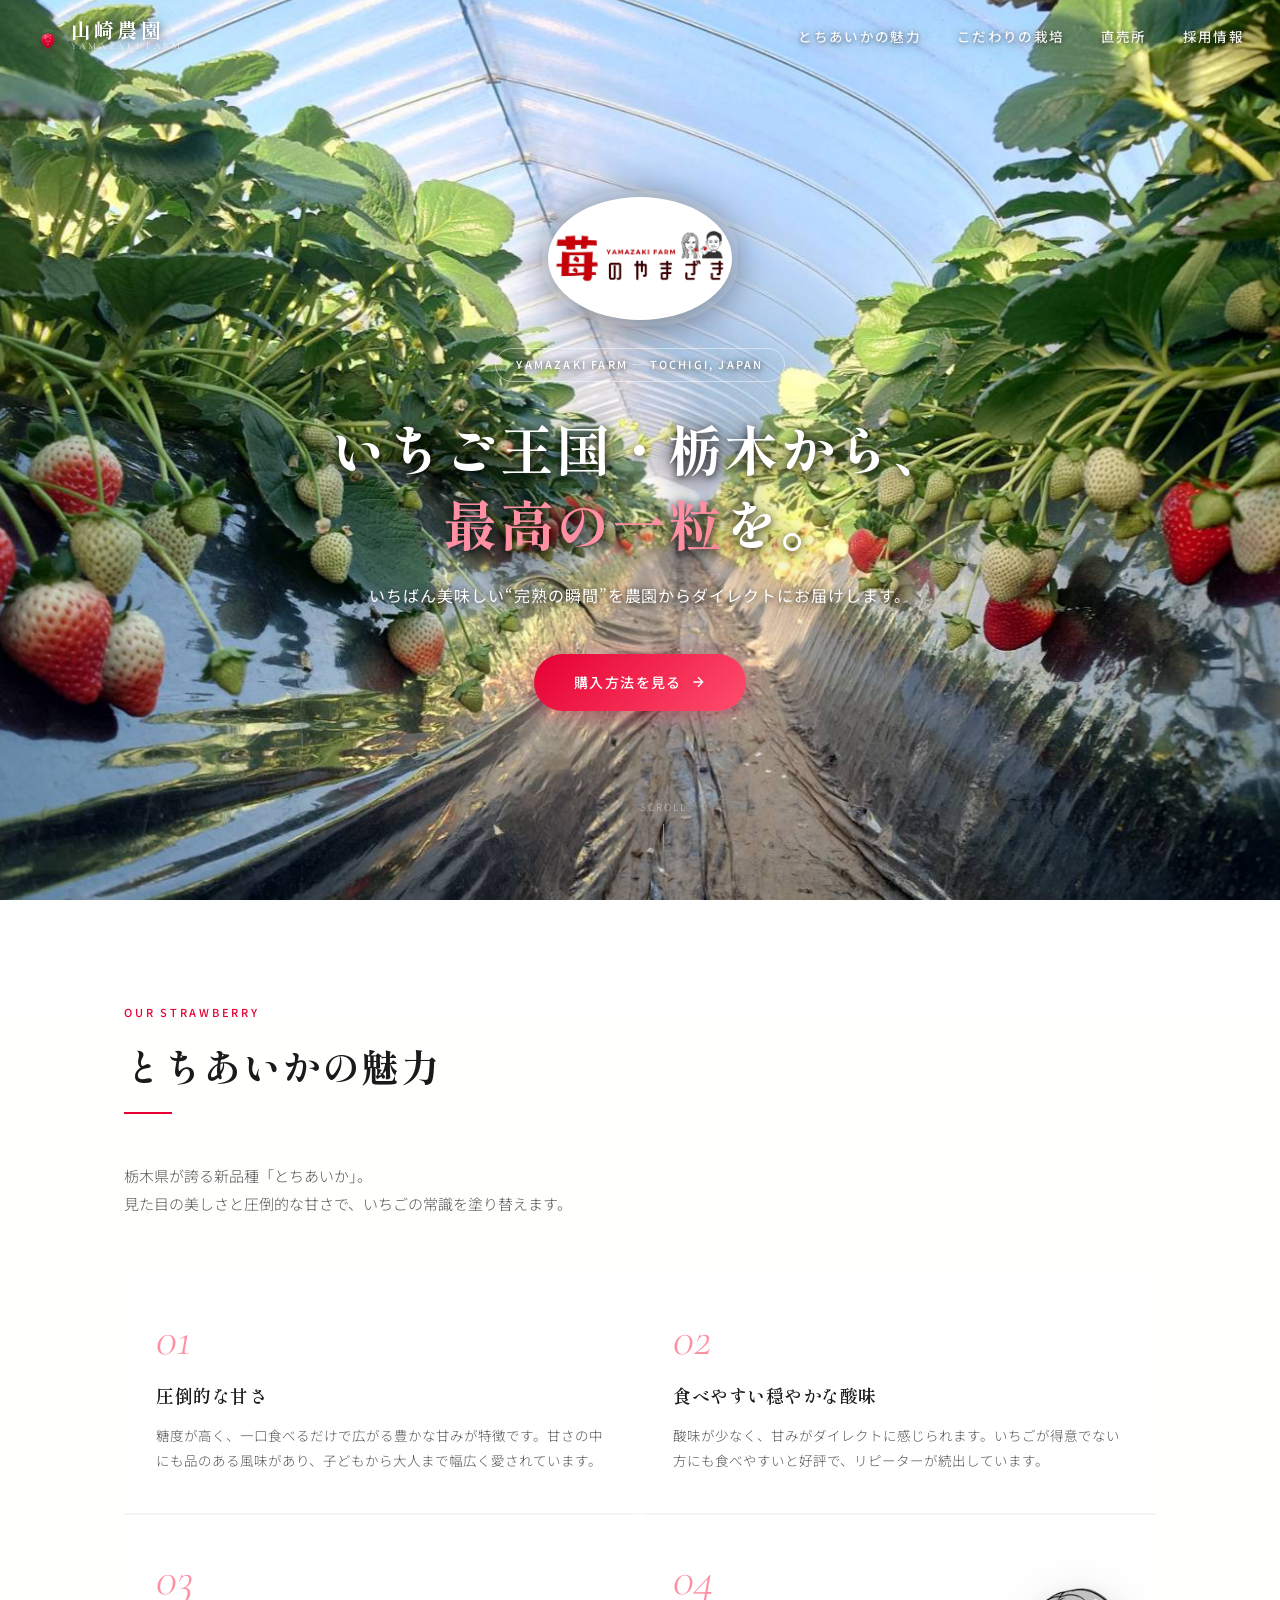
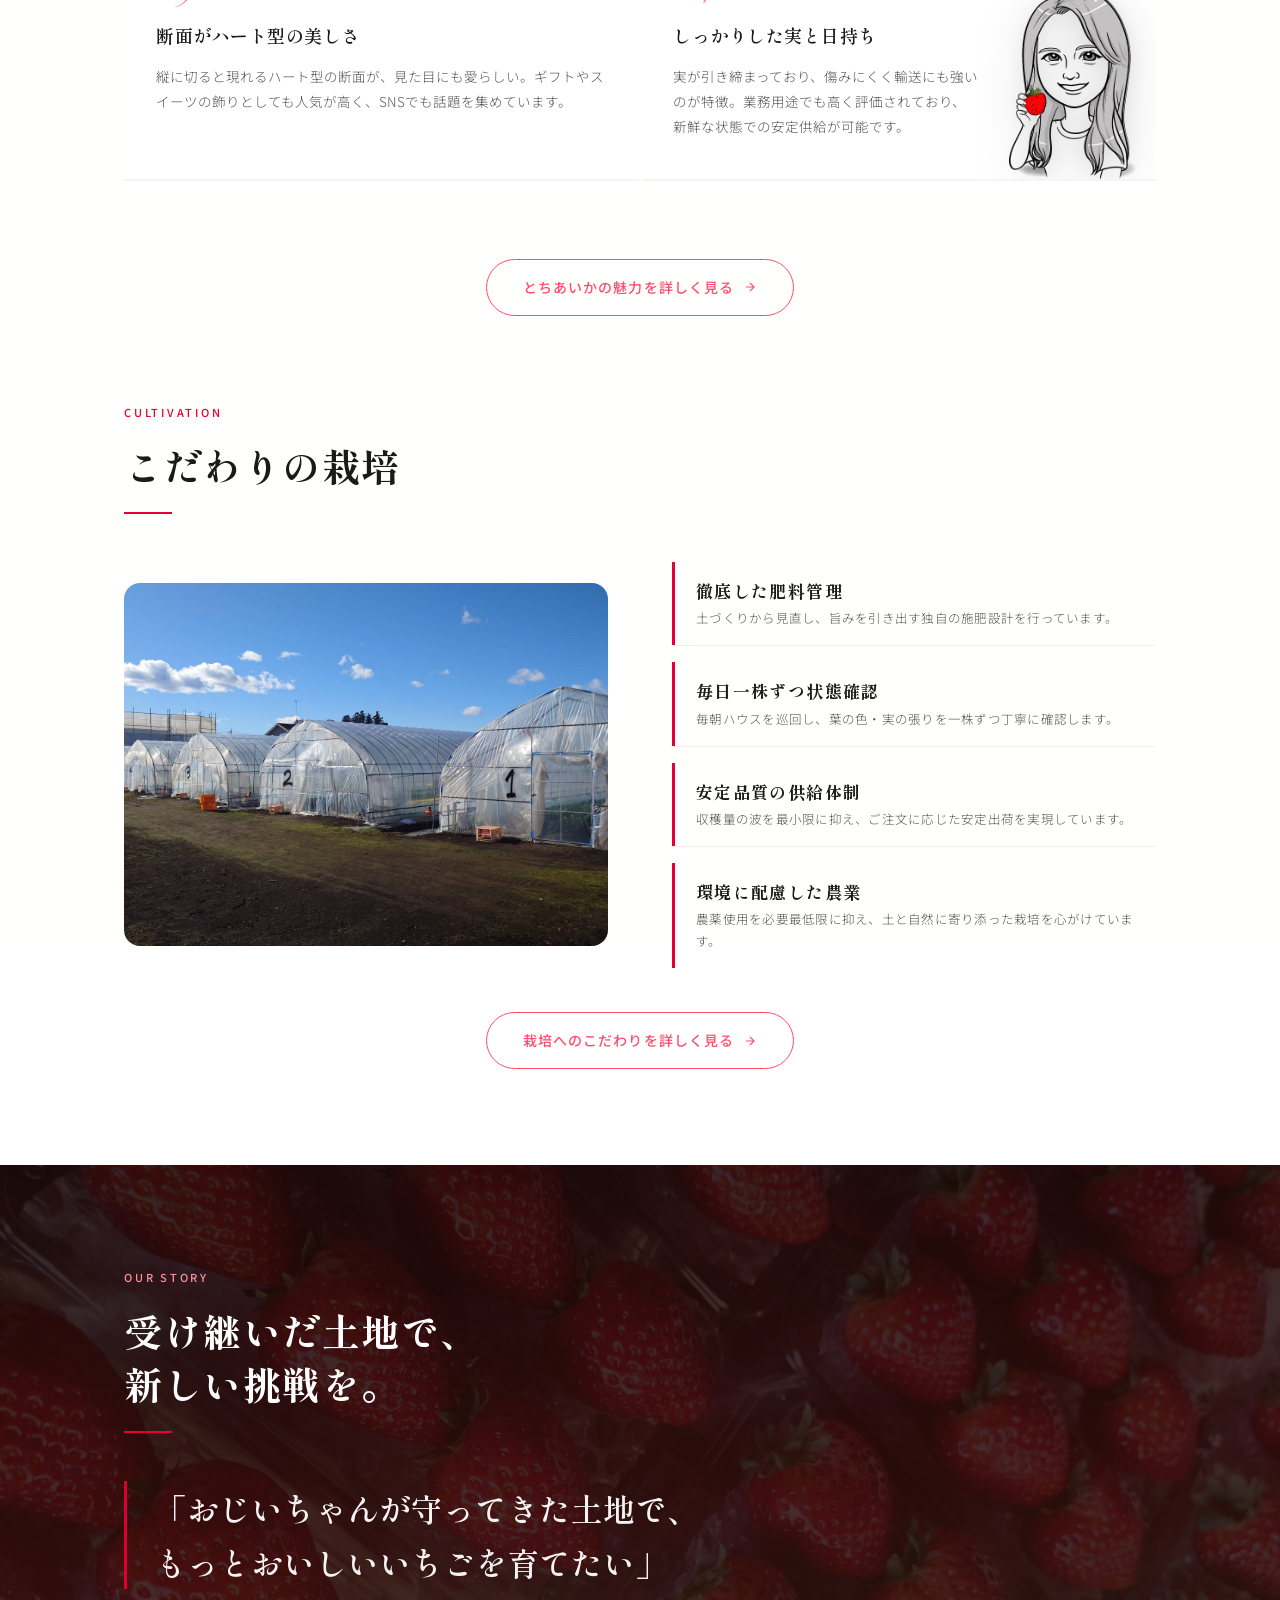
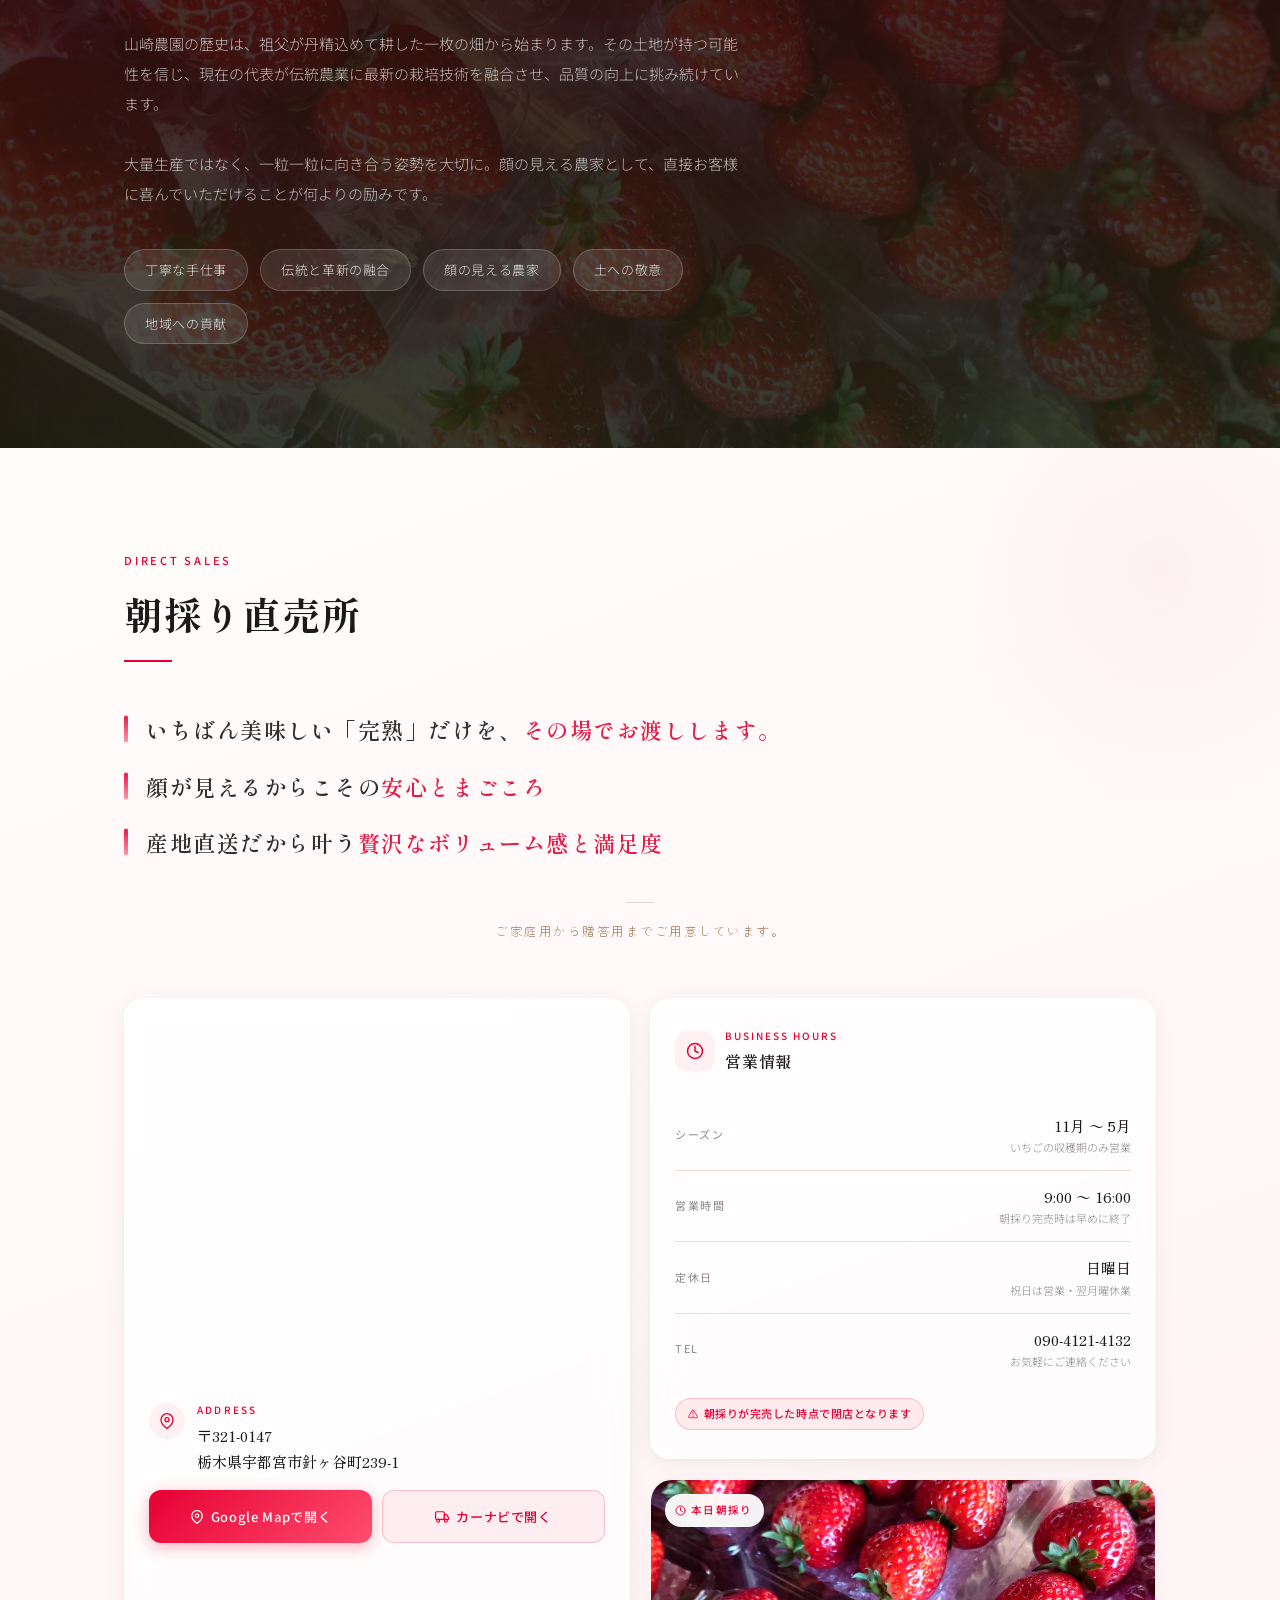
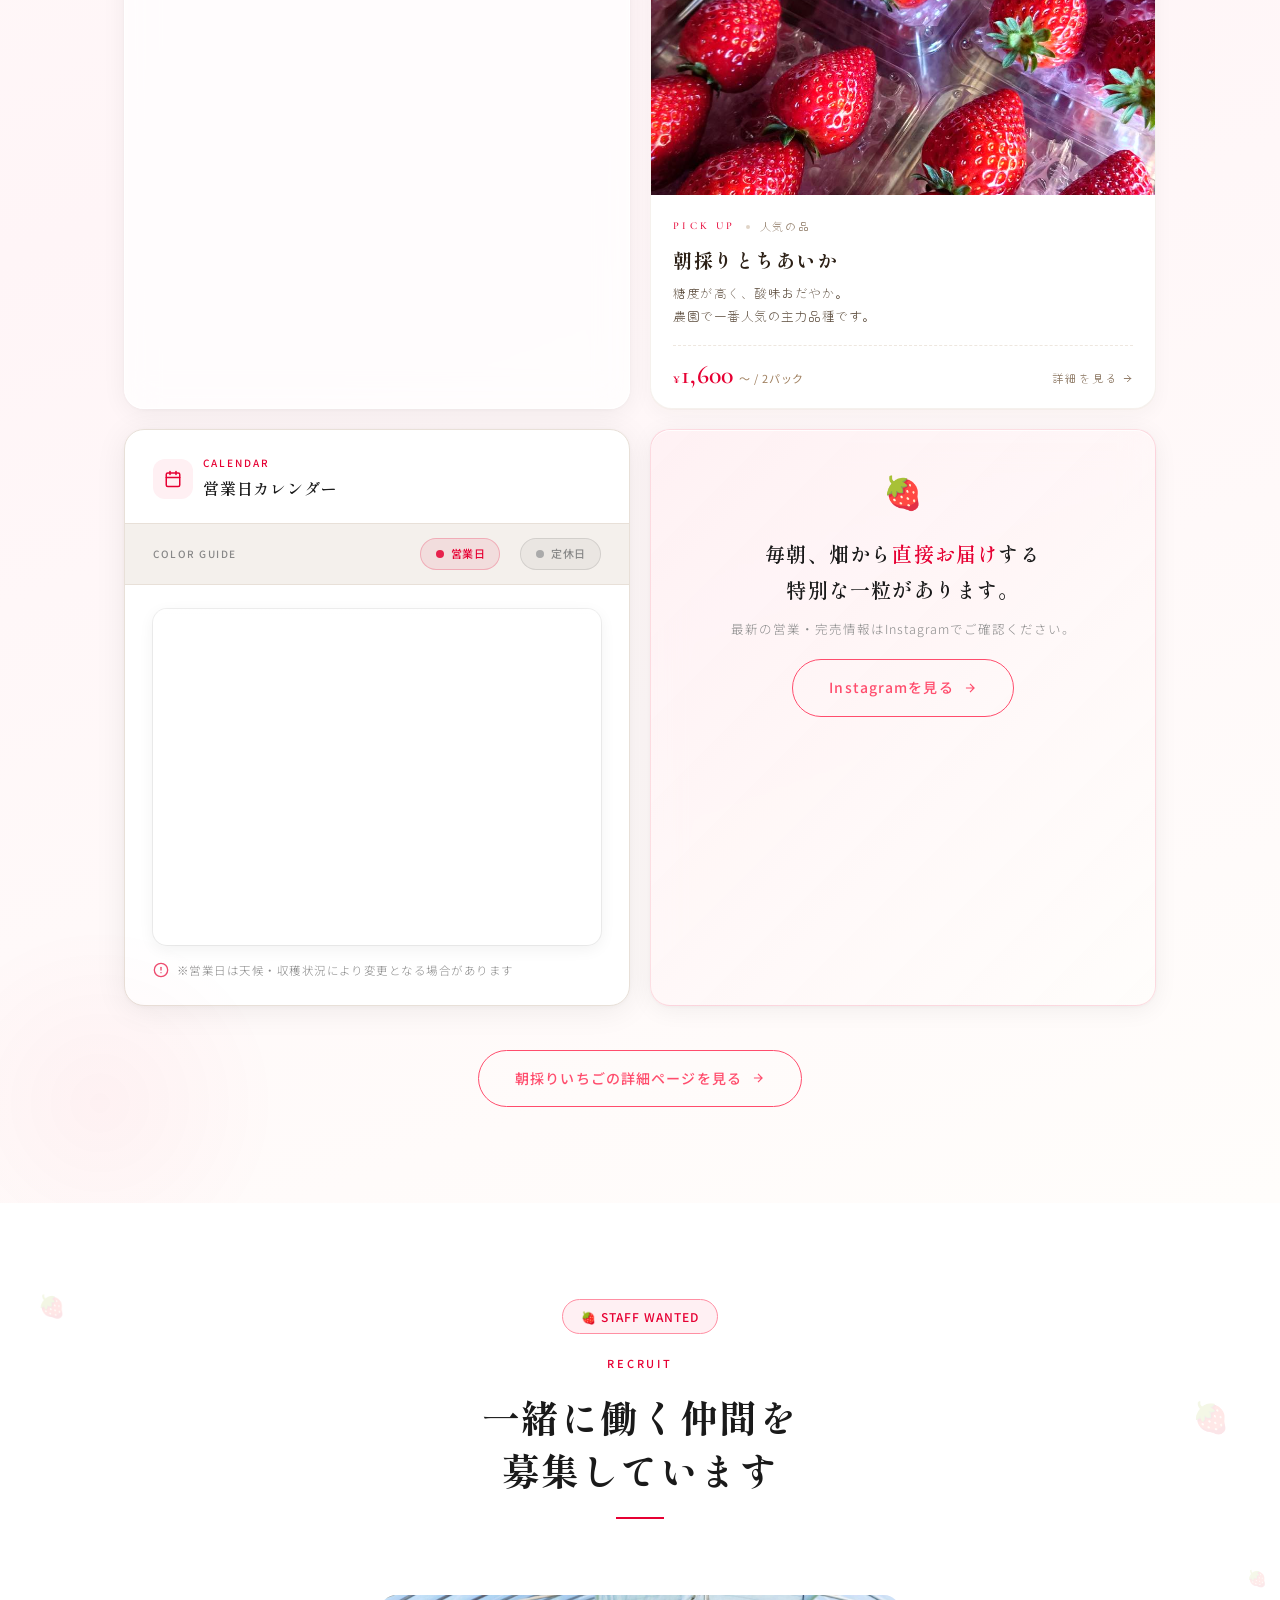
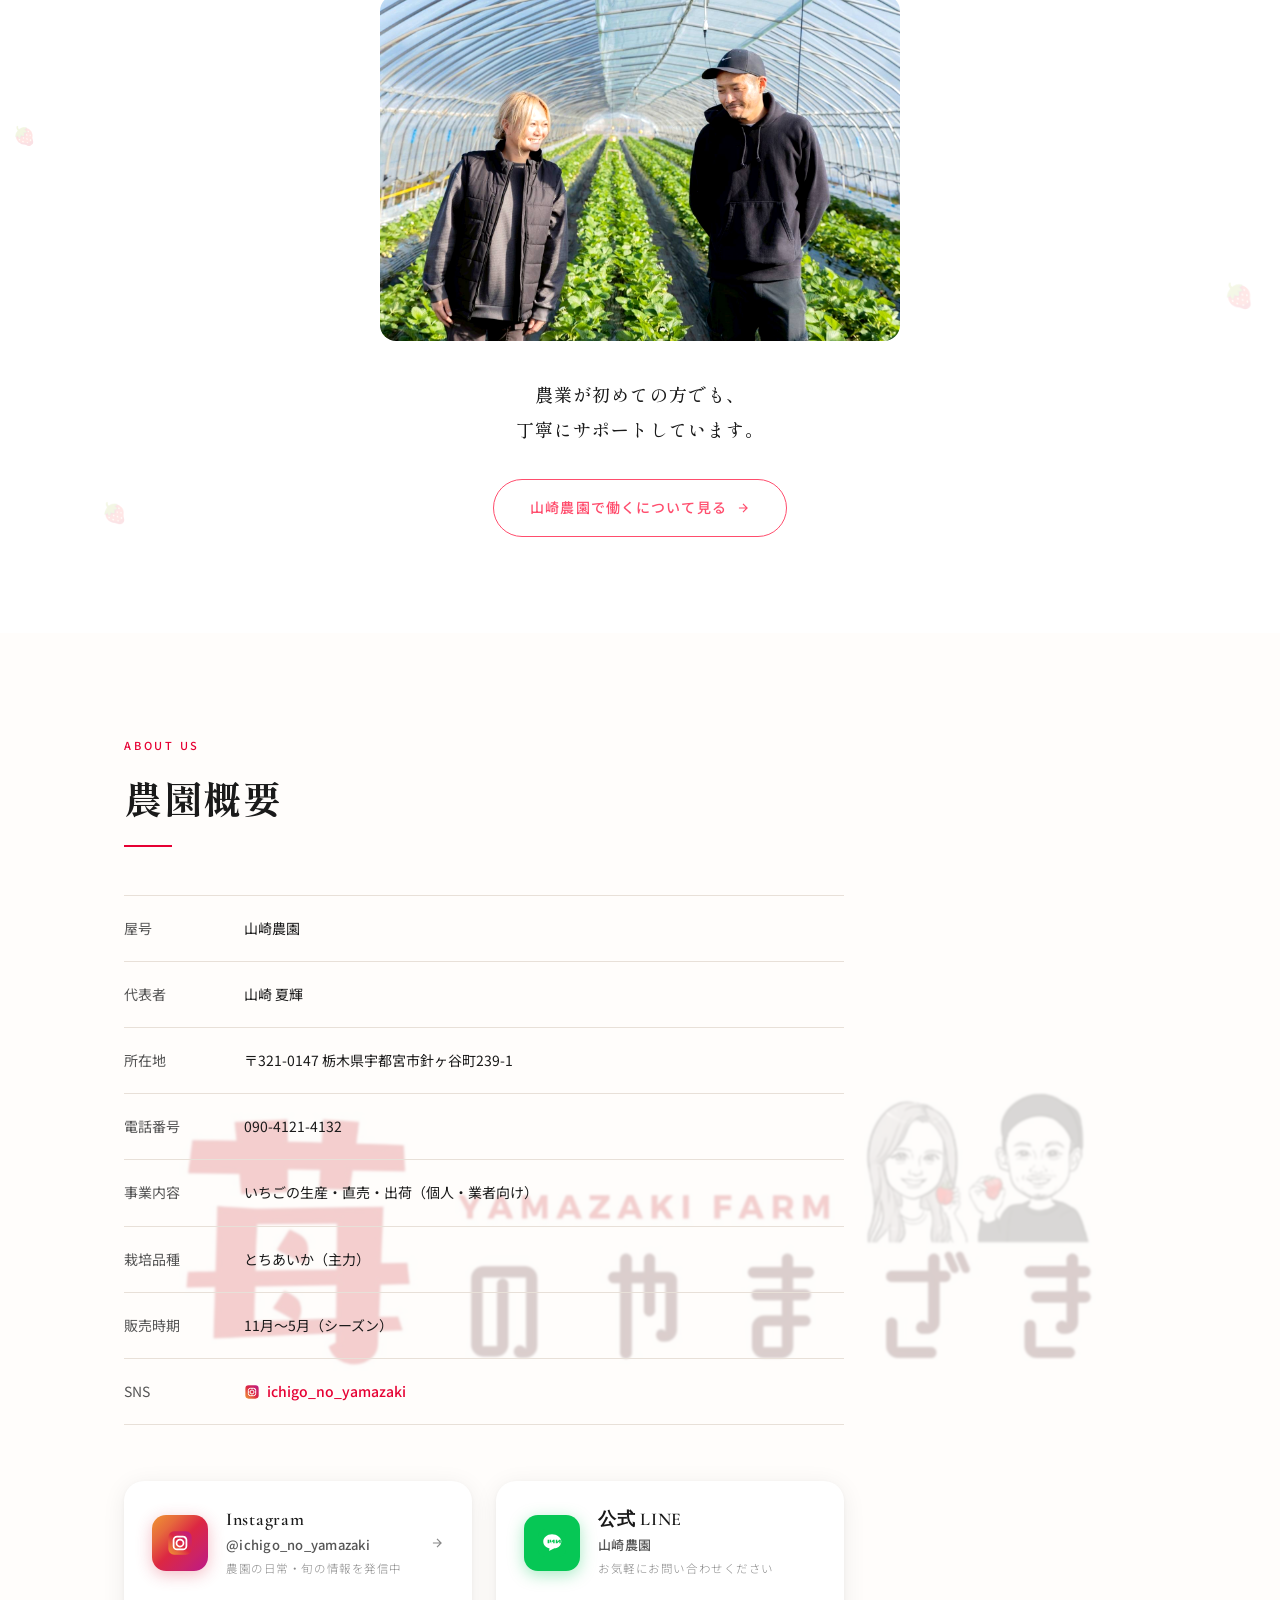
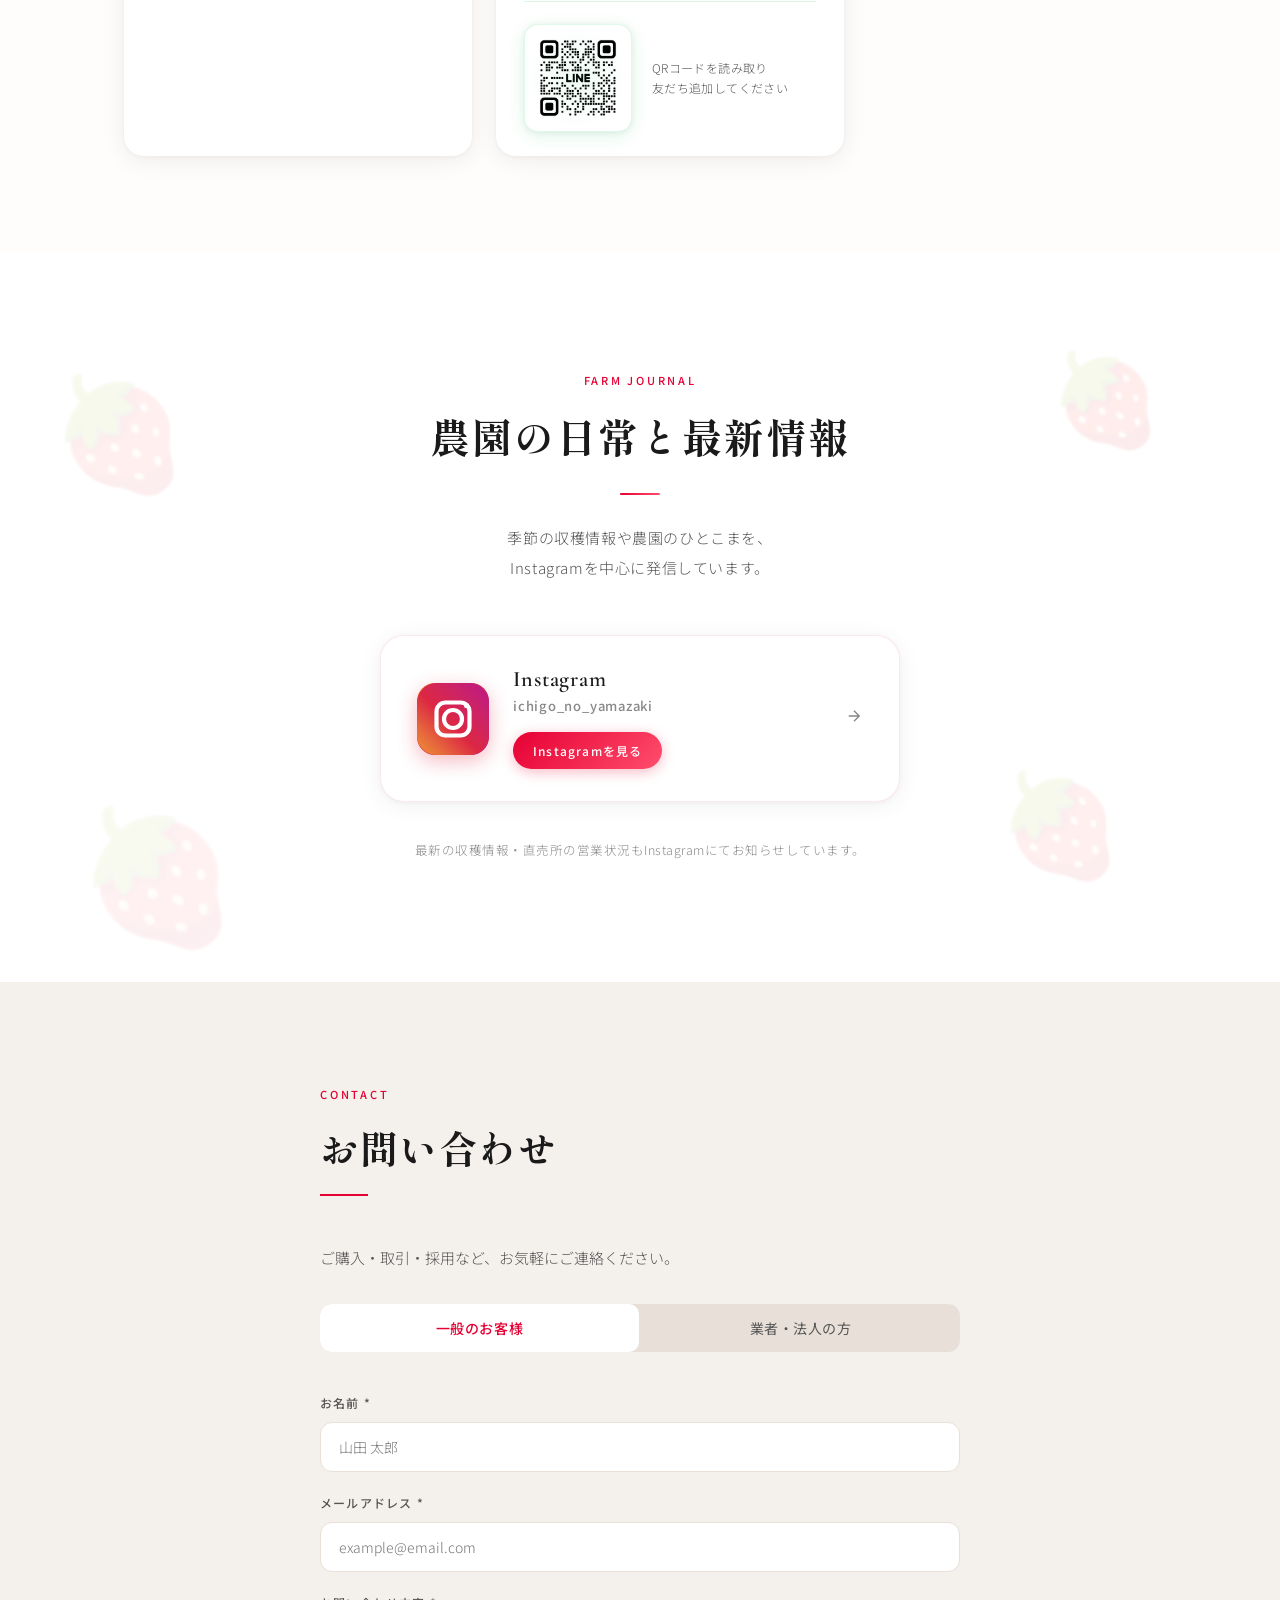
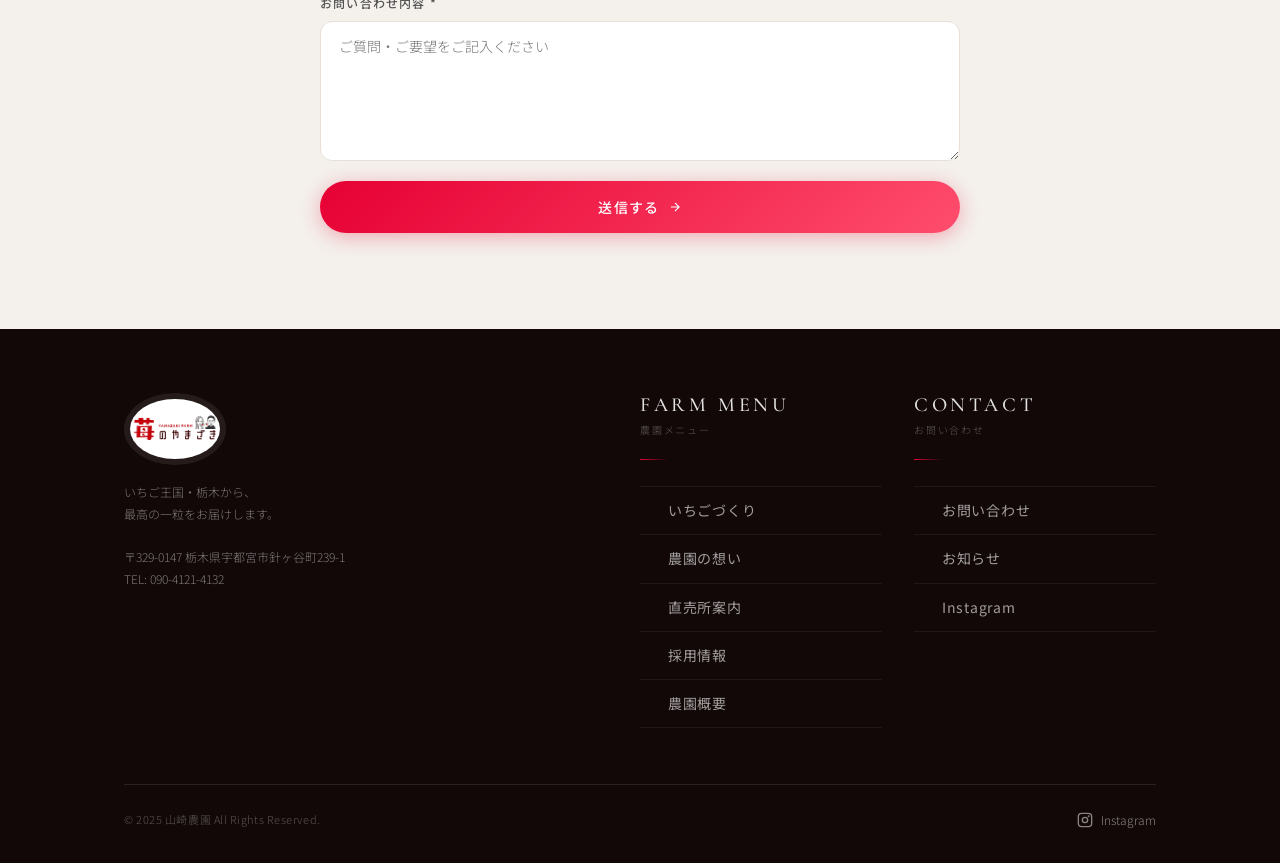
<file: index.html>
<!DOCTYPE html>
<html lang="ja">
<head>
  <meta charset="UTF-8">
  <meta name="viewport" content="width=device-width, initial-scale=1.0">
  <title>山崎農園 | いちご王国・栃木から、最高の一粒を。</title>
  <meta name="description" content="山崎農園は栃木県のいちご農園です。朝採りの新鮮ないちご「とちあいか」を直売所にてお届けしています。">
  <link rel="preconnect" href="https://fonts.googleapis.com">
  <link rel="preconnect" href="https://fonts.gstatic.com" crossorigin>
  <link href="https://fonts.googleapis.com/css2?family=Shippori+Mincho:wght@400;500;600;700;800&family=Noto+Sans+JP:wght@300;400;500&family=Cormorant+Garamond:ital,wght@0,400;0,500;1,400&family=Zen+Maru+Gothic:wght@400;500;700&display=swap" rel="stylesheet">
  <link rel="stylesheet" href="style.css">
</head>
<body>

<!-- PARALLAX 固定背景（JS制御・スマホ対応） -->
<div class="parallax-bg-fixed" id="parallaxBg" aria-hidden="true"></div>

<!-- FLOATING STRAWBERRY DECORATIONS -->
<div class="strawberry-float-layer" aria-hidden="true">
  <span class="sf">🍓</span>
  <span class="sf">🍓</span>
  <span class="sf">🍓</span>
  <span class="sf">🍓</span>
  <span class="sf">🍓</span>
  <span class="sf">🍓</span>
  <span class="sf">🍓</span>
  <span class="sf">🍓</span>
</div>

<!-- NAV -->
<nav id="main-nav">

  <a href="#" class="nav-logo">
    <!-- いちごSVGアイコン（高品質・ブランドロゴ風） -->
    <svg class="nav-logo-icon" viewBox="0 0 28 30" fill="none" xmlns="http://www.w3.org/2000/svg" aria-hidden="true">
      <defs>
        <!-- 苺本体グラデーション（赤〜深紅） -->
        <linearGradient id="nav-berry" x1="10" y1="10" x2="18" y2="28" gradientUnits="userSpaceOnUse">
          <stop offset="0%"   stop-color="#FF6B7A"/>
          <stop offset="45%"  stop-color="#E60033"/>
          <stop offset="100%" stop-color="#B8001F"/>
        </linearGradient>
        <!-- 艶ハイライト -->
        <radialGradient id="nav-shine" cx="38%" cy="28%" r="38%">
          <stop offset="0%"  stop-color="#fff" stop-opacity="0.28"/>
          <stop offset="100%" stop-color="#fff" stop-opacity="0"/>
        </radialGradient>
        <!-- ヘタグラデーション -->
        <linearGradient id="nav-hull" x1="14" y1="6" x2="14" y2="13" gradientUnits="userSpaceOnUse">
          <stop offset="0%"  stop-color="#68D391"/>
          <stop offset="100%" stop-color="#2F855A"/>
        </linearGradient>
      </defs>

      <!-- ヘタ（葉） -->
      <g opacity="0.92">
        <!-- 中央の葉 -->
        <path d="M14 11.5C14 11.5 13.5 7.5 14 5.5C14.5 7.5 14 11.5 14 11.5Z"
              fill="url(#nav-hull)" stroke="none"/>
        <!-- 左葉 -->
        <path d="M14 11C14 11 10.5 8.5 9.5 6.5C11.5 7.5 14 11 14 11Z"
              fill="url(#nav-hull)" stroke="none"/>
        <!-- 右葉 -->
        <path d="M14 11C14 11 17.5 8.5 18.5 6.5C16.5 7.5 14 11 14 11Z"
              fill="url(#nav-hull)" stroke="none"/>
        <!-- 外左葉 -->
        <path d="M13.5 11.5C13.5 11.5 9 10 7.5 8.5C9.5 9 13.5 11.5 13.5 11.5Z"
              fill="url(#nav-hull)" opacity="0.75"/>
        <!-- 外右葉 -->
        <path d="M14.5 11.5C14.5 11.5 19 10 20.5 8.5C18.5 9 14.5 11.5 14.5 11.5Z"
              fill="url(#nav-hull)" opacity="0.75"/>
      </g>

      <!-- 苺本体 -->
      <path d="M14 12C9.5 12 6 15.5 6.5 20C7 24 10.5 28.5 14 29C17.5 28.5 21 24 21.5 20C22 15.5 18.5 12 14 12Z"
            fill="url(#nav-berry)"/>
      <!-- 艶ハイライト -->
      <ellipse cx="11.5" cy="18" rx="3.5" ry="4.5" fill="url(#nav-shine)"/>

      <!-- 種（白い小さな点を上品に配置） -->
      <g fill="rgba(255,255,255,0.55)" stroke="none">
        <circle cx="11.5" cy="17.5" r="0.85"/>
        <circle cx="14"   cy="15.5" r="0.85"/>
        <circle cx="16.5" cy="17.5" r="0.85"/>
        <circle cx="12.5" cy="21"   r="0.85"/>
        <circle cx="15.5" cy="21"   r="0.85"/>
        <circle cx="14"   cy="24.5" r="0.75"/>
        <circle cx="11"   cy="14.5" r="0.7" opacity="0.7"/>
        <circle cx="17"   cy="14.5" r="0.7" opacity="0.7"/>
      </g>
    </svg>
    <span class="nav-logo-text">
      <span class="nav-logo-ja">山崎農園</span>
      <span class="nav-logo-en">Yamazaki Farm</span>
    </span>
  </a>

  <ul class="nav-links">
    <li><a href="#features">とちあいかの魅力</a></li>
    <li><a href="#cultivation">こだわりの栽培</a></li>
    <li><a href="#shop">直売所</a></li>
    <li><a href="#recruit">採用情報</a></li>
  </ul>

  <!-- ハンバーガーボタン（スマホ用） -->
  <button class="nav-hamburger" id="navHamburger" aria-label="メニューを開く" aria-expanded="false" aria-controls="mobileMenu">
    <span class="nav-hamburger-line"></span>
    <span class="nav-hamburger-line"></span>
    <span class="nav-hamburger-line"></span>
  </button>

</nav>

<!-- モバイルメニュー（スマホ用ドロワー） -->
<div id="mobileMenuBackdrop" aria-hidden="true"></div>
<aside id="mobileMenu" aria-hidden="true" role="dialog" aria-label="ナビゲーションメニュー">

  <!-- ヘッダー行 -->
  <div class="mm-header-row">
    <div class="mm-header-left">
      <span class="mm-header-label">MENU</span>
      <span class="mm-header-line"></span>
      <span class="mm-header-brand">YAMAZAKI FARM</span>
    </div>
    <button class="mm-close-btn" id="mobileMenuClose" aria-label="メニューを閉じる"></button>
  </div>

  <!-- ナビリスト -->
  <ul class="mm-nav-list">
    <li><a href="#hero"        data-menu-link><span class="mm-n">00</span>ホーム</a></li>
    <li><a href="#features"    data-menu-link><span class="mm-n">01</span>とちあいかの魅力</a></li>
    <li><a href="#cultivation" data-menu-link><span class="mm-n">02</span>こだわりの栽培</a></li>
    <li><a href="#shop"        data-menu-link><span class="mm-n">03</span>直売所</a></li>
    <li><a href="#recruit"     data-menu-link><span class="mm-n">04</span>採用情報</a></li>
  </ul>

  <!-- ブランドロゴ -->
  <div class="mm-brand-visual">
    <img src="yamazaki_logo_chars.png" alt="苺のやまざき YAMAZAKI FARM" loading="lazy">
  </div>

  <!-- 電話番号 -->
  <a href="tel:09041214132" class="mm-tel-link">
    <svg width="15" height="15" viewBox="0 0 24 24" fill="none" stroke="currentColor" stroke-width="1.8" stroke-linecap="round" stroke-linejoin="round" aria-hidden="true">
      <path d="M22 16.92v3a2 2 0 0 1-2.18 2 19.79 19.79 0 0 1-8.63-3.07A19.5 19.5 0 0 1 4.13 11.9a19.79 19.79 0 0 1-3.07-8.67A2 2 0 0 1 3.04 1h3a2 2 0 0 1 2 1.72c.13.96.34 1.9.61 2.81a2 2 0 0 1-.45 2.11L7.09 8.75a16 16 0 0 0 6 6l1.11-1.11a2 2 0 0 1 2.11-.45c.91.27 1.85.48 2.81.61A2 2 0 0 1 21 16.92z"/>
    </svg>
    <div class="mm-tel-body">
      <span class="mm-tel-label">お電話でのお問い合わせ</span>
      <span class="mm-tel-num">090-4121-4132</span>
    </div>
  </a>

  <!-- Instagram -->
  <a href="https://www.instagram.com/ichigo_no_yamazaki/" target="_blank" rel="noopener" class="mm-ig-link">
    <svg width="14" height="14" viewBox="0 0 24 24" fill="none" stroke="currentColor" stroke-width="1.8" stroke-linecap="round" stroke-linejoin="round" aria-hidden="true">
      <rect x="2" y="2" width="20" height="20" rx="5" ry="5"/>
      <path d="M16 11.37A4 4 0 1 1 12.63 8 4 4 0 0 1 16 11.37z"/>
      <line x1="17.5" y1="6.5" x2="17.51" y2="6.5"/>
    </svg>
    @ichigo_no_yamazaki
  </a>

</aside>

<!-- ① HERO -->
<section id="hero">
  <div class="hero-bg"></div>
  <div class="hero-content">
    <img src="./yamazaki_logo.png" alt="苺のやまざき YAMAZAKI FARM" class="hero-logo">
    <div class="hero-tag">YAMAZAKI FARM — TOCHIGI, JAPAN</div>
    <h1 class="hero-title">
      いちご王国・栃木から、<br><span>最高の一粒</span>を。
    </h1>
    <p class="hero-sub">いちばん美味しい“完熟の瞬間”を農園からダイレクトにお届けします。</p>
    <a href="#shop" class="btn-primary">
      <span>購入方法を見る</span>
      <svg width="16" height="16" viewBox="0 0 24 24" fill="none" stroke="currentColor" stroke-width="2"><path d="M5 12h14M12 5l7 7-7 7"/></svg>
    </a>
  </div>
  <div class="hero-scroll">
    <span>SCROLL</span>
    <div class="scroll-line"></div>
  </div>
</section>

<!-- ② FEATURES -->
<section id="features" class="parallax">
  <div class="container">

    <!-- とちあいか -->
    <div class="reveal tochiaika-section-wrap" style="margin-bottom: 80px;">
      <span class="section-label">OUR STRAWBERRY</span>
      <h2 class="section-title">とちあいかの魅力</h2>
      <div class="section-divider"></div>
      <p class="section-lead">栃木県が誇る新品種「とちあいか」。<br>見た目の美しさと圧倒的な甘さで、いちごの常識を塗り替えます。</p>

      <div class="features-grid">
        <div class="feature-card">
          <div class="feature-num">01</div>
          <h3 class="feature-title">圧倒的な甘さ</h3>
          <p class="feature-text">糖度が高く、一口食べるだけで広がる豊かな甘みが特徴です。甘さの中にも品のある風味があり、子どもから大人まで幅広く愛されています。</p>
        </div>
        <div class="feature-card feature-card--no-hover">
          <div class="feature-num">02</div>
          <h3 class="feature-title">食べやすい穏やかな酸味</h3>
          <p class="feature-text">酸味が少なく、甘みがダイレクトに感じられます。いちごが得意でない方にも食べやすいと好評で、リピーターが続出しています。</p>
        </div>
        <div class="feature-card feature-card--no-hover">
          <div class="feature-num">03</div>
          <h3 class="feature-title">断面がハート型の美しさ</h3>
          <p class="feature-text">縦に切ると現れるハート型の断面が、見た目にも愛らしい。ギフトやスイーツの飾りとしても人気が高く、SNSでも話題を集めています。</p>
        </div>
        <div class="feature-card feature-card--has-character">
          <div class="feature-num">04</div>
          <h3 class="feature-title">しっかりした実と日持ち</h3>
          <p class="feature-text">実が引き締まっており、傷みにくく輸送にも強い<br>のが特徴。業務用途でも高く評価されており、<br>新鮮な状態での安定供給が可能です。</p>
          <!-- キャラクター画像（透明PNG・浮遊アニメーション） -->
          <div class="tochiaika-character" aria-hidden="true">
            <img src="./tochiaika_character.png" alt="">
          </div>
        </div>
      </div>

      <!-- とちあいか詳細ページへのリンクボタン -->
      <div style="margin-top: 44px; text-align: center;">
        <a href="./tochiaika/tochiaika.html" class="btn-cultivation-detail">
          <span>とちあいかの魅力を詳しく見る</span>
          <svg width="14" height="14" viewBox="0 0 24 24" fill="none" stroke="currentColor" stroke-width="2"><path d="M5 12h14M12 5l7 7-7 7"/></svg>
        </a>
      </div>
    </div>

    <!-- こだわりの栽培 -->
    <div id="cultivation" class="reveal">
      <span class="section-label">CULTIVATION</span>
      <h2 class="section-title">こだわりの栽培</h2>
      <div class="section-divider"></div>

      <div class="cultivation-wrap">
        <div class="cultivation-img">
          <img src="./kodawari.jpg" alt="いちご栽培ハウス">
        </div>
        <div class="cultivation-points">
          <div class="point-item">
            <div class="point-accent-line"></div>
            <div class="point-icon-wrap"></div>
            <div class="point-body">
              <h4>徹底した肥料管理</h4>
              <p class="point-desc">土づくりから見直し、旨みを引き出す独自の施肥設計を行っています。</p>
            </div>
          </div>
          <div class="point-item">
            <div class="point-accent-line"></div>
            <div class="point-icon-wrap"></div>
            <div class="point-body">
              <h4>毎日一株ずつ状態確認</h4>
              <p class="point-desc">毎朝ハウスを巡回し、葉の色・実の張りを一株ずつ丁寧に確認します。</p>
            </div>
          </div>
          <div class="point-item">
            <div class="point-accent-line"></div>
            <div class="point-icon-wrap"></div>
            <div class="point-body">
              <h4>安定品質の供給体制</h4>
              <p class="point-desc">収穫量の波を最小限に抑え、ご注文に応じた安定出荷を実現しています。</p>
            </div>
          </div>
          <div class="point-item">
            <div class="point-accent-line"></div>
            <div class="point-icon-wrap"></div>
            <div class="point-body">
              <h4>環境に配慮した農業</h4>
              <p class="point-desc">農薬使用を必要最低限に抑え、土と自然に寄り添った栽培を心がけています。</p>
            </div>
          </div>
        </div>
      </div>

      <!-- 詳細ページへのリンクボタン -->
      <div style="margin-top: 44px; text-align: center;">
        <a href="./cultivation/cultivation.html" class="btn-cultivation-detail">
          <span>栽培へのこだわりを詳しく見る</span>
          <svg width="14" height="14" viewBox="0 0 24 24" fill="none" stroke="currentColor" stroke-width="2"><path d="M5 12h14M12 5l7 7-7 7"/></svg>
        </a>
      </div>
    </div>

  </div>
</section>

<!-- ③ STORY -->
<section id="story">
  <div class="container reveal" style="position: relative; z-index: 1;">
    <div class="story-layout">
      <!-- 左：テキスト -->
      <div class="story-text-col">
        <span class="section-label">OUR STORY</span>
        <h2 class="section-title" style="color: white;">受け継いだ土地で、<br>新しい挑戦を。</h2>
        <div class="section-divider"></div>

        <blockquote class="story-quote">
          「おじいちゃんが守ってきた土地で、<br>もっとおいしいいちごを育てたい」
        </blockquote>

        <p class="story-body">
          山崎農園の歴史は、祖父が丹精込めて耕した一枚の畑から始まります。その土地が持つ可能性を信じ、現在の代表が伝統農業に最新の栽培技術を融合させ、品質の向上に挑み続けています。<br><br>
          大量生産ではなく、一粒一粒に向き合う姿勢を大切に。顔の見える農家として、直接お客様に喜んでいただけることが何よりの励みです。
        </p>

        <div class="story-values">
          <span class="story-tag">丁寧な手仕事</span>
          <span class="story-tag">伝統と革新の融合</span>
          <span class="story-tag">顔の見える農家</span>
          <span class="story-tag">土への敬意</span>
          <span class="story-tag">地域への貢献</span>
        </div>
      </div>
    </div>
  </div>
</section>

<!-- ④ SHOP – REDESIGNED -->
<section id="shop">
  <div class="container">

    <!-- セクションヘッダー -->
    <div class="reveal" style="margin-bottom: 48px;">
      <span class="section-label">DIRECT SALES</span>
      <h2 class="section-title">朝採り直売所</h2>
      <div class="section-divider"></div>
    </div>

    <!-- 朝採りキャッチフレーズ -->
    <div class="reveal shop-morning-banner">
      <p class="shop-morning-phrase">いちばん美味しい「完熟」だけを、<em>その場でお渡しします。</em></p>
      <p class="shop-morning-phrase">顔が見えるからこその<em>安心とまごころ</em></p>
      <p class="shop-morning-phrase">産地直送だから叶う<em>贅沢なボリューム感と満足度</em></p>
      <p class="shop-morning-sub">ご家庭用から贈答用までご用意しています。</p>
    </div>

    <!-- カードグリッド -->
    <div class="shop-cards-grid">

      <!-- ① 地図カード -->
      <div class="reveal shop-card shop-card--map">
        <div class="shop-card-map-frame">
          <iframe
  src="https://www.google.com/maps?q=%E8%8B%BA%E3%81%AE%E3%82%84%E3%81%BE%E3%81%96%E3%81%8D%20%E5%B1%B1%E5%B4%8E%E8%BE%B2%E5%9C%92%20%E6%A0%83%E6%9C%A8%E7%9C%8C%E5%AE%87%E9%83%BD%E5%AE%AE%E5%B8%82%E9%87%9D%E3%83%B6%E8%B0%B7%E7%94%BA239-1&output=embed"
  width="100%"
  height="360"
  style="border:0;"
  allowfullscreen=""
  loading="lazy"
  referrerpolicy="no-referrer-when-downgrade"
  title="山崎農園 Googleマップ">
</iframe>
        </div>
        <div class="shop-card-map-body">
          <div class="shop-card-address-row">
            <div class="shop-card-address-icon">
              <svg viewBox="0 0 24 24" fill="none" stroke="#E60033" stroke-width="2" stroke-linecap="round" stroke-linejoin="round">
                <path d="M21 10c0 7-9 13-9 13s-9-6-9-13a9 9 0 0 1 18 0z"/><circle cx="12" cy="10" r="3"/>
              </svg>
            </div>
            <div>
              <div class="shop-card-address-label">ADDRESS</div>
              <div class="shop-card-address-text">〒321-0147<br>栃木県宇都宮市針ヶ谷町239-1</div>
            </div>
          </div>
          <div class="shop-card-map-btns">
            <a href="https://maps.app.goo.gl/XkfUUkRdaidzKCjj6?g_st=al" target="_blank" rel="noopener" class="btn-map-primary">
              <svg width="14" height="14" viewBox="0 0 24 24" fill="none" stroke="currentColor" stroke-width="2.2" stroke-linecap="round" stroke-linejoin="round"><path d="M21 10c0 7-9 13-9 13s-9-6-9-13a9 9 0 0 1 18 0z"/><circle cx="12" cy="10" r="3"/></svg>
              Google Mapで開く
            </a>
            <a href="https://maps.app.goo.gl/XkfUUkRdaidzKCjj6?g_st=al" target="_blank" rel="noopener" class="btn-map-secondary">
              <svg width="14" height="14" viewBox="0 0 24 24" fill="none" stroke="currentColor" stroke-width="2" stroke-linecap="round" stroke-linejoin="round"><rect x="1" y="3" width="15" height="13" rx="2"/><path d="M16 8h4l3 5v3h-7V8z"/><circle cx="5.5" cy="18.5" r="2.5"/><circle cx="18.5" cy="18.5" r="2.5"/></svg>
              カーナビで開く
            </a>
          </div>
        </div>
      </div>

      <!-- ② 営業情報カード -->
      <div class="reveal shop-card shop-card--hours">
        <div class="shop-card-header">
          <div class="shop-card-header-icon">
            <svg viewBox="0 0 24 24" fill="none" stroke="#E60033" stroke-width="2" stroke-linecap="round" stroke-linejoin="round" width="18" height="18">
              <circle cx="12" cy="12" r="10"/><path d="M12 6v6l4 2"/>
            </svg>
          </div>
          <div>
            <div class="shop-card-header-label">BUSINESS HOURS</div>
            <div class="shop-card-header-title">営業情報</div>
          </div>
        </div>
        <div class="shop-hours-rows">
          <div class="shop-hours-row">
            <span class="shop-hours-key">シーズン</span>
            <span class="shop-hours-val">11月 〜 5月<small>いちごの収穫期のみ営業</small></span>
          </div>
          <div class="shop-hours-row">
            <span class="shop-hours-key">営業時間</span>
            <span class="shop-hours-val">9:00 〜 16:00<small>朝採り完売時は早めに終了</small></span>
          </div>
          <div class="shop-hours-row">
            <span class="shop-hours-key">定休日</span>
            <span class="shop-hours-val">日曜日<small>祝日は営業・翌月曜休業</small></span>
          </div>
          <div class="shop-hours-row">
            <span class="shop-hours-key">TEL</span>
            <span class="shop-hours-val">090-4121-4132<small>お気軽にご連絡ください</small></span>
          </div>
        </div>
        <div class="shop-soldout-badge">朝採りが完売した時点で閉店となります</div>
      </div>

      <!-- ③ 人気の朝採りいちごカード（直売所詳細ページへの導線） -->
      <a href="./shop/chokubaijo.html" class="reveal shop-card shop-card--product">
        <div class="shop-product-photo">
          <img src="./ichigo.jpg" alt="朝採りとちあいか" loading="lazy">
          <span class="shop-product-fresh-tag">
            <svg viewBox="0 0 24 24" width="11" height="11" fill="none" stroke="currentColor" stroke-width="2" stroke-linecap="round" stroke-linejoin="round" aria-hidden="true"><circle cx="12" cy="12" r="10"/><path d="M12 6v6l4 2"/></svg>
            本日朝採り
          </span>
        </div>
        <div class="shop-product-body">
          <div class="shop-product-meta">
            <span class="shop-product-label">PICK UP</span>
            <span class="shop-product-meta-dot" aria-hidden="true"></span>
            <span class="shop-product-cat">人気の品</span>
          </div>
          <h3 class="shop-product-title">朝採りとちあいか</h3>
          <p class="shop-product-desc">糖度が高く、酸味おだやか。<br>農園で一番人気の主力品種です。</p>
          <div class="shop-product-pricerow">
            <div class="shop-product-price">
              <span class="shop-product-price-from">¥</span>
              <span class="shop-product-price-num">1,600</span>
              <span class="shop-product-price-unit">〜 / 2パック</span>
            </div>
            <span class="shop-product-detail-link">
              詳細を見る
              <svg width="11" height="11" viewBox="0 0 24 24" fill="none" stroke="currentColor" stroke-width="2" stroke-linecap="round" stroke-linejoin="round" aria-hidden="true"><path d="M5 12h14M12 5l7 7-7 7"/></svg>
            </span>
          </div>
        </div>
      </a>

      <!-- ④ カレンダーカード -->
      <div class="reveal shop-card shop-card--calendar">

        <!-- ヘッダー -->
        <div class="shop-card-header">
          <div class="shop-card-header-icon">
            <svg viewBox="0 0 24 24" fill="none" stroke="#E60033" stroke-width="2" stroke-linecap="round" stroke-linejoin="round" width="18" height="18">
              <rect x="3" y="4" width="18" height="18" rx="2"/><line x1="16" y1="2" x2="16" y2="6"/><line x1="8" y1="2" x2="8" y2="6"/><line x1="3" y1="10" x2="21" y2="10"/>
            </svg>
          </div>
          <div>
            <div class="shop-card-header-label">CALENDAR</div>
            <div class="shop-card-header-title">営業日カレンダー</div>
          </div>
        </div>

        <!-- 凡例バー -->
        <div class="cal-legend-bar">
          <span class="cal-legend-bar-title">COLOR GUIDE</span>
          <span class="cal-legend-pill cal-legend-pill--open">
            <svg width="10" height="10" viewBox="0 0 10 10"><circle cx="5" cy="5" r="4" fill="#E60033" opacity="0.85"/></svg>
            営業日
          </span>
          <span class="cal-legend-pill cal-legend-pill--closed">
            <svg width="10" height="10" viewBox="0 0 10 10"><circle cx="5" cy="5" r="4" fill="#aaa"/></svg>
            定休日
          </span>
        </div>

        <!-- Googleカレンダー埋め込み -->
        <div class="gcal-outer">
          <div class="gcal-frame-wrap">
            <!--
              ▼ ここにGoogleカレンダーの埋め込みURLを設定してください
              手順: Googleカレンダー → 設定 → カレンダーの設定
                    → 「カレンダーを統合」→「埋め込みコード」をコピー
              下記 src の URL を自分のカレンダーIDに変更してください
            -->
            <iframe
              src="https://calendar.google.com/calendar/embed?src=YOUR_CALENDAR_ID%40gmail.com&ctz=Asia%2FTokyo&mode=MONTH&showTitle=0&showNav=1&showDate=1&showPrint=0&showTabs=0&showCalendars=0&showTz=0&bgcolor=%23ffffff&color=%23E60033"
              frameborder="0"
              scrolling="no"
              title="山崎農園 営業日カレンダー"
              loading="lazy"
              aria-label="営業日カレンダー"
            ></iframe>
            <div class="gcal-frame-overlay-top" aria-hidden="true"></div>
          </div>
        </div>

        <!-- 注意文 -->
        <div class="cal-notice">
          <svg class="cal-notice-icon" viewBox="0 0 24 24" fill="none" stroke="currentColor" stroke-width="2" stroke-linecap="round" stroke-linejoin="round">
            <circle cx="12" cy="12" r="10"/><line x1="12" y1="8" x2="12" y2="12"/><line x1="12" y1="16" x2="12.01" y2="16"/>
          </svg>
          <p class="cal-notice-text">※営業日は天候・収穫状況により変更となる場合があります</p>
        </div>

      </div>

      <!-- ⑤ 朝採りメッセージカード -->
      <div class="reveal shop-card shop-card--message">
        <span class="shop-message-icon">🍓</span>
        <p class="shop-message-main">
          毎朝、畑から<em>直接お届け</em>する<br>特別な一粒があります。
        </p>
        <p class="shop-message-sub">
          最新の営業・完売情報はInstagramでご確認ください。
        </p>
        <div style="margin-top: 20px; display: flex; justify-content: center;">
          <a href="https://www.instagram.com/ichigo_no_yamazaki/" target="_blank" rel="noopener" class="btn-cultivation-detail">
            <span>Instagramを見る</span>
            <svg width="14" height="14" viewBox="0 0 24 24" fill="none" stroke="currentColor" stroke-width="2"><path d="M5 12h14M12 5l7 7-7 7"/></svg>
          </a>
        </div>
      </div>

    </div>

    <!-- 直売所詳細ページへの自然な導線 -->
    <div class="reveal shop-lineup-cta">
      <a href="./shop/chokubaijo.html" class="btn-cultivation-detail">
        <span>朝採りいちごの詳細ページを見る</span>
        <svg width="14" height="14" viewBox="0 0 24 24" fill="none" stroke="currentColor" stroke-width="2"><path d="M5 12h14M12 5l7 7-7 7"/></svg>
      </a>
    </div>

  </div>
</section>
<!-- ⑤ RECRUIT -->
<section id="recruit">
  <!-- 採用セクション専用いちご装飾 -->
  <span class="recruit-deco recruit-deco--1" aria-hidden="true">🍓</span>
  <span class="recruit-deco recruit-deco--2" aria-hidden="true">🍓</span>
  <span class="recruit-deco recruit-deco--3" aria-hidden="true">🍓</span>
  <span class="recruit-deco recruit-deco--4" aria-hidden="true">🍓</span>
  <span class="recruit-deco recruit-deco--5" aria-hidden="true">🍓</span>
  <span class="recruit-deco recruit-deco--6" aria-hidden="true">🍓</span>
  <div class="container">
    <div class="recruit-inner recruit-inner--centered">
      <div class="reveal recruit-content-centered">
        <span class="recruit-badge">🍓 STAFF WANTED</span>
        <span class="section-label">RECRUIT</span>
        <h2 class="section-title">一緒に働く仲間を<br>募集しています</h2>
        <div class="section-divider"></div>

        <div class="recruit-img recruit-img--centered">
          <img src="./recruit.jpg" alt="山崎農園のスタッフ">
        </div>

        <p class="recruit-lead">
          農業が初めての方でも、<br class="sp-br">丁寧にサポートしています。
        </p>

        <a href="./recruit/recruit.html" class="btn-cultivation-detail">
          <span>山崎農園で働くについて見る</span>
          <svg width="14" height="14" viewBox="0 0 24 24" fill="none" stroke="currentColor" stroke-width="2"><path d="M5 12h14M12 5l7 7-7 7"/></svg>
        </a>
      </div>
    </div>
  </div>
</section>

<!-- ⑥ ABOUT -->
<section id="about">
  <div class="container">
    <div class="reveal" style="max-width: 720px;">
      <span class="section-label">ABOUT US</span>
      <h2 class="section-title">農園概要</h2>
      <div class="section-divider"></div>
      <table class="about-table">
        <tr>
          <th>屋号</th>
          <td>山崎農園</td>
        </tr>
        <tr>
          <th>代表者</th>
          <td>山崎 夏輝</td>
        </tr>
        <tr>
          <th>所在地</th>
          <td>〒321-0147 栃木県宇都宮市針ヶ谷町239-1<br>
        </tr>
        <tr>
          <th>電話番号</th>
          <td>090-4121-4132<br><span style="font-size:12px;color:var(--text-lt);"></span></td>
        </tr>
        <tr>
          <th>事業内容</th>
          <td>いちごの生産・直売・出荷（個人・業者向け）</td>
        </tr>
        <tr>
          <th>栽培品種</th>
          <td>とちあいか（主力）</td>
        </tr>
        <tr>
          <th>販売時期</th>
          <td>11月〜5月（シーズン）</td>
        </tr>
        <tr>
          <th>SNS</th>
          <td>
            <div class="about-sns-inline">
              <a href="https://www.instagram.com/p/DOLSDFnE7N_/" target="_blank" class="about-sns-inline-link">
                <svg class="about-sns-ig-icon" viewBox="0 0 24 24" xmlns="http://www.w3.org/2000/svg" width="16" height="16"><defs><linearGradient id="igGradInline" x1="0%" y1="100%" x2="100%" y2="0%"><stop offset="0%" style="stop-color:#f09433"/><stop offset="25%" style="stop-color:#e6683c"/><stop offset="50%" style="stop-color:#dc2743"/><stop offset="75%" style="stop-color:#cc2366"/><stop offset="100%" style="stop-color:#bc1888"/></linearGradient></defs><rect x="2" y="2" width="20" height="20" rx="5" ry="5" fill="url(#igGradInline)"/><rect x="6.5" y="6.5" width="11" height="11" rx="3" ry="3" fill="none" stroke="white" stroke-width="1.5"/><circle cx="12" cy="12" r="3" fill="none" stroke="white" stroke-width="1.5"/><circle cx="16.5" cy="7.5" r="0.8" fill="white"/></svg>
                <span>ichigo_no_yamazaki</span>
              </a>
            </div>
          </td>
        </tr>
      </table>

      <!-- ===== SNS SECTION ===== -->
      <div class="about-sns-wrap reveal">

        <!-- Instagram Card -->
        <a href="https://www.instagram.com/p/DOLSDFnE7N_/" target="_blank" class="sns-card sns-card--instagram">
          <div class="sns-card-glow sns-card-glow--ig"></div>
          <div class="sns-card-inner">
            <div class="sns-icon-wrap sns-icon-wrap--ig">
              <svg viewBox="0 0 24 24" xmlns="http://www.w3.org/2000/svg" width="28" height="28">
                <defs>
                  <linearGradient id="igGrad1" x1="0%" y1="100%" x2="100%" y2="0%">
                    <stop offset="0%"   style="stop-color:#f09433"/>
                    <stop offset="25%"  style="stop-color:#e6683c"/>
                    <stop offset="50%"  style="stop-color:#dc2743"/>
                    <stop offset="75%"  style="stop-color:#cc2366"/>
                    <stop offset="100%" style="stop-color:#bc1888"/>
                  </linearGradient>
                </defs>
                <rect x="2" y="2" width="20" height="20" rx="5" ry="5" fill="url(#igGrad1)"/>
                <rect x="6.5" y="6.5" width="11" height="11" rx="3" ry="3" fill="none" stroke="white" stroke-width="1.5"/>
                <circle cx="12" cy="12" r="3" fill="none" stroke="white" stroke-width="1.5"/>
                <circle cx="16.5" cy="7.5" r="0.8" fill="white"/>
              </svg>
            </div>
            <div class="sns-card-text">
              <div class="sns-card-label">Instagram</div>
              <div class="sns-card-handle">@ichigo_no_yamazaki</div>
              <div class="sns-card-desc">農園の日常・旬の情報を発信中</div>
            </div>
            <div class="sns-card-arrow">
              <svg width="14" height="14" viewBox="0 0 24 24" fill="none" stroke="currentColor" stroke-width="2"><path d="M5 12h14M12 5l7 7-7 7"/></svg>
            </div>
          </div>
        </a>

        <!-- LINE Card -->
        <div class="sns-card sns-card--line">
          <div class="sns-card-glow sns-card-glow--line"></div>
          <div class="sns-card-inner">
            <div class="sns-icon-wrap sns-icon-wrap--line">
              <svg viewBox="0 0 24 24" xmlns="http://www.w3.org/2000/svg" width="28" height="28">
                <rect width="24" height="24" rx="6" fill="#06C755"/>
                <path d="M12 4.5C7.86 4.5 4.5 7.3 4.5 10.75c0 2.88 2.28 5.31 5.44 6.02l-.44 1.63c-.05.17.13.31.28.22L14.1 16.6c.62-.07 1.22-.2 1.78-.37C18.52 15.4 20 13.2 20 10.75 20 7.3 16.14 4.5 12 4.5z" fill="white"/>
                <path d="M9.5 12.25H8.25v-3h1.25v3zm3.5 0h-1.25V10.5l-1.75 1.75V9.25H11.25v1.75L13 9.25h1.25v3h-1.25V10.5l-1.75 1.75zm3.5 0H15.25v-3H16.5v1.75L18.25 9.25H19.5v3h-1.25V10.5l-1.75 1.75z" fill="#06C755"/>
              </svg>
            </div>
            <div class="sns-card-text">
              <div class="sns-card-label">公式 LINE</div>
              <div class="sns-card-handle">山崎農園</div>
              <div class="sns-card-desc">お気軽にお問い合わせください</div>
            </div>
          </div>

          <!-- QR Code Area -->
          <div class="line-qr-area">
            <div class="line-qr-card">
              <div class="line-qr-card-glow"></div>
              <img src="./line_qr.png" alt="LINE QRコード" class="line-qr-img"
                   onerror="this.closest('.line-qr-card').querySelector('.line-qr-fallback').style.display='flex'; this.style.display='none';">
              <div class="line-qr-fallback">
                <svg viewBox="0 0 80 80" width="80" height="80" xmlns="http://www.w3.org/2000/svg" opacity="0.25">
                  <rect x="5" y="5" width="30" height="30" fill="none" stroke="#333" stroke-width="2"/><rect x="11" y="11" width="18" height="18" fill="#333"/>
                  <rect x="45" y="5" width="30" height="30" fill="none" stroke="#333" stroke-width="2"/><rect x="51" y="11" width="18" height="18" fill="#333"/>
                  <rect x="5" y="45" width="30" height="30" fill="none" stroke="#333" stroke-width="2"/><rect x="11" y="51" width="18" height="18" fill="#333"/>
                  <rect x="45" y="45" width="8" height="8" fill="#333"/><rect x="57" y="45" width="8" height="8" fill="#333"/><rect x="45" y="57" width="8" height="8" fill="#333"/><rect x="57" y="57" width="8" height="8" fill="#333"/>
                </svg>
                <span style="font-size:11px;color:#aaa;margin-top:8px;">QR準備中</span>
              </div>
            </div>
            <p class="line-qr-note">QRコードを読み取り<br>友だち追加してください</p>
          </div>
        </div>

      </div><!-- /about-sns-wrap -->
    </div>
  </div>
</section>

<!-- ⑦ NEWS / JOURNAL -->
<section id="news" class="journal-section">
  <!-- 背景装飾：うっすらいちご＆ロゴ -->
  <div class="journal-bg-deco" aria-hidden="true">
    <span class="journal-bg-sf">🍓</span>
    <span class="journal-bg-sf">🍓</span>
    <span class="journal-bg-sf">🍓</span>
    <span class="journal-bg-sf">🍓</span>
    <div class="journal-bg-logo"></div>
  </div>

  <div class="container">
    <div class="journal-inner reveal">

      <!-- ラベル -->
      <span class="section-label">FARM JOURNAL</span>

      <!-- タイトル -->
      <h2 class="journal-title">
        農園の日常と<br class="sp-only">最新情報
      </h2>

      <!-- 細い仕切り線 -->
      <div class="journal-rule"></div>

      <!-- サブコピー -->
      <p class="journal-lead">
        季節の収穫情報や農園のひとこまを、<br>
        Instagramを中心に発信しています。
      </p>

      <!-- Instagram CTA カード -->
      <a href="https://www.instagram.com/p/DOLSDFnE7N_/" target="_blank" rel="noopener" class="journal-ig-card">
        <!-- ホバー時グロー -->
        <div class="journal-ig-glow"></div>

        <!-- 左：アイコン -->
        <div class="journal-ig-icon-wrap">
          <svg class="journal-ig-svg" viewBox="0 0 48 48" xmlns="http://www.w3.org/2000/svg">
            <defs>
              <linearGradient id="igJournalGrad" x1="0%" y1="100%" x2="100%" y2="0%">
                <stop offset="0%"   stop-color="#f09433"/>
                <stop offset="20%"  stop-color="#e6683c"/>
                <stop offset="45%"  stop-color="#dc2743"/>
                <stop offset="72%"  stop-color="#cc2366"/>
                <stop offset="100%" stop-color="#bc1888"/>
              </linearGradient>
            </defs>
            <rect width="48" height="48" rx="13" fill="url(#igJournalGrad)"/>
            <rect x="13" y="13" width="22" height="22" rx="6" fill="none" stroke="white" stroke-width="2.8"/>
            <circle cx="24" cy="24" r="6" fill="none" stroke="white" stroke-width="2.8"/>
            <circle cx="33" cy="15" r="1.7" fill="white"/>
          </svg>
        </div>

        <!-- 中：テキスト -->
        <div class="journal-ig-text">
          <div class="journal-ig-label">Instagram</div>
          <div class="journal-ig-handle">ichigo_no_yamazaki</div>
          <div class="journal-ig-cta-line">
            <span class="journal-ig-btn">Instagramを見る</span>
          </div>
        </div>

        <!-- 右：矢印 -->
        <div class="journal-ig-arrow" aria-hidden="true">
          <svg width="18" height="18" viewBox="0 0 24 24" fill="none" stroke="currentColor" stroke-width="1.8"><path d="M5 12h14M12 5l7 7-7 7"/></svg>
        </div>
      </a>

      <!-- 下部メッセージ -->
      <p class="journal-footer-note">
        最新の収穫情報・直売所の営業状況も<br class="sp-only">Instagramにてお知らせしています。
      </p>

    </div>
  </div>
</section>

<!-- ⑧ CONTACT -->
<section id="contact">
  <div class="container">
    <div class="reveal" style="max-width: 640px; margin: 0 auto;">
      <span class="section-label">CONTACT</span>
      <h2 class="section-title">お問い合わせ</h2>
      <div class="section-divider"></div>
      <p class="section-lead" style="margin-bottom: 32px;">ご購入・取引・採用など、お気軽にご連絡ください。</p>

      <!-- タブ -->
      <div class="contact-tabs">
        <button class="tab-btn active" data-tab="general">一般のお客様</button>
        <button class="tab-btn" data-tab="business">業者・法人の方</button>
      </div>

      <!-- フォーム -->
      <div class="contact-form">
        <div class="form-group">
          <label class="form-label">お名前 *</label>
          <input type="text" class="form-input" placeholder="山田 太郎">
        </div>
        <div class="form-group">
          <label class="form-label">メールアドレス *</label>
          <input type="email" class="form-input" placeholder="example@email.com">
        </div>
        <div class="form-group business-fields" id="company-field">
          <label class="form-label">会社名・屋号</label>
          <input type="text" class="form-input" placeholder="株式会社〇〇">
        </div>
        <div class="form-group business-fields" id="volume-field">
          <label class="form-label">ご希望のお取引内容</label>
          <select class="form-select">
            <option value="">選択してください</option>
            <option>定期仕入れのご相談</option>
            <option>スポット仕入れのご相談</option>
            <option>サンプル請求</option>
            <option>その他</option>
          </select>
        </div>
        <div class="form-group">
          <label class="form-label">お問い合わせ内容 *</label>
          <textarea class="form-textarea" placeholder="ご質問・ご要望をご記入ください"></textarea>
        </div>
        <button type="button" class="btn-submit">
          <span>送信する</span>
          <svg width="14" height="14" viewBox="0 0 24 24" fill="none" stroke="currentColor" stroke-width="2"><path d="M5 12h14M12 5l7 7-7 7"/></svg>
        </button>
      </div>
    </div>
  </div>
</section>

<!-- FOOTER -->
<footer>
  <div class="container">
    <div class="footer-top">
      <div>
        <img src="./yamazaki_logo.png" alt="苺のやまざき" style="height:72px;width:auto;display:block;margin-bottom:16px;border-radius:50%;background:rgba(255,255,255,0.08);padding:6px;">
        <p class="footer-tagline">
          いちご王国・栃木から、<br>最高の一粒をお届けします。<br><br>
          〒329-0147 栃木県宇都宮市針ヶ谷町239-1<br>
          TEL: 090-4121-4132
        </p>
      </div>
      <div class="footer-nav-block">
        <div class="footer-nav-title">
          <span class="footer-nav-title-en">FARM MENU</span>
          <span class="footer-nav-title-ja">農園メニュー</span>
        </div>
        <ul class="footer-nav-list">
          <li><a href="#features">いちごづくり</a></li>
          <li><a href="#story">農園の想い</a></li>
          <li><a href="#shop">直売所案内</a></li>
          <li><a href="#recruit">採用情報</a></li>
          <li><a href="#about">農園概要</a></li>
        </ul>
      </div>
      <div class="footer-nav-block">
        <div class="footer-nav-title">
          <span class="footer-nav-title-en">CONTACT</span>
          <span class="footer-nav-title-ja">お問い合わせ</span>
        </div>
        <ul class="footer-nav-list">
          <li><a href="#contact">お問い合わせ</a></li>
          <li><a href="#news">お知らせ</a></li>
          <li><a href="https://instagram.com" target="_blank">Instagram</a></li>
        </ul>
      </div>
    </div>
    <div class="footer-bottom">
      <span class="footer-copy">© 2025 山崎農園 All Rights Reserved.</span>
      <a href="https://instagram.com" class="footer-instagram" target="_blank">
        <svg width="16" height="16" viewBox="0 0 24 24" fill="none" stroke="currentColor" stroke-width="2">
          <rect x="2" y="2" width="20" height="20" rx="5" ry="5"/>
          <circle cx="12" cy="12" r="4"/>
          <circle cx="17.5" cy="6.5" r="0.5" fill="currentColor"/>
        </svg>
        Instagram
      </a>
    </div>
  </div>
</footer>

<!-- BACK TO TOP -->
<a href="#" class="back-top" id="backTop" aria-label="ページトップへ戻る">
  <svg width="16" height="16" viewBox="0 0 24 24" fill="none" stroke="currentColor" stroke-width="2"><path d="M18 15l-6-6-6 6"/></svg>
</a>

<!-- フローティング お問い合わせボタン（スマホ用） -->
<a href="#contact" class="fab-contact" id="fabContact" aria-label="お問い合わせへ移動">
  <span class="fab-contact-icon" aria-hidden="true">
    <svg viewBox="0 0 24 24" fill="none" stroke="currentColor" stroke-width="1.7" stroke-linecap="round" stroke-linejoin="round">
      <rect x="3" y="5" width="18" height="14" rx="2.5"/>
      <path d="M3.5 6.5l8.5 6.5 8.5-6.5"/>
    </svg>
  </span>
  <span class="fab-contact-text">お問い合わせ</span>
</a>
<script src="script.js"></script>
</body>
</html>
</file>
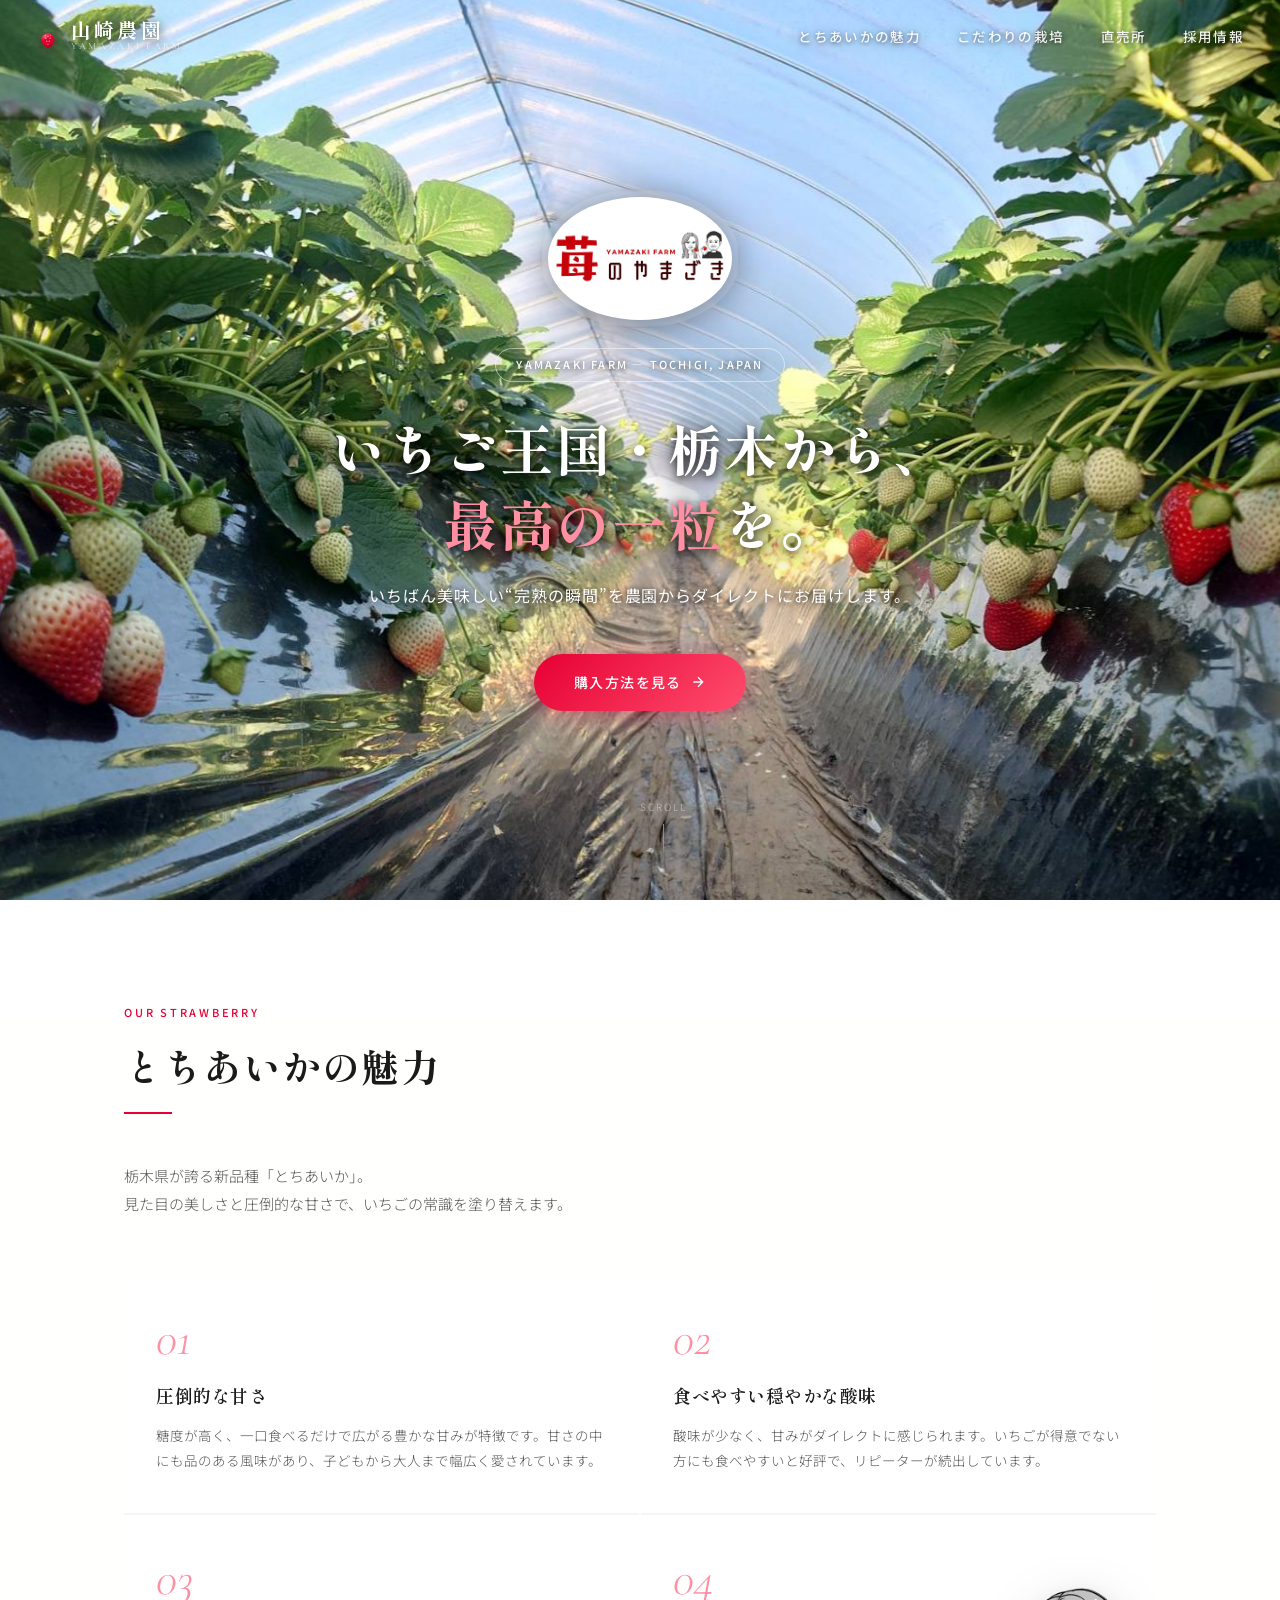
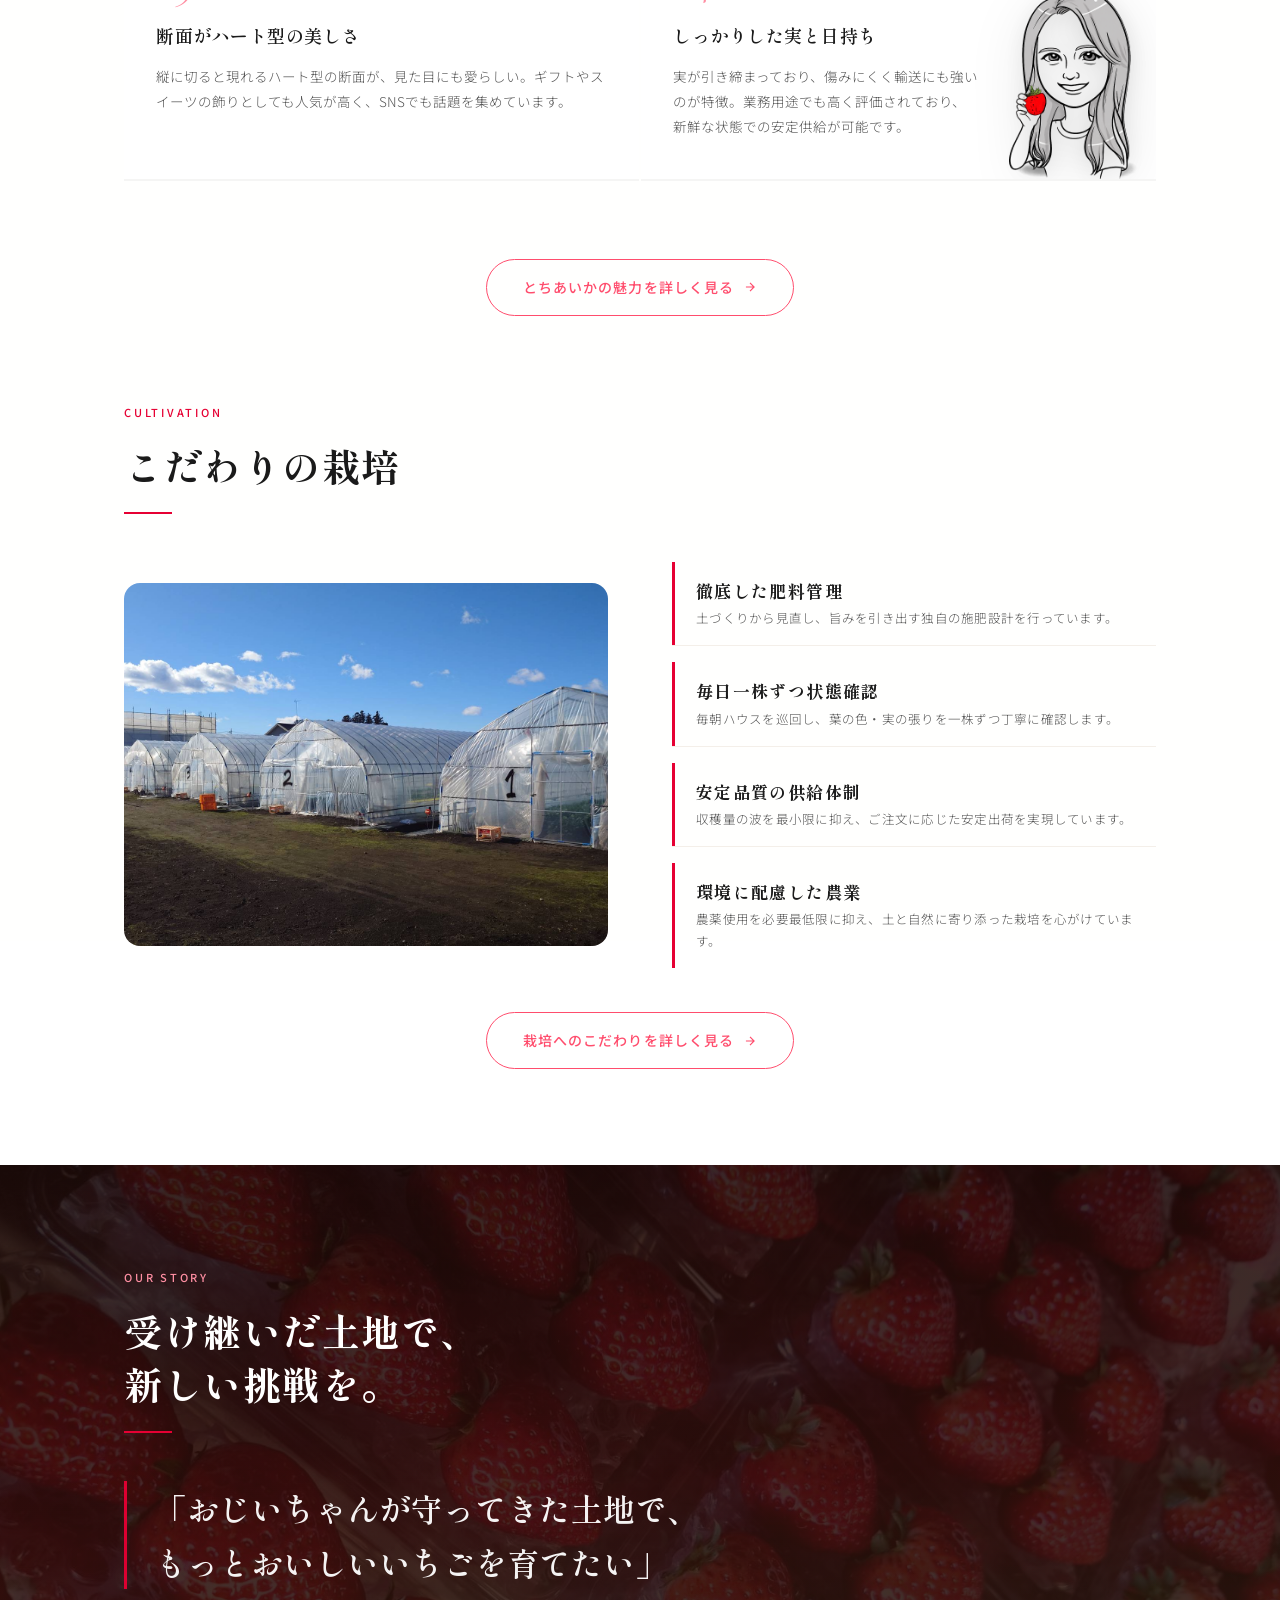
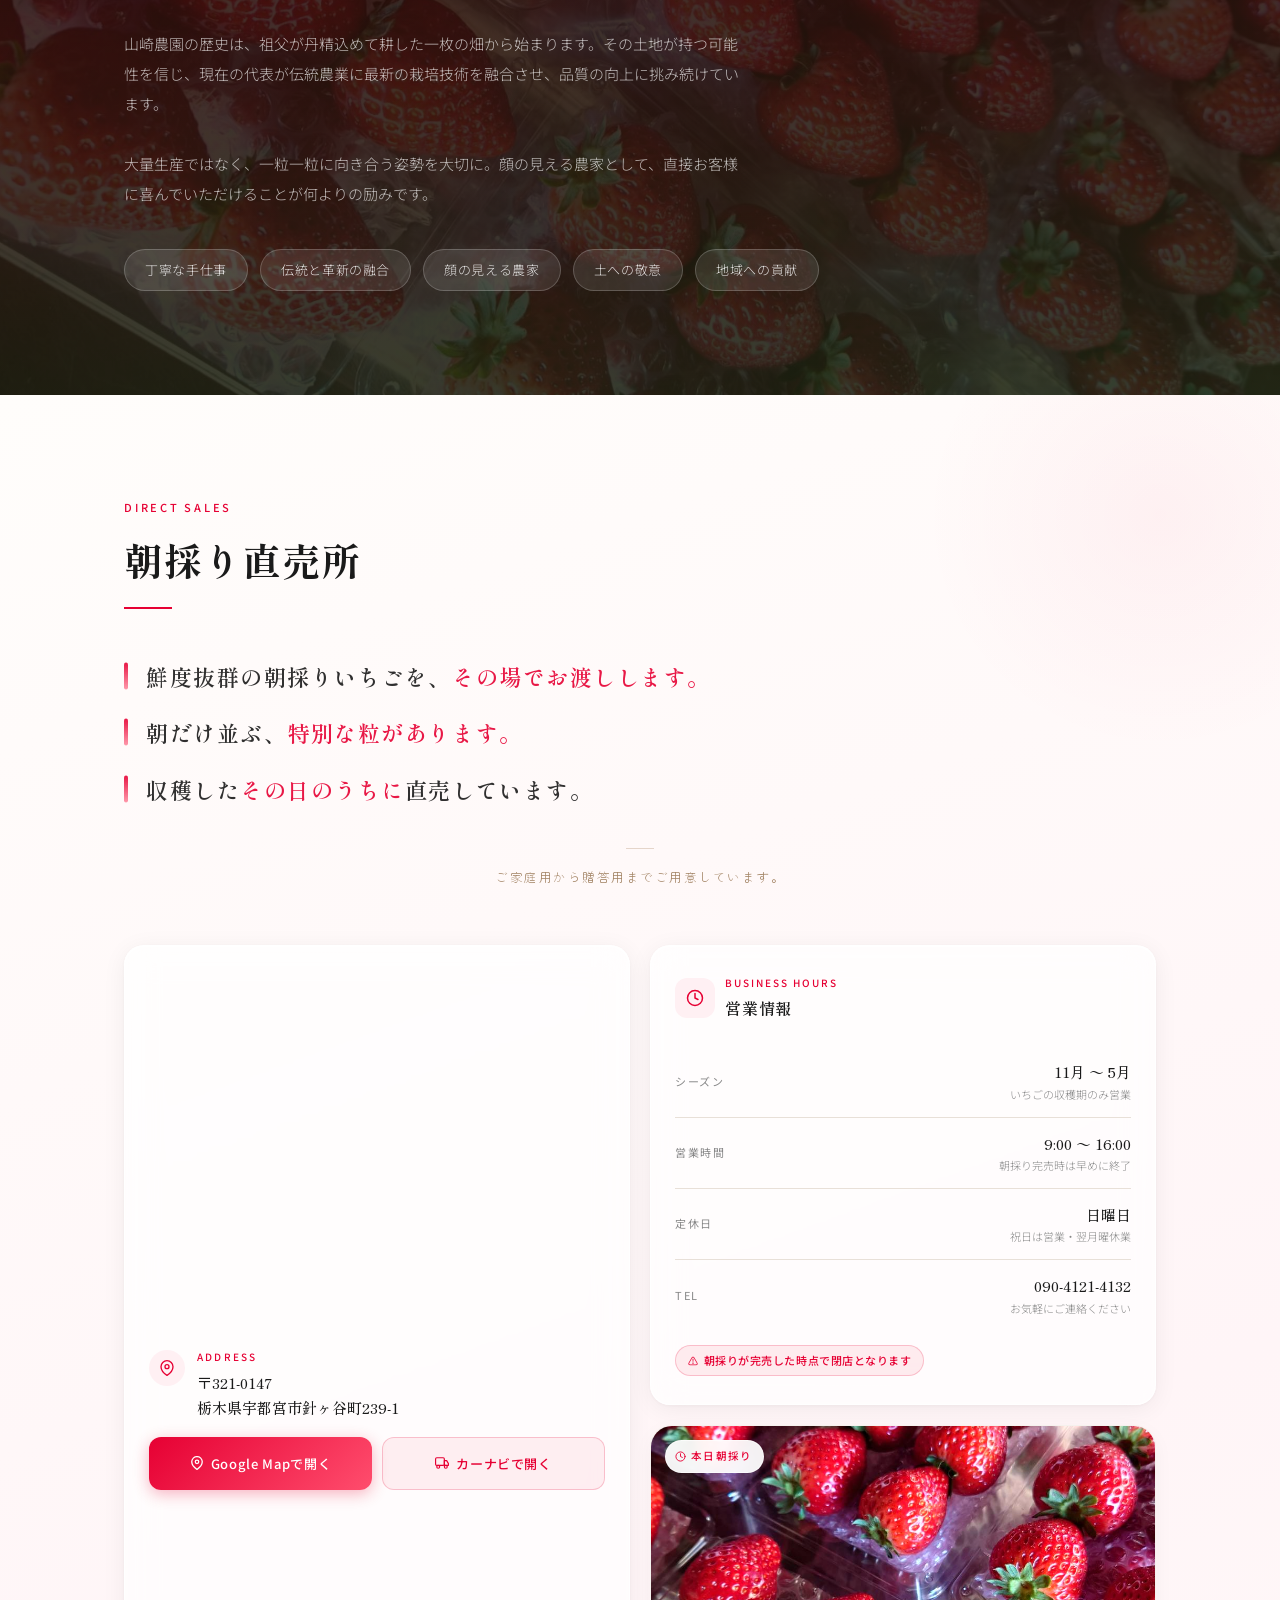
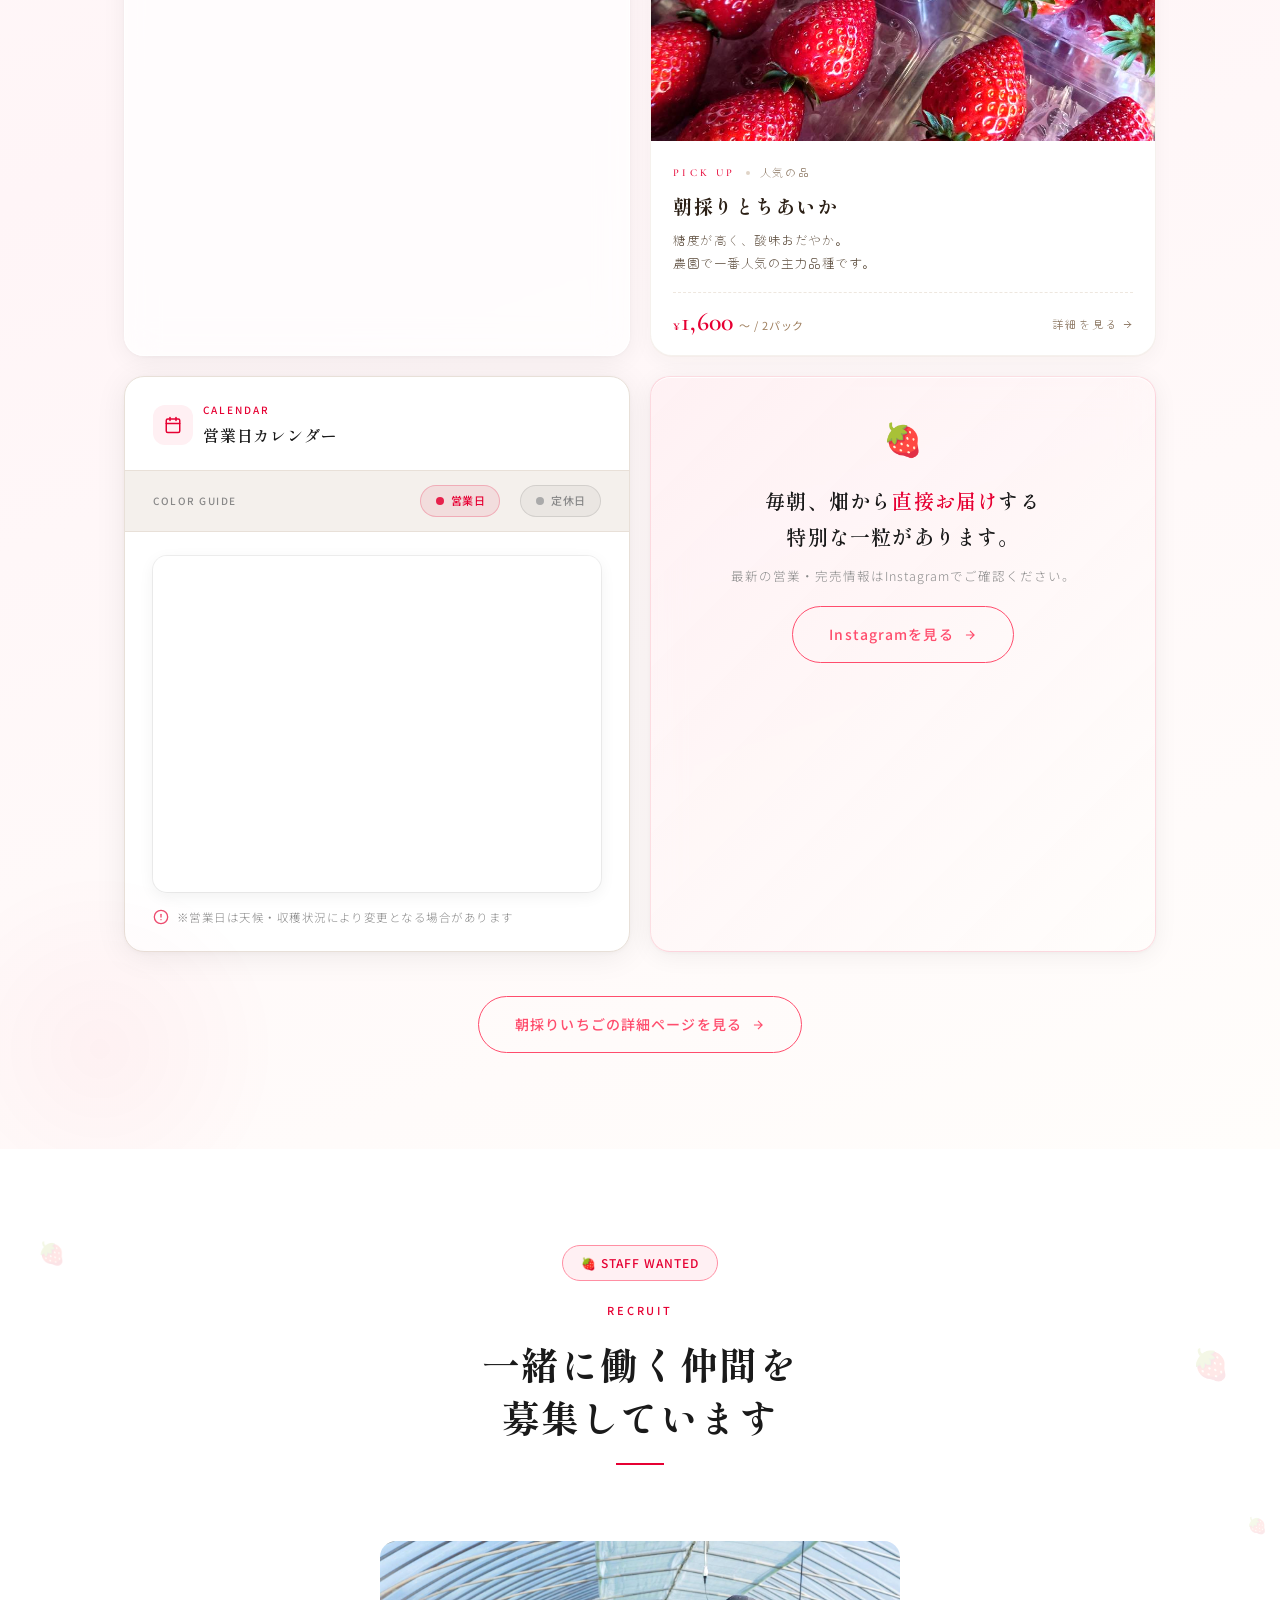
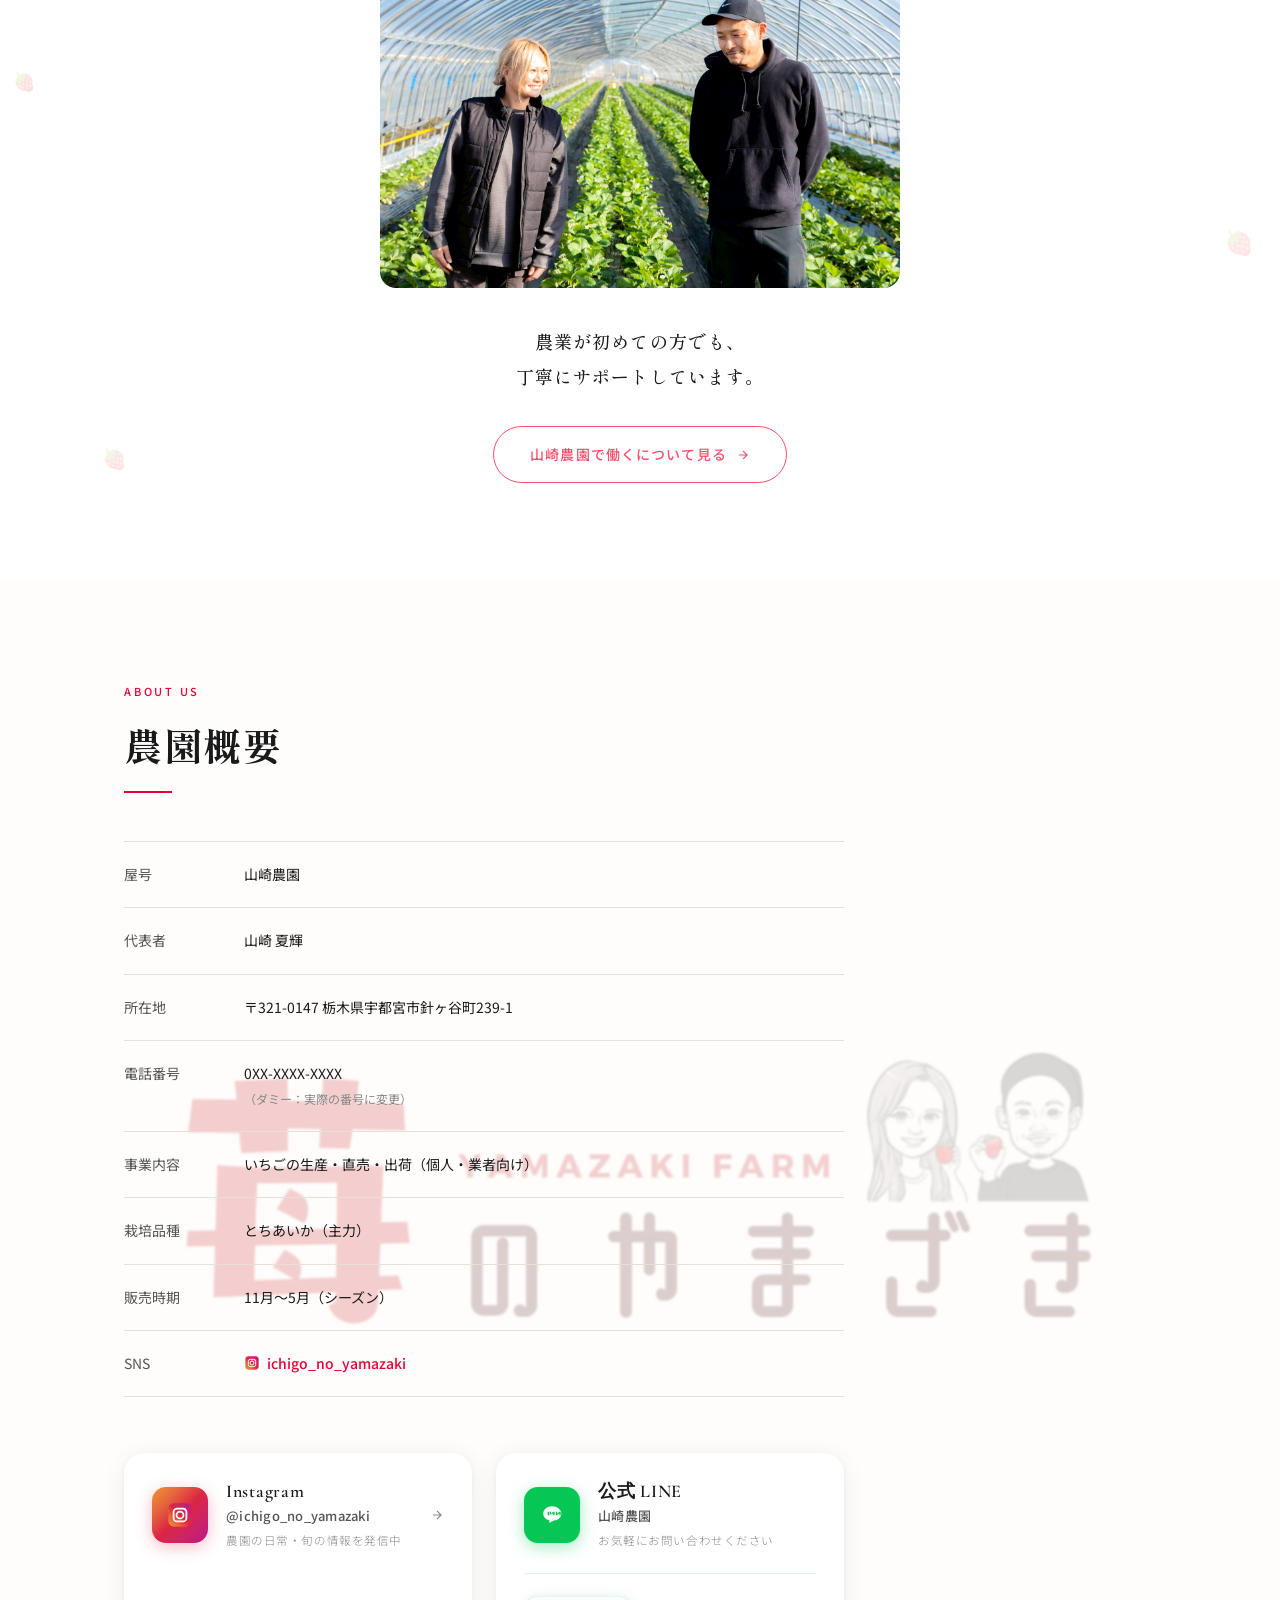
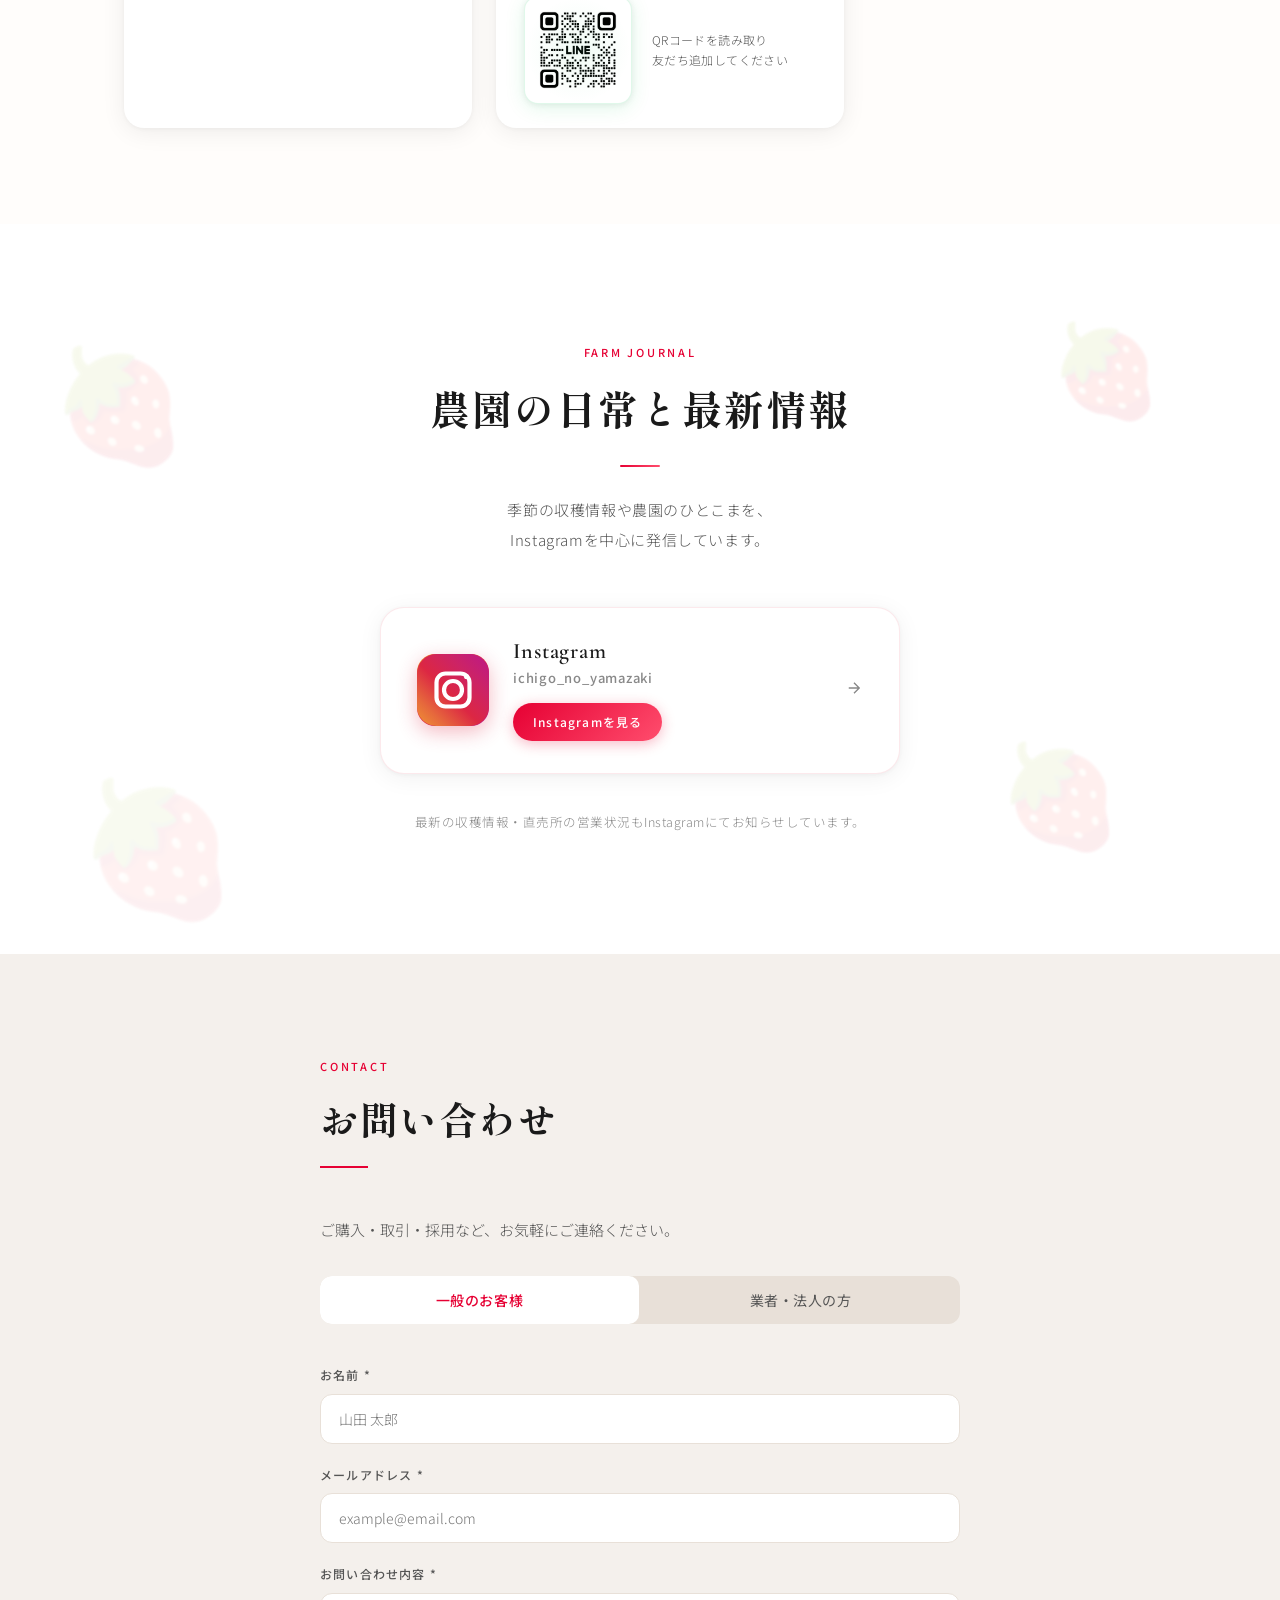
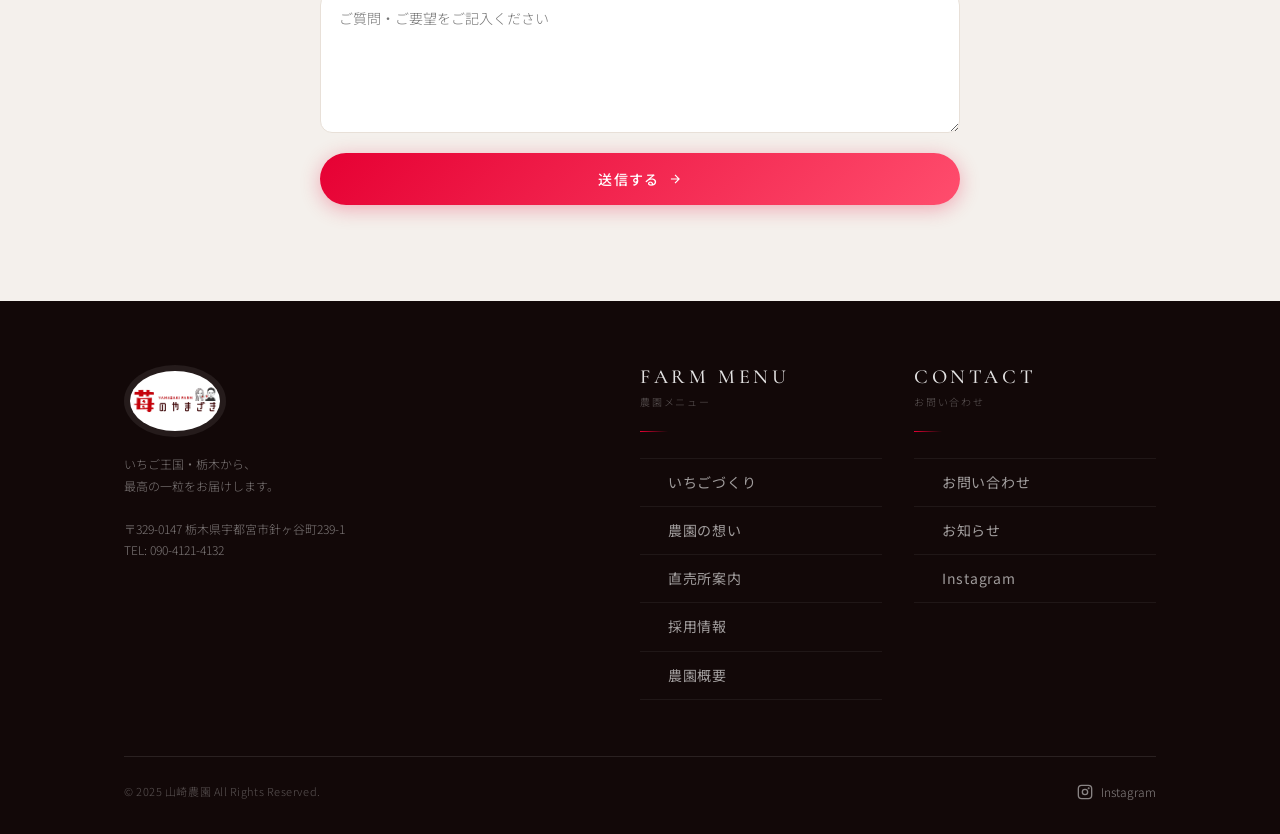
<file: yamazaki_noen/test/index.html>
<!DOCTYPE html>
<html lang="ja">
<head>
  <meta charset="UTF-8">
  <meta name="viewport" content="width=device-width, initial-scale=1.0">
  <title>山崎農園 | いちご王国・栃木から、最高の一粒を。</title>
  <meta name="description" content="山崎農園は栃木県のいちご農園です。朝採りの新鮮ないちご「とちあいか」を直売所にてお届けしています。">
  <link rel="preconnect" href="https://fonts.googleapis.com">
  <link rel="preconnect" href="https://fonts.gstatic.com" crossorigin>
  <link href="https://fonts.googleapis.com/css2?family=Shippori+Mincho:wght@400;500;600;700;800&family=Noto+Sans+JP:wght@300;400;500&family=Cormorant+Garamond:ital,wght@0,400;0,500;1,400&family=Zen+Maru+Gothic:wght@400;500;700&display=swap" rel="stylesheet">
  <link rel="stylesheet" href="style.css">
</head>
<body>

<!-- PARALLAX 固定背景（JS制御・スマホ対応） -->
<div class="parallax-bg-fixed" id="parallaxBg" aria-hidden="true"></div>

<!-- FLOATING STRAWBERRY DECORATIONS -->
<div class="strawberry-float-layer" aria-hidden="true">
  <span class="sf">🍓</span>
  <span class="sf">🍓</span>
  <span class="sf">🍓</span>
  <span class="sf">🍓</span>
  <span class="sf">🍓</span>
  <span class="sf">🍓</span>
  <span class="sf">🍓</span>
  <span class="sf">🍓</span>
</div>

<!-- NAV -->
<nav id="main-nav">

  <a href="#" class="nav-logo">
    <!-- いちごSVGアイコン（高品質・ブランドロゴ風） -->
    <svg class="nav-logo-icon" viewBox="0 0 28 30" fill="none" xmlns="http://www.w3.org/2000/svg" aria-hidden="true">
      <defs>
        <!-- 苺本体グラデーション（赤〜深紅） -->
        <linearGradient id="nav-berry" x1="10" y1="10" x2="18" y2="28" gradientUnits="userSpaceOnUse">
          <stop offset="0%"   stop-color="#FF6B7A"/>
          <stop offset="45%"  stop-color="#E60033"/>
          <stop offset="100%" stop-color="#B8001F"/>
        </linearGradient>
        <!-- 艶ハイライト -->
        <radialGradient id="nav-shine" cx="38%" cy="28%" r="38%">
          <stop offset="0%"  stop-color="#fff" stop-opacity="0.28"/>
          <stop offset="100%" stop-color="#fff" stop-opacity="0"/>
        </radialGradient>
        <!-- ヘタグラデーション -->
        <linearGradient id="nav-hull" x1="14" y1="6" x2="14" y2="13" gradientUnits="userSpaceOnUse">
          <stop offset="0%"  stop-color="#68D391"/>
          <stop offset="100%" stop-color="#2F855A"/>
        </linearGradient>
      </defs>

      <!-- ヘタ（葉） -->
      <g opacity="0.92">
        <!-- 中央の葉 -->
        <path d="M14 11.5C14 11.5 13.5 7.5 14 5.5C14.5 7.5 14 11.5 14 11.5Z"
              fill="url(#nav-hull)" stroke="none"/>
        <!-- 左葉 -->
        <path d="M14 11C14 11 10.5 8.5 9.5 6.5C11.5 7.5 14 11 14 11Z"
              fill="url(#nav-hull)" stroke="none"/>
        <!-- 右葉 -->
        <path d="M14 11C14 11 17.5 8.5 18.5 6.5C16.5 7.5 14 11 14 11Z"
              fill="url(#nav-hull)" stroke="none"/>
        <!-- 外左葉 -->
        <path d="M13.5 11.5C13.5 11.5 9 10 7.5 8.5C9.5 9 13.5 11.5 13.5 11.5Z"
              fill="url(#nav-hull)" opacity="0.75"/>
        <!-- 外右葉 -->
        <path d="M14.5 11.5C14.5 11.5 19 10 20.5 8.5C18.5 9 14.5 11.5 14.5 11.5Z"
              fill="url(#nav-hull)" opacity="0.75"/>
      </g>

      <!-- 苺本体 -->
      <path d="M14 12C9.5 12 6 15.5 6.5 20C7 24 10.5 28.5 14 29C17.5 28.5 21 24 21.5 20C22 15.5 18.5 12 14 12Z"
            fill="url(#nav-berry)"/>
      <!-- 艶ハイライト -->
      <ellipse cx="11.5" cy="18" rx="3.5" ry="4.5" fill="url(#nav-shine)"/>

      <!-- 種（白い小さな点を上品に配置） -->
      <g fill="rgba(255,255,255,0.55)" stroke="none">
        <circle cx="11.5" cy="17.5" r="0.85"/>
        <circle cx="14"   cy="15.5" r="0.85"/>
        <circle cx="16.5" cy="17.5" r="0.85"/>
        <circle cx="12.5" cy="21"   r="0.85"/>
        <circle cx="15.5" cy="21"   r="0.85"/>
        <circle cx="14"   cy="24.5" r="0.75"/>
        <circle cx="11"   cy="14.5" r="0.7" opacity="0.7"/>
        <circle cx="17"   cy="14.5" r="0.7" opacity="0.7"/>
      </g>
    </svg>
    <span class="nav-logo-text">
      <span class="nav-logo-ja">山崎農園</span>
      <span class="nav-logo-en">Yamazaki Farm</span>
    </span>
  </a>

  <ul class="nav-links">
    <li><a href="#features">とちあいかの魅力</a></li>
    <li><a href="#cultivation">こだわりの栽培</a></li>
    <li><a href="#shop">直売所</a></li>
    <li><a href="#recruit">採用情報</a></li>
  </ul>

  <!-- ハンバーガーボタン（スマホ用） -->
  <button class="nav-hamburger" id="navHamburger" aria-label="メニューを開く" aria-expanded="false" aria-controls="mobileMenu">
    <span class="nav-hamburger-line"></span>
    <span class="nav-hamburger-line"></span>
    <span class="nav-hamburger-line"></span>
  </button>

</nav>

<!-- モバイルメニュー（スマホ用ドロワー） -->
<div id="mobileMenuBackdrop" aria-hidden="true"></div>
<aside id="mobileMenu" aria-hidden="true" role="dialog" aria-label="ナビゲーションメニュー">

  <!-- ヘッダー行 -->
  <div class="mm-header-row">
    <div class="mm-header-left">
      <span class="mm-header-label">MENU</span>
      <span class="mm-header-line"></span>
      <span class="mm-header-brand">YAMAZAKI FARM</span>
    </div>
    <button class="mm-close-btn" id="mobileMenuClose" aria-label="メニューを閉じる"></button>
  </div>

  <!-- ナビリスト -->
  <ul class="mm-nav-list">
    <li><a href="#hero"        data-menu-link><span class="mm-n">00</span>ホーム</a></li>
    <li><a href="#features"    data-menu-link><span class="mm-n">01</span>とちあいかの魅力</a></li>
    <li><a href="#cultivation" data-menu-link><span class="mm-n">02</span>こだわりの栽培</a></li>
    <li><a href="#shop"        data-menu-link><span class="mm-n">03</span>直売所</a></li>
    <li><a href="#recruit"     data-menu-link><span class="mm-n">04</span>採用情報</a></li>
  </ul>

  <!-- ブランドロゴ -->
  <div class="mm-brand-visual">
    <img src="yamazaki_logo_chars.png" alt="苺のやまざき YAMAZAKI FARM" loading="lazy">
  </div>

  <!-- 電話番号 -->
  <a href="tel:09041214132" class="mm-tel-link">
    <svg width="15" height="15" viewBox="0 0 24 24" fill="none" stroke="currentColor" stroke-width="1.8" stroke-linecap="round" stroke-linejoin="round" aria-hidden="true">
      <path d="M22 16.92v3a2 2 0 0 1-2.18 2 19.79 19.79 0 0 1-8.63-3.07A19.5 19.5 0 0 1 4.13 11.9a19.79 19.79 0 0 1-3.07-8.67A2 2 0 0 1 3.04 1h3a2 2 0 0 1 2 1.72c.13.96.34 1.9.61 2.81a2 2 0 0 1-.45 2.11L7.09 8.75a16 16 0 0 0 6 6l1.11-1.11a2 2 0 0 1 2.11-.45c.91.27 1.85.48 2.81.61A2 2 0 0 1 21 16.92z"/>
    </svg>
    <div class="mm-tel-body">
      <span class="mm-tel-label">お電話でのお問い合わせ</span>
      <span class="mm-tel-num">090-4121-4132</span>
    </div>
  </a>

  <!-- Instagram -->
  <a href="https://www.instagram.com/ichigo_no_yamazaki/" target="_blank" rel="noopener" class="mm-ig-link">
    <svg width="14" height="14" viewBox="0 0 24 24" fill="none" stroke="currentColor" stroke-width="1.8" stroke-linecap="round" stroke-linejoin="round" aria-hidden="true">
      <rect x="2" y="2" width="20" height="20" rx="5" ry="5"/>
      <path d="M16 11.37A4 4 0 1 1 12.63 8 4 4 0 0 1 16 11.37z"/>
      <line x1="17.5" y1="6.5" x2="17.51" y2="6.5"/>
    </svg>
    @ichigo_no_yamazaki
  </a>

</aside>

<!-- ① HERO -->
<section id="hero">
  <div class="hero-bg"></div>
  <div class="hero-content">
    <img src="./yamazaki_logo.png" alt="苺のやまざき YAMAZAKI FARM" class="hero-logo">
    <div class="hero-tag">YAMAZAKI FARM — TOCHIGI, JAPAN</div>
    <h1 class="hero-title">
      いちご王国・栃木から、<br><span>最高の一粒</span>を。
    </h1>
    <p class="hero-sub">いちばん美味しい“完熟の瞬間”を農園からダイレクトにお届けします。</p>
    <a href="#shop" class="btn-primary">
      <span>購入方法を見る</span>
      <svg width="16" height="16" viewBox="0 0 24 24" fill="none" stroke="currentColor" stroke-width="2"><path d="M5 12h14M12 5l7 7-7 7"/></svg>
    </a>
  </div>
  <div class="hero-scroll">
    <span>SCROLL</span>
    <div class="scroll-line"></div>
  </div>
</section>

<!-- ② FEATURES -->
<section id="features" class="parallax">
  <div class="container">

    <!-- とちあいか -->
    <div class="reveal tochiaika-section-wrap" style="margin-bottom: 80px;">
      <span class="section-label">OUR STRAWBERRY</span>
      <h2 class="section-title">とちあいかの魅力</h2>
      <div class="section-divider"></div>
      <p class="section-lead">栃木県が誇る新品種「とちあいか」。<br>見た目の美しさと圧倒的な甘さで、いちごの常識を塗り替えます。</p>

      <div class="features-grid">
        <div class="feature-card">
          <div class="feature-num">01</div>
          <h3 class="feature-title">圧倒的な甘さ</h3>
          <p class="feature-text">糖度が高く、一口食べるだけで広がる豊かな甘みが特徴です。甘さの中にも品のある風味があり、子どもから大人まで幅広く愛されています。</p>
        </div>
        <div class="feature-card feature-card--no-hover">
          <div class="feature-num">02</div>
          <h3 class="feature-title">食べやすい穏やかな酸味</h3>
          <p class="feature-text">酸味が少なく、甘みがダイレクトに感じられます。いちごが得意でない方にも食べやすいと好評で、リピーターが続出しています。</p>
        </div>
        <div class="feature-card feature-card--no-hover">
          <div class="feature-num">03</div>
          <h3 class="feature-title">断面がハート型の美しさ</h3>
          <p class="feature-text">縦に切ると現れるハート型の断面が、見た目にも愛らしい。ギフトやスイーツの飾りとしても人気が高く、SNSでも話題を集めています。</p>
        </div>
        <div class="feature-card feature-card--has-character">
          <div class="feature-num">04</div>
          <h3 class="feature-title">しっかりした実と日持ち</h3>
          <p class="feature-text">実が引き締まっており、傷みにくく輸送にも強い<br>のが特徴。業務用途でも高く評価されており、<br>新鮮な状態での安定供給が可能です。</p>
          <!-- キャラクター画像（透明PNG・浮遊アニメーション） -->
          <div class="tochiaika-character" aria-hidden="true">
            <img src="./tochiaika_character.png" alt="">
          </div>
        </div>
      </div>

      <!-- とちあいか詳細ページへのリンクボタン -->
      <div style="margin-top: 44px; text-align: center;">
        <a href="./tochiaika/tochiaika.html" class="btn-cultivation-detail">
          <span>とちあいかの魅力を詳しく見る</span>
          <svg width="14" height="14" viewBox="0 0 24 24" fill="none" stroke="currentColor" stroke-width="2"><path d="M5 12h14M12 5l7 7-7 7"/></svg>
        </a>
      </div>
    </div>

    <!-- こだわりの栽培 -->
    <div id="cultivation" class="reveal">
      <span class="section-label">CULTIVATION</span>
      <h2 class="section-title">こだわりの栽培</h2>
      <div class="section-divider"></div>

      <div class="cultivation-wrap">
        <div class="cultivation-img">
          <img src="./kodawari.jpg" alt="いちご栽培ハウス">
        </div>
        <div class="cultivation-points">
          <div class="point-item">
            <div class="point-accent-line"></div>
            <div class="point-icon-wrap"></div>
            <div class="point-body">
              <h4>徹底した肥料管理</h4>
              <p class="point-desc">土づくりから見直し、旨みを引き出す独自の施肥設計を行っています。</p>
            </div>
          </div>
          <div class="point-item">
            <div class="point-accent-line"></div>
            <div class="point-icon-wrap"></div>
            <div class="point-body">
              <h4>毎日一株ずつ状態確認</h4>
              <p class="point-desc">毎朝ハウスを巡回し、葉の色・実の張りを一株ずつ丁寧に確認します。</p>
            </div>
          </div>
          <div class="point-item">
            <div class="point-accent-line"></div>
            <div class="point-icon-wrap"></div>
            <div class="point-body">
              <h4>安定品質の供給体制</h4>
              <p class="point-desc">収穫量の波を最小限に抑え、ご注文に応じた安定出荷を実現しています。</p>
            </div>
          </div>
          <div class="point-item">
            <div class="point-accent-line"></div>
            <div class="point-icon-wrap"></div>
            <div class="point-body">
              <h4>環境に配慮した農業</h4>
              <p class="point-desc">農薬使用を必要最低限に抑え、土と自然に寄り添った栽培を心がけています。</p>
            </div>
          </div>
        </div>
      </div>

      <!-- 詳細ページへのリンクボタン -->
      <div style="margin-top: 44px; text-align: center;">
        <a href="./cultivation/cultivation.html" class="btn-cultivation-detail">
          <span>栽培へのこだわりを詳しく見る</span>
          <svg width="14" height="14" viewBox="0 0 24 24" fill="none" stroke="currentColor" stroke-width="2"><path d="M5 12h14M12 5l7 7-7 7"/></svg>
        </a>
      </div>
    </div>

  </div>
</section>

<!-- ③ STORY -->
<section id="story">
  <div class="container reveal" style="position: relative; z-index: 1;">
    <div class="story-layout">
      <!-- 左：テキスト -->
      <div class="story-text-col">
        <span class="section-label">OUR STORY</span>
        <h2 class="section-title" style="color: white;">受け継いだ土地で、<br>新しい挑戦を。</h2>
        <div class="section-divider"></div>

        <blockquote class="story-quote">
          「おじいちゃんが守ってきた土地で、<br>もっとおいしいいちごを育てたい」
        </blockquote>

        <p class="story-body">
          山崎農園の歴史は、祖父が丹精込めて耕した一枚の畑から始まります。その土地が持つ可能性を信じ、現在の代表が伝統農業に最新の栽培技術を融合させ、品質の向上に挑み続けています。<br><br>
          大量生産ではなく、一粒一粒に向き合う姿勢を大切に。顔の見える農家として、直接お客様に喜んでいただけることが何よりの励みです。
        </p>

        <div class="story-values">
          <span class="story-tag">丁寧な手仕事</span>
          <span class="story-tag">伝統と革新の融合</span>
          <span class="story-tag">顔の見える農家</span>
          <span class="story-tag">土への敬意</span>
          <span class="story-tag">地域への貢献</span>
        </div>
      </div>
    </div>
  </div>
</section>

<!-- ④ SHOP – REDESIGNED -->
<section id="shop">
  <div class="container">

    <!-- セクションヘッダー -->
    <div class="reveal" style="margin-bottom: 48px;">
      <span class="section-label">DIRECT SALES</span>
      <h2 class="section-title">朝採り直売所</h2>
      <div class="section-divider"></div>
    </div>

    <!-- 朝採りキャッチフレーズ -->
    <div class="reveal shop-morning-banner">
      <p class="shop-morning-phrase">鮮度抜群の朝採りいちごを、<em>その場でお渡しします。</em></p>
      <p class="shop-morning-phrase">朝だけ並ぶ、<em>特別な粒があります。</em></p>
      <p class="shop-morning-phrase">収穫した<em>その日のうちに</em>直売しています。</p>
      <p class="shop-morning-sub">ご家庭用から贈答用までご用意しています。</p>
    </div>

    <!-- カードグリッド -->
    <div class="shop-cards-grid">

      <!-- ① 地図カード -->
      <div class="reveal shop-card shop-card--map">
        <div class="shop-card-map-frame">
          <iframe
  src="https://www.google.com/maps?q=%E8%8B%BA%E3%81%AE%E3%82%84%E3%81%BE%E3%81%96%E3%81%8D%20%E5%B1%B1%E5%B4%8E%E8%BE%B2%E5%9C%92%20%E6%A0%83%E6%9C%A8%E7%9C%8C%E5%AE%87%E9%83%BD%E5%AE%AE%E5%B8%82%E9%87%9D%E3%83%B6%E8%B0%B7%E7%94%BA239-1&output=embed"
  width="100%"
  height="360"
  style="border:0;"
  allowfullscreen=""
  loading="lazy"
  referrerpolicy="no-referrer-when-downgrade"
  title="山崎農園 Googleマップ">
</iframe>
        </div>
        <div class="shop-card-map-body">
          <div class="shop-card-address-row">
            <div class="shop-card-address-icon">
              <svg viewBox="0 0 24 24" fill="none" stroke="#E60033" stroke-width="2" stroke-linecap="round" stroke-linejoin="round">
                <path d="M21 10c0 7-9 13-9 13s-9-6-9-13a9 9 0 0 1 18 0z"/><circle cx="12" cy="10" r="3"/>
              </svg>
            </div>
            <div>
              <div class="shop-card-address-label">ADDRESS</div>
              <div class="shop-card-address-text">〒321-0147<br>栃木県宇都宮市針ヶ谷町239-1</div>
            </div>
          </div>
          <div class="shop-card-map-btns">
            <a href="https://maps.app.goo.gl/XkfUUkRdaidzKCjj6?g_st=al" target="_blank" rel="noopener" class="btn-map-primary">
              <svg width="14" height="14" viewBox="0 0 24 24" fill="none" stroke="currentColor" stroke-width="2.2" stroke-linecap="round" stroke-linejoin="round"><path d="M21 10c0 7-9 13-9 13s-9-6-9-13a9 9 0 0 1 18 0z"/><circle cx="12" cy="10" r="3"/></svg>
              Google Mapで開く
            </a>
            <a href="https://maps.app.goo.gl/XkfUUkRdaidzKCjj6?g_st=al" target="_blank" rel="noopener" class="btn-map-secondary">
              <svg width="14" height="14" viewBox="0 0 24 24" fill="none" stroke="currentColor" stroke-width="2" stroke-linecap="round" stroke-linejoin="round"><rect x="1" y="3" width="15" height="13" rx="2"/><path d="M16 8h4l3 5v3h-7V8z"/><circle cx="5.5" cy="18.5" r="2.5"/><circle cx="18.5" cy="18.5" r="2.5"/></svg>
              カーナビで開く
            </a>
          </div>
        </div>
      </div>

      <!-- ② 営業情報カード -->
      <div class="reveal shop-card shop-card--hours">
        <div class="shop-card-header">
          <div class="shop-card-header-icon">
            <svg viewBox="0 0 24 24" fill="none" stroke="#E60033" stroke-width="2" stroke-linecap="round" stroke-linejoin="round" width="18" height="18">
              <circle cx="12" cy="12" r="10"/><path d="M12 6v6l4 2"/>
            </svg>
          </div>
          <div>
            <div class="shop-card-header-label">BUSINESS HOURS</div>
            <div class="shop-card-header-title">営業情報</div>
          </div>
        </div>
        <div class="shop-hours-rows">
          <div class="shop-hours-row">
            <span class="shop-hours-key">シーズン</span>
            <span class="shop-hours-val">11月 〜 5月<small>いちごの収穫期のみ営業</small></span>
          </div>
          <div class="shop-hours-row">
            <span class="shop-hours-key">営業時間</span>
            <span class="shop-hours-val">9:00 〜 16:00<small>朝採り完売時は早めに終了</small></span>
          </div>
          <div class="shop-hours-row">
            <span class="shop-hours-key">定休日</span>
            <span class="shop-hours-val">日曜日<small>祝日は営業・翌月曜休業</small></span>
          </div>
          <div class="shop-hours-row">
            <span class="shop-hours-key">TEL</span>
            <span class="shop-hours-val">090-4121-4132<small>お気軽にご連絡ください</small></span>
          </div>
        </div>
        <div class="shop-soldout-badge">朝採りが完売した時点で閉店となります</div>
      </div>

      <!-- ③ 人気の朝採りいちごカード（直売所詳細ページへの導線） -->
      <a href="./shop/chokubaijo.html" class="reveal shop-card shop-card--product">
        <div class="shop-product-photo">
          <img src="./ichigo.jpg" alt="朝採りとちあいか" loading="lazy">
          <span class="shop-product-fresh-tag">
            <svg viewBox="0 0 24 24" width="11" height="11" fill="none" stroke="currentColor" stroke-width="2" stroke-linecap="round" stroke-linejoin="round" aria-hidden="true"><circle cx="12" cy="12" r="10"/><path d="M12 6v6l4 2"/></svg>
            本日朝採り
          </span>
        </div>
        <div class="shop-product-body">
          <div class="shop-product-meta">
            <span class="shop-product-label">PICK UP</span>
            <span class="shop-product-meta-dot" aria-hidden="true"></span>
            <span class="shop-product-cat">人気の品</span>
          </div>
          <h3 class="shop-product-title">朝採りとちあいか</h3>
          <p class="shop-product-desc">糖度が高く、酸味おだやか。<br>農園で一番人気の主力品種です。</p>
          <div class="shop-product-pricerow">
            <div class="shop-product-price">
              <span class="shop-product-price-from">¥</span>
              <span class="shop-product-price-num">1,600</span>
              <span class="shop-product-price-unit">〜 / 2パック</span>
            </div>
            <span class="shop-product-detail-link">
              詳細を見る
              <svg width="11" height="11" viewBox="0 0 24 24" fill="none" stroke="currentColor" stroke-width="2" stroke-linecap="round" stroke-linejoin="round" aria-hidden="true"><path d="M5 12h14M12 5l7 7-7 7"/></svg>
            </span>
          </div>
        </div>
      </a>

      <!-- ④ カレンダーカード -->
      <div class="reveal shop-card shop-card--calendar">

        <!-- ヘッダー -->
        <div class="shop-card-header">
          <div class="shop-card-header-icon">
            <svg viewBox="0 0 24 24" fill="none" stroke="#E60033" stroke-width="2" stroke-linecap="round" stroke-linejoin="round" width="18" height="18">
              <rect x="3" y="4" width="18" height="18" rx="2"/><line x1="16" y1="2" x2="16" y2="6"/><line x1="8" y1="2" x2="8" y2="6"/><line x1="3" y1="10" x2="21" y2="10"/>
            </svg>
          </div>
          <div>
            <div class="shop-card-header-label">CALENDAR</div>
            <div class="shop-card-header-title">営業日カレンダー</div>
          </div>
        </div>

        <!-- 凡例バー -->
        <div class="cal-legend-bar">
          <span class="cal-legend-bar-title">COLOR GUIDE</span>
          <span class="cal-legend-pill cal-legend-pill--open">
            <svg width="10" height="10" viewBox="0 0 10 10"><circle cx="5" cy="5" r="4" fill="#E60033" opacity="0.85"/></svg>
            営業日
          </span>
          <span class="cal-legend-pill cal-legend-pill--closed">
            <svg width="10" height="10" viewBox="0 0 10 10"><circle cx="5" cy="5" r="4" fill="#aaa"/></svg>
            定休日
          </span>
        </div>

        <!-- Googleカレンダー埋め込み -->
        <div class="gcal-outer">
          <div class="gcal-frame-wrap">
            <!--
              ▼ ここにGoogleカレンダーの埋め込みURLを設定してください
              手順: Googleカレンダー → 設定 → カレンダーの設定
                    → 「カレンダーを統合」→「埋め込みコード」をコピー
              下記 src の URL を自分のカレンダーIDに変更してください
            -->
            <iframe
              src="https://calendar.google.com/calendar/embed?src=YOUR_CALENDAR_ID%40gmail.com&ctz=Asia%2FTokyo&mode=MONTH&showTitle=0&showNav=1&showDate=1&showPrint=0&showTabs=0&showCalendars=0&showTz=0&bgcolor=%23ffffff&color=%23E60033"
              frameborder="0"
              scrolling="no"
              title="山崎農園 営業日カレンダー"
              loading="lazy"
              aria-label="営業日カレンダー"
            ></iframe>
            <div class="gcal-frame-overlay-top" aria-hidden="true"></div>
          </div>
        </div>

        <!-- 注意文 -->
        <div class="cal-notice">
          <svg class="cal-notice-icon" viewBox="0 0 24 24" fill="none" stroke="currentColor" stroke-width="2" stroke-linecap="round" stroke-linejoin="round">
            <circle cx="12" cy="12" r="10"/><line x1="12" y1="8" x2="12" y2="12"/><line x1="12" y1="16" x2="12.01" y2="16"/>
          </svg>
          <p class="cal-notice-text">※営業日は天候・収穫状況により変更となる場合があります</p>
        </div>

      </div>

      <!-- ⑤ 朝採りメッセージカード -->
      <div class="reveal shop-card shop-card--message">
        <span class="shop-message-icon">🍓</span>
        <p class="shop-message-main">
          毎朝、畑から<em>直接お届け</em>する<br>特別な一粒があります。
        </p>
        <p class="shop-message-sub">
          最新の営業・完売情報はInstagramでご確認ください。
        </p>
        <div style="margin-top: 20px; display: flex; justify-content: center;">
          <a href="https://www.instagram.com/ichigo_no_yamazaki/" target="_blank" rel="noopener" class="btn-cultivation-detail">
            <span>Instagramを見る</span>
            <svg width="14" height="14" viewBox="0 0 24 24" fill="none" stroke="currentColor" stroke-width="2"><path d="M5 12h14M12 5l7 7-7 7"/></svg>
          </a>
        </div>
      </div>

    </div>

    <!-- 直売所詳細ページへの自然な導線 -->
    <div class="reveal shop-lineup-cta">
      <a href="./shop/chokubaijo.html" class="btn-cultivation-detail">
        <span>朝採りいちごの詳細ページを見る</span>
        <svg width="14" height="14" viewBox="0 0 24 24" fill="none" stroke="currentColor" stroke-width="2"><path d="M5 12h14M12 5l7 7-7 7"/></svg>
      </a>
    </div>

  </div>
</section>
<!-- ⑤ RECRUIT -->
<section id="recruit">
  <!-- 採用セクション専用いちご装飾 -->
  <span class="recruit-deco recruit-deco--1" aria-hidden="true">🍓</span>
  <span class="recruit-deco recruit-deco--2" aria-hidden="true">🍓</span>
  <span class="recruit-deco recruit-deco--3" aria-hidden="true">🍓</span>
  <span class="recruit-deco recruit-deco--4" aria-hidden="true">🍓</span>
  <span class="recruit-deco recruit-deco--5" aria-hidden="true">🍓</span>
  <span class="recruit-deco recruit-deco--6" aria-hidden="true">🍓</span>
  <div class="container">
    <div class="recruit-inner recruit-inner--centered">
      <div class="reveal recruit-content-centered">
        <span class="recruit-badge">🍓 STAFF WANTED</span>
        <span class="section-label">RECRUIT</span>
        <h2 class="section-title">一緒に働く仲間を<br>募集しています</h2>
        <div class="section-divider"></div>

        <div class="recruit-img recruit-img--centered">
          <img src="./recruit.jpg" alt="山崎農園のスタッフ">
        </div>

        <p class="recruit-lead">
          農業が初めての方でも、<br class="sp-br">丁寧にサポートしています。
        </p>

        <a href="./recruit/recruit.html" class="btn-cultivation-detail">
          <span>山崎農園で働くについて見る</span>
          <svg width="14" height="14" viewBox="0 0 24 24" fill="none" stroke="currentColor" stroke-width="2"><path d="M5 12h14M12 5l7 7-7 7"/></svg>
        </a>
      </div>
    </div>
  </div>
</section>

<!-- ⑥ ABOUT -->
<section id="about">
  <div class="container">
    <div class="reveal" style="max-width: 720px;">
      <span class="section-label">ABOUT US</span>
      <h2 class="section-title">農園概要</h2>
      <div class="section-divider"></div>
      <table class="about-table">
        <tr>
          <th>屋号</th>
          <td>山崎農園</td>
        </tr>
        <tr>
          <th>代表者</th>
          <td>山崎 夏輝</td>
        </tr>
        <tr>
          <th>所在地</th>
          <td>〒321-0147 栃木県宇都宮市針ヶ谷町239-1<br>
        </tr>
        <tr>
          <th>電話番号</th>
          <td>0XX-XXXX-XXXX<br><span style="font-size:12px;color:var(--text-lt);">（ダミー：実際の番号に変更）</span></td>
        </tr>
        <tr>
          <th>事業内容</th>
          <td>いちごの生産・直売・出荷（個人・業者向け）</td>
        </tr>
        <tr>
          <th>栽培品種</th>
          <td>とちあいか（主力）</td>
        </tr>
        <tr>
          <th>販売時期</th>
          <td>11月〜5月（シーズン）</td>
        </tr>
        <tr>
          <th>SNS</th>
          <td>
            <div class="about-sns-inline">
              <a href="https://www.instagram.com/p/DOLSDFnE7N_/" target="_blank" class="about-sns-inline-link">
                <svg class="about-sns-ig-icon" viewBox="0 0 24 24" xmlns="http://www.w3.org/2000/svg" width="16" height="16"><defs><linearGradient id="igGradInline" x1="0%" y1="100%" x2="100%" y2="0%"><stop offset="0%" style="stop-color:#f09433"/><stop offset="25%" style="stop-color:#e6683c"/><stop offset="50%" style="stop-color:#dc2743"/><stop offset="75%" style="stop-color:#cc2366"/><stop offset="100%" style="stop-color:#bc1888"/></linearGradient></defs><rect x="2" y="2" width="20" height="20" rx="5" ry="5" fill="url(#igGradInline)"/><rect x="6.5" y="6.5" width="11" height="11" rx="3" ry="3" fill="none" stroke="white" stroke-width="1.5"/><circle cx="12" cy="12" r="3" fill="none" stroke="white" stroke-width="1.5"/><circle cx="16.5" cy="7.5" r="0.8" fill="white"/></svg>
                <span>ichigo_no_yamazaki</span>
              </a>
            </div>
          </td>
        </tr>
      </table>

      <!-- ===== SNS SECTION ===== -->
      <div class="about-sns-wrap reveal">

        <!-- Instagram Card -->
        <a href="https://www.instagram.com/p/DOLSDFnE7N_/" target="_blank" class="sns-card sns-card--instagram">
          <div class="sns-card-glow sns-card-glow--ig"></div>
          <div class="sns-card-inner">
            <div class="sns-icon-wrap sns-icon-wrap--ig">
              <svg viewBox="0 0 24 24" xmlns="http://www.w3.org/2000/svg" width="28" height="28">
                <defs>
                  <linearGradient id="igGrad1" x1="0%" y1="100%" x2="100%" y2="0%">
                    <stop offset="0%"   style="stop-color:#f09433"/>
                    <stop offset="25%"  style="stop-color:#e6683c"/>
                    <stop offset="50%"  style="stop-color:#dc2743"/>
                    <stop offset="75%"  style="stop-color:#cc2366"/>
                    <stop offset="100%" style="stop-color:#bc1888"/>
                  </linearGradient>
                </defs>
                <rect x="2" y="2" width="20" height="20" rx="5" ry="5" fill="url(#igGrad1)"/>
                <rect x="6.5" y="6.5" width="11" height="11" rx="3" ry="3" fill="none" stroke="white" stroke-width="1.5"/>
                <circle cx="12" cy="12" r="3" fill="none" stroke="white" stroke-width="1.5"/>
                <circle cx="16.5" cy="7.5" r="0.8" fill="white"/>
              </svg>
            </div>
            <div class="sns-card-text">
              <div class="sns-card-label">Instagram</div>
              <div class="sns-card-handle">@ichigo_no_yamazaki</div>
              <div class="sns-card-desc">農園の日常・旬の情報を発信中</div>
            </div>
            <div class="sns-card-arrow">
              <svg width="14" height="14" viewBox="0 0 24 24" fill="none" stroke="currentColor" stroke-width="2"><path d="M5 12h14M12 5l7 7-7 7"/></svg>
            </div>
          </div>
        </a>

        <!-- LINE Card -->
        <div class="sns-card sns-card--line">
          <div class="sns-card-glow sns-card-glow--line"></div>
          <div class="sns-card-inner">
            <div class="sns-icon-wrap sns-icon-wrap--line">
              <svg viewBox="0 0 24 24" xmlns="http://www.w3.org/2000/svg" width="28" height="28">
                <rect width="24" height="24" rx="6" fill="#06C755"/>
                <path d="M12 4.5C7.86 4.5 4.5 7.3 4.5 10.75c0 2.88 2.28 5.31 5.44 6.02l-.44 1.63c-.05.17.13.31.28.22L14.1 16.6c.62-.07 1.22-.2 1.78-.37C18.52 15.4 20 13.2 20 10.75 20 7.3 16.14 4.5 12 4.5z" fill="white"/>
                <path d="M9.5 12.25H8.25v-3h1.25v3zm3.5 0h-1.25V10.5l-1.75 1.75V9.25H11.25v1.75L13 9.25h1.25v3h-1.25V10.5l-1.75 1.75zm3.5 0H15.25v-3H16.5v1.75L18.25 9.25H19.5v3h-1.25V10.5l-1.75 1.75z" fill="#06C755"/>
              </svg>
            </div>
            <div class="sns-card-text">
              <div class="sns-card-label">公式 LINE</div>
              <div class="sns-card-handle">山崎農園</div>
              <div class="sns-card-desc">お気軽にお問い合わせください</div>
            </div>
          </div>

          <!-- QR Code Area -->
          <div class="line-qr-area">
            <div class="line-qr-card">
              <div class="line-qr-card-glow"></div>
              <img src="./line_qr.png" alt="LINE QRコード" class="line-qr-img"
                   onerror="this.closest('.line-qr-card').querySelector('.line-qr-fallback').style.display='flex'; this.style.display='none';">
              <div class="line-qr-fallback">
                <svg viewBox="0 0 80 80" width="80" height="80" xmlns="http://www.w3.org/2000/svg" opacity="0.25">
                  <rect x="5" y="5" width="30" height="30" fill="none" stroke="#333" stroke-width="2"/><rect x="11" y="11" width="18" height="18" fill="#333"/>
                  <rect x="45" y="5" width="30" height="30" fill="none" stroke="#333" stroke-width="2"/><rect x="51" y="11" width="18" height="18" fill="#333"/>
                  <rect x="5" y="45" width="30" height="30" fill="none" stroke="#333" stroke-width="2"/><rect x="11" y="51" width="18" height="18" fill="#333"/>
                  <rect x="45" y="45" width="8" height="8" fill="#333"/><rect x="57" y="45" width="8" height="8" fill="#333"/><rect x="45" y="57" width="8" height="8" fill="#333"/><rect x="57" y="57" width="8" height="8" fill="#333"/>
                </svg>
                <span style="font-size:11px;color:#aaa;margin-top:8px;">QR準備中</span>
              </div>
            </div>
            <p class="line-qr-note">QRコードを読み取り<br>友だち追加してください</p>
          </div>
        </div>

      </div><!-- /about-sns-wrap -->
    </div>
  </div>
</section>

<!-- ⑦ NEWS / JOURNAL -->
<section id="news" class="journal-section">
  <!-- 背景装飾：うっすらいちご＆ロゴ -->
  <div class="journal-bg-deco" aria-hidden="true">
    <span class="journal-bg-sf">🍓</span>
    <span class="journal-bg-sf">🍓</span>
    <span class="journal-bg-sf">🍓</span>
    <span class="journal-bg-sf">🍓</span>
    <div class="journal-bg-logo"></div>
  </div>

  <div class="container">
    <div class="journal-inner reveal">

      <!-- ラベル -->
      <span class="section-label">FARM JOURNAL</span>

      <!-- タイトル -->
      <h2 class="journal-title">
        農園の日常と<br class="sp-only">最新情報
      </h2>

      <!-- 細い仕切り線 -->
      <div class="journal-rule"></div>

      <!-- サブコピー -->
      <p class="journal-lead">
        季節の収穫情報や農園のひとこまを、<br>
        Instagramを中心に発信しています。
      </p>

      <!-- Instagram CTA カード -->
      <a href="https://www.instagram.com/p/DOLSDFnE7N_/" target="_blank" rel="noopener" class="journal-ig-card">
        <!-- ホバー時グロー -->
        <div class="journal-ig-glow"></div>

        <!-- 左：アイコン -->
        <div class="journal-ig-icon-wrap">
          <svg class="journal-ig-svg" viewBox="0 0 48 48" xmlns="http://www.w3.org/2000/svg">
            <defs>
              <linearGradient id="igJournalGrad" x1="0%" y1="100%" x2="100%" y2="0%">
                <stop offset="0%"   stop-color="#f09433"/>
                <stop offset="20%"  stop-color="#e6683c"/>
                <stop offset="45%"  stop-color="#dc2743"/>
                <stop offset="72%"  stop-color="#cc2366"/>
                <stop offset="100%" stop-color="#bc1888"/>
              </linearGradient>
            </defs>
            <rect width="48" height="48" rx="13" fill="url(#igJournalGrad)"/>
            <rect x="13" y="13" width="22" height="22" rx="6" fill="none" stroke="white" stroke-width="2.8"/>
            <circle cx="24" cy="24" r="6" fill="none" stroke="white" stroke-width="2.8"/>
            <circle cx="33" cy="15" r="1.7" fill="white"/>
          </svg>
        </div>

        <!-- 中：テキスト -->
        <div class="journal-ig-text">
          <div class="journal-ig-label">Instagram</div>
          <div class="journal-ig-handle">ichigo_no_yamazaki</div>
          <div class="journal-ig-cta-line">
            <span class="journal-ig-btn">Instagramを見る</span>
          </div>
        </div>

        <!-- 右：矢印 -->
        <div class="journal-ig-arrow" aria-hidden="true">
          <svg width="18" height="18" viewBox="0 0 24 24" fill="none" stroke="currentColor" stroke-width="1.8"><path d="M5 12h14M12 5l7 7-7 7"/></svg>
        </div>
      </a>

      <!-- 下部メッセージ -->
      <p class="journal-footer-note">
        最新の収穫情報・直売所の営業状況も<br class="sp-only">Instagramにてお知らせしています。
      </p>

    </div>
  </div>
</section>

<!-- ⑧ CONTACT -->
<section id="contact">
  <div class="container">
    <div class="reveal" style="max-width: 640px; margin: 0 auto;">
      <span class="section-label">CONTACT</span>
      <h2 class="section-title">お問い合わせ</h2>
      <div class="section-divider"></div>
      <p class="section-lead" style="margin-bottom: 32px;">ご購入・取引・採用など、お気軽にご連絡ください。</p>

      <!-- タブ -->
      <div class="contact-tabs">
        <button class="tab-btn active" data-tab="general">一般のお客様</button>
        <button class="tab-btn" data-tab="business">業者・法人の方</button>
      </div>

      <!-- フォーム -->
      <div class="contact-form">
        <div class="form-group">
          <label class="form-label">お名前 *</label>
          <input type="text" class="form-input" placeholder="山田 太郎">
        </div>
        <div class="form-group">
          <label class="form-label">メールアドレス *</label>
          <input type="email" class="form-input" placeholder="example@email.com">
        </div>
        <div class="form-group business-fields" id="company-field">
          <label class="form-label">会社名・屋号</label>
          <input type="text" class="form-input" placeholder="株式会社〇〇">
        </div>
        <div class="form-group business-fields" id="volume-field">
          <label class="form-label">ご希望のお取引内容</label>
          <select class="form-select">
            <option value="">選択してください</option>
            <option>定期仕入れのご相談</option>
            <option>スポット仕入れのご相談</option>
            <option>サンプル請求</option>
            <option>その他</option>
          </select>
        </div>
        <div class="form-group">
          <label class="form-label">お問い合わせ内容 *</label>
          <textarea class="form-textarea" placeholder="ご質問・ご要望をご記入ください"></textarea>
        </div>
        <button type="button" class="btn-submit">
          <span>送信する</span>
          <svg width="14" height="14" viewBox="0 0 24 24" fill="none" stroke="currentColor" stroke-width="2"><path d="M5 12h14M12 5l7 7-7 7"/></svg>
        </button>
      </div>
    </div>
  </div>
</section>

<!-- FOOTER -->
<footer>
  <div class="container">
    <div class="footer-top">
      <div>
        <img src="./yamazaki_logo.png" alt="苺のやまざき" style="height:72px;width:auto;display:block;margin-bottom:16px;border-radius:50%;background:rgba(255,255,255,0.08);padding:6px;">
        <p class="footer-tagline">
          いちご王国・栃木から、<br>最高の一粒をお届けします。<br><br>
          〒329-0147 栃木県宇都宮市針ヶ谷町239-1<br>
          TEL: 090-4121-4132
        </p>
      </div>
      <div class="footer-nav-block">
        <div class="footer-nav-title">
          <span class="footer-nav-title-en">FARM MENU</span>
          <span class="footer-nav-title-ja">農園メニュー</span>
        </div>
        <ul class="footer-nav-list">
          <li><a href="#features">いちごづくり</a></li>
          <li><a href="#story">農園の想い</a></li>
          <li><a href="#shop">直売所案内</a></li>
          <li><a href="#recruit">採用情報</a></li>
          <li><a href="#about">農園概要</a></li>
        </ul>
      </div>
      <div class="footer-nav-block">
        <div class="footer-nav-title">
          <span class="footer-nav-title-en">CONTACT</span>
          <span class="footer-nav-title-ja">お問い合わせ</span>
        </div>
        <ul class="footer-nav-list">
          <li><a href="#contact">お問い合わせ</a></li>
          <li><a href="#news">お知らせ</a></li>
          <li><a href="https://instagram.com" target="_blank">Instagram</a></li>
        </ul>
      </div>
    </div>
    <div class="footer-bottom">
      <span class="footer-copy">© 2025 山崎農園 All Rights Reserved.</span>
      <a href="https://instagram.com" class="footer-instagram" target="_blank">
        <svg width="16" height="16" viewBox="0 0 24 24" fill="none" stroke="currentColor" stroke-width="2">
          <rect x="2" y="2" width="20" height="20" rx="5" ry="5"/>
          <circle cx="12" cy="12" r="4"/>
          <circle cx="17.5" cy="6.5" r="0.5" fill="currentColor"/>
        </svg>
        Instagram
      </a>
    </div>
  </div>
</footer>

<!-- BACK TO TOP -->
<a href="#" class="back-top" id="backTop" aria-label="ページトップへ戻る">
  <svg width="16" height="16" viewBox="0 0 24 24" fill="none" stroke="currentColor" stroke-width="2"><path d="M18 15l-6-6-6 6"/></svg>
</a>

<!-- フローティング お問い合わせボタン（スマホ用） -->
<a href="#contact" class="fab-contact" id="fabContact" aria-label="お問い合わせへ移動">
  <span class="fab-contact-icon" aria-hidden="true">
    <svg viewBox="0 0 24 24" fill="none" stroke="currentColor" stroke-width="1.7" stroke-linecap="round" stroke-linejoin="round">
      <rect x="3" y="5" width="18" height="14" rx="2.5"/>
      <path d="M3.5 6.5l8.5 6.5 8.5-6.5"/>
    </svg>
  </span>
  <span class="fab-contact-text">お問い合わせ</span>
</a>
<script src="script.js"></script>
</body>
</html>
</file>
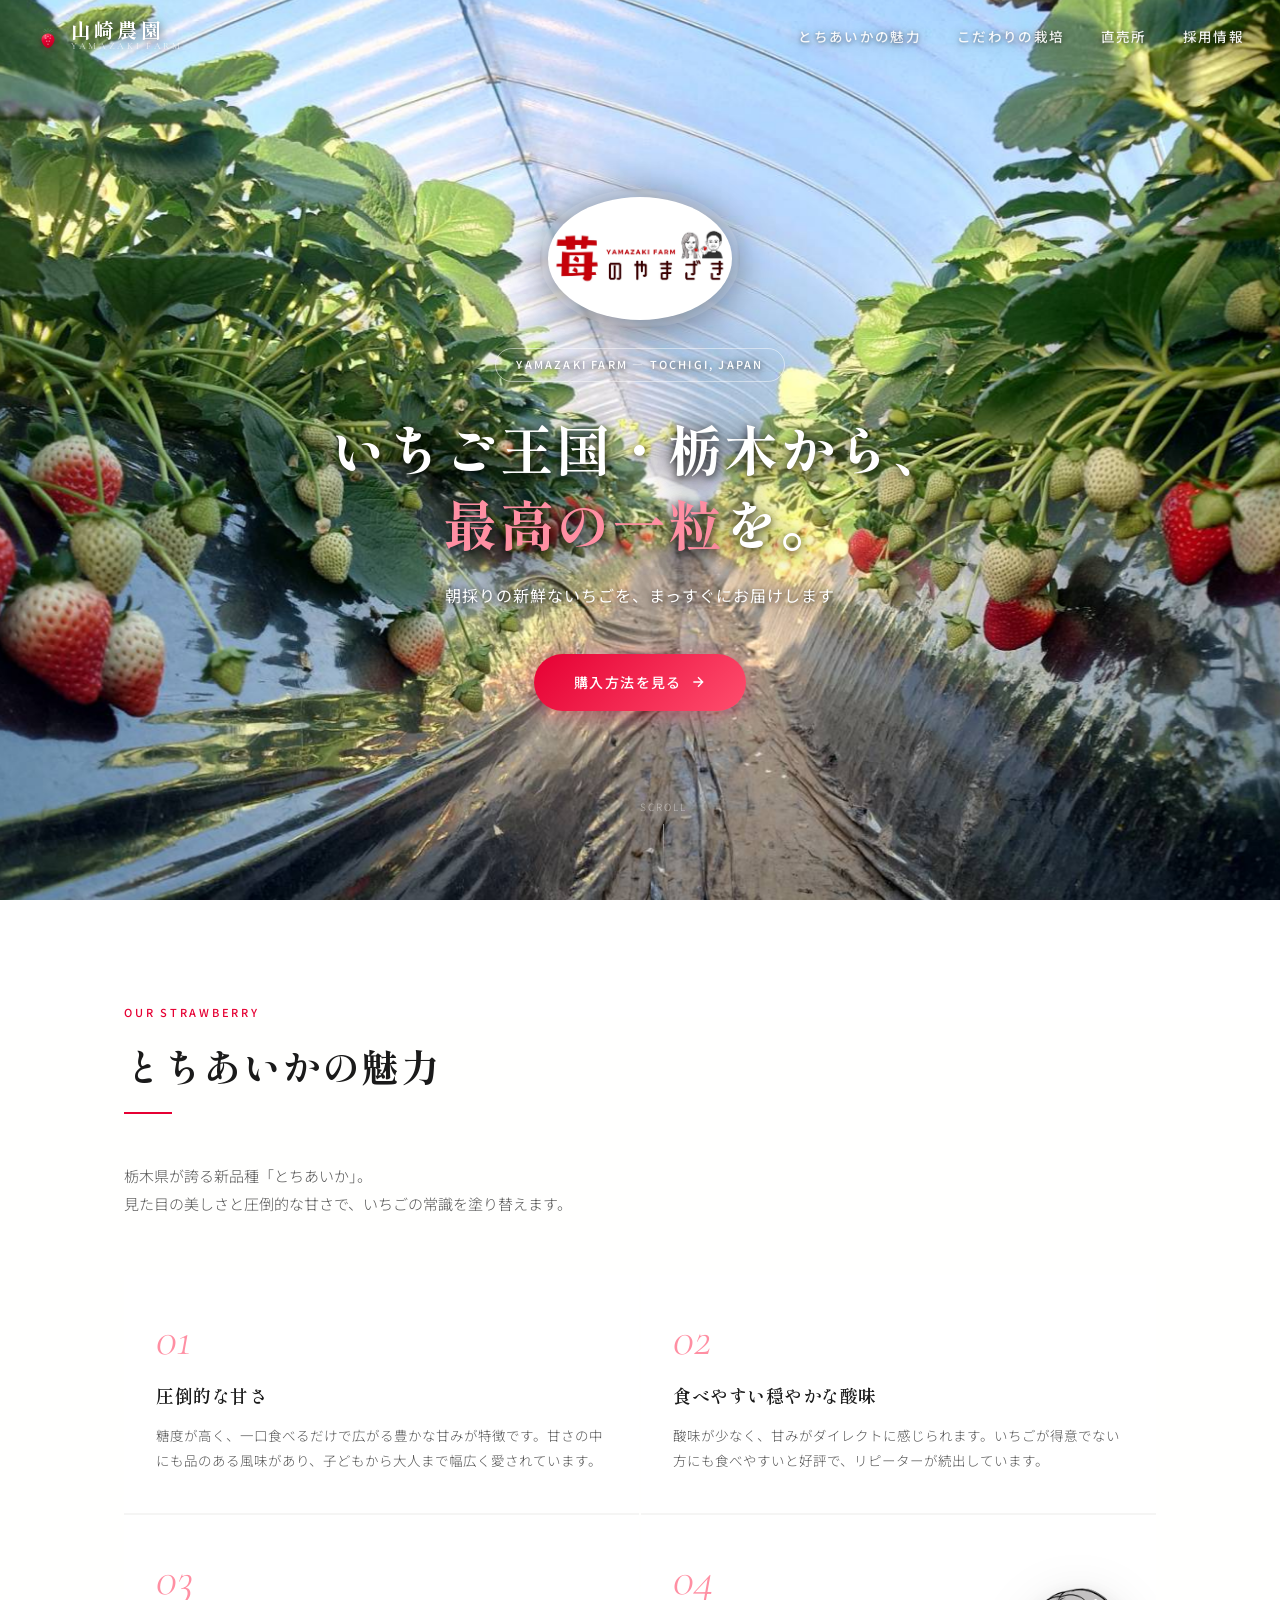
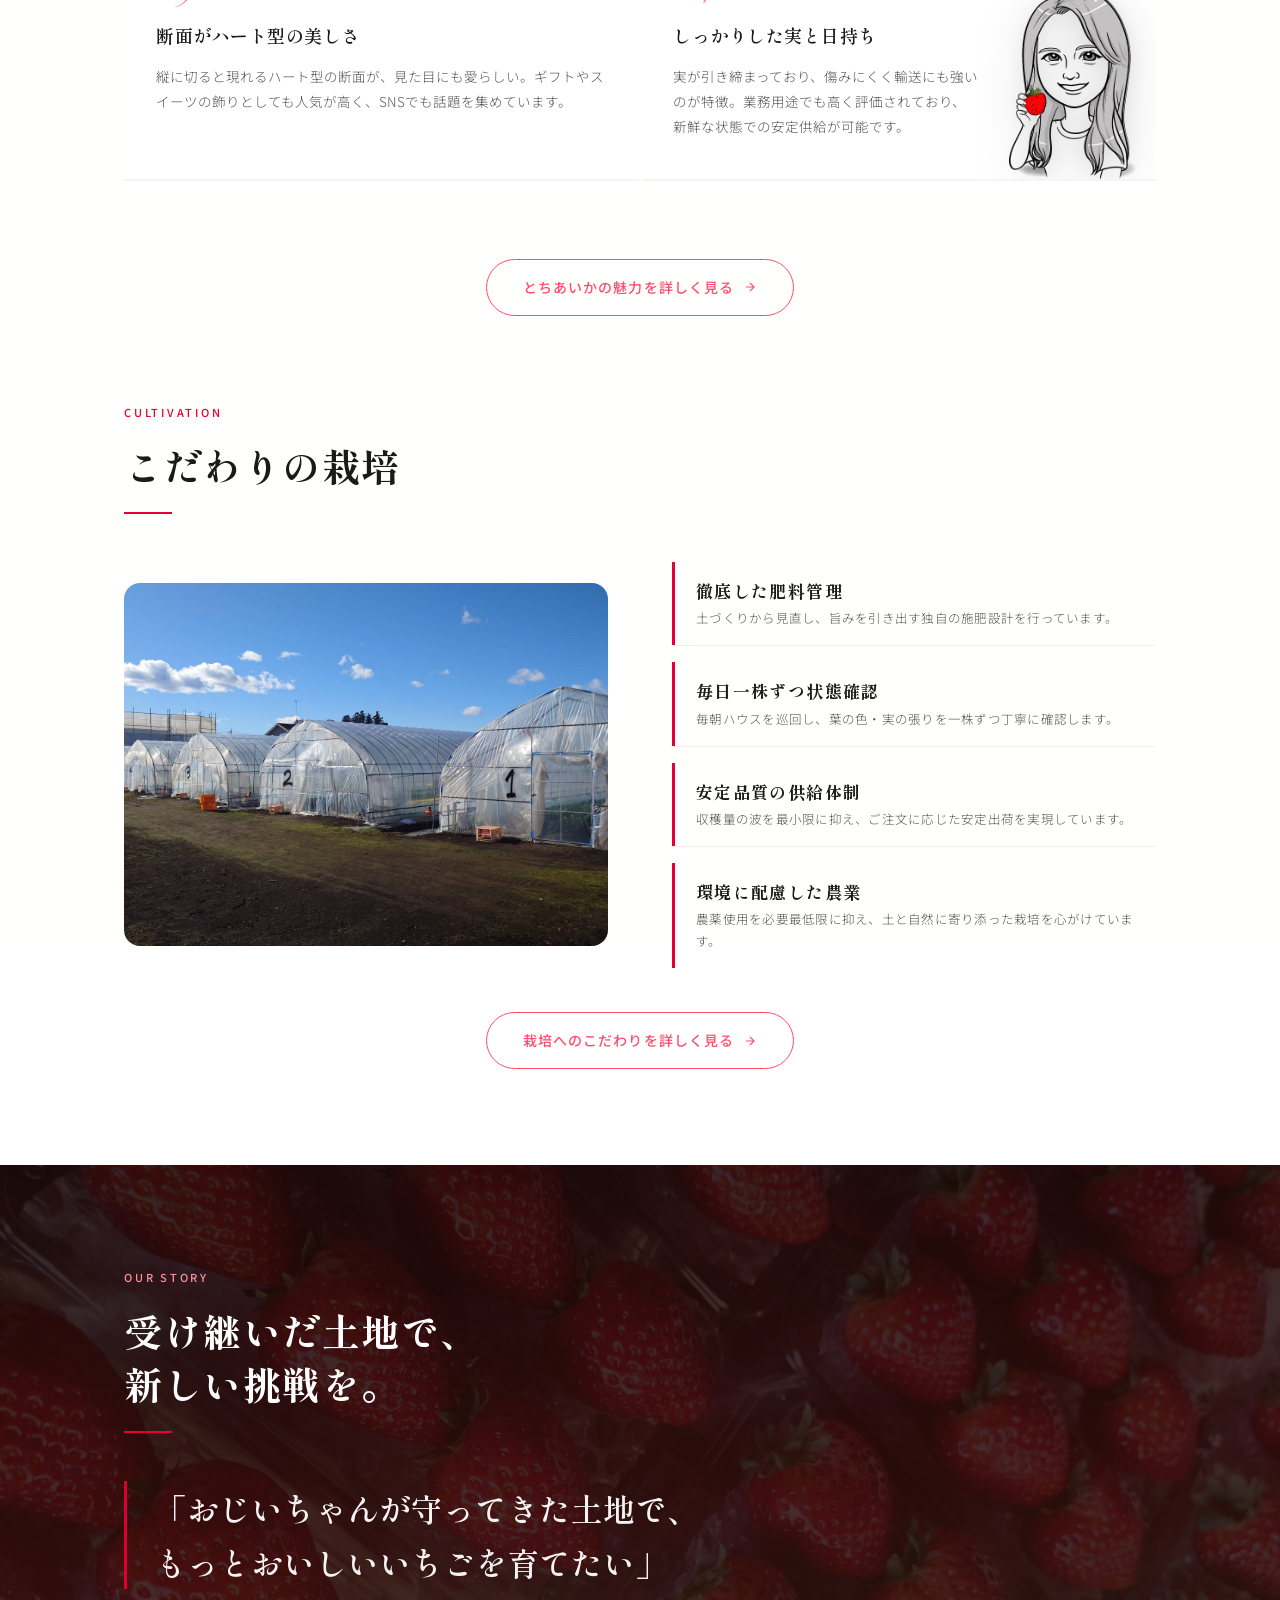
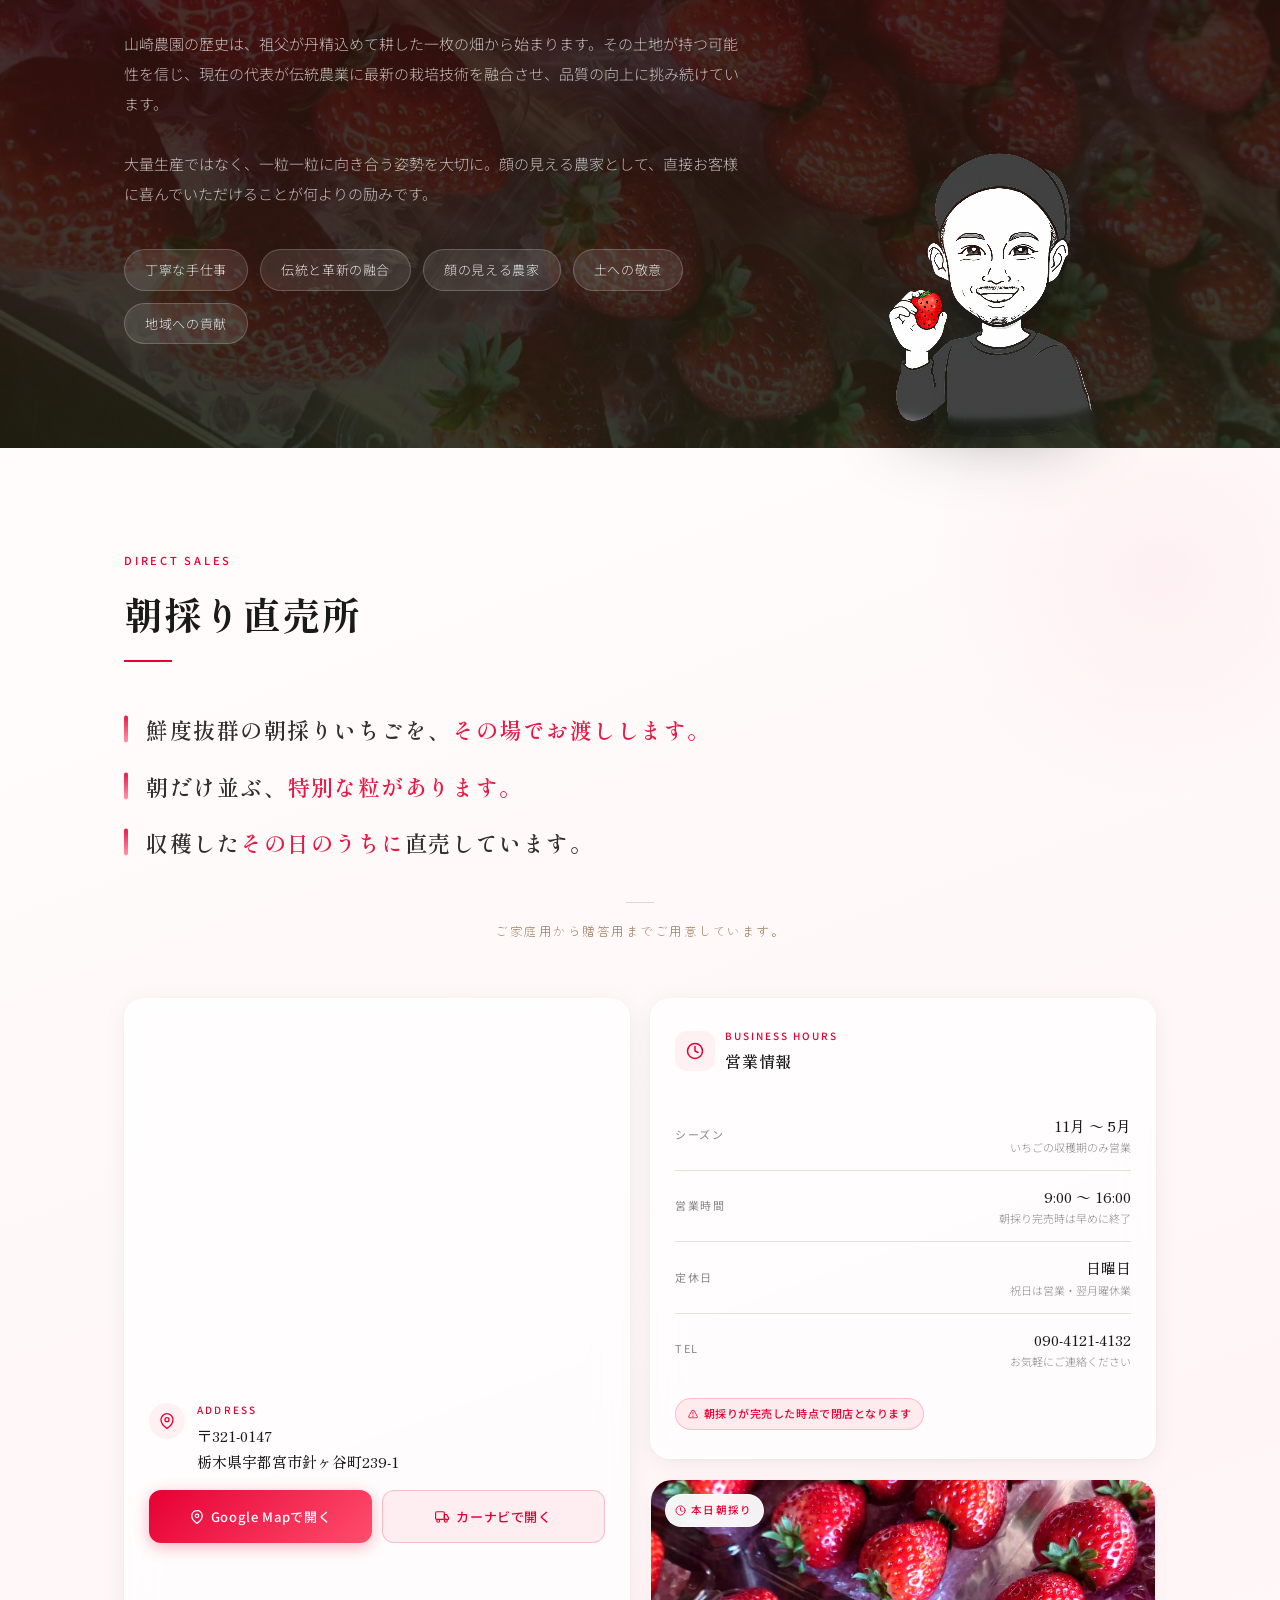
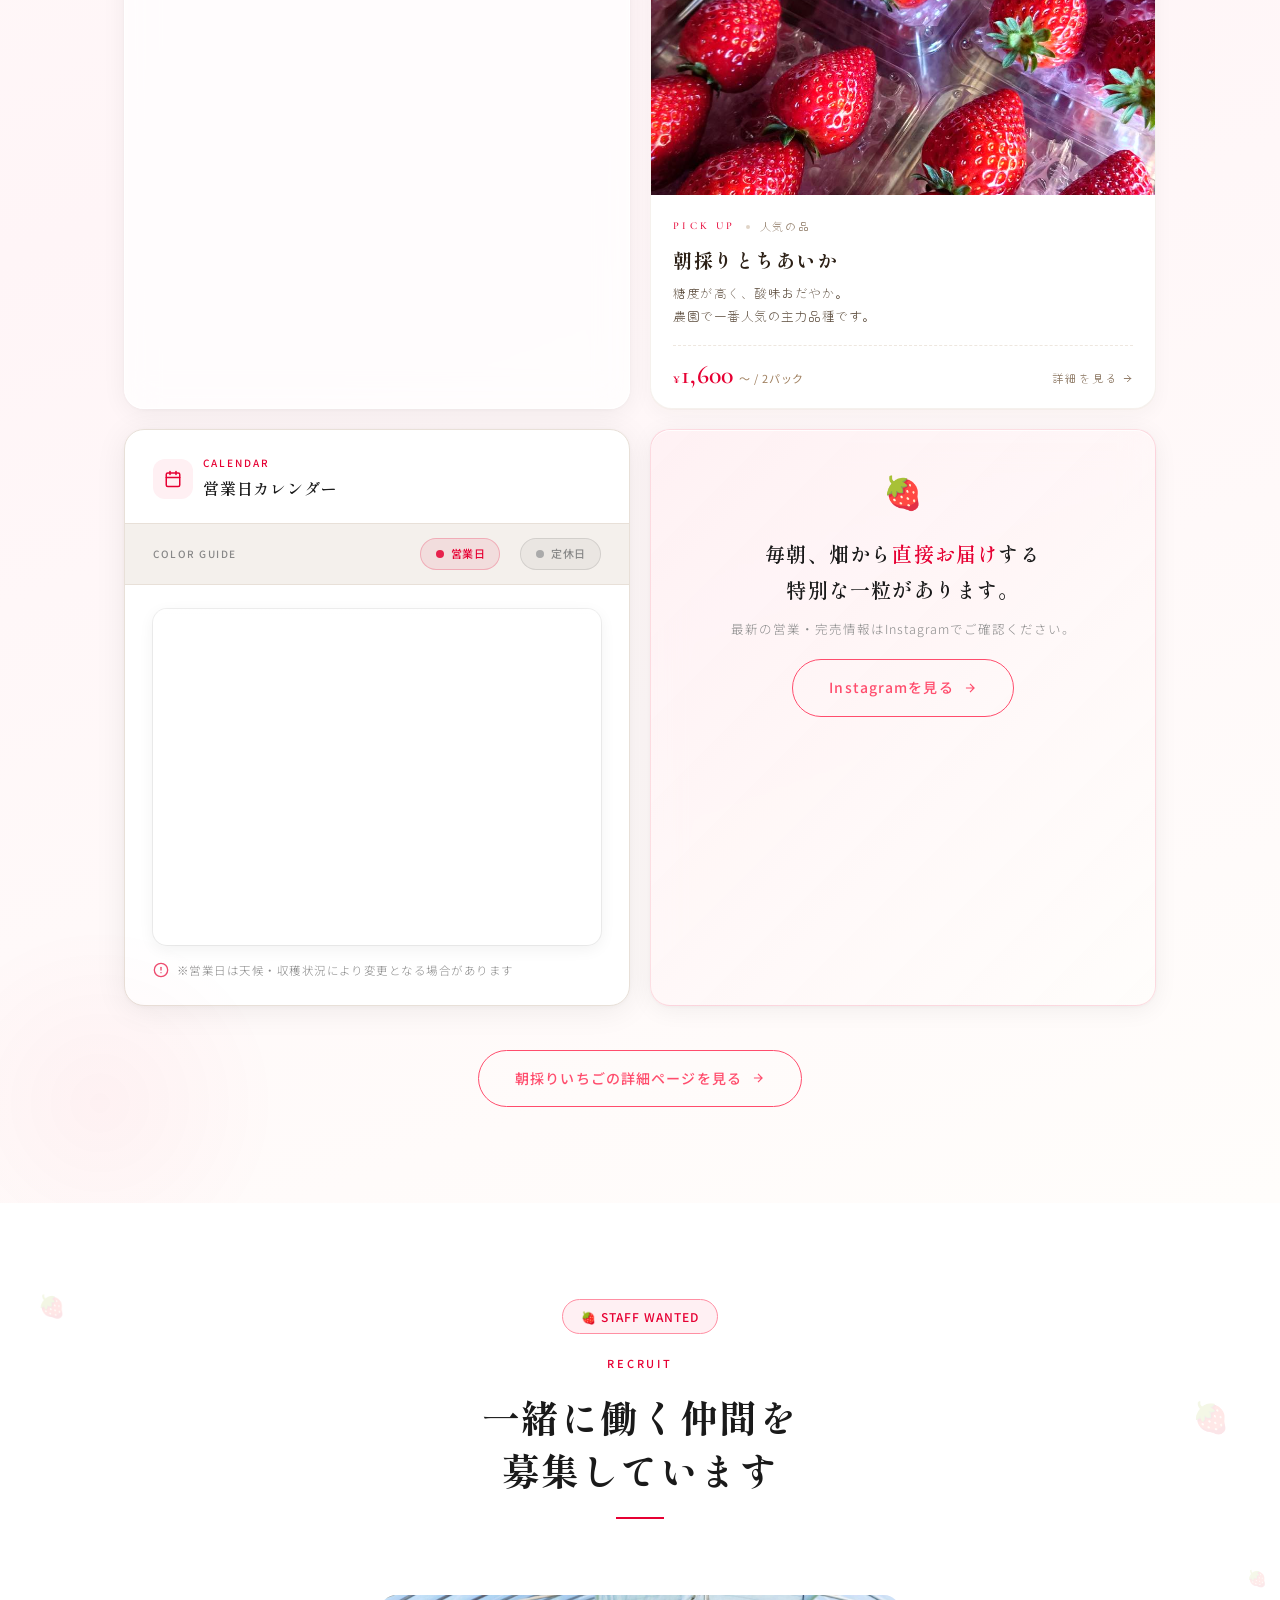
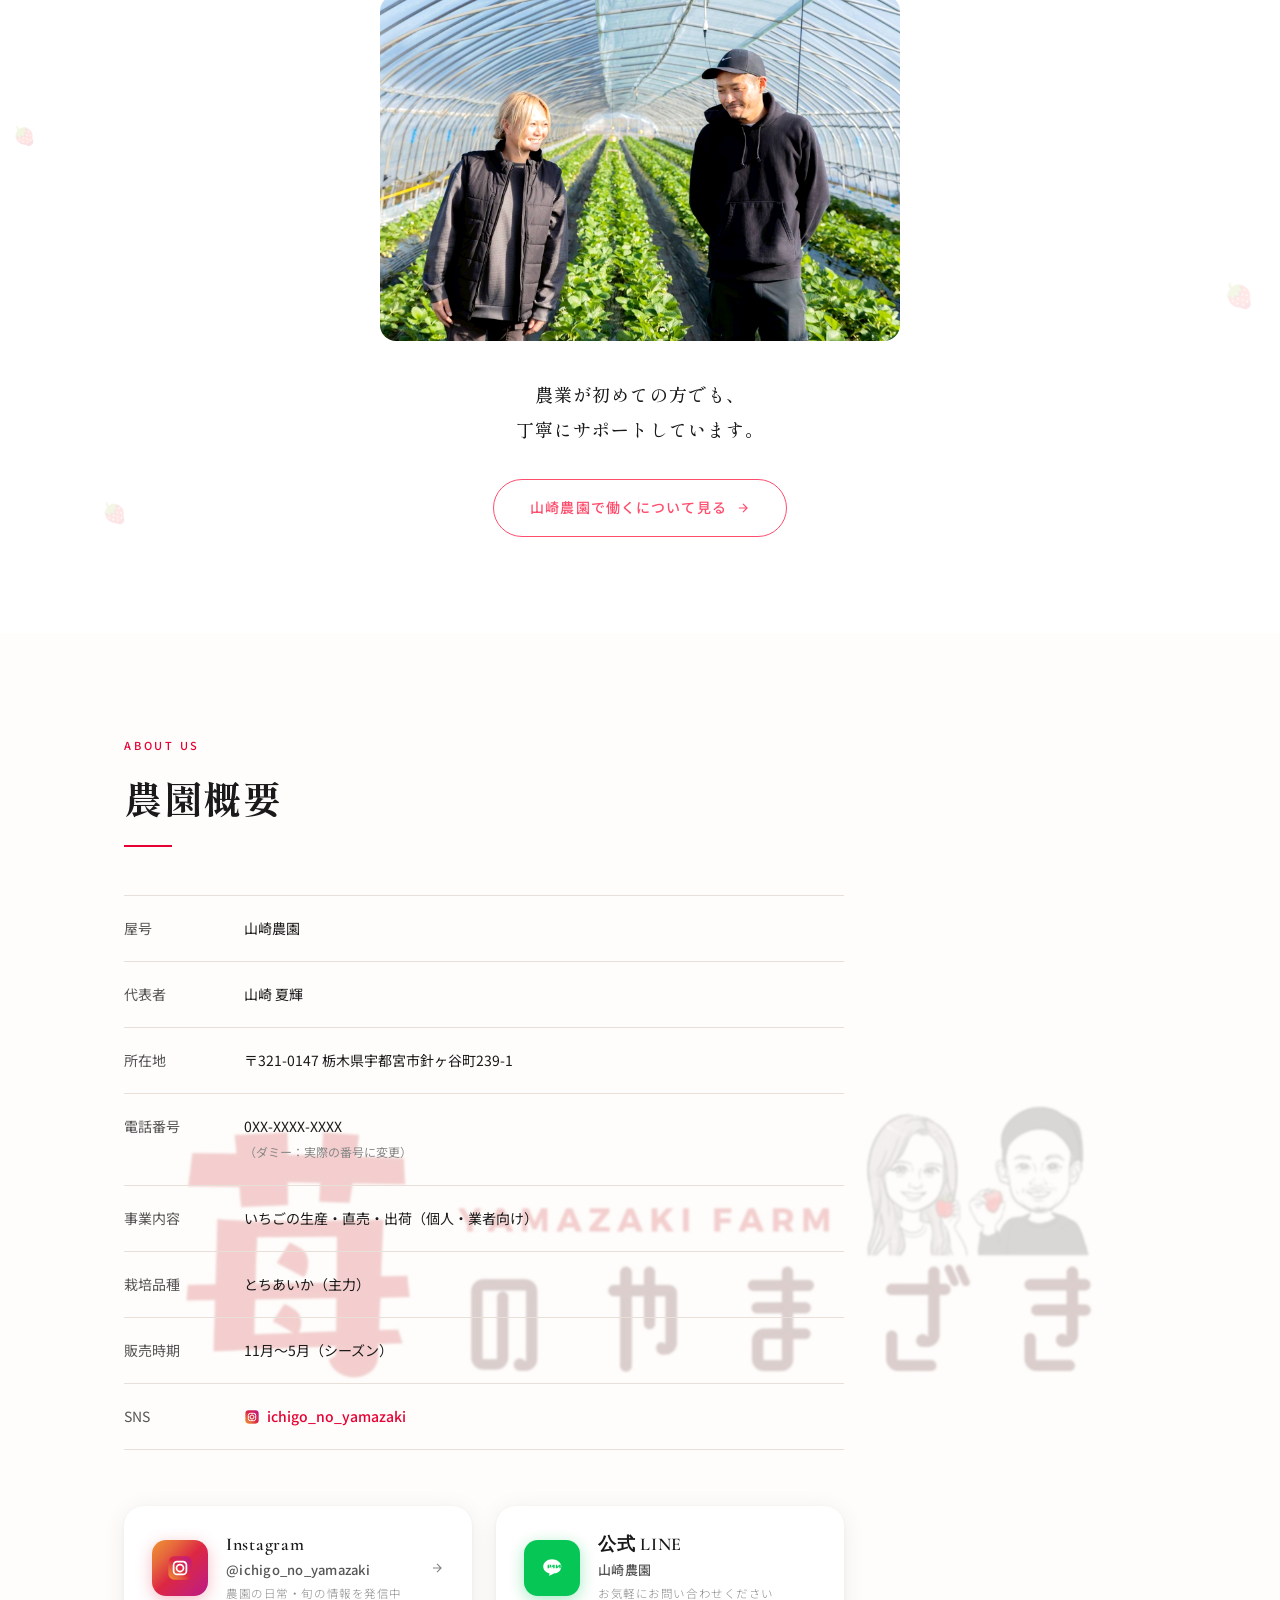
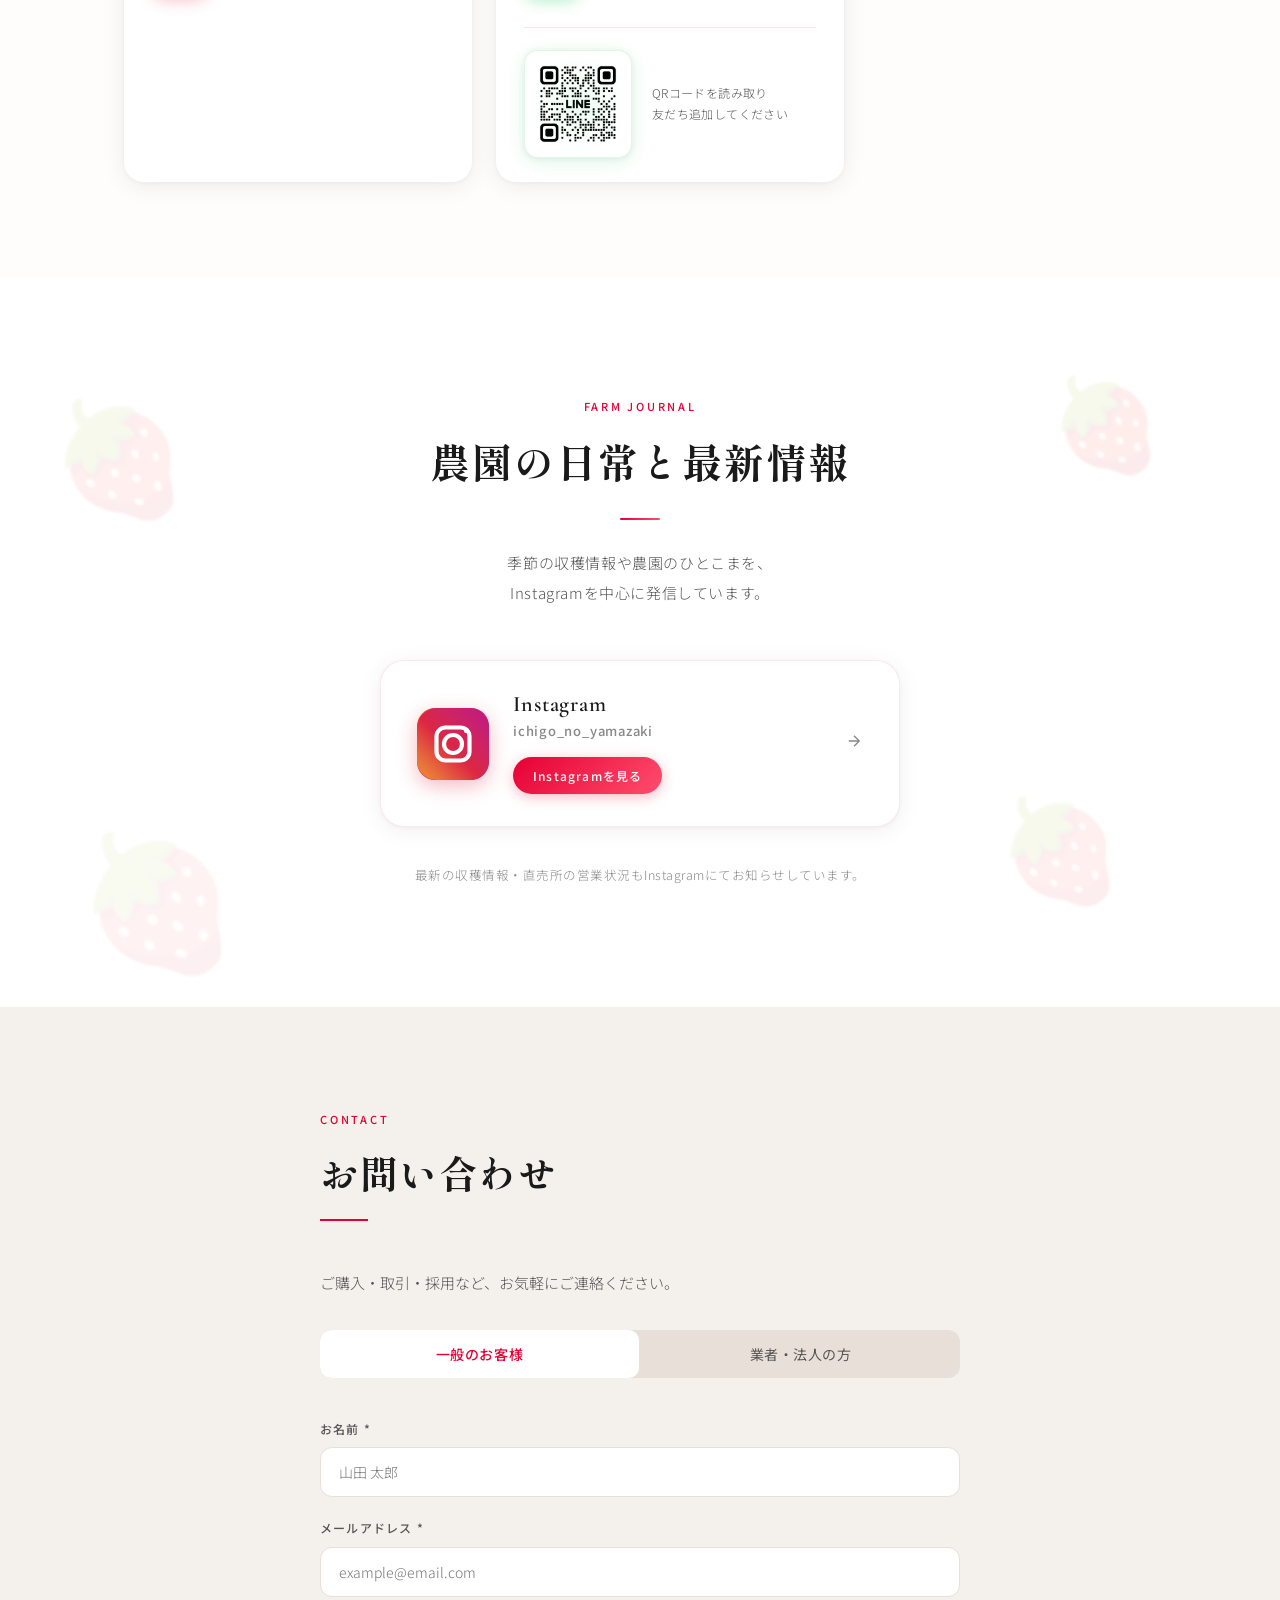
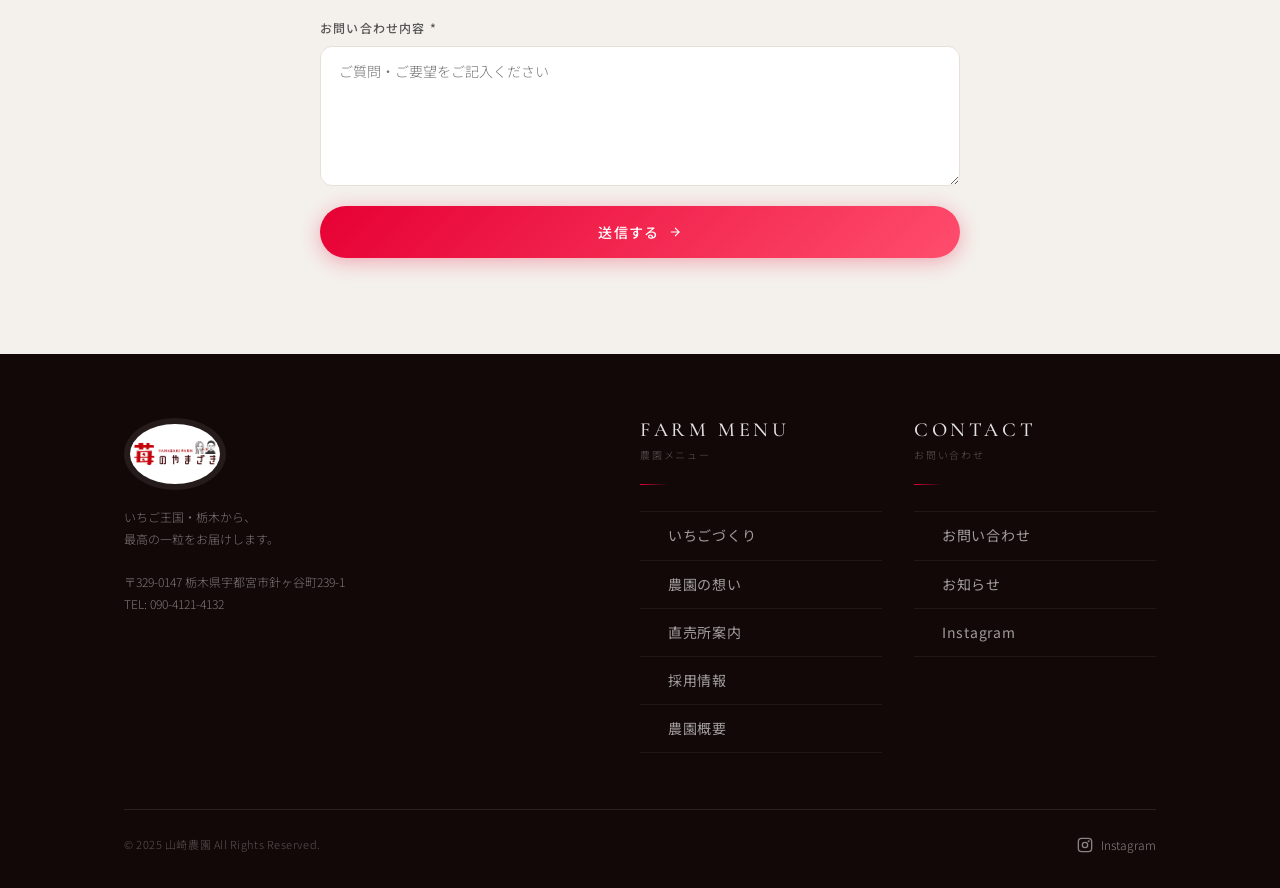
<file: 山崎農園_Vercelアップロード用/test/index.html>
<!DOCTYPE html>
<html lang="ja">
<head>
  <meta charset="UTF-8">
  <meta name="viewport" content="width=device-width, initial-scale=1.0">
  <title>山崎農園 | いちご王国・栃木から、最高の一粒を。</title>
  <meta name="description" content="山崎農園は栃木県のいちご農園です。朝採りの新鮮ないちご「とちあいか」を直売所にてお届けしています。">
  <link rel="preconnect" href="https://fonts.googleapis.com">
  <link rel="preconnect" href="https://fonts.gstatic.com" crossorigin>
  <link href="https://fonts.googleapis.com/css2?family=Shippori+Mincho:wght@400;500;600;700;800&family=Noto+Sans+JP:wght@300;400;500&family=Cormorant+Garamond:ital,wght@0,400;0,500;1,400&family=Zen+Maru+Gothic:wght@400;500;700&display=swap" rel="stylesheet">
  <link rel="stylesheet" href="style.css">
</head>
<body>

<!-- PARALLAX 固定背景（JS制御・スマホ対応） -->
<div class="parallax-bg-fixed" id="parallaxBg" aria-hidden="true"></div>

<!-- FLOATING STRAWBERRY DECORATIONS -->
<div class="strawberry-float-layer" aria-hidden="true">
  <span class="sf">🍓</span>
  <span class="sf">🍓</span>
  <span class="sf">🍓</span>
  <span class="sf">🍓</span>
  <span class="sf">🍓</span>
  <span class="sf">🍓</span>
  <span class="sf">🍓</span>
  <span class="sf">🍓</span>
</div>

<!-- NAV -->
<nav id="main-nav">

  <a href="#" class="nav-logo">
    <!-- いちごSVGアイコン（高品質・ブランドロゴ風） -->
    <svg class="nav-logo-icon" viewBox="0 0 28 30" fill="none" xmlns="http://www.w3.org/2000/svg" aria-hidden="true">
      <defs>
        <!-- 苺本体グラデーション（赤〜深紅） -->
        <linearGradient id="nav-berry" x1="10" y1="10" x2="18" y2="28" gradientUnits="userSpaceOnUse">
          <stop offset="0%"   stop-color="#FF6B7A"/>
          <stop offset="45%"  stop-color="#E60033"/>
          <stop offset="100%" stop-color="#B8001F"/>
        </linearGradient>
        <!-- 艶ハイライト -->
        <radialGradient id="nav-shine" cx="38%" cy="28%" r="38%">
          <stop offset="0%"  stop-color="#fff" stop-opacity="0.28"/>
          <stop offset="100%" stop-color="#fff" stop-opacity="0"/>
        </radialGradient>
        <!-- ヘタグラデーション -->
        <linearGradient id="nav-hull" x1="14" y1="6" x2="14" y2="13" gradientUnits="userSpaceOnUse">
          <stop offset="0%"  stop-color="#68D391"/>
          <stop offset="100%" stop-color="#2F855A"/>
        </linearGradient>
      </defs>

      <!-- ヘタ（葉） -->
      <g opacity="0.92">
        <!-- 中央の葉 -->
        <path d="M14 11.5C14 11.5 13.5 7.5 14 5.5C14.5 7.5 14 11.5 14 11.5Z"
              fill="url(#nav-hull)" stroke="none"/>
        <!-- 左葉 -->
        <path d="M14 11C14 11 10.5 8.5 9.5 6.5C11.5 7.5 14 11 14 11Z"
              fill="url(#nav-hull)" stroke="none"/>
        <!-- 右葉 -->
        <path d="M14 11C14 11 17.5 8.5 18.5 6.5C16.5 7.5 14 11 14 11Z"
              fill="url(#nav-hull)" stroke="none"/>
        <!-- 外左葉 -->
        <path d="M13.5 11.5C13.5 11.5 9 10 7.5 8.5C9.5 9 13.5 11.5 13.5 11.5Z"
              fill="url(#nav-hull)" opacity="0.75"/>
        <!-- 外右葉 -->
        <path d="M14.5 11.5C14.5 11.5 19 10 20.5 8.5C18.5 9 14.5 11.5 14.5 11.5Z"
              fill="url(#nav-hull)" opacity="0.75"/>
      </g>

      <!-- 苺本体 -->
      <path d="M14 12C9.5 12 6 15.5 6.5 20C7 24 10.5 28.5 14 29C17.5 28.5 21 24 21.5 20C22 15.5 18.5 12 14 12Z"
            fill="url(#nav-berry)"/>
      <!-- 艶ハイライト -->
      <ellipse cx="11.5" cy="18" rx="3.5" ry="4.5" fill="url(#nav-shine)"/>

      <!-- 種（白い小さな点を上品に配置） -->
      <g fill="rgba(255,255,255,0.55)" stroke="none">
        <circle cx="11.5" cy="17.5" r="0.85"/>
        <circle cx="14"   cy="15.5" r="0.85"/>
        <circle cx="16.5" cy="17.5" r="0.85"/>
        <circle cx="12.5" cy="21"   r="0.85"/>
        <circle cx="15.5" cy="21"   r="0.85"/>
        <circle cx="14"   cy="24.5" r="0.75"/>
        <circle cx="11"   cy="14.5" r="0.7" opacity="0.7"/>
        <circle cx="17"   cy="14.5" r="0.7" opacity="0.7"/>
      </g>
    </svg>
    <span class="nav-logo-text">
      <span class="nav-logo-ja">山崎農園</span>
      <span class="nav-logo-en">Yamazaki Farm</span>
    </span>
  </a>

  <ul class="nav-links">
    <li><a href="#features">とちあいかの魅力</a></li>
    <li><a href="#cultivation">こだわりの栽培</a></li>
    <li><a href="#shop">直売所</a></li>
    <li><a href="#recruit">採用情報</a></li>
  </ul>

  <!-- ハンバーガーボタン（スマホ用） -->
  <button class="nav-hamburger" id="navHamburger" aria-label="メニューを開く" aria-expanded="false" aria-controls="mobileMenu">
    <span class="nav-hamburger-line"></span>
    <span class="nav-hamburger-line"></span>
    <span class="nav-hamburger-line"></span>
  </button>

</nav>

<!-- モバイルメニュー（スマホ用ドロワー） -->
<div id="mobileMenuBackdrop" aria-hidden="true"></div>
<aside id="mobileMenu" aria-hidden="true" role="dialog" aria-label="ナビゲーションメニュー">

  <!-- ヘッダー行 -->
  <div class="mm-header-row">
    <div class="mm-header-left">
      <span class="mm-header-label">MENU</span>
      <span class="mm-header-line"></span>
      <span class="mm-header-brand">YAMAZAKI FARM</span>
    </div>
    <button class="mm-close-btn" id="mobileMenuClose" aria-label="メニューを閉じる"></button>
  </div>

  <!-- ナビリスト -->
  <ul class="mm-nav-list">
    <li><a href="#hero"        data-menu-link><span class="mm-n">00</span>ホーム</a></li>
    <li><a href="#features"    data-menu-link><span class="mm-n">01</span>とちあいかの魅力</a></li>
    <li><a href="#cultivation" data-menu-link><span class="mm-n">02</span>こだわりの栽培</a></li>
    <li><a href="#shop"        data-menu-link><span class="mm-n">03</span>直売所</a></li>
    <li><a href="#recruit"     data-menu-link><span class="mm-n">04</span>採用情報</a></li>
  </ul>

  <!-- ブランドロゴ -->
  <div class="mm-brand-visual">
    <img src="yamazaki_logo_chars.png" alt="苺のやまざき YAMAZAKI FARM" loading="lazy">
  </div>

  <!-- 電話番号 -->
  <a href="tel:09041214132" class="mm-tel-link">
    <svg width="15" height="15" viewBox="0 0 24 24" fill="none" stroke="currentColor" stroke-width="1.8" stroke-linecap="round" stroke-linejoin="round" aria-hidden="true">
      <path d="M22 16.92v3a2 2 0 0 1-2.18 2 19.79 19.79 0 0 1-8.63-3.07A19.5 19.5 0 0 1 4.13 11.9a19.79 19.79 0 0 1-3.07-8.67A2 2 0 0 1 3.04 1h3a2 2 0 0 1 2 1.72c.13.96.34 1.9.61 2.81a2 2 0 0 1-.45 2.11L7.09 8.75a16 16 0 0 0 6 6l1.11-1.11a2 2 0 0 1 2.11-.45c.91.27 1.85.48 2.81.61A2 2 0 0 1 21 16.92z"/>
    </svg>
    <div class="mm-tel-body">
      <span class="mm-tel-label">お電話でのお問い合わせ</span>
      <span class="mm-tel-num">090-4121-4132</span>
    </div>
  </a>

  <!-- Instagram -->
  <a href="https://www.instagram.com/ichigo_no_yamazaki/" target="_blank" rel="noopener" class="mm-ig-link">
    <svg width="14" height="14" viewBox="0 0 24 24" fill="none" stroke="currentColor" stroke-width="1.8" stroke-linecap="round" stroke-linejoin="round" aria-hidden="true">
      <rect x="2" y="2" width="20" height="20" rx="5" ry="5"/>
      <path d="M16 11.37A4 4 0 1 1 12.63 8 4 4 0 0 1 16 11.37z"/>
      <line x1="17.5" y1="6.5" x2="17.51" y2="6.5"/>
    </svg>
    @ichigo_no_yamazaki
  </a>

</aside>

<!-- ① HERO -->
<section id="hero">
  <div class="hero-bg"></div>
  <div class="hero-content">
    <img src="./yamazaki_logo.png" alt="苺のやまざき YAMAZAKI FARM" class="hero-logo">
    <div class="hero-tag">YAMAZAKI FARM — TOCHIGI, JAPAN</div>
    <h1 class="hero-title">
      いちご王国・栃木から、<br><span>最高の一粒</span>を。
    </h1>
    <p class="hero-sub">朝採りの新鮮ないちごを、まっすぐにお届けします</p>
    <a href="#shop" class="btn-primary">
      <span>購入方法を見る</span>
      <svg width="16" height="16" viewBox="0 0 24 24" fill="none" stroke="currentColor" stroke-width="2"><path d="M5 12h14M12 5l7 7-7 7"/></svg>
    </a>
  </div>
  <div class="hero-scroll">
    <span>SCROLL</span>
    <div class="scroll-line"></div>
  </div>
</section>

<!-- ② FEATURES -->
<section id="features" class="parallax">
  <div class="container">

    <!-- とちあいか -->
    <div class="reveal tochiaika-section-wrap" style="margin-bottom: 80px;">
      <span class="section-label">OUR STRAWBERRY</span>
      <h2 class="section-title">とちあいかの魅力</h2>
      <div class="section-divider"></div>
      <p class="section-lead">栃木県が誇る新品種「とちあいか」。<br>見た目の美しさと圧倒的な甘さで、いちごの常識を塗り替えます。</p>

      <div class="features-grid">
        <div class="feature-card">
          <div class="feature-num">01</div>
          <h3 class="feature-title">圧倒的な甘さ</h3>
          <p class="feature-text">糖度が高く、一口食べるだけで広がる豊かな甘みが特徴です。甘さの中にも品のある風味があり、子どもから大人まで幅広く愛されています。</p>
        </div>
        <div class="feature-card feature-card--no-hover">
          <div class="feature-num">02</div>
          <h3 class="feature-title">食べやすい穏やかな酸味</h3>
          <p class="feature-text">酸味が少なく、甘みがダイレクトに感じられます。いちごが得意でない方にも食べやすいと好評で、リピーターが続出しています。</p>
        </div>
        <div class="feature-card feature-card--no-hover">
          <div class="feature-num">03</div>
          <h3 class="feature-title">断面がハート型の美しさ</h3>
          <p class="feature-text">縦に切ると現れるハート型の断面が、見た目にも愛らしい。ギフトやスイーツの飾りとしても人気が高く、SNSでも話題を集めています。</p>
        </div>
        <div class="feature-card feature-card--has-character">
          <div class="feature-num">04</div>
          <h3 class="feature-title">しっかりした実と日持ち</h3>
          <p class="feature-text">実が引き締まっており、傷みにくく輸送にも強い<br>のが特徴。業務用途でも高く評価されており、<br>新鮮な状態での安定供給が可能です。</p>
          <!-- キャラクター画像（透明PNG・浮遊アニメーション） -->
          <div class="tochiaika-character" aria-hidden="true">
            <img src="./tochiaika_character.png" alt="">
          </div>
        </div>
      </div>

      <!-- とちあいか詳細ページへのリンクボタン -->
      <div style="margin-top: 44px; text-align: center;">
        <a href="./とちあいかの魅力/tochiaika.html" class="btn-cultivation-detail">
          <span>とちあいかの魅力を詳しく見る</span>
          <svg width="14" height="14" viewBox="0 0 24 24" fill="none" stroke="currentColor" stroke-width="2"><path d="M5 12h14M12 5l7 7-7 7"/></svg>
        </a>
      </div>
    </div>

    <!-- こだわりの栽培 -->
    <div id="cultivation" class="reveal">
      <span class="section-label">CULTIVATION</span>
      <h2 class="section-title">こだわりの栽培</h2>
      <div class="section-divider"></div>

      <div class="cultivation-wrap">
        <div class="cultivation-img">
          <img src="./kodawari.jpg" alt="いちご栽培ハウス">
        </div>
        <div class="cultivation-points">
          <div class="point-item">
            <div class="point-accent-line"></div>
            <div class="point-icon-wrap"></div>
            <div class="point-body">
              <h4>徹底した肥料管理</h4>
              <p class="point-desc">土づくりから見直し、旨みを引き出す独自の施肥設計を行っています。</p>
            </div>
          </div>
          <div class="point-item">
            <div class="point-accent-line"></div>
            <div class="point-icon-wrap"></div>
            <div class="point-body">
              <h4>毎日一株ずつ状態確認</h4>
              <p class="point-desc">毎朝ハウスを巡回し、葉の色・実の張りを一株ずつ丁寧に確認します。</p>
            </div>
          </div>
          <div class="point-item">
            <div class="point-accent-line"></div>
            <div class="point-icon-wrap"></div>
            <div class="point-body">
              <h4>安定品質の供給体制</h4>
              <p class="point-desc">収穫量の波を最小限に抑え、ご注文に応じた安定出荷を実現しています。</p>
            </div>
          </div>
          <div class="point-item">
            <div class="point-accent-line"></div>
            <div class="point-icon-wrap"></div>
            <div class="point-body">
              <h4>環境に配慮した農業</h4>
              <p class="point-desc">農薬使用を必要最低限に抑え、土と自然に寄り添った栽培を心がけています。</p>
            </div>
          </div>
        </div>
      </div>

      <!-- 詳細ページへのリンクボタン -->
      <div style="margin-top: 44px; text-align: center;">
        <a href="./栽培へのこだわり/cultivation.html" class="btn-cultivation-detail">
          <span>栽培へのこだわりを詳しく見る</span>
          <svg width="14" height="14" viewBox="0 0 24 24" fill="none" stroke="currentColor" stroke-width="2"><path d="M5 12h14M12 5l7 7-7 7"/></svg>
        </a>
      </div>
    </div>

  </div>
</section>

<!-- ③ STORY -->
<section id="story">
  <div class="container reveal" style="position: relative; z-index: 1;">
    <div class="story-layout">
      <!-- 左：テキスト -->
      <div class="story-text-col">
        <span class="section-label">OUR STORY</span>
        <h2 class="section-title" style="color: white;">受け継いだ土地で、<br>新しい挑戦を。</h2>
        <div class="section-divider"></div>

        <blockquote class="story-quote">
          「おじいちゃんが守ってきた土地で、<br>もっとおいしいいちごを育てたい」
        </blockquote>

        <p class="story-body">
          山崎農園の歴史は、祖父が丹精込めて耕した一枚の畑から始まります。その土地が持つ可能性を信じ、現在の代表が伝統農業に最新の栽培技術を融合させ、品質の向上に挑み続けています。<br><br>
          大量生産ではなく、一粒一粒に向き合う姿勢を大切に。顔の見える農家として、直接お客様に喜んでいただけることが何よりの励みです。
        </p>

        <div class="story-values">
          <span class="story-tag">丁寧な手仕事</span>
          <span class="story-tag">伝統と革新の融合</span>
          <span class="story-tag">顔の見える農家</span>
          <span class="story-tag">土への敬意</span>
          <span class="story-tag">地域への貢献</span>
        </div>
      </div>

      <!-- 右：キャラクター（Canvas で黒背景除去） -->
      <div class="story-character-col" aria-hidden="true">
        <canvas id="storyCharacterCanvas" class="story-character-canvas"></canvas>
      </div>
    </div>
  </div>
</section>

<!-- ④ SHOP – REDESIGNED -->
<section id="shop">
  <div class="container">

    <!-- セクションヘッダー -->
    <div class="reveal" style="margin-bottom: 48px;">
      <span class="section-label">DIRECT SALES</span>
      <h2 class="section-title">朝採り直売所</h2>
      <div class="section-divider"></div>
    </div>

    <!-- 朝採りキャッチフレーズ -->
    <div class="reveal shop-morning-banner">
      <p class="shop-morning-phrase">鮮度抜群の朝採りいちごを、<em>その場でお渡しします。</em></p>
      <p class="shop-morning-phrase">朝だけ並ぶ、<em>特別な粒があります。</em></p>
      <p class="shop-morning-phrase">収穫した<em>その日のうちに</em>直売しています。</p>
      <p class="shop-morning-sub">ご家庭用から贈答用までご用意しています。</p>
    </div>

    <!-- カードグリッド -->
    <div class="shop-cards-grid">

      <!-- ① 地図カード -->
      <div class="reveal shop-card shop-card--map">
        <div class="shop-card-map-frame">
          <iframe
            src="https://www.google.com/maps/embed?pb=!1m18!1m12!1m3!1d3208.0965243834203!2d139.85532017562969!3d36.47938467234037!2m3!1f0!2f0!3f0!3m2!1i1024!2i768!4f13.1!3m3!1m2!1s0x601f5ccc5287a1f1%3A0x1053ba8e6ff1ab79!2z44CSMzIxLTAxNDcg5qCD5pyo55yM5a6H6YO95a6u5biC6Yed44Kx6LC355S677yS77yT77yZ!5e0!3m2!1sja!2sjp!4v1778134244997!5m2!1sja!2sjp"
            allowfullscreen=""
            loading="lazy"
            referrerpolicy="no-referrer-when-downgrade"
            title="山崎農園マップ">
          </iframe>
        </div>
        <div class="shop-card-map-body">
          <div class="shop-card-address-row">
            <div class="shop-card-address-icon">
              <svg viewBox="0 0 24 24" fill="none" stroke="#E60033" stroke-width="2" stroke-linecap="round" stroke-linejoin="round">
                <path d="M21 10c0 7-9 13-9 13s-9-6-9-13a9 9 0 0 1 18 0z"/><circle cx="12" cy="10" r="3"/>
              </svg>
            </div>
            <div>
              <div class="shop-card-address-label">ADDRESS</div>
              <div class="shop-card-address-text">〒321-0147<br>栃木県宇都宮市針ヶ谷町239-1</div>
            </div>
          </div>
          <div class="shop-card-map-btns">
            <a href="https://maps.google.com/?q=栃木県宇都宮市針ヶ谷町239-1" target="_blank" rel="noopener" class="btn-map-primary">
              <svg width="14" height="14" viewBox="0 0 24 24" fill="none" stroke="currentColor" stroke-width="2.2" stroke-linecap="round" stroke-linejoin="round"><path d="M21 10c0 7-9 13-9 13s-9-6-9-13a9 9 0 0 1 18 0z"/><circle cx="12" cy="10" r="3"/></svg>
              Google Mapで開く
            </a>
            <a href="https://maps.google.com/?q=栃木県宇都宮市針ヶ谷町239-1&amp;travelmode=driving" target="_blank" rel="noopener" class="btn-map-secondary">
              <svg width="14" height="14" viewBox="0 0 24 24" fill="none" stroke="currentColor" stroke-width="2" stroke-linecap="round" stroke-linejoin="round"><rect x="1" y="3" width="15" height="13" rx="2"/><path d="M16 8h4l3 5v3h-7V8z"/><circle cx="5.5" cy="18.5" r="2.5"/><circle cx="18.5" cy="18.5" r="2.5"/></svg>
              カーナビで開く
            </a>
          </div>
        </div>
      </div>

      <!-- ② 営業情報カード -->
      <div class="reveal shop-card shop-card--hours">
        <div class="shop-card-header">
          <div class="shop-card-header-icon">
            <svg viewBox="0 0 24 24" fill="none" stroke="#E60033" stroke-width="2" stroke-linecap="round" stroke-linejoin="round" width="18" height="18">
              <circle cx="12" cy="12" r="10"/><path d="M12 6v6l4 2"/>
            </svg>
          </div>
          <div>
            <div class="shop-card-header-label">BUSINESS HOURS</div>
            <div class="shop-card-header-title">営業情報</div>
          </div>
        </div>
        <div class="shop-hours-rows">
          <div class="shop-hours-row">
            <span class="shop-hours-key">シーズン</span>
            <span class="shop-hours-val">11月 〜 5月<small>いちごの収穫期のみ営業</small></span>
          </div>
          <div class="shop-hours-row">
            <span class="shop-hours-key">営業時間</span>
            <span class="shop-hours-val">9:00 〜 16:00<small>朝採り完売時は早めに終了</small></span>
          </div>
          <div class="shop-hours-row">
            <span class="shop-hours-key">定休日</span>
            <span class="shop-hours-val">日曜日<small>祝日は営業・翌月曜休業</small></span>
          </div>
          <div class="shop-hours-row">
            <span class="shop-hours-key">TEL</span>
            <span class="shop-hours-val">090-4121-4132<small>お気軽にご連絡ください</small></span>
          </div>
        </div>
        <div class="shop-soldout-badge">朝採りが完売した時点で閉店となります</div>
      </div>

      <!-- ③ 人気の朝採りいちごカード（直売所詳細ページへの導線） -->
      <a href="./朝採り直売所/chokubaijo.html" class="reveal shop-card shop-card--product">
        <div class="shop-product-photo">
          <img src="./ichigo.jpg" alt="朝採りとちあいか" loading="lazy">
          <span class="shop-product-fresh-tag">
            <svg viewBox="0 0 24 24" width="11" height="11" fill="none" stroke="currentColor" stroke-width="2" stroke-linecap="round" stroke-linejoin="round" aria-hidden="true"><circle cx="12" cy="12" r="10"/><path d="M12 6v6l4 2"/></svg>
            本日朝採り
          </span>
        </div>
        <div class="shop-product-body">
          <div class="shop-product-meta">
            <span class="shop-product-label">PICK UP</span>
            <span class="shop-product-meta-dot" aria-hidden="true"></span>
            <span class="shop-product-cat">人気の品</span>
          </div>
          <h3 class="shop-product-title">朝採りとちあいか</h3>
          <p class="shop-product-desc">糖度が高く、酸味おだやか。<br>農園で一番人気の主力品種です。</p>
          <div class="shop-product-pricerow">
            <div class="shop-product-price">
              <span class="shop-product-price-from">¥</span>
              <span class="shop-product-price-num">1,600</span>
              <span class="shop-product-price-unit">〜 / 2パック</span>
            </div>
            <span class="shop-product-detail-link">
              詳細を見る
              <svg width="11" height="11" viewBox="0 0 24 24" fill="none" stroke="currentColor" stroke-width="2" stroke-linecap="round" stroke-linejoin="round" aria-hidden="true"><path d="M5 12h14M12 5l7 7-7 7"/></svg>
            </span>
          </div>
        </div>
      </a>

      <!-- ④ カレンダーカード -->
      <div class="reveal shop-card shop-card--calendar">

        <!-- ヘッダー -->
        <div class="shop-card-header">
          <div class="shop-card-header-icon">
            <svg viewBox="0 0 24 24" fill="none" stroke="#E60033" stroke-width="2" stroke-linecap="round" stroke-linejoin="round" width="18" height="18">
              <rect x="3" y="4" width="18" height="18" rx="2"/><line x1="16" y1="2" x2="16" y2="6"/><line x1="8" y1="2" x2="8" y2="6"/><line x1="3" y1="10" x2="21" y2="10"/>
            </svg>
          </div>
          <div>
            <div class="shop-card-header-label">CALENDAR</div>
            <div class="shop-card-header-title">営業日カレンダー</div>
          </div>
        </div>

        <!-- 凡例バー -->
        <div class="cal-legend-bar">
          <span class="cal-legend-bar-title">COLOR GUIDE</span>
          <span class="cal-legend-pill cal-legend-pill--open">
            <svg width="10" height="10" viewBox="0 0 10 10"><circle cx="5" cy="5" r="4" fill="#E60033" opacity="0.85"/></svg>
            営業日
          </span>
          <span class="cal-legend-pill cal-legend-pill--closed">
            <svg width="10" height="10" viewBox="0 0 10 10"><circle cx="5" cy="5" r="4" fill="#aaa"/></svg>
            定休日
          </span>
        </div>

        <!-- Googleカレンダー埋め込み -->
        <div class="gcal-outer">
          <div class="gcal-frame-wrap">
            <!--
              ▼ ここにGoogleカレンダーの埋め込みURLを設定してください
              手順: Googleカレンダー → 設定 → カレンダーの設定
                    → 「カレンダーを統合」→「埋め込みコード」をコピー
              下記 src の URL を自分のカレンダーIDに変更してください
            -->
            <iframe
              src="https://calendar.google.com/calendar/embed?src=YOUR_CALENDAR_ID%40gmail.com&ctz=Asia%2FTokyo&mode=MONTH&showTitle=0&showNav=1&showDate=1&showPrint=0&showTabs=0&showCalendars=0&showTz=0&bgcolor=%23ffffff&color=%23E60033"
              frameborder="0"
              scrolling="no"
              title="山崎農園 営業日カレンダー"
              loading="lazy"
              aria-label="営業日カレンダー"
            ></iframe>
            <div class="gcal-frame-overlay-top" aria-hidden="true"></div>
          </div>
        </div>

        <!-- 注意文 -->
        <div class="cal-notice">
          <svg class="cal-notice-icon" viewBox="0 0 24 24" fill="none" stroke="currentColor" stroke-width="2" stroke-linecap="round" stroke-linejoin="round">
            <circle cx="12" cy="12" r="10"/><line x1="12" y1="8" x2="12" y2="12"/><line x1="12" y1="16" x2="12.01" y2="16"/>
          </svg>
          <p class="cal-notice-text">※営業日は天候・収穫状況により変更となる場合があります</p>
        </div>

      </div>

      <!-- ⑤ 朝採りメッセージカード -->
      <div class="reveal shop-card shop-card--message">
        <span class="shop-message-icon">🍓</span>
        <p class="shop-message-main">
          毎朝、畑から<em>直接お届け</em>する<br>特別な一粒があります。
        </p>
        <p class="shop-message-sub">
          最新の営業・完売情報はInstagramでご確認ください。
        </p>
        <div style="margin-top: 20px; display: flex; justify-content: center;">
          <a href="https://www.instagram.com/ichigo_no_yamazaki/" target="_blank" rel="noopener" class="btn-cultivation-detail">
            <span>Instagramを見る</span>
            <svg width="14" height="14" viewBox="0 0 24 24" fill="none" stroke="currentColor" stroke-width="2"><path d="M5 12h14M12 5l7 7-7 7"/></svg>
          </a>
        </div>
      </div>

    </div>

    <!-- 直売所詳細ページへの自然な導線 -->
    <div class="reveal shop-lineup-cta">
      <a href="./朝採り直売所/chokubaijo.html" class="btn-cultivation-detail">
        <span>朝採りいちごの詳細ページを見る</span>
        <svg width="14" height="14" viewBox="0 0 24 24" fill="none" stroke="currentColor" stroke-width="2"><path d="M5 12h14M12 5l7 7-7 7"/></svg>
      </a>
    </div>

  </div>
</section>
<!-- ⑤ RECRUIT -->
<section id="recruit">
  <!-- 採用セクション専用いちご装飾 -->
  <span class="recruit-deco recruit-deco--1" aria-hidden="true">🍓</span>
  <span class="recruit-deco recruit-deco--2" aria-hidden="true">🍓</span>
  <span class="recruit-deco recruit-deco--3" aria-hidden="true">🍓</span>
  <span class="recruit-deco recruit-deco--4" aria-hidden="true">🍓</span>
  <span class="recruit-deco recruit-deco--5" aria-hidden="true">🍓</span>
  <span class="recruit-deco recruit-deco--6" aria-hidden="true">🍓</span>
  <div class="container">
    <div class="recruit-inner recruit-inner--centered">
      <div class="reveal recruit-content-centered">
        <span class="recruit-badge">🍓 STAFF WANTED</span>
        <span class="section-label">RECRUIT</span>
        <h2 class="section-title">一緒に働く仲間を<br>募集しています</h2>
        <div class="section-divider"></div>

        <div class="recruit-img recruit-img--centered">
          <img src="./recruit.jpg" alt="山崎農園のスタッフ">
        </div>

        <p class="recruit-lead">
          農業が初めての方でも、<br class="sp-br">丁寧にサポートしています。
        </p>

        <a href="./採用情報/recruit.html" class="btn-cultivation-detail">
          <span>山崎農園で働くについて見る</span>
          <svg width="14" height="14" viewBox="0 0 24 24" fill="none" stroke="currentColor" stroke-width="2"><path d="M5 12h14M12 5l7 7-7 7"/></svg>
        </a>
      </div>
    </div>
  </div>
</section>

<!-- ⑥ ABOUT -->
<section id="about">
  <div class="container">
    <div class="reveal" style="max-width: 720px;">
      <span class="section-label">ABOUT US</span>
      <h2 class="section-title">農園概要</h2>
      <div class="section-divider"></div>
      <table class="about-table">
        <tr>
          <th>屋号</th>
          <td>山崎農園</td>
        </tr>
        <tr>
          <th>代表者</th>
          <td>山崎 夏輝</td>
        </tr>
        <tr>
          <th>所在地</th>
          <td>〒321-0147 栃木県宇都宮市針ヶ谷町239-1<br>
        </tr>
        <tr>
          <th>電話番号</th>
          <td>0XX-XXXX-XXXX<br><span style="font-size:12px;color:var(--text-lt);">（ダミー：実際の番号に変更）</span></td>
        </tr>
        <tr>
          <th>事業内容</th>
          <td>いちごの生産・直売・出荷（個人・業者向け）</td>
        </tr>
        <tr>
          <th>栽培品種</th>
          <td>とちあいか（主力）</td>
        </tr>
        <tr>
          <th>販売時期</th>
          <td>11月〜5月（シーズン）</td>
        </tr>
        <tr>
          <th>SNS</th>
          <td>
            <div class="about-sns-inline">
              <a href="https://www.instagram.com/p/DOLSDFnE7N_/" target="_blank" class="about-sns-inline-link">
                <svg class="about-sns-ig-icon" viewBox="0 0 24 24" xmlns="http://www.w3.org/2000/svg" width="16" height="16"><defs><linearGradient id="igGradInline" x1="0%" y1="100%" x2="100%" y2="0%"><stop offset="0%" style="stop-color:#f09433"/><stop offset="25%" style="stop-color:#e6683c"/><stop offset="50%" style="stop-color:#dc2743"/><stop offset="75%" style="stop-color:#cc2366"/><stop offset="100%" style="stop-color:#bc1888"/></linearGradient></defs><rect x="2" y="2" width="20" height="20" rx="5" ry="5" fill="url(#igGradInline)"/><rect x="6.5" y="6.5" width="11" height="11" rx="3" ry="3" fill="none" stroke="white" stroke-width="1.5"/><circle cx="12" cy="12" r="3" fill="none" stroke="white" stroke-width="1.5"/><circle cx="16.5" cy="7.5" r="0.8" fill="white"/></svg>
                <span>ichigo_no_yamazaki</span>
              </a>
            </div>
          </td>
        </tr>
      </table>

      <!-- ===== SNS SECTION ===== -->
      <div class="about-sns-wrap reveal">

        <!-- Instagram Card -->
        <a href="https://www.instagram.com/p/DOLSDFnE7N_/" target="_blank" class="sns-card sns-card--instagram">
          <div class="sns-card-glow sns-card-glow--ig"></div>
          <div class="sns-card-inner">
            <div class="sns-icon-wrap sns-icon-wrap--ig">
              <svg viewBox="0 0 24 24" xmlns="http://www.w3.org/2000/svg" width="28" height="28">
                <defs>
                  <linearGradient id="igGrad1" x1="0%" y1="100%" x2="100%" y2="0%">
                    <stop offset="0%"   style="stop-color:#f09433"/>
                    <stop offset="25%"  style="stop-color:#e6683c"/>
                    <stop offset="50%"  style="stop-color:#dc2743"/>
                    <stop offset="75%"  style="stop-color:#cc2366"/>
                    <stop offset="100%" style="stop-color:#bc1888"/>
                  </linearGradient>
                </defs>
                <rect x="2" y="2" width="20" height="20" rx="5" ry="5" fill="url(#igGrad1)"/>
                <rect x="6.5" y="6.5" width="11" height="11" rx="3" ry="3" fill="none" stroke="white" stroke-width="1.5"/>
                <circle cx="12" cy="12" r="3" fill="none" stroke="white" stroke-width="1.5"/>
                <circle cx="16.5" cy="7.5" r="0.8" fill="white"/>
              </svg>
            </div>
            <div class="sns-card-text">
              <div class="sns-card-label">Instagram</div>
              <div class="sns-card-handle">@ichigo_no_yamazaki</div>
              <div class="sns-card-desc">農園の日常・旬の情報を発信中</div>
            </div>
            <div class="sns-card-arrow">
              <svg width="14" height="14" viewBox="0 0 24 24" fill="none" stroke="currentColor" stroke-width="2"><path d="M5 12h14M12 5l7 7-7 7"/></svg>
            </div>
          </div>
        </a>

        <!-- LINE Card -->
        <div class="sns-card sns-card--line">
          <div class="sns-card-glow sns-card-glow--line"></div>
          <div class="sns-card-inner">
            <div class="sns-icon-wrap sns-icon-wrap--line">
              <svg viewBox="0 0 24 24" xmlns="http://www.w3.org/2000/svg" width="28" height="28">
                <rect width="24" height="24" rx="6" fill="#06C755"/>
                <path d="M12 4.5C7.86 4.5 4.5 7.3 4.5 10.75c0 2.88 2.28 5.31 5.44 6.02l-.44 1.63c-.05.17.13.31.28.22L14.1 16.6c.62-.07 1.22-.2 1.78-.37C18.52 15.4 20 13.2 20 10.75 20 7.3 16.14 4.5 12 4.5z" fill="white"/>
                <path d="M9.5 12.25H8.25v-3h1.25v3zm3.5 0h-1.25V10.5l-1.75 1.75V9.25H11.25v1.75L13 9.25h1.25v3h-1.25V10.5l-1.75 1.75zm3.5 0H15.25v-3H16.5v1.75L18.25 9.25H19.5v3h-1.25V10.5l-1.75 1.75z" fill="#06C755"/>
              </svg>
            </div>
            <div class="sns-card-text">
              <div class="sns-card-label">公式 LINE</div>
              <div class="sns-card-handle">山崎農園</div>
              <div class="sns-card-desc">お気軽にお問い合わせください</div>
            </div>
          </div>

          <!-- QR Code Area -->
          <div class="line-qr-area">
            <div class="line-qr-card">
              <div class="line-qr-card-glow"></div>
              <img src="./line_qr.png" alt="LINE QRコード" class="line-qr-img"
                   onerror="this.closest('.line-qr-card').querySelector('.line-qr-fallback').style.display='flex'; this.style.display='none';">
              <div class="line-qr-fallback">
                <svg viewBox="0 0 80 80" width="80" height="80" xmlns="http://www.w3.org/2000/svg" opacity="0.25">
                  <rect x="5" y="5" width="30" height="30" fill="none" stroke="#333" stroke-width="2"/><rect x="11" y="11" width="18" height="18" fill="#333"/>
                  <rect x="45" y="5" width="30" height="30" fill="none" stroke="#333" stroke-width="2"/><rect x="51" y="11" width="18" height="18" fill="#333"/>
                  <rect x="5" y="45" width="30" height="30" fill="none" stroke="#333" stroke-width="2"/><rect x="11" y="51" width="18" height="18" fill="#333"/>
                  <rect x="45" y="45" width="8" height="8" fill="#333"/><rect x="57" y="45" width="8" height="8" fill="#333"/><rect x="45" y="57" width="8" height="8" fill="#333"/><rect x="57" y="57" width="8" height="8" fill="#333"/>
                </svg>
                <span style="font-size:11px;color:#aaa;margin-top:8px;">QR準備中</span>
              </div>
            </div>
            <p class="line-qr-note">QRコードを読み取り<br>友だち追加してください</p>
          </div>
        </div>

      </div><!-- /about-sns-wrap -->
    </div>
  </div>
</section>

<!-- ⑦ NEWS / JOURNAL -->
<section id="news" class="journal-section">
  <!-- 背景装飾：うっすらいちご＆ロゴ -->
  <div class="journal-bg-deco" aria-hidden="true">
    <span class="journal-bg-sf">🍓</span>
    <span class="journal-bg-sf">🍓</span>
    <span class="journal-bg-sf">🍓</span>
    <span class="journal-bg-sf">🍓</span>
    <div class="journal-bg-logo"></div>
  </div>

  <div class="container">
    <div class="journal-inner reveal">

      <!-- ラベル -->
      <span class="section-label">FARM JOURNAL</span>

      <!-- タイトル -->
      <h2 class="journal-title">
        農園の日常と<br class="sp-only">最新情報
      </h2>

      <!-- 細い仕切り線 -->
      <div class="journal-rule"></div>

      <!-- サブコピー -->
      <p class="journal-lead">
        季節の収穫情報や農園のひとこまを、<br>
        Instagramを中心に発信しています。
      </p>

      <!-- Instagram CTA カード -->
      <a href="https://www.instagram.com/p/DOLSDFnE7N_/" target="_blank" rel="noopener" class="journal-ig-card">
        <!-- ホバー時グロー -->
        <div class="journal-ig-glow"></div>

        <!-- 左：アイコン -->
        <div class="journal-ig-icon-wrap">
          <svg class="journal-ig-svg" viewBox="0 0 48 48" xmlns="http://www.w3.org/2000/svg">
            <defs>
              <linearGradient id="igJournalGrad" x1="0%" y1="100%" x2="100%" y2="0%">
                <stop offset="0%"   stop-color="#f09433"/>
                <stop offset="20%"  stop-color="#e6683c"/>
                <stop offset="45%"  stop-color="#dc2743"/>
                <stop offset="72%"  stop-color="#cc2366"/>
                <stop offset="100%" stop-color="#bc1888"/>
              </linearGradient>
            </defs>
            <rect width="48" height="48" rx="13" fill="url(#igJournalGrad)"/>
            <rect x="13" y="13" width="22" height="22" rx="6" fill="none" stroke="white" stroke-width="2.8"/>
            <circle cx="24" cy="24" r="6" fill="none" stroke="white" stroke-width="2.8"/>
            <circle cx="33" cy="15" r="1.7" fill="white"/>
          </svg>
        </div>

        <!-- 中：テキスト -->
        <div class="journal-ig-text">
          <div class="journal-ig-label">Instagram</div>
          <div class="journal-ig-handle">ichigo_no_yamazaki</div>
          <div class="journal-ig-cta-line">
            <span class="journal-ig-btn">Instagramを見る</span>
          </div>
        </div>

        <!-- 右：矢印 -->
        <div class="journal-ig-arrow" aria-hidden="true">
          <svg width="18" height="18" viewBox="0 0 24 24" fill="none" stroke="currentColor" stroke-width="1.8"><path d="M5 12h14M12 5l7 7-7 7"/></svg>
        </div>
      </a>

      <!-- 下部メッセージ -->
      <p class="journal-footer-note">
        最新の収穫情報・直売所の営業状況も<br class="sp-only">Instagramにてお知らせしています。
      </p>

    </div>
  </div>
</section>

<!-- ⑧ CONTACT -->
<section id="contact">
  <div class="container">
    <div class="reveal" style="max-width: 640px; margin: 0 auto;">
      <span class="section-label">CONTACT</span>
      <h2 class="section-title">お問い合わせ</h2>
      <div class="section-divider"></div>
      <p class="section-lead" style="margin-bottom: 32px;">ご購入・取引・採用など、お気軽にご連絡ください。</p>

      <!-- タブ -->
      <div class="contact-tabs">
        <button class="tab-btn active" data-tab="general">一般のお客様</button>
        <button class="tab-btn" data-tab="business">業者・法人の方</button>
      </div>

      <!-- フォーム -->
      <div class="contact-form">
        <div class="form-group">
          <label class="form-label">お名前 *</label>
          <input type="text" class="form-input" placeholder="山田 太郎">
        </div>
        <div class="form-group">
          <label class="form-label">メールアドレス *</label>
          <input type="email" class="form-input" placeholder="example@email.com">
        </div>
        <div class="form-group business-fields" id="company-field">
          <label class="form-label">会社名・屋号</label>
          <input type="text" class="form-input" placeholder="株式会社〇〇">
        </div>
        <div class="form-group business-fields" id="volume-field">
          <label class="form-label">ご希望のお取引内容</label>
          <select class="form-select">
            <option value="">選択してください</option>
            <option>定期仕入れのご相談</option>
            <option>スポット仕入れのご相談</option>
            <option>サンプル請求</option>
            <option>その他</option>
          </select>
        </div>
        <div class="form-group">
          <label class="form-label">お問い合わせ内容 *</label>
          <textarea class="form-textarea" placeholder="ご質問・ご要望をご記入ください"></textarea>
        </div>
        <button type="button" class="btn-submit">
          <span>送信する</span>
          <svg width="14" height="14" viewBox="0 0 24 24" fill="none" stroke="currentColor" stroke-width="2"><path d="M5 12h14M12 5l7 7-7 7"/></svg>
        </button>
      </div>
    </div>
  </div>
</section>

<!-- FOOTER -->
<footer>
  <div class="container">
    <div class="footer-top">
      <div>
        <img src="./yamazaki_logo.png" alt="苺のやまざき" style="height:72px;width:auto;display:block;margin-bottom:16px;border-radius:50%;background:rgba(255,255,255,0.08);padding:6px;">
        <p class="footer-tagline">
          いちご王国・栃木から、<br>最高の一粒をお届けします。<br><br>
          〒329-0147 栃木県宇都宮市針ヶ谷町239-1<br>
          TEL: 090-4121-4132
        </p>
      </div>
      <div class="footer-nav-block">
        <div class="footer-nav-title">
          <span class="footer-nav-title-en">FARM MENU</span>
          <span class="footer-nav-title-ja">農園メニュー</span>
        </div>
        <ul class="footer-nav-list">
          <li><a href="#features">いちごづくり</a></li>
          <li><a href="#story">農園の想い</a></li>
          <li><a href="#shop">直売所案内</a></li>
          <li><a href="#recruit">採用情報</a></li>
          <li><a href="#about">農園概要</a></li>
        </ul>
      </div>
      <div class="footer-nav-block">
        <div class="footer-nav-title">
          <span class="footer-nav-title-en">CONTACT</span>
          <span class="footer-nav-title-ja">お問い合わせ</span>
        </div>
        <ul class="footer-nav-list">
          <li><a href="#contact">お問い合わせ</a></li>
          <li><a href="#news">お知らせ</a></li>
          <li><a href="https://instagram.com" target="_blank">Instagram</a></li>
        </ul>
      </div>
    </div>
    <div class="footer-bottom">
      <span class="footer-copy">© 2025 山崎農園 All Rights Reserved.</span>
      <a href="https://instagram.com" class="footer-instagram" target="_blank">
        <svg width="16" height="16" viewBox="0 0 24 24" fill="none" stroke="currentColor" stroke-width="2">
          <rect x="2" y="2" width="20" height="20" rx="5" ry="5"/>
          <circle cx="12" cy="12" r="4"/>
          <circle cx="17.5" cy="6.5" r="0.5" fill="currentColor"/>
        </svg>
        Instagram
      </a>
    </div>
  </div>
</footer>

<!-- BACK TO TOP -->
<a href="#" class="back-top" id="backTop" aria-label="ページトップへ戻る">
  <svg width="16" height="16" viewBox="0 0 24 24" fill="none" stroke="currentColor" stroke-width="2"><path d="M18 15l-6-6-6 6"/></svg>
</a>

<!-- フローティング お問い合わせボタン（スマホ用） -->
<a href="#contact" class="fab-contact" id="fabContact" aria-label="お問い合わせへ移動">
  <span class="fab-contact-icon" aria-hidden="true">
    <svg viewBox="0 0 24 24" fill="none" stroke="currentColor" stroke-width="1.7" stroke-linecap="round" stroke-linejoin="round">
      <rect x="3" y="5" width="18" height="14" rx="2.5"/>
      <path d="M3.5 6.5l8.5 6.5 8.5-6.5"/>
    </svg>
  </span>
  <span class="fab-contact-text">お問い合わせ</span>
</a>
<script src="script.js"></script>
</body>
</html>
</file>
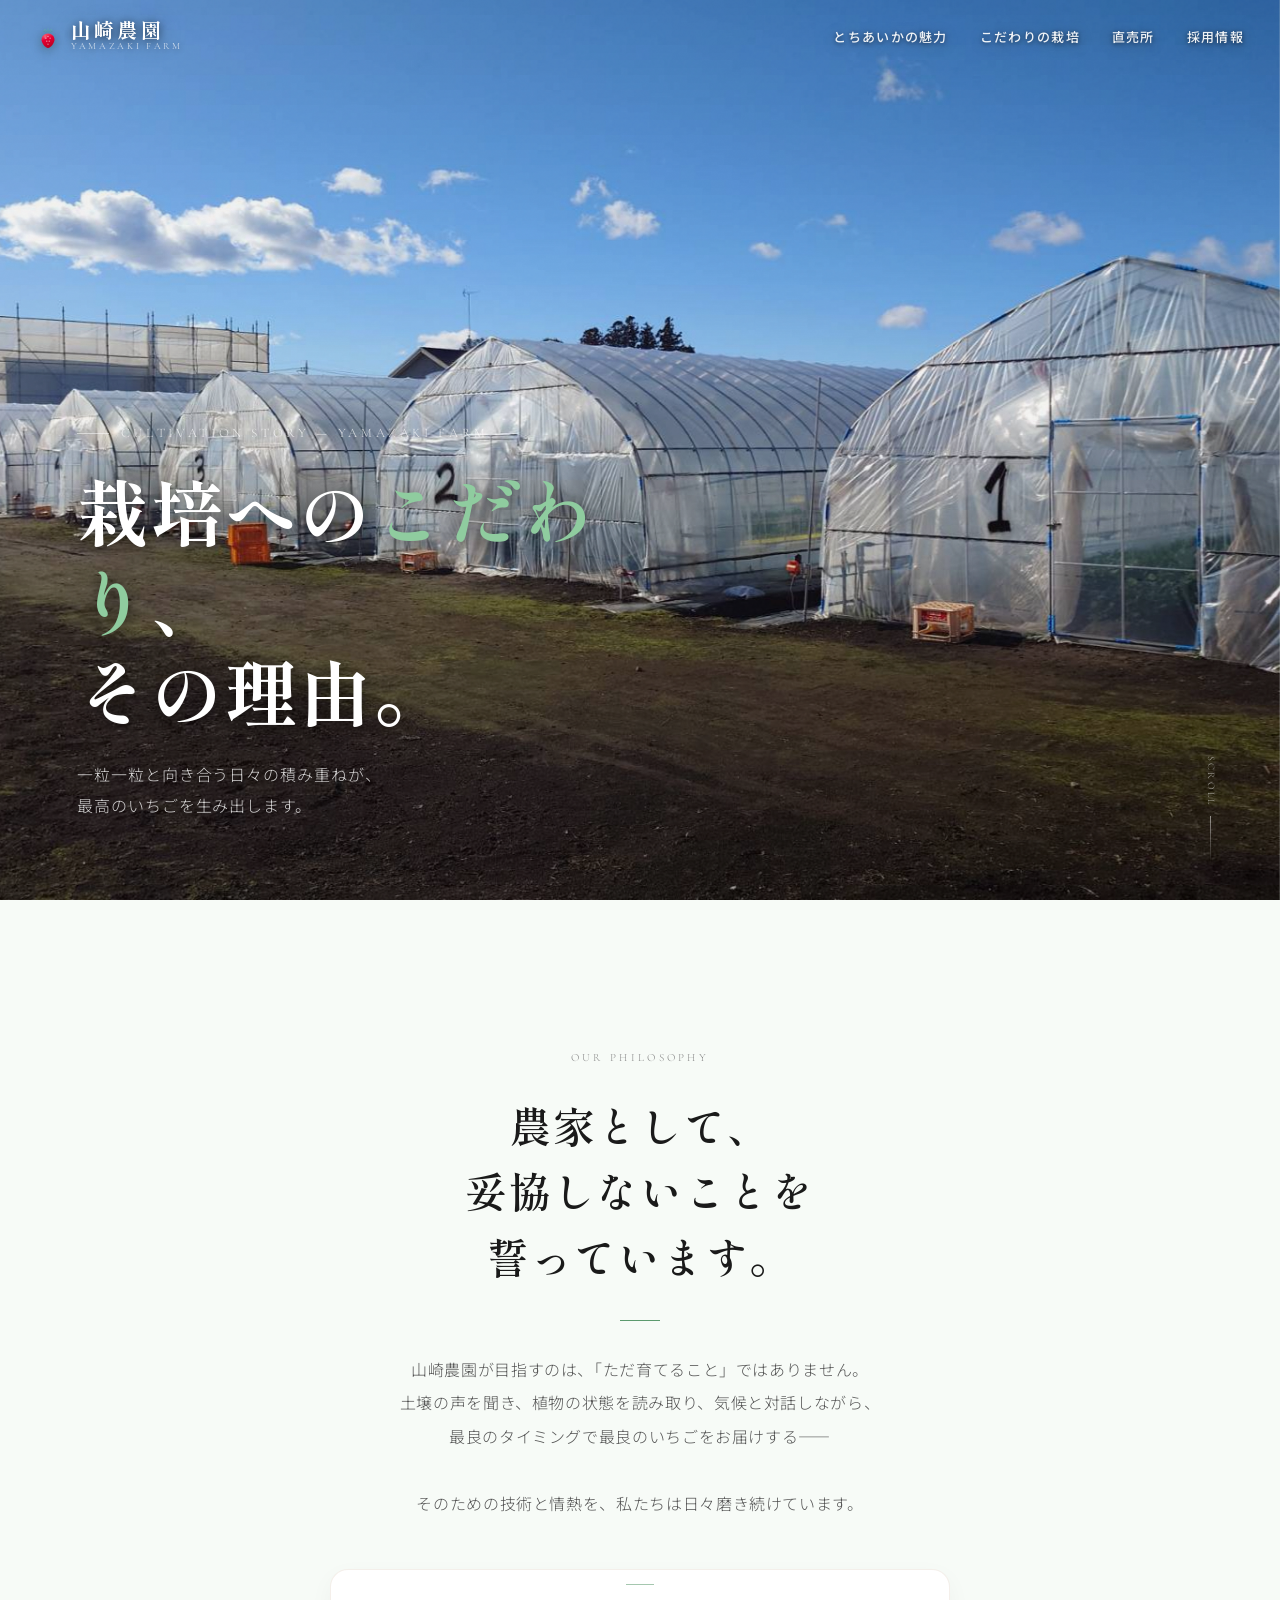
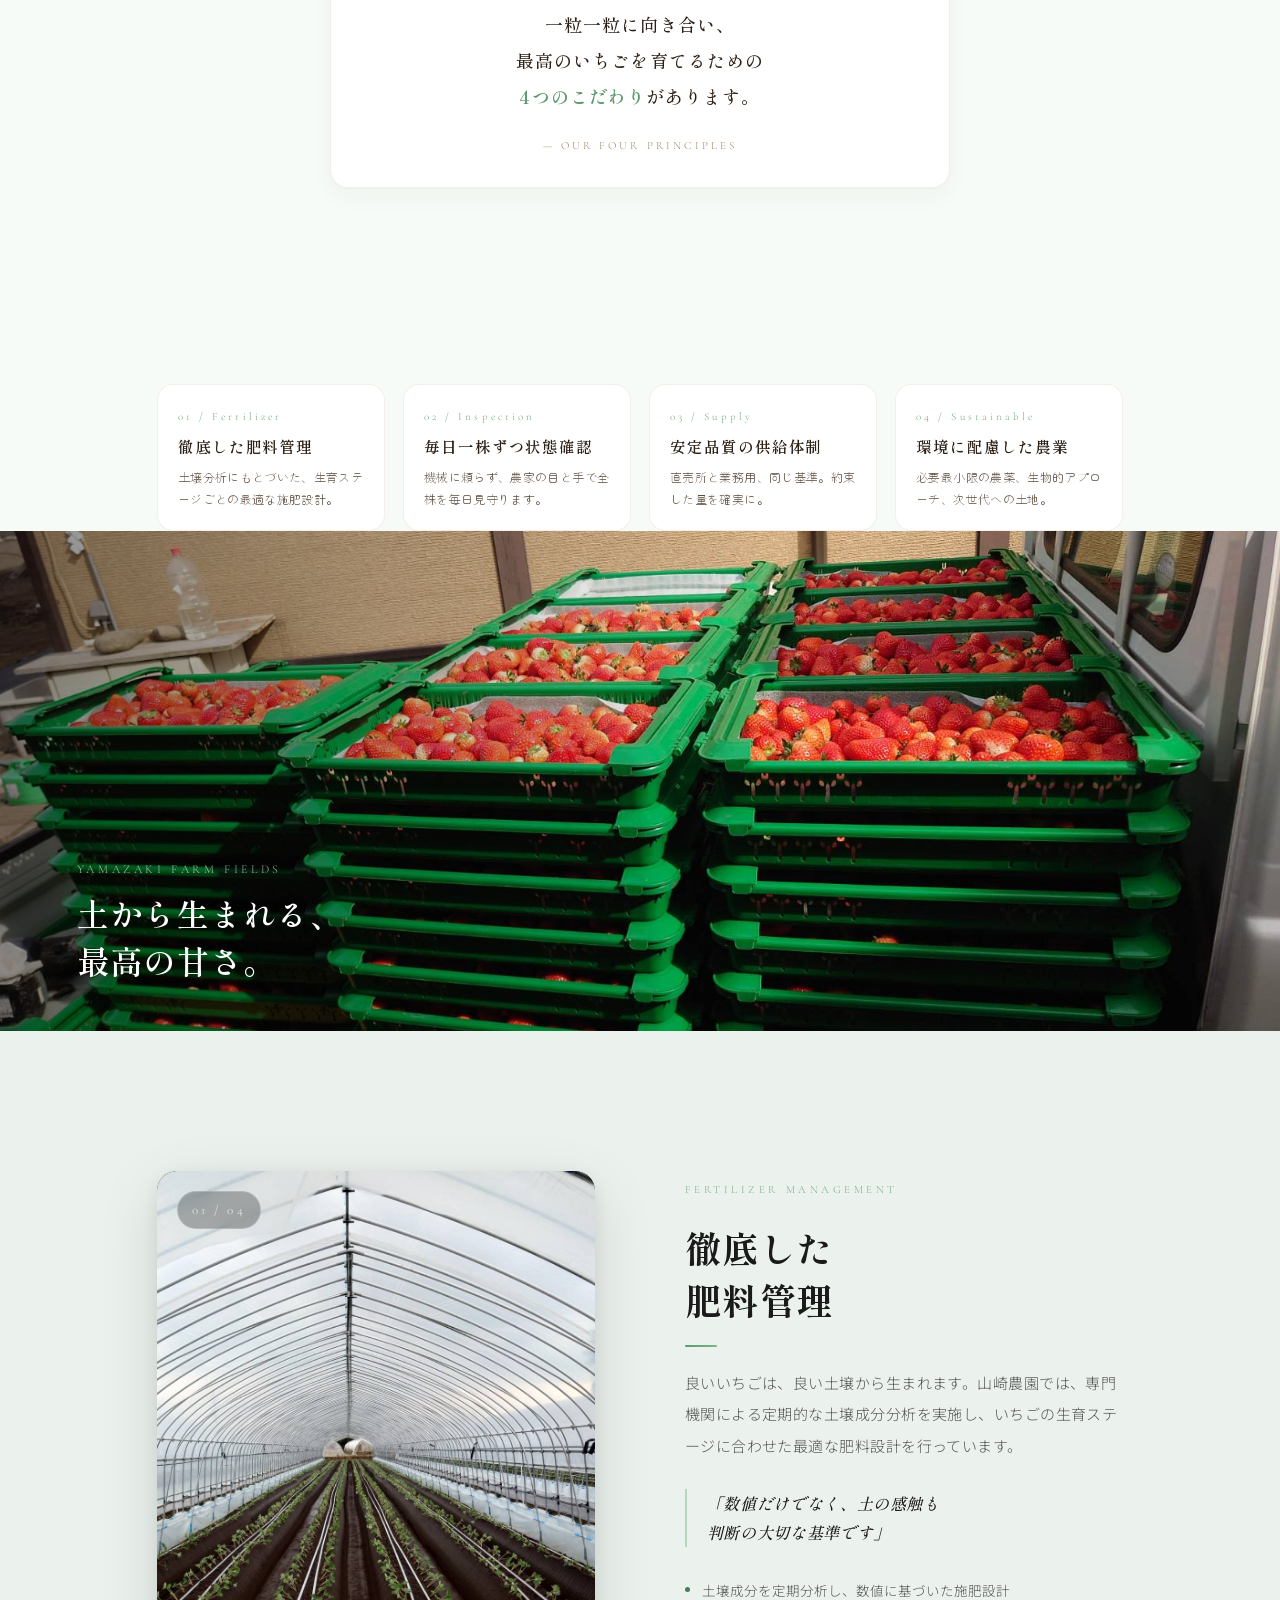
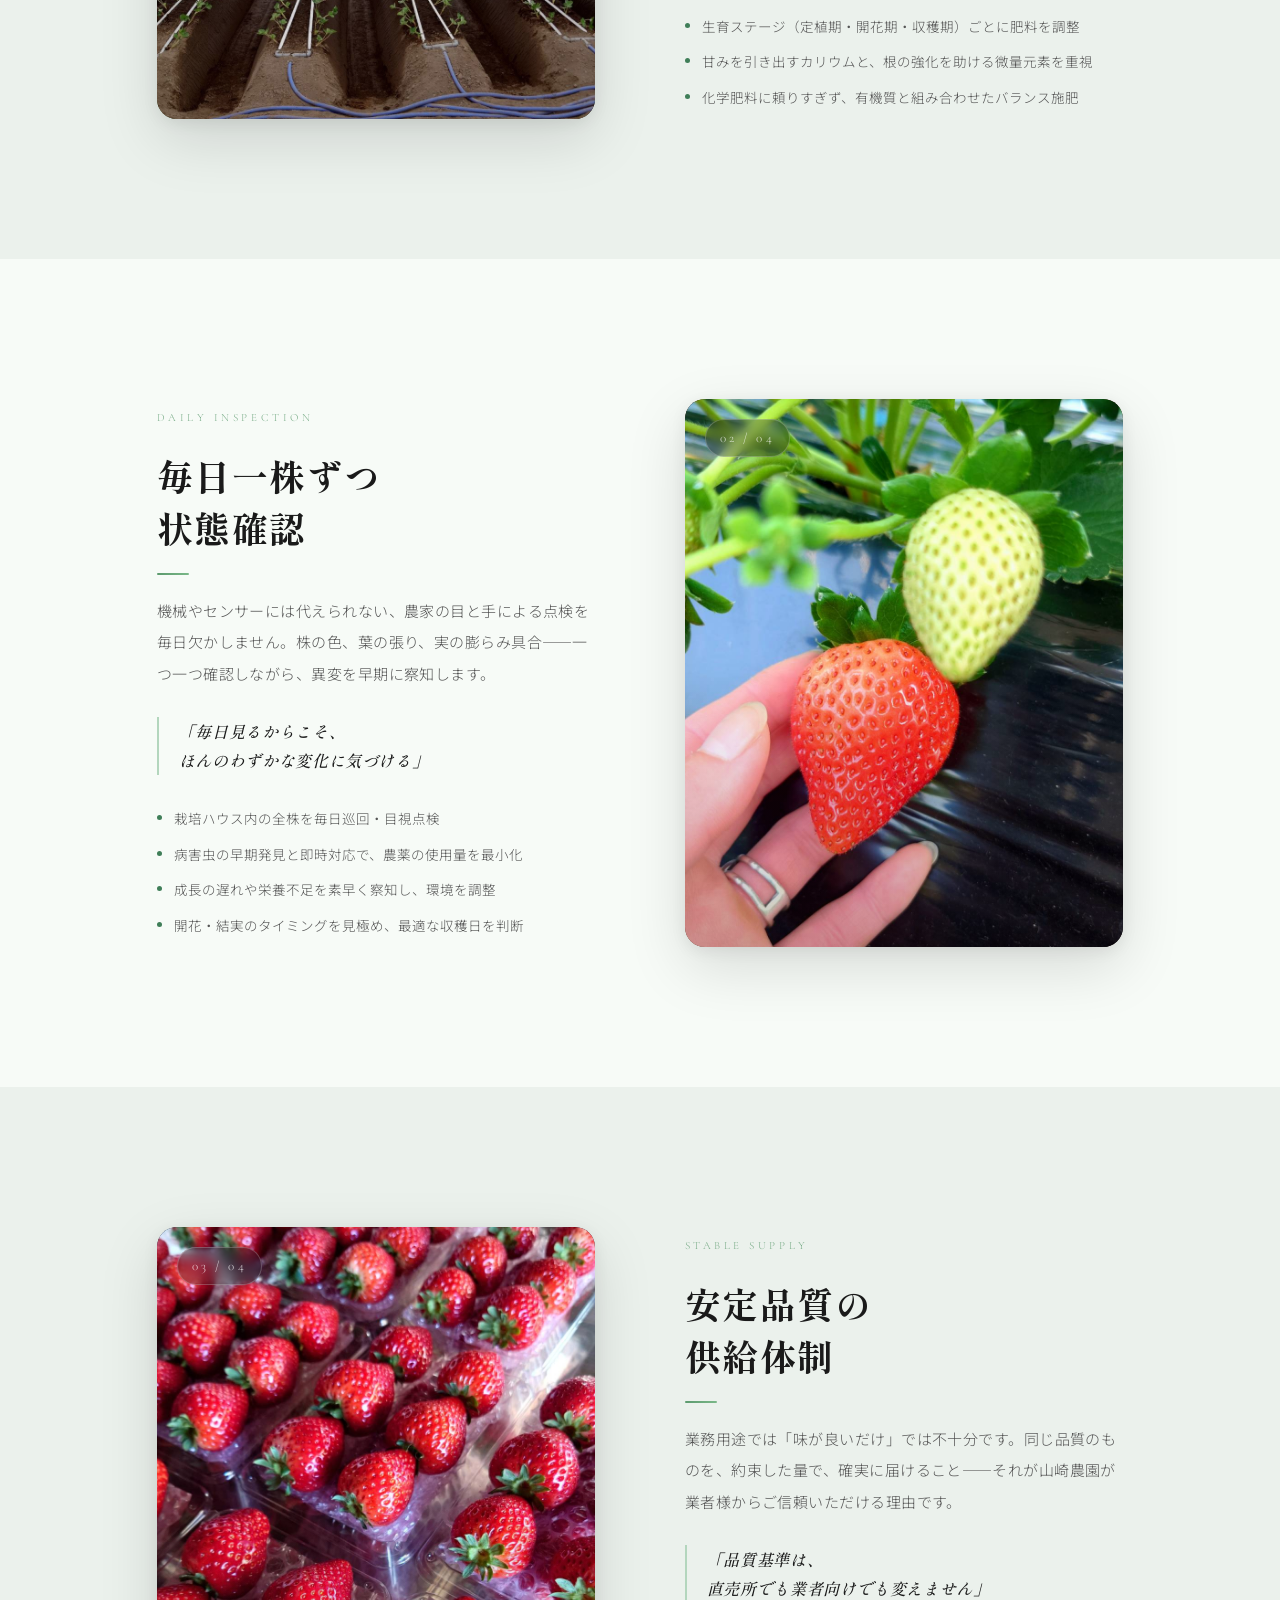
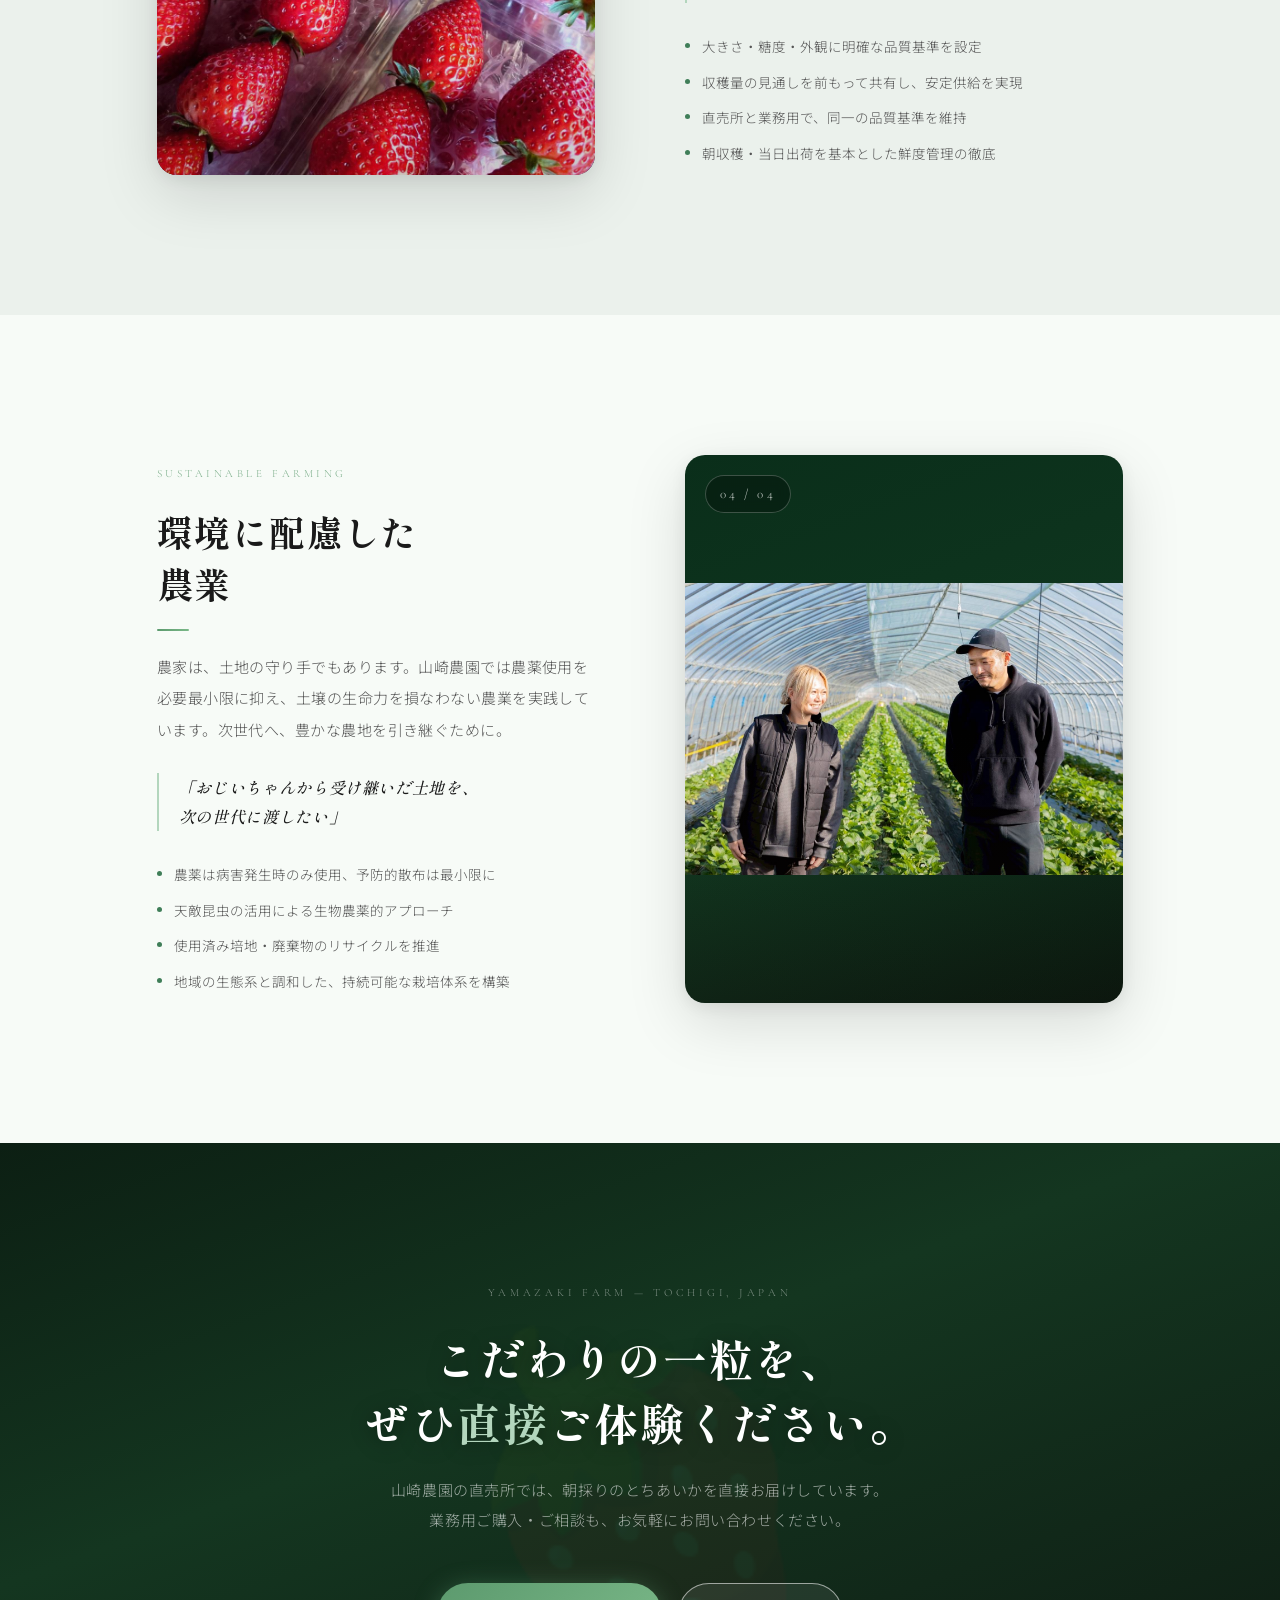
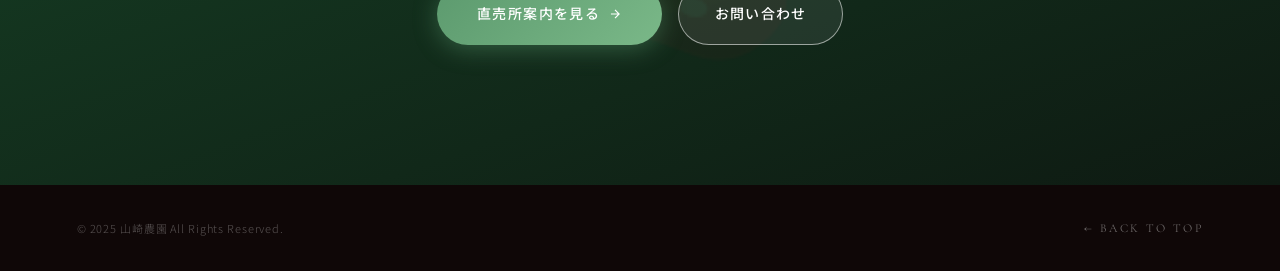
<file: cultivation/cultivation.html>
<!DOCTYPE html>
<html lang="ja">
<head>
  <meta charset="UTF-8">
  <meta name="viewport" content="width=device-width, initial-scale=1.0">
  <title>栽培へのこだわり | 山崎農園</title>
  <meta name="description" content="山崎農園のいちご栽培へのこだわり。徹底した肥料管理、毎日一株ずつの状態確認、安定品質の供給体制、環境に配慮した農業をご紹介します。">
  <link rel="preconnect" href="https://fonts.googleapis.com">
  <link rel="preconnect" href="https://fonts.gstatic.com" crossorigin>
  <link href="https://fonts.googleapis.com/css2?family=Shippori+Mincho:wght@400;500;600;700;800&family=Noto+Sans+JP:wght@300;400;500&family=Cormorant+Garamond:ital,wght@0,300;0,400;0,500;1,300;1,400&family=Zen+Maru+Gothic:wght@400;500;700&display=swap" rel="stylesheet">
  <link rel="stylesheet" href="style.css">
</head>
<body>

<!-- NAV -->
<nav id="main-nav" class="scrolled">
  <a href="../index.html" class="nav-logo">
    <svg class="nav-logo-icon" viewBox="0 0 28 30" fill="none" xmlns="http://www.w3.org/2000/svg" aria-hidden="true">
      <defs>
        <linearGradient id="nav-berry" x1="10" y1="10" x2="18" y2="28" gradientUnits="userSpaceOnUse">
          <stop offset="0%"   stop-color="#FF6B7A"/>
          <stop offset="45%"  stop-color="#E60033"/>
          <stop offset="100%" stop-color="#B8001F"/>
        </linearGradient>
        <radialGradient id="nav-shine" cx="38%" cy="28%" r="38%">
          <stop offset="0%"  stop-color="#fff" stop-opacity="0.28"/>
          <stop offset="100%" stop-color="#fff" stop-opacity="0"/>
        </radialGradient>
        <linearGradient id="nav-hull" x1="14" y1="6" x2="14" y2="13" gradientUnits="userSpaceOnUse">
          <stop offset="0%"  stop-color="#68D391"/>
          <stop offset="100%" stop-color="#2F855A"/>
        </linearGradient>
      </defs>
      <g opacity="0.92">
        <path d="M14 11.5C14 11.5 13.5 7.5 14 5.5C14.5 7.5 14 11.5 14 11.5Z" fill="url(#nav-hull)"/>
        <path d="M14 11C14 11 10.5 8.5 9.5 6.5C11.5 7.5 14 11 14 11Z" fill="url(#nav-hull)"/>
        <path d="M14 11C14 11 17.5 8.5 18.5 6.5C16.5 7.5 14 11 14 11Z" fill="url(#nav-hull)"/>
        <path d="M13.5 11.5C13.5 11.5 9 10 7.5 8.5C9.5 9 13.5 11.5 13.5 11.5Z" fill="url(#nav-hull)" opacity="0.75"/>
        <path d="M14.5 11.5C14.5 11.5 19 10 20.5 8.5C18.5 9 14.5 11.5 14.5 11.5Z" fill="url(#nav-hull)" opacity="0.75"/>
      </g>
      <path d="M14 12C9.5 12 6 15.5 6.5 20C7 24 10.5 28.5 14 29C17.5 28.5 21 24 21.5 20C22 15.5 18.5 12 14 12Z" fill="url(#nav-berry)"/>
      <ellipse cx="11.5" cy="18" rx="3.5" ry="4.5" fill="url(#nav-shine)"/>
      <g fill="rgba(255,255,255,0.55)">
        <circle cx="11.5" cy="17.5" r="0.85"/>
        <circle cx="14"   cy="15.5" r="0.85"/>
        <circle cx="16.5" cy="17.5" r="0.85"/>
        <circle cx="12.5" cy="21"   r="0.85"/>
        <circle cx="15.5" cy="21"   r="0.85"/>
        <circle cx="14"   cy="24.5" r="0.75"/>
      </g>
    </svg>
    <span class="nav-logo-text">
      <span class="nav-logo-ja">山崎農園</span>
      <span class="nav-logo-en">Yamazaki Farm</span>
    </span>
  </a>

  <ul class="nav-links">
    <li><a href="../tochiaika/tochiaika.html">とちあいかの魅力</a></li>
    <li><a href="../cultivation/cultivation.html" class="is-current">こだわりの栽培</a></li>
    <li><a href="../shop/chokubaijo.html">直売所</a></li>
    <li><a href="../recruit/recruit.html">採用情報</a></li>
  </ul>

  <button class="nav-hamburger" id="navHamburger" aria-label="メニューを開く" aria-expanded="false" aria-controls="mobileMenu">
    <span class="nav-hamburger-line"></span>
    <span class="nav-hamburger-line"></span>
    <span class="nav-hamburger-line"></span>
  </button>
</nav>

<!-- モバイルメニュー -->
<div id="mobileMenuBackdrop" aria-hidden="true"></div>
<aside id="mobileMenu" aria-hidden="true" role="dialog" aria-label="ナビゲーションメニュー">

  <!-- ヘッダー行 -->
  <div class="mm-header-row">
    <div class="mm-header-left">
      <span class="mm-header-label">MENU</span>
      <span class="mm-header-line"></span>
      <span class="mm-header-brand">YAMAZAKI FARM</span>
    </div>
    <button class="mm-close-btn" id="mobileMenuClose" aria-label="メニューを閉じる"></button>
  </div>

  <!-- ナビリスト -->
  <ul class="mm-nav-list">
    <li><a href="../index.html"             data-menu-link><span class="mm-n">00</span>ホーム</a></li>
    <li><a href="../tochiaika/tochiaika.html"     data-menu-link><span class="mm-n">01</span>とちあいかの魅力</a></li>
    <li><a href="./cultivation.html" class="mm-current"  data-menu-link><span class="mm-n">02</span>こだわりの栽培</a></li>
    <li><a href="../shop/chokubaijo.html"         data-menu-link><span class="mm-n">03</span>直売所</a></li>
    <li><a href="../recruit/recruit.html"               data-menu-link><span class="mm-n">04</span>採用情報</a></li>
  </ul>

  <!-- ブランドロゴ -->
  <div class="mm-brand-visual">
    <img src="yamazaki_logo_chars.png" alt="苺のやまざき YAMAZAKI FARM" loading="lazy">
  </div>

  <!-- 電話番号 -->
  <a href="tel:09041214132" class="mm-tel-link">
    <svg width="15" height="15" viewBox="0 0 24 24" fill="none" stroke="currentColor" stroke-width="1.8" stroke-linecap="round" stroke-linejoin="round" aria-hidden="true">
      <path d="M22 16.92v3a2 2 0 0 1-2.18 2 19.79 19.79 0 0 1-8.63-3.07A19.5 19.5 0 0 1 4.13 11.9a19.79 19.79 0 0 1-3.07-8.67A2 2 0 0 1 3.04 1h3a2 2 0 0 1 2 1.72c.13.96.34 1.9.61 2.81a2 2 0 0 1-.45 2.11L7.09 8.75a16 16 0 0 0 6 6l1.11-1.11a2 2 0 0 1 2.11-.45c.91.27 1.85.48 2.81.61A2 2 0 0 1 21 16.92z"/>
    </svg>
    <div class="mm-tel-body">
      <span class="mm-tel-label">お電話でのお問い合わせ</span>
      <span class="mm-tel-num">090-4121-4132</span>
    </div>
  </a>

  <!-- Instagram -->
  <a href="https://www.instagram.com/ichigo_no_yamazaki/" target="_blank" rel="noopener" class="mm-ig-link">
    <svg width="14" height="14" viewBox="0 0 24 24" fill="none" stroke="currentColor" stroke-width="1.8" stroke-linecap="round" stroke-linejoin="round" aria-hidden="true">
      <rect x="2" y="2" width="20" height="20" rx="5" ry="5"/>
      <path d="M16 11.37A4 4 0 1 1 12.63 8 4 4 0 0 1 16 11.37z"/>
      <line x1="17.5" y1="6.5" x2="17.51" y2="6.5"/>
    </svg>
    @ichigo_no_yamazaki
  </a>

</aside>

<!-- ① HERO -->
<section id="cult-hero">
  <div class="cult-hero-bg"></div>
  <div class="cult-hero-overlay"></div>
  <div class="cult-hero-content">
    <div class="cult-hero-eyebrow">Cultivation Story — Yamazaki Farm</div>
    <h1 class="cult-hero-title">
      栽培への<em>こだわり</em>、<br>
      その理由。
    </h1>
    <p class="cult-hero-sub">
      一粒一粒と向き合う日々の積み重ねが、<br>
      最高のいちごを生み出します。
    </p>
  </div>
  <div class="cult-hero-scroll">
    <span>Scroll</span>
    <div class="cult-scroll-line"></div>
  </div>
</section>

<!-- ② 導入文 -->
<section id="cult-intro">
  <div class="reveal">
    <span class="intro-label">Our Philosophy</span>
  </div>
  <h2 class="intro-title reveal reveal-delay-1">
    農家として、<br>
    妥協しないことを<br>誓っています。
  </h2>
  <div class="intro-divider reveal reveal-delay-2"></div>
  <p class="intro-body reveal reveal-delay-3">
    山崎農園が目指すのは、「ただ育てること」ではありません。<br>
    土壌の声を聞き、植物の状態を読み取り、気候と対話しながら、<br>
    最良のタイミングで最良のいちごをお届けする——<br><br>
    そのための技術と情熱を、私たちは日々磨き続けています。
  </p>

  <div class="intro-quote-card reveal reveal-delay-3">
    <p class="intro-quote-text">
      一粒一粒に向き合い、<br>
      最高のいちごを育てるための<br>
      <em>4つのこだわり</em>があります。
    </p>
    <span class="intro-quote-attr">— Our Four Principles</span>
  </div>
</section>

<!-- 4つのこだわりサマリーカード -->
<div class="cult-highlight-grid">
  <div class="cult-highlight-card reveal">
    <div class="cult-highlight-num">01 / Fertilizer</div>
    <h3 class="cult-highlight-title">徹底した肥料管理</h3>
    <p class="cult-highlight-desc">土壌分析にもとづいた、生育ステージごとの最適な施肥設計。</p>
  </div>
  <div class="cult-highlight-card reveal reveal-delay-1">
    <div class="cult-highlight-num">02 / Inspection</div>
    <h3 class="cult-highlight-title">毎日一株ずつ状態確認</h3>
    <p class="cult-highlight-desc">機械に頼らず、農家の目と手で全株を毎日見守ります。</p>
  </div>
  <div class="cult-highlight-card reveal reveal-delay-2">
    <div class="cult-highlight-num">03 / Supply</div>
    <h3 class="cult-highlight-title">安定品質の供給体制</h3>
    <p class="cult-highlight-desc">直売所と業務用、同じ基準。約束した量を確実に。</p>
  </div>
  <div class="cult-highlight-card reveal reveal-delay-3">
    <div class="cult-highlight-num">04 / Sustainable</div>
    <h3 class="cult-highlight-title">環境に配慮した農業</h3>
    <p class="cult-highlight-desc">必要最小限の農薬、生物的アプローチ、次世代への土地。</p>
  </div>
</div>

<!-- FULL-WIDTH IMAGE BREAK 1 -->
<div class="cult-fullwidth-img" id="fw1">
  <div style="width:100%;height:100%;background:linear-gradient(135deg,#2c1a0e 0%,#3d2415 40%,#1a1a0a 100%);display:flex;align-items:center;justify-content:center;">
    <div class="img-placeholder">
      <span><img src="./kodawari3.jpg"></span>
    </div>
  </div>
  <div class="cult-fullwidth-img-overlay"></div>
  <div class="cult-fullwidth-caption reveal">
    <span>Yamazaki Farm Fields</span>
    <p>土から生まれる、<br>最高の甘さ。</p>
  </div>
</div>

<!-- ③ 徹底した肥料管理 -->
<section class="cult-section">
  <div class="cult-section-inner">
    <div class="cult-img-block reveal-left">
      <span class="cult-img-num">01 / 04</span>
      <div style="width:100%;height:100%;background:linear-gradient(160deg,#1a2e1a 0%,#2d4a1e 60%,#0f1a0f 100%);display:flex;align-items:center;justify-content:center;">
        <div class="img-placeholder">
          <div class="img-placeholder-emoji">🌿</div>
          <span><img src="./kodawari1.jpg"></span>
        </div>
      </div>
    </div>
    <div class="cult-text-block reveal-right">
      <span class="cult-section-label">Fertilizer Management</span>
      <h2 class="cult-section-title">徹底した<br>肥料管理</h2>
      <div class="cult-section-bar"></div>
      <p class="cult-section-body">
        良いいちごは、良い土壌から生まれます。山崎農園では、専門機関による定期的な土壌成分分析を実施し、いちごの生育ステージに合わせた最適な肥料設計を行っています。
      </p>
      <div class="cult-pull-quote">
        <p>「数値だけでなく、土の感触も<br>判断の大切な基準です」</p>
      </div>
      <ul class="cult-detail-list">
        <li>土壌成分を定期分析し、数値に基づいた施肥設計</li>
        <li>生育ステージ（定植期・開花期・収穫期）ごとに肥料を調整</li>
        <li>甘みを引き出すカリウムと、根の強化を助ける微量元素を重視</li>
        <li>化学肥料に頼りすぎず、有機質と組み合わせたバランス施肥</li>
      </ul>
    </div>
  </div>
</section>

<!-- ④ 毎日一株ずつ状態確認 -->
<section class="cult-section">
  <div class="cult-section-inner reverse">
    <div class="cult-img-block reveal-right">
      <span class="cult-img-num">02 / 04</span>
      <div style="width:100%;height:100%;background:linear-gradient(160deg,#2e1a0a 0%,#4a2e10 60%,#1a1008 100%);display:flex;align-items:center;justify-content:center;">
        <div class="img-placeholder">
          <span><img src="./kodawari2.jpg"></span>
        </div>
      </div>
    </div>
    <div class="cult-text-block reveal-left">
      <span class="cult-section-label">Daily Inspection</span>
      <h2 class="cult-section-title">毎日一株ずつ<br>状態確認</h2>
      <div class="cult-section-bar"></div>
      <p class="cult-section-body">
        機械やセンサーには代えられない、農家の目と手による点検を毎日欠かしません。株の色、葉の張り、実の膨らみ具合——一つ一つ確認しながら、異変を早期に察知します。
      </p>
      <div class="cult-pull-quote">
        <p>「毎日見るからこそ、<br>ほんのわずかな変化に気づける」</p>
      </div>
      <ul class="cult-detail-list">
        <li>栽培ハウス内の全株を毎日巡回・目視点検</li>
        <li>病害虫の早期発見と即時対応で、農薬の使用量を最小化</li>
        <li>成長の遅れや栄養不足を素早く察知し、環境を調整</li>
        <li>開花・結実のタイミングを見極め、最適な収穫日を判断</li>
      </ul>
    </div>
  </div>
</section>


<!-- ⑤ 安定品質の供給体制 -->
<section class="cult-section">
  <div class="cult-section-inner">
    <div class="cult-img-block reveal-left">
      <span class="cult-img-num">03 / 04</span>
      <div style="width:100%;height:100%;background:linear-gradient(160deg,#0a1a2e 0%,#102040 60%,#080f1a 100%);display:flex;align-items:center;justify-content:center;">
        <div class="img-placeholder">
          <div class="img-placeholder-emoji">📦</div>
          <span><img src="./kodawari5.jpg"></span>
        </div>
      </div>
    </div>
    <div class="cult-text-block reveal-right">
      <span class="cult-section-label">Stable Supply</span>
      <h2 class="cult-section-title">安定品質の<br>供給体制</h2>
      <div class="cult-section-bar"></div>
      <p class="cult-section-body">
        業務用途では「味が良いだけ」では不十分です。同じ品質のものを、約束した量で、確実に届けること——それが山崎農園が業者様からご信頼いただける理由です。
      </p>
      <div class="cult-pull-quote">
        <p>「品質基準は、<br>直売所でも業者向けでも変えません」</p>
      </div>
      <ul class="cult-detail-list">
        <li>大きさ・糖度・外観に明確な品質基準を設定</li>
        <li>収穫量の見通しを前もって共有し、安定供給を実現</li>
        <li>直売所と業務用で、同一の品質基準を維持</li>
        <li>朝収穫・当日出荷を基本とした鮮度管理の徹底</li>
      </ul>
    </div>
  </div>
</section>

<!-- ⑥ 環境に配慮した農業 -->
<section class="cult-section">
  <div class="cult-section-inner reverse">
    <div class="cult-img-block reveal-right">
      <span class="cult-img-num">04 / 04</span>
      <div style="width:100%;height:100%;background:linear-gradient(160deg,#0a2e1a 0%,#103820 60%,#081a0f 100%);display:flex;align-items:center;justify-content:center;">
        <div class="img-placeholder">
          <span><img src="recruit.jpg"></span>
        </div>
      </div>
    </div>
    <div class="cult-text-block reveal-left">
      <span class="cult-section-label">Sustainable Farming</span>
      <h2 class="cult-section-title">環境に配慮した<br>農業</h2>
      <div class="cult-section-bar"></div>
      <p class="cult-section-body">
        農家は、土地の守り手でもあります。山崎農園では農薬使用を必要最小限に抑え、土壌の生命力を損なわない農業を実践しています。次世代へ、豊かな農地を引き継ぐために。
      </p>
      <div class="cult-pull-quote">
        <p>「おじいちゃんから受け継いだ土地を、<br>次の世代に渡したい」</p>
      </div>
      <ul class="cult-detail-list">
        <li>農薬は病害発生時のみ使用、予防的散布は最小限に</li>
        <li>天敵昆虫の活用による生物農薬的アプローチ</li>
        <li>使用済み培地・廃棄物のリサイクルを推進</li>
        <li>地域の生態系と調和した、持続可能な栽培体系を構築</li>
      </ul>
    </div>
  </div>
</section>

<!-- ⑦ CTA -->
<section id="cult-cta">
  <div class="cta-inner">
    <p class="cta-label reveal">Yamazaki Farm — Tochigi, Japan</p>
    <h2 class="cta-title reveal reveal-delay-1">
      こだわりの一粒を、<br>
      ぜひ<em>直接</em>ご体験ください。
    </h2>
    <p class="cta-body reveal reveal-delay-2">
      山崎農園の直売所では、朝採りのとちあいかを直接お届けしています。<br>
      業務用ご購入・ご相談も、お気軽にお問い合わせください。
    </p>
    <div class="cta-btns reveal reveal-delay-3">
      <a href="../index.html#shop" class="btn-cta-primary">
        <span>直売所案内を見る</span>
        <svg width="14" height="14" viewBox="0 0 24 24" fill="none" stroke="currentColor" stroke-width="2"><path d="M5 12h14M12 5l7 7-7 7"/></svg>
      </a>
      <a href="../index.html#contact" class="btn-cta-ghost">
        お問い合わせ
      </a>
    </div>
  </div>
</section>

<!-- FOOTER (minimal) -->
<footer class="cult-footer">
  <span class="cult-footer-copy">© 2025 山崎農園 All Rights Reserved.</span>
  <a href="../index.html" class="cult-footer-back">← Back to Top</a>
</footer>

<!-- BACK TO TOP -->
<a href="#" class="back-top" id="backTop" aria-label="ページトップへ戻る">
  <svg width="16" height="16" viewBox="0 0 24 24" fill="none" stroke="currentColor" stroke-width="2"><path d="M18 15l-6-6-6 6"/></svg>
</a>

<!-- フローティング お問い合わせボタン（スマホ用） -->
<a href="../index.html#contact" class="fab-contact" id="fabContact" aria-label="お問い合わせへ移動">
  <span class="fab-contact-icon" aria-hidden="true">
    <svg viewBox="0 0 24 24" fill="none" stroke="currentColor" stroke-width="1.7" stroke-linecap="round" stroke-linejoin="round">
      <rect x="3" y="5" width="18" height="14" rx="2.5"/>
      <path d="M3.5 6.5l8.5 6.5 8.5-6.5"/>
    </svg>
  </span>
  <span class="fab-contact-text">お問い合わせ</span>
</a>
<script src="script.js"></script>
</body>
</html>
</file>
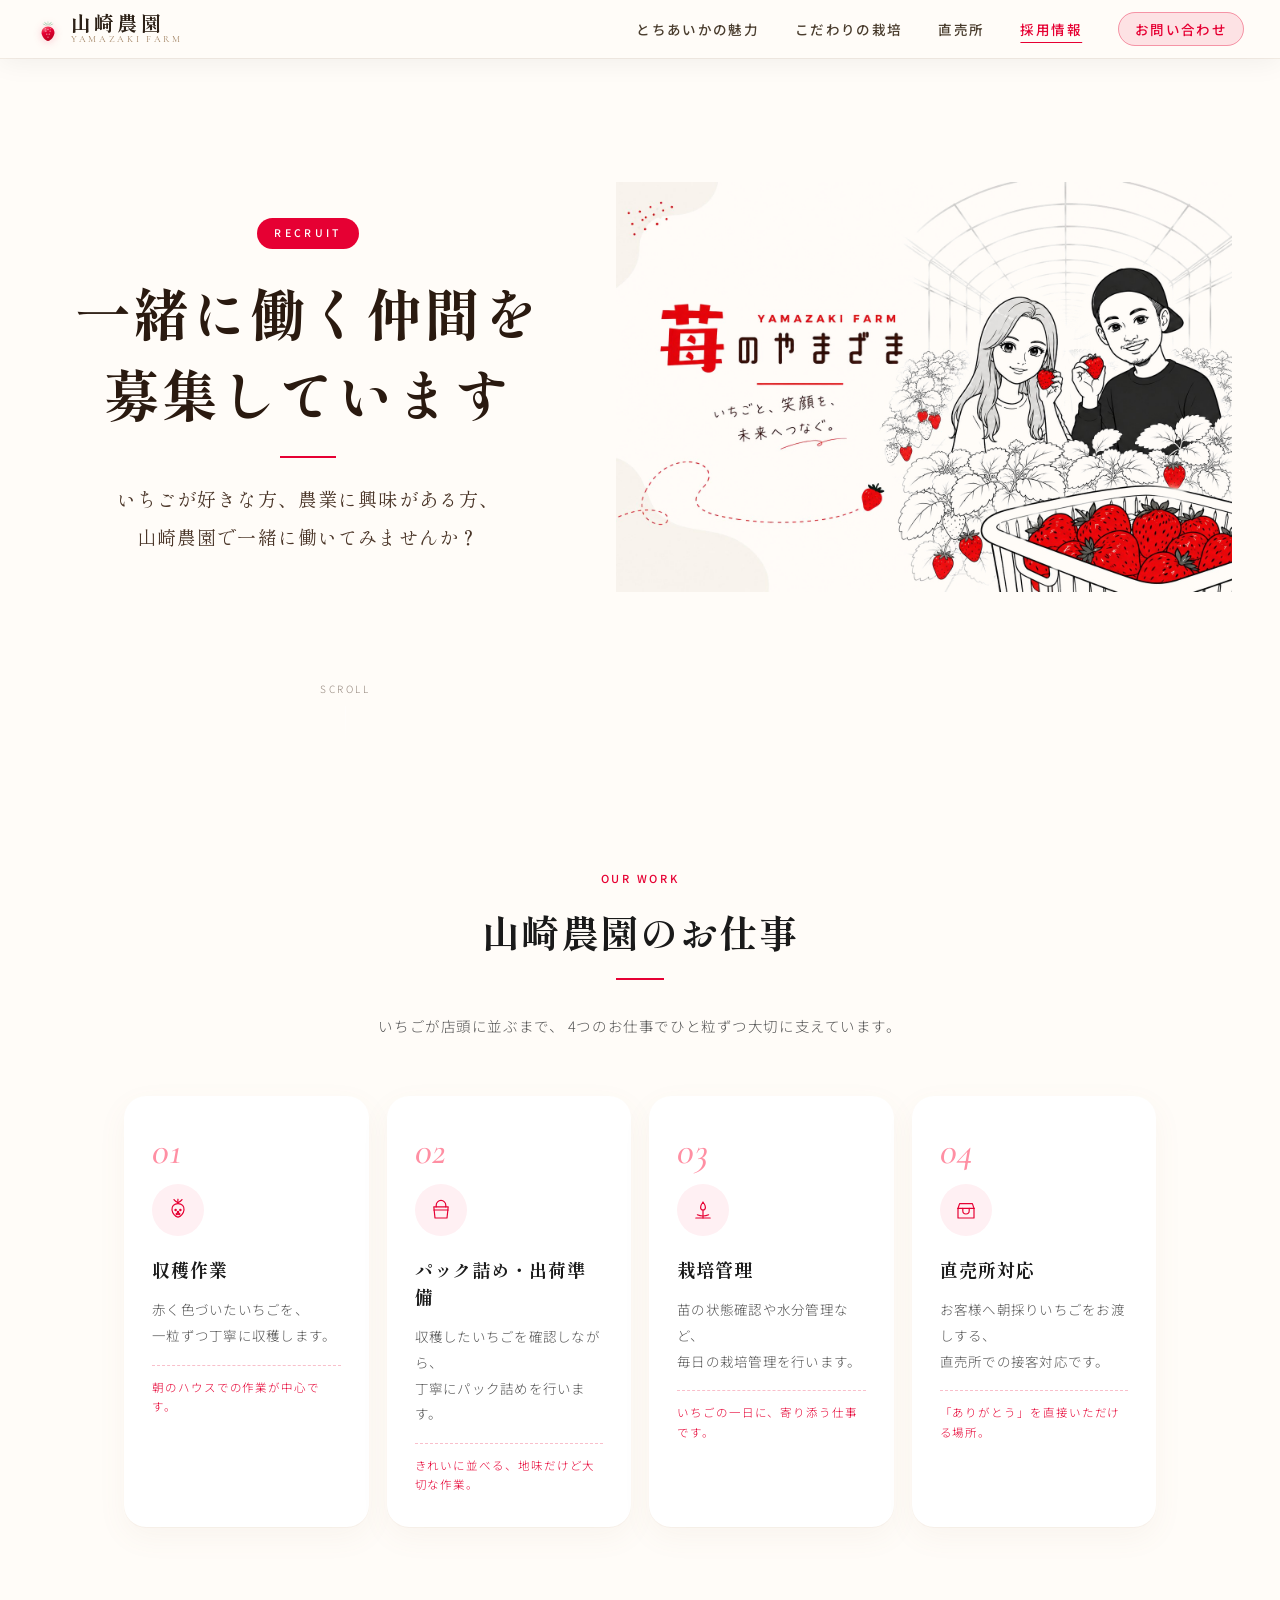
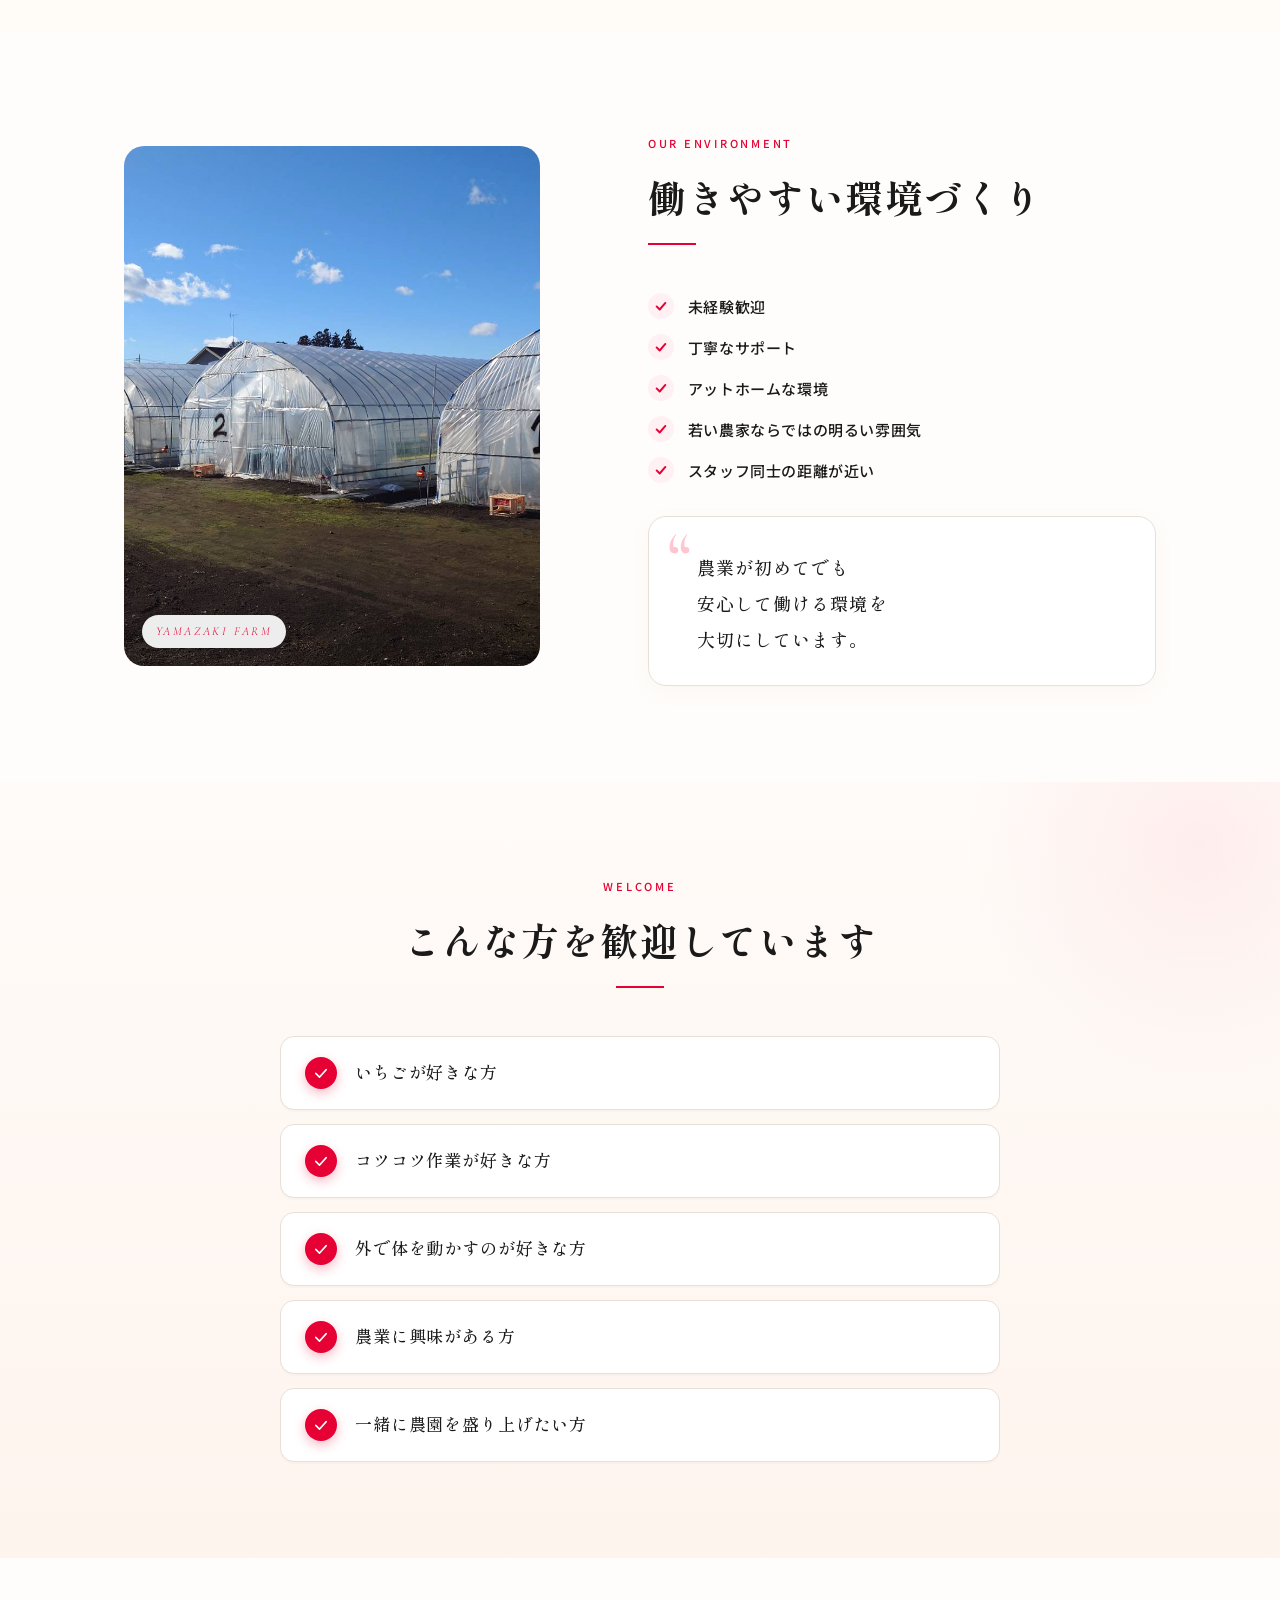
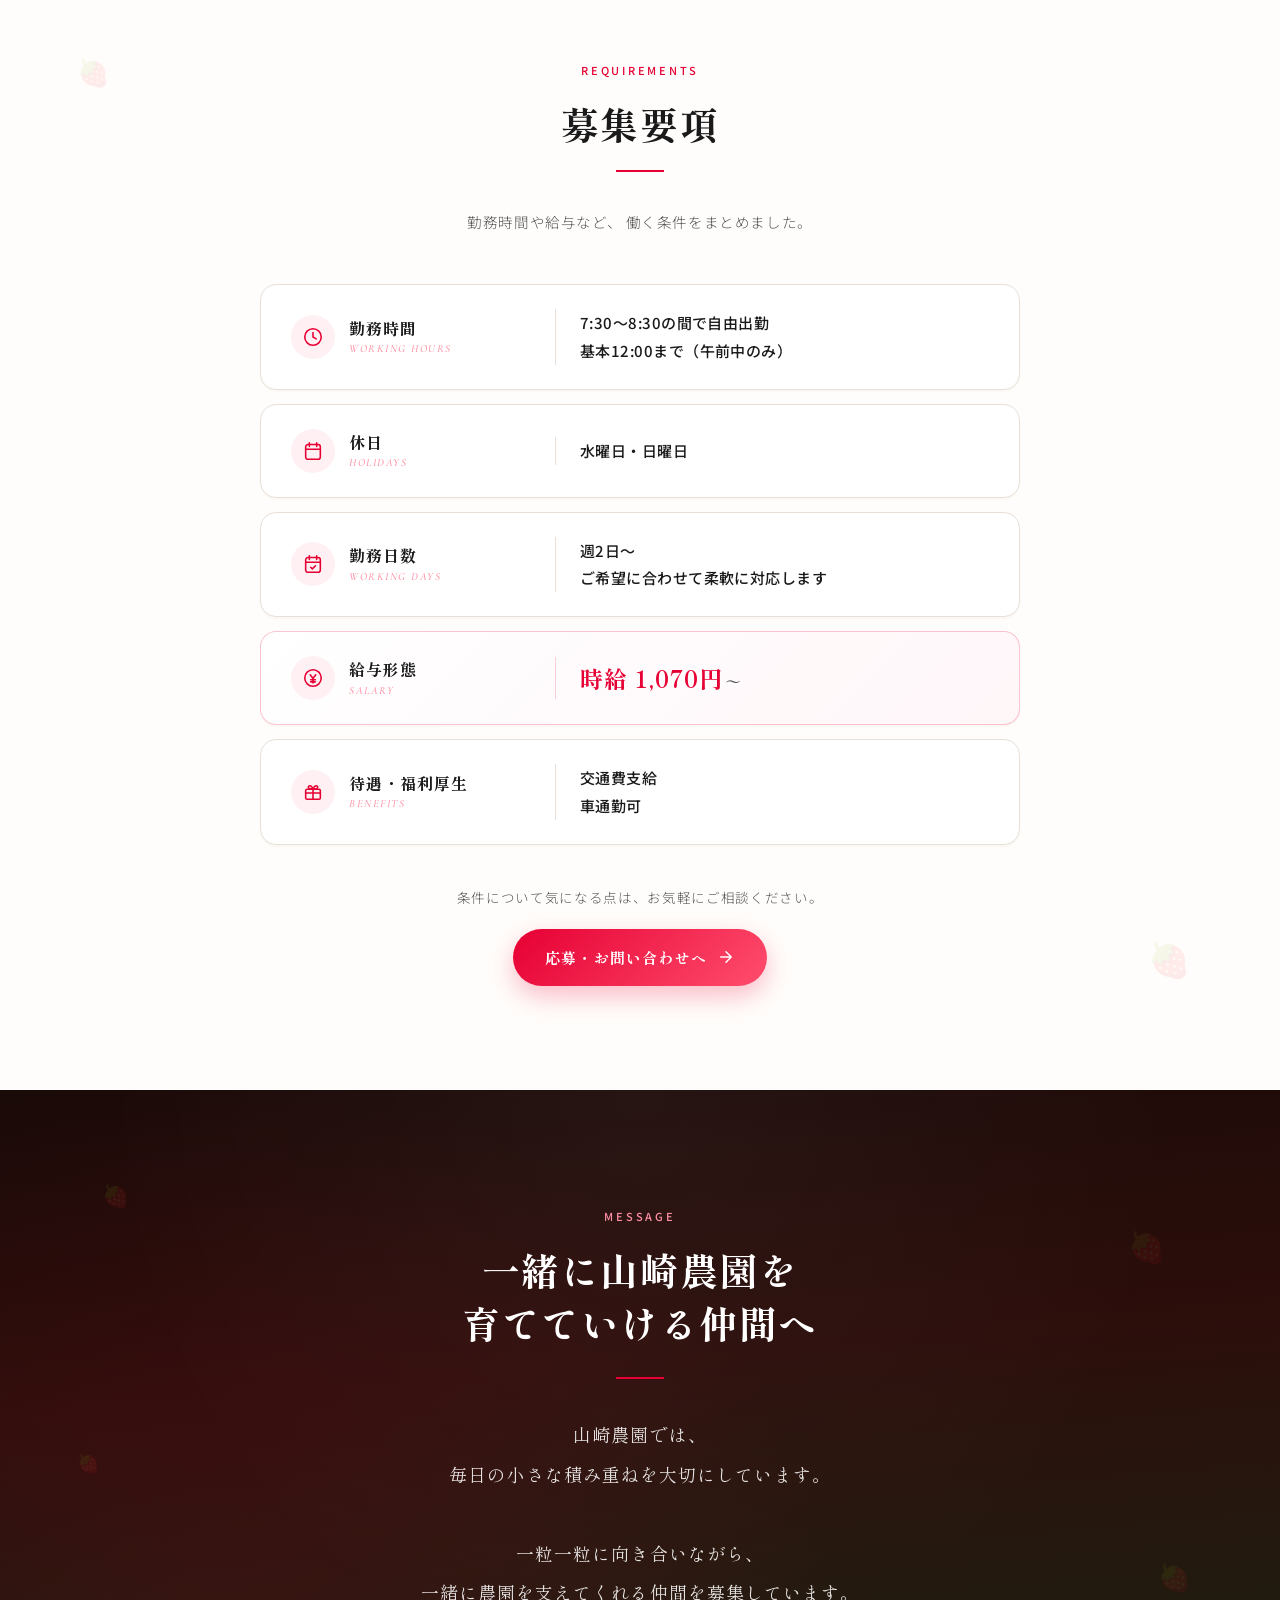
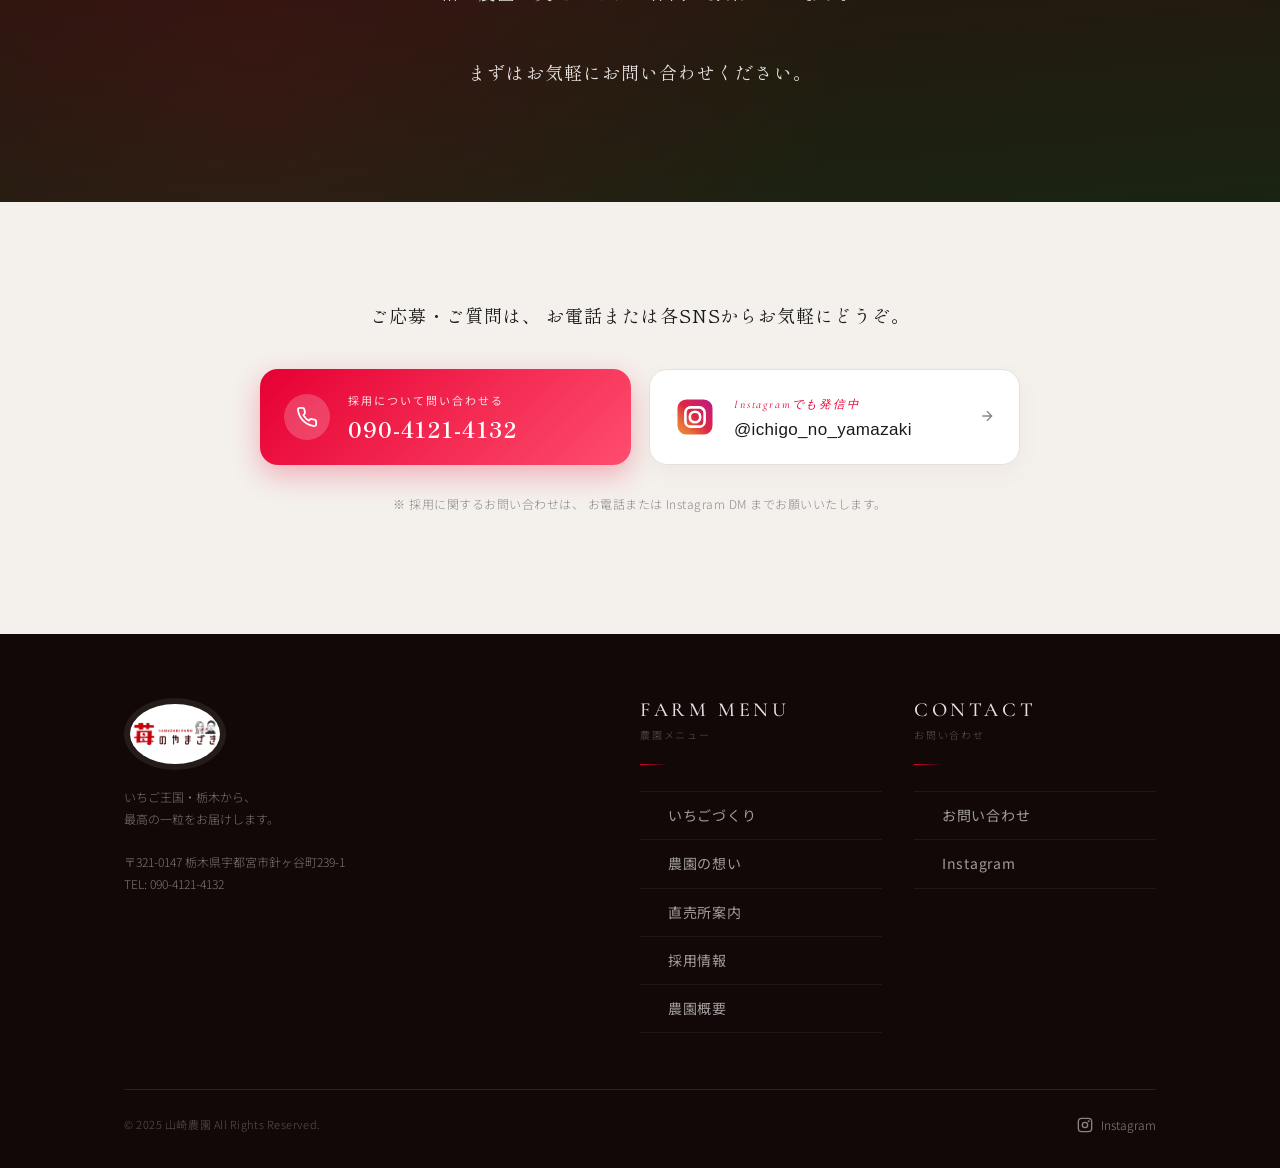
<file: recruit/recruit.html>
<!DOCTYPE html>
<html lang="ja">
<head>
  <meta charset="UTF-8">
  <meta name="viewport" content="width=device-width, initial-scale=1.0">
  <title>採用情報 | 山崎農園</title>
  <meta name="description" content="山崎農園では、いちごの収穫・栽培管理・直売所での接客などを一緒に支えてくれる仲間を募集しています。未経験の方でも、一つずつ丁寧にお教えします。">
  <link rel="preconnect" href="https://fonts.googleapis.com">
  <link rel="preconnect" href="https://fonts.gstatic.com" crossorigin>
  <link href="https://fonts.googleapis.com/css2?family=Shippori+Mincho:wght@400;500;600;700;800&family=Noto+Sans+JP:wght@300;400;500&family=Cormorant+Garamond:ital,wght@0,400;0,500;1,400&family=Zen+Maru+Gothic:wght@400;500;700&display=swap" rel="stylesheet">
  <link rel="stylesheet" href="style-base.css">
  <link rel="stylesheet" href="recruit.css">
</head>
<body>

<!-- FLOATING STRAWBERRY DECORATIONS -->
<div class="strawberry-float-layer" aria-hidden="true">
  <span class="sf">🍓</span><span class="sf">🍓</span><span class="sf">🍓</span><span class="sf">🍓</span>
  <span class="sf">🍓</span><span class="sf">🍓</span><span class="sf">🍓</span><span class="sf">🍓</span>
</div>

<!-- NAV (共通ナビ) -->
<nav id="main-nav" class="scrolled">
  <a href="../index.html" class="nav-logo">
    <svg class="nav-logo-icon" viewBox="0 0 28 30" fill="none" xmlns="http://www.w3.org/2000/svg" aria-hidden="true">
      <defs>
        <linearGradient id="nav-berry" x1="10" y1="10" x2="18" y2="28" gradientUnits="userSpaceOnUse">
          <stop offset="0%" stop-color="#FF6B7A"/><stop offset="45%" stop-color="#E60033"/><stop offset="100%" stop-color="#B8001F"/>
        </linearGradient>
        <radialGradient id="nav-shine" cx="38%" cy="28%" r="38%">
          <stop offset="0%" stop-color="#fff" stop-opacity="0.28"/><stop offset="100%" stop-color="#fff" stop-opacity="0"/>
        </radialGradient>
        <linearGradient id="nav-hull" x1="14" y1="6" x2="14" y2="13" gradientUnits="userSpaceOnUse">
          <stop offset="0%" stop-color="#68D391"/><stop offset="100%" stop-color="#2F855A"/>
        </linearGradient>
      </defs>
      <g opacity="0.92">
        <path d="M14 11.5C14 11.5 13.5 7.5 14 5.5C14.5 7.5 14 11.5 14 11.5Z" fill="url(#nav-hull)"/>
        <path d="M14 11C14 11 10.5 8.5 9.5 6.5C11.5 7.5 14 11 14 11Z" fill="url(#nav-hull)"/>
        <path d="M14 11C14 11 17.5 8.5 18.5 6.5C16.5 7.5 14 11 14 11Z" fill="url(#nav-hull)"/>
        <path d="M13.5 11.5C13.5 11.5 9 10 7.5 8.5C9.5 9 13.5 11.5 13.5 11.5Z" fill="url(#nav-hull)" opacity="0.75"/>
        <path d="M14.5 11.5C14.5 11.5 19 10 20.5 8.5C18.5 9 14.5 11.5 14.5 11.5Z" fill="url(#nav-hull)" opacity="0.75"/>
      </g>
      <path d="M14 12C9.5 12 6 15.5 6.5 20C7 24 10.5 28.5 14 29C17.5 28.5 21 24 21.5 20C22 15.5 18.5 12 14 12Z" fill="url(#nav-berry)"/>
      <ellipse cx="11.5" cy="18" rx="3.5" ry="4.5" fill="url(#nav-shine)"/>
      <g fill="rgba(255,255,255,0.55)">
        <circle cx="11.5" cy="17.5" r="0.85"/><circle cx="14" cy="15.5" r="0.85"/>
        <circle cx="16.5" cy="17.5" r="0.85"/><circle cx="12.5" cy="21" r="0.85"/>
        <circle cx="15.5" cy="21" r="0.85"/><circle cx="14" cy="24.5" r="0.75"/>
        <circle cx="11" cy="14.5" r="0.7" opacity="0.7"/><circle cx="17" cy="14.5" r="0.7" opacity="0.7"/>
      </g>
    </svg>
    <span class="nav-logo-text">
      <span class="nav-logo-ja">山崎農園</span>
      <span class="nav-logo-en">Yamazaki Farm</span>
    </span>
  </a>

  <ul class="nav-links">
    <li><a href="../tochiaika/tochiaika.html">とちあいかの魅力</a></li>
    <li><a href="../cultivation/cultivation.html">こだわりの栽培</a></li>
    <li><a href="../shop/chokubaijo.html">直売所</a></li>
    <li><a href="#recruit-top" class="is-current">採用情報</a></li>
    <li><a href="#contact">お問い合わせ</a></li>
  </ul>

  <button class="nav-hamburger" id="navHamburger" aria-label="メニューを開く" aria-expanded="false" aria-controls="mobileMenu">
    <span class="nav-hamburger-line"></span>
    <span class="nav-hamburger-line"></span>
    <span class="nav-hamburger-line"></span>
  </button>
</nav>

<!-- モバイルメニュー -->
<div id="mobileMenuBackdrop" aria-hidden="true"></div>
<aside id="mobileMenu" aria-hidden="true" role="dialog" aria-label="ナビゲーションメニュー">

  <!-- ヘッダー行 -->
  <div class="mm-header-row">
    <div class="mm-header-left">
      <span class="mm-header-label">MENU</span>
      <span class="mm-header-line"></span>
      <span class="mm-header-brand">YAMAZAKI FARM</span>
    </div>
    <button class="mm-close-btn" id="mobileMenuClose" aria-label="メニューを閉じる"></button>
  </div>

  <!-- ナビリスト -->
  <ul class="mm-nav-list">
    <li><a href="../index.html"              data-menu-link><span class="mm-n">00</span>ホーム</a></li>
    <li><a href="../tochiaika/tochiaika.html"  data-menu-link><span class="mm-n">01</span>とちあいかの魅力</a></li>
    <li><a href="../cultivation/cultivation.html" data-menu-link><span class="mm-n">02</span>こだわりの栽培</a></li>
    <li><a href="../shop/chokubaijo.html"      data-menu-link><span class="mm-n">03</span>直売所</a></li>
    <li><a href="#recruit-top"                         data-menu-link><span class="mm-n">04</span>採用情報</a></li>
  </ul>

  <!-- ブランドロゴ -->
  <div class="mm-brand-visual">
    <img src="yamazaki_logo_chars.png" alt="苺のやまざき YAMAZAKI FARM" loading="lazy">
  </div>

  <!-- 電話番号 -->
  <a href="tel:09041214132" class="mm-tel-link">
    <svg width="15" height="15" viewBox="0 0 24 24" fill="none" stroke="currentColor" stroke-width="1.8" stroke-linecap="round" stroke-linejoin="round" aria-hidden="true">
      <path d="M22 16.92v3a2 2 0 0 1-2.18 2 19.79 19.79 0 0 1-8.63-3.07A19.5 19.5 0 0 1 4.13 11.9a19.79 19.79 0 0 1-3.07-8.67A2 2 0 0 1 3.04 1h3a2 2 0 0 1 2 1.72c.13.96.34 1.9.61 2.81a2 2 0 0 1-.45 2.11L7.09 8.75a16 16 0 0 0 6 6l1.11-1.11a2 2 0 0 1 2.11-.45c.91.27 1.85.48 2.81.61A2 2 0 0 1 21 16.92z"/>
    </svg>
    <div class="mm-tel-body">
      <span class="mm-tel-label">お電話でのお問い合わせ</span>
      <span class="mm-tel-num">090-4121-4132</span>
    </div>
  </a>

  <!-- Instagram -->
  <a href="https://www.instagram.com/ichigo_no_yamazaki/" target="_blank" rel="noopener" class="mm-ig-link">
    <svg width="14" height="14" viewBox="0 0 24 24" fill="none" stroke="currentColor" stroke-width="1.8" stroke-linecap="round" stroke-linejoin="round" aria-hidden="true">
      <rect x="2" y="2" width="20" height="20" rx="5" ry="5"/>
      <path d="M16 11.37A4 4 0 1 1 12.63 8 4 4 0 0 1 16 11.37z"/>
      <line x1="17.5" y1="6.5" x2="17.51" y2="6.5"/>
    </svg>
    @ichigo_no_yamazaki
  </a>

</aside>

<!-- ① ファーストビュー -->
<section id="recruit-top" class="recruit-hero">
  <div class="recruit-hero-bg" aria-hidden="true">
    <img src="./faimiliy2.png" alt="">
    <div class="recruit-hero-overlay"></div>
  </div>
  <div class="recruit-hero-inner">
    <span class="section-label recruit-hero-label">RECRUIT</span>
    <h1 class="recruit-hero-title">
      一緒に働く仲間を<br>募集しています
    </h1>
    <div class="recruit-hero-divider" aria-hidden="true"></div>
    <p class="recruit-hero-sub">
      いちごが好きな方、農業に興味がある方、<br>
      山崎農園で一緒に働いてみませんか？
    </p>
  </div>
  <div class="recruit-hero-scroll" aria-hidden="true">
    <span>SCROLL</span>
    <div class="scroll-line"></div>
  </div>
</section>

<!-- ③ 仕事内容 -->
<section class="recruit-work" id="work">
  <div class="container">
    <div class="reveal recruit-work-head">
      <span class="section-label">OUR WORK</span>
      <h2 class="section-title">山崎農園のお仕事</h2>
      <div class="section-divider"></div>
      <p class="recruit-work-lead">
        いちごが店頭に並ぶまで、<br class="sp-only">
        4つのお仕事でひと粒ずつ大切に支えています。
      </p>
    </div>

    <div class="work-grid">

      <article class="reveal work-card">
        <div class="work-card-num">01</div>
        <div class="work-card-icon" aria-hidden="true">
          <svg viewBox="0 0 40 40" fill="none" stroke="currentColor" stroke-width="1.5" stroke-linecap="round" stroke-linejoin="round">
            <path d="M20 12c-5 0-8 3.5-7.5 8 .5 4 4 8.5 7.5 9 3.5-.5 7-5 7.5-9 .5-4.5-2.5-8-7.5-8z"/>
            <path d="M20 11.5c0-1.5-.5-3.5 0-5"/>
            <path d="M20 11c-2-1-4-2.5-5-4"/>
            <path d="M20 11c2-1 4-2.5 5-4"/>
            <circle cx="17" cy="20" r="0.8" fill="currentColor"/>
            <circle cx="20" cy="22.5" r="0.8" fill="currentColor"/>
            <circle cx="23" cy="20" r="0.8" fill="currentColor"/>
            <circle cx="18.5" cy="25" r="0.8" fill="currentColor"/>
            <circle cx="21.5" cy="25" r="0.8" fill="currentColor"/>
          </svg>
        </div>
        <h3 class="work-card-title">収穫作業</h3>
        <p class="work-card-text">
          赤く色づいたいちごを、<br>
          一粒ずつ丁寧に収穫します。
        </p>
        <p class="work-card-note">朝のハウスでの作業が中心です。</p>
      </article>

      <article class="reveal work-card">
        <div class="work-card-num">02</div>
        <div class="work-card-icon" aria-hidden="true">
          <svg viewBox="0 0 40 40" fill="none" stroke="currentColor" stroke-width="1.5" stroke-linecap="round" stroke-linejoin="round">
            <path d="M11 16h18l-1.5 14h-15z"/>
            <path d="M14 16v-2a6 6 0 0 1 12 0v2"/>
            <line x1="11" y1="20" x2="29" y2="20"/>
          </svg>
        </div>
        <h3 class="work-card-title">パック詰め・出荷準備</h3>
        <p class="work-card-text">
          収穫したいちごを確認しながら、<br>
          丁寧にパック詰めを行います。
        </p>
        <p class="work-card-note">きれいに並べる、地味だけど大切な作業。</p>
      </article>

      <article class="reveal work-card">
        <div class="work-card-num">03</div>
        <div class="work-card-icon" aria-hidden="true">
          <svg viewBox="0 0 40 40" fill="none" stroke="currentColor" stroke-width="1.5" stroke-linecap="round" stroke-linejoin="round">
            <path d="M20 10c-1.5 2-3 4-3 6.5 0 2 1.5 3.5 3 3.5s3-1.5 3-3.5c0-2.5-1.5-4.5-3-6.5z"/>
            <path d="M20 20v10"/>
            <path d="M13 26c2 1 4 1.5 7 1.5s5-.5 7-1.5"/>
            <path d="M11 30h18"/>
          </svg>
        </div>
        <h3 class="work-card-title">栽培管理</h3>
        <p class="work-card-text">
          苗の状態確認や水分管理など、<br>
          毎日の栽培管理を行います。
        </p>
        <p class="work-card-note">いちごの一日に、寄り添う仕事です。</p>
      </article>

      <article class="reveal work-card">
        <div class="work-card-num">04</div>
        <div class="work-card-icon" aria-hidden="true">
          <svg viewBox="0 0 40 40" fill="none" stroke="currentColor" stroke-width="1.5" stroke-linecap="round" stroke-linejoin="round">
            <path d="M10 18l2-6h16l2 6"/>
            <path d="M10 18v12h20V18"/>
            <path d="M16 18v3a4 4 0 0 0 8 0v-3"/>
            <line x1="10" y1="18" x2="30" y2="18"/>
          </svg>
        </div>
        <h3 class="work-card-title">直売所対応</h3>
        <p class="work-card-text">
          お客様へ朝採りいちごをお渡しする、<br>
          直売所での接客対応です。
        </p>
        <p class="work-card-note">「ありがとう」を直接いただける場所。</p>
      </article>

    </div>
  </div>
</section>

<!-- ④ 働く環境 -->
<section class="recruit-env">
  <div class="container">
    <div class="recruit-env-inner">

      <div class="reveal recruit-env-image">
        <img src="./kodawari.jpg" alt="山崎農園のいちごハウス">
        <span class="recruit-env-tag">YAMAZAKI FARM</span>
      </div>

      <div class="reveal recruit-env-body">
        <span class="section-label">OUR ENVIRONMENT</span>
        <h2 class="section-title">働きやすい環境づくり</h2>
        <div class="section-divider"></div>

        <ul class="env-list">
          <li>
            <span class="env-check" aria-hidden="true">
              <svg viewBox="0 0 16 16" fill="none" stroke="currentColor" stroke-width="2.2" stroke-linecap="round" stroke-linejoin="round"><path d="M3 8.5L6.5 12 13 4.5"/></svg>
            </span>
            <span>未経験歓迎</span>
          </li>
          <li>
            <span class="env-check" aria-hidden="true">
              <svg viewBox="0 0 16 16" fill="none" stroke="currentColor" stroke-width="2.2" stroke-linecap="round" stroke-linejoin="round"><path d="M3 8.5L6.5 12 13 4.5"/></svg>
            </span>
            <span>丁寧なサポート</span>
          </li>
          <li>
            <span class="env-check" aria-hidden="true">
              <svg viewBox="0 0 16 16" fill="none" stroke="currentColor" stroke-width="2.2" stroke-linecap="round" stroke-linejoin="round"><path d="M3 8.5L6.5 12 13 4.5"/></svg>
            </span>
            <span>アットホームな環境</span>
          </li>
          <li>
            <span class="env-check" aria-hidden="true">
              <svg viewBox="0 0 16 16" fill="none" stroke="currentColor" stroke-width="2.2" stroke-linecap="round" stroke-linejoin="round"><path d="M3 8.5L6.5 12 13 4.5"/></svg>
            </span>
            <span>若い農家ならではの明るい雰囲気</span>
          </li>
          <li>
            <span class="env-check" aria-hidden="true">
              <svg viewBox="0 0 16 16" fill="none" stroke="currentColor" stroke-width="2.2" stroke-linecap="round" stroke-linejoin="round"><path d="M3 8.5L6.5 12 13 4.5"/></svg>
            </span>
            <span>スタッフ同士の距離が近い</span>
          </li>
        </ul>

        <blockquote class="env-quote">
          <span class="env-quote-mark" aria-hidden="true">“</span>
          農業が初めてでも<br>
          安心して働ける環境を<br>
          大切にしています。
        </blockquote>
      </div>

    </div>
  </div>
</section>

<!-- ⑤ 求める人物像 -->
<section class="recruit-welcome" id="welcome">
  <div class="container">
    <div class="reveal recruit-welcome-head">
      <span class="section-label">WELCOME</span>
      <h2 class="section-title">こんな方を歓迎しています</h2>
      <div class="section-divider"></div>
    </div>

    <ul class="welcome-list reveal">
      <li>
        <span class="welcome-check" aria-hidden="true">
          <svg viewBox="0 0 24 24" fill="none" stroke="currentColor" stroke-width="2" stroke-linecap="round" stroke-linejoin="round"><path d="M5 12.5L10 17.5 19 7.5"/></svg>
        </span>
        <span class="welcome-text">いちごが好きな方</span>
      </li>
      <li>
        <span class="welcome-check" aria-hidden="true">
          <svg viewBox="0 0 24 24" fill="none" stroke="currentColor" stroke-width="2" stroke-linecap="round" stroke-linejoin="round"><path d="M5 12.5L10 17.5 19 7.5"/></svg>
        </span>
        <span class="welcome-text">コツコツ作業が好きな方</span>
      </li>
      <li>
        <span class="welcome-check" aria-hidden="true">
          <svg viewBox="0 0 24 24" fill="none" stroke="currentColor" stroke-width="2" stroke-linecap="round" stroke-linejoin="round"><path d="M5 12.5L10 17.5 19 7.5"/></svg>
        </span>
        <span class="welcome-text">外で体を動かすのが好きな方</span>
      </li>
      <li>
        <span class="welcome-check" aria-hidden="true">
          <svg viewBox="0 0 24 24" fill="none" stroke="currentColor" stroke-width="2" stroke-linecap="round" stroke-linejoin="round"><path d="M5 12.5L10 17.5 19 7.5"/></svg>
        </span>
        <span class="welcome-text">農業に興味がある方</span>
      </li>
      <li>
        <span class="welcome-check" aria-hidden="true">
          <svg viewBox="0 0 24 24" fill="none" stroke="currentColor" stroke-width="2" stroke-linecap="round" stroke-linejoin="round"><path d="M5 12.5L10 17.5 19 7.5"/></svg>
        </span>
        <span class="welcome-text">一緒に農園を盛り上げたい方</span>
      </li>
    </ul>
  </div>
</section>

<!-- ⑤-2 募集要項（求人情報） -->
<section class="recruit-req" id="requirements">
  <span class="recruit-req-deco recruit-req-deco--1" aria-hidden="true">🍓</span>
  <span class="recruit-req-deco recruit-req-deco--2" aria-hidden="true">🍓</span>
  <div class="container">
    <div class="reveal recruit-req-head">
      <span class="section-label">REQUIREMENTS</span>
      <h2 class="section-title">募集要項</h2>
      <div class="section-divider section-divider--center"></div>
      <p class="recruit-req-lead">
        勤務時間や給与など、<br class="sp-only">
        働く条件をまとめました。
      </p>
    </div>

    <dl class="reveal req-table">

      <!-- 勤務時間 -->
      <div class="req-row">
        <dt class="req-term">
          <span class="req-icon" aria-hidden="true">
            <svg viewBox="0 0 24 24" fill="none" stroke="currentColor" stroke-width="1.7" stroke-linecap="round" stroke-linejoin="round"><circle cx="12" cy="12" r="9"/><path d="M12 7v5l3.5 2"/></svg>
          </span>
          <span class="req-term-text">勤務時間<span class="req-term-en">WORKING HOURS</span></span>
        </dt>
        <dd class="req-desc">
          7:30〜8:30の間で自由出勤<br>
          基本12:00まで（午前中のみ）
        </dd>
      </div>

      <!-- 休日 -->
      <div class="req-row">
        <dt class="req-term">
          <span class="req-icon" aria-hidden="true">
            <svg viewBox="0 0 24 24" fill="none" stroke="currentColor" stroke-width="1.7" stroke-linecap="round" stroke-linejoin="round"><rect x="4" y="5" width="16" height="16" rx="2.5"/><path d="M8 3v4M16 3v4M4 10h16"/></svg>
          </span>
          <span class="req-term-text">休日<span class="req-term-en">HOLIDAYS</span></span>
        </dt>
        <dd class="req-desc">水曜日・日曜日</dd>
      </div>

      <!-- 勤務日数 -->
      <div class="req-row">
        <dt class="req-term">
          <span class="req-icon" aria-hidden="true">
            <svg viewBox="0 0 24 24" fill="none" stroke="currentColor" stroke-width="1.7" stroke-linecap="round" stroke-linejoin="round"><rect x="4" y="5" width="16" height="16" rx="2.5"/><path d="M8 3v4M16 3v4M4 10h16"/><path d="M9.5 15.5l1.8 1.8 3.4-3.4"/></svg>
          </span>
          <span class="req-term-text">勤務日数<span class="req-term-en">WORKING DAYS</span></span>
        </dt>
        <dd class="req-desc">
          週2日〜<br>
          ご希望に合わせて柔軟に対応します
        </dd>
      </div>

      <!-- 給与形態 -->
      <div class="req-row req-row--salary">
        <dt class="req-term">
          <span class="req-icon" aria-hidden="true">
            <svg viewBox="0 0 24 24" fill="none" stroke="currentColor" stroke-width="1.7" stroke-linecap="round" stroke-linejoin="round"><circle cx="12" cy="12" r="9"/><path d="M9 8.5l3 4 3-4M12 12.5v5M9.5 14h5M9.5 16.2h5"/></svg>
          </span>
          <span class="req-term-text">給与形態<span class="req-term-en">SALARY</span></span>
        </dt>
        <dd class="req-desc">時給 1,070円<span class="req-yen-unit">〜</span></dd>
      </div>

      <!-- 待遇・福利厚生 -->
      <div class="req-row">
        <dt class="req-term">
          <span class="req-icon" aria-hidden="true">
            <svg viewBox="0 0 24 24" fill="none" stroke="currentColor" stroke-width="1.7" stroke-linecap="round" stroke-linejoin="round"><rect x="4" y="9" width="16" height="11" rx="1.5"/><path d="M4 13h16M12 9v11"/><path d="M12 9S10.6 5.2 8.6 5.2 6.2 7.6 8.2 8.5c1.1.5 3.8.5 3.8.5zM12 9s1.4-3.8 3.4-3.8S17.8 7.6 15.8 8.5c-1.1.5-3.8.5-3.8.5z"/></svg>
          </span>
          <span class="req-term-text">待遇・福利厚生<span class="req-term-en">BENEFITS</span></span>
        </dt>
        <dd class="req-desc">
          交通費支給<br>
          車通勤可
        </dd>
      </div>

    </dl>

    <!-- 応募・お問い合わせ導線 -->
    <div class="reveal recruit-req-foot">
      <p class="recruit-req-foot-text">
        条件について気になる点は、<br class="sp-only">お気軽にご相談ください。
      </p>
      <a href="#contact" class="recruit-req-btn">
        応募・お問い合わせへ
        <svg viewBox="0 0 24 24" fill="none" stroke="currentColor" stroke-width="2" stroke-linecap="round" stroke-linejoin="round" aria-hidden="true"><path d="M5 12h14M12 5l7 7-7 7"/></svg>
      </a>
    </div>
  </div>
</section>

<!-- ⑥ メッセージ -->
<section class="recruit-message">
  <span class="recruit-deco recruit-deco--1" aria-hidden="true">🍓</span>
  <span class="recruit-deco recruit-deco--2" aria-hidden="true">🍓</span>
  <span class="recruit-deco recruit-deco--3" aria-hidden="true">🍓</span>
  <span class="recruit-deco recruit-deco--4" aria-hidden="true">🍓</span>
  <div class="container">
    <div class="reveal recruit-message-inner">
      <span class="section-label">MESSAGE</span>
      <h2 class="section-title recruit-message-title">
        一緒に山崎農園を<br>
        育てていける仲間へ
      </h2>
      <div class="section-divider section-divider--center"></div>
      <p class="recruit-message-body">
        山崎農園では、<br>
        毎日の小さな積み重ねを大切にしています。<br><br>
        一粒一粒に向き合いながら、<br>
        一緒に農園を支えてくれる仲間を募集しています。<br><br>
        まずはお気軽にお問い合わせください。
      </p>
    </div>
  </div>
</section>

<!-- ⑦ CTA -->
<section class="recruit-cta" id="contact">
  <div class="container">
    <div class="reveal recruit-cta-inner">
      <p class="recruit-cta-lead">
        ご応募・ご質問は、<br class="sp-only">
        お電話または各SNSからお気軽にどうぞ。
      </p>

      <div class="recruit-cta-actions">
        <a href="tel:09041214132" class="recruit-cta-primary">
          <span class="recruit-cta-icon" aria-hidden="true">
            <svg viewBox="0 0 24 24" fill="none" stroke="currentColor" stroke-width="2" stroke-linecap="round" stroke-linejoin="round"><path d="M22 16.92v3a2 2 0 0 1-2.18 2 19.79 19.79 0 0 1-8.63-3.07 19.5 19.5 0 0 1-6-6 19.79 19.79 0 0 1-3.07-8.67A2 2 0 0 1 4.11 2h3a2 2 0 0 1 2 1.72c.13.94.34 1.87.61 2.76a2 2 0 0 1-.45 2.11L8 9.91a16 16 0 0 0 6 6l1.32-1.27a2 2 0 0 1 2.11-.45c.89.27 1.82.48 2.76.61a2 2 0 0 1 1.72 2z"/></svg>
          </span>
          <span class="recruit-cta-label-wrap">
            <span class="recruit-cta-label-small">採用について問い合わせる</span>
            <span class="recruit-cta-label-main">090-4121-4132</span>
          </span>
        </a>

        <a href="https://www.instagram.com/ichigo_no_yamazaki/" target="_blank" rel="noopener" class="recruit-cta-secondary">
          <span class="recruit-cta-icon recruit-cta-icon--ig" aria-hidden="true">
            <svg viewBox="0 0 24 24" xmlns="http://www.w3.org/2000/svg">
              <defs>
                <linearGradient id="recruitIgGrad" x1="0%" y1="100%" x2="100%" y2="0%">
                  <stop offset="0%" stop-color="#f09433"/>
                  <stop offset="25%" stop-color="#e6683c"/>
                  <stop offset="50%" stop-color="#dc2743"/>
                  <stop offset="75%" stop-color="#cc2366"/>
                  <stop offset="100%" stop-color="#bc1888"/>
                </linearGradient>
              </defs>
              <rect x="2" y="2" width="20" height="20" rx="5" fill="url(#recruitIgGrad)"/>
              <rect x="6.5" y="6.5" width="11" height="11" rx="3" fill="none" stroke="white" stroke-width="1.5"/>
              <circle cx="12" cy="12" r="3" fill="none" stroke="white" stroke-width="1.5"/>
              <circle cx="16.5" cy="7.5" r="0.8" fill="white"/>
            </svg>
          </span>
          <span class="recruit-cta-label-wrap">
            <span class="recruit-cta-label-small">Instagramでも発信中</span>
            <span class="recruit-cta-label-main">@ichigo_no_yamazaki</span>
          </span>
          <span class="recruit-cta-arrow" aria-hidden="true">
            <svg width="16" height="16" viewBox="0 0 24 24" fill="none" stroke="currentColor" stroke-width="2"><path d="M5 12h14M12 5l7 7-7 7"/></svg>
          </span>
        </a>
      </div>

      <p class="recruit-cta-note">
        ※ 採用に関するお問い合わせは、<br class="sp-only">
        お電話または Instagram DM までお願いいたします。
      </p>
    </div>
  </div>
</section>

<!-- FOOTER -->
<footer>
  <div class="container">
    <div class="footer-top">
      <div>
        <img src="./yamazaki_logo.png" alt="苺のやまざき" style="height:72px;width:auto;display:block;margin-bottom:16px;border-radius:50%;background:rgba(255,255,255,0.08);padding:6px;">
        <p class="footer-tagline">
          いちご王国・栃木から、<br>最高の一粒をお届けします。<br><br>
          〒321-0147 栃木県宇都宮市針ヶ谷町239-1<br>
          TEL: 090-4121-4132
        </p>
      </div>
      <div class="footer-nav-block">
        <div class="footer-nav-title">
          <span class="footer-nav-title-en">FARM MENU</span>
          <span class="footer-nav-title-ja">農園メニュー</span>
        </div>
        <ul class="footer-nav-list">
          <li><a href="../index.html#features">いちごづくり</a></li>
          <li><a href="../index.html#story">農園の想い</a></li>
          <li><a href="../index.html#shop">直売所案内</a></li>
          <li><a href="#recruit-top">採用情報</a></li>
          <li><a href="../index.html#about">農園概要</a></li>
        </ul>
      </div>
      <div class="footer-nav-block">
        <div class="footer-nav-title">
          <span class="footer-nav-title-en">CONTACT</span>
          <span class="footer-nav-title-ja">お問い合わせ</span>
        </div>
        <ul class="footer-nav-list">
          <li><a href="#contact">お問い合わせ</a></li>
          <li><a href="https://www.instagram.com/ichigo_no_yamazaki/" target="_blank" rel="noopener">Instagram</a></li>
        </ul>
      </div>
    </div>
    <div class="footer-bottom">
      <span class="footer-copy">© 2025 山崎農園 All Rights Reserved.</span>
      <a href="https://www.instagram.com/ichigo_no_yamazaki/" class="footer-instagram" target="_blank" rel="noopener">
        <svg width="16" height="16" viewBox="0 0 24 24" fill="none" stroke="currentColor" stroke-width="2">
          <rect x="2" y="2" width="20" height="20" rx="5" ry="5"/>
          <circle cx="12" cy="12" r="4"/>
          <circle cx="17.5" cy="6.5" r="0.5" fill="currentColor"/>
        </svg>
        Instagram
      </a>
    </div>
  </div>
</footer>

<!-- BACK TO TOP -->
<a href="#recruit-top" class="back-top" id="backTop" aria-label="ページトップへ戻る">
  <svg width="16" height="16" viewBox="0 0 24 24" fill="none" stroke="currentColor" stroke-width="2"><path d="M18 15l-6-6-6 6"/></svg>
</a>

<!-- フローティング お問い合わせボタン -->
<a href="#contact" class="fab-contact" id="fabContact" aria-label="お問い合わせへ移動">
  <span class="fab-contact-icon" aria-hidden="true">
    <svg viewBox="0 0 24 24" fill="none" stroke="currentColor" stroke-width="1.7" stroke-linecap="round" stroke-linejoin="round">
      <rect x="3" y="5" width="18" height="14" rx="2.5"/>
      <path d="M3.5 6.5l8.5 6.5 8.5-6.5"/>
    </svg>
  </span>
  <span class="fab-contact-text">お問い合わせ</span>
</a>

<script src="script-recruit.js"></script>
</body>
</html>
</file>
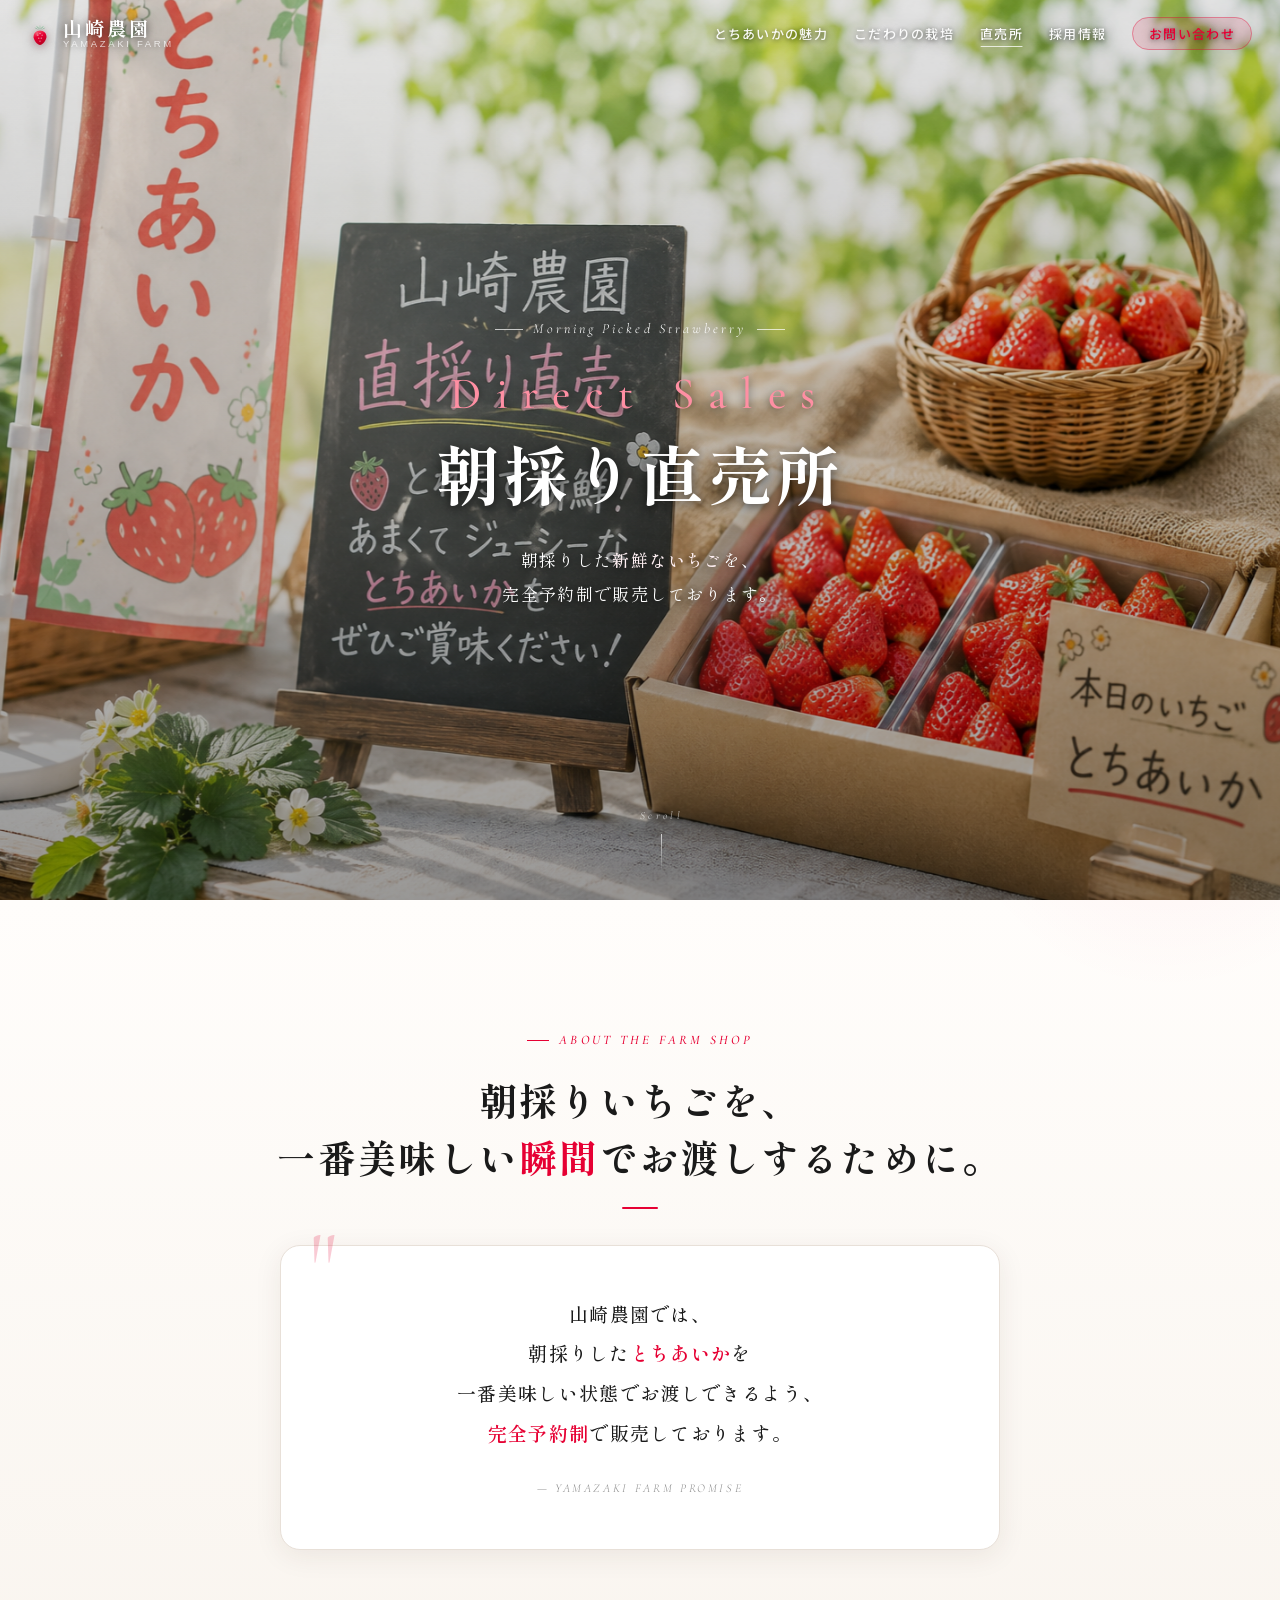
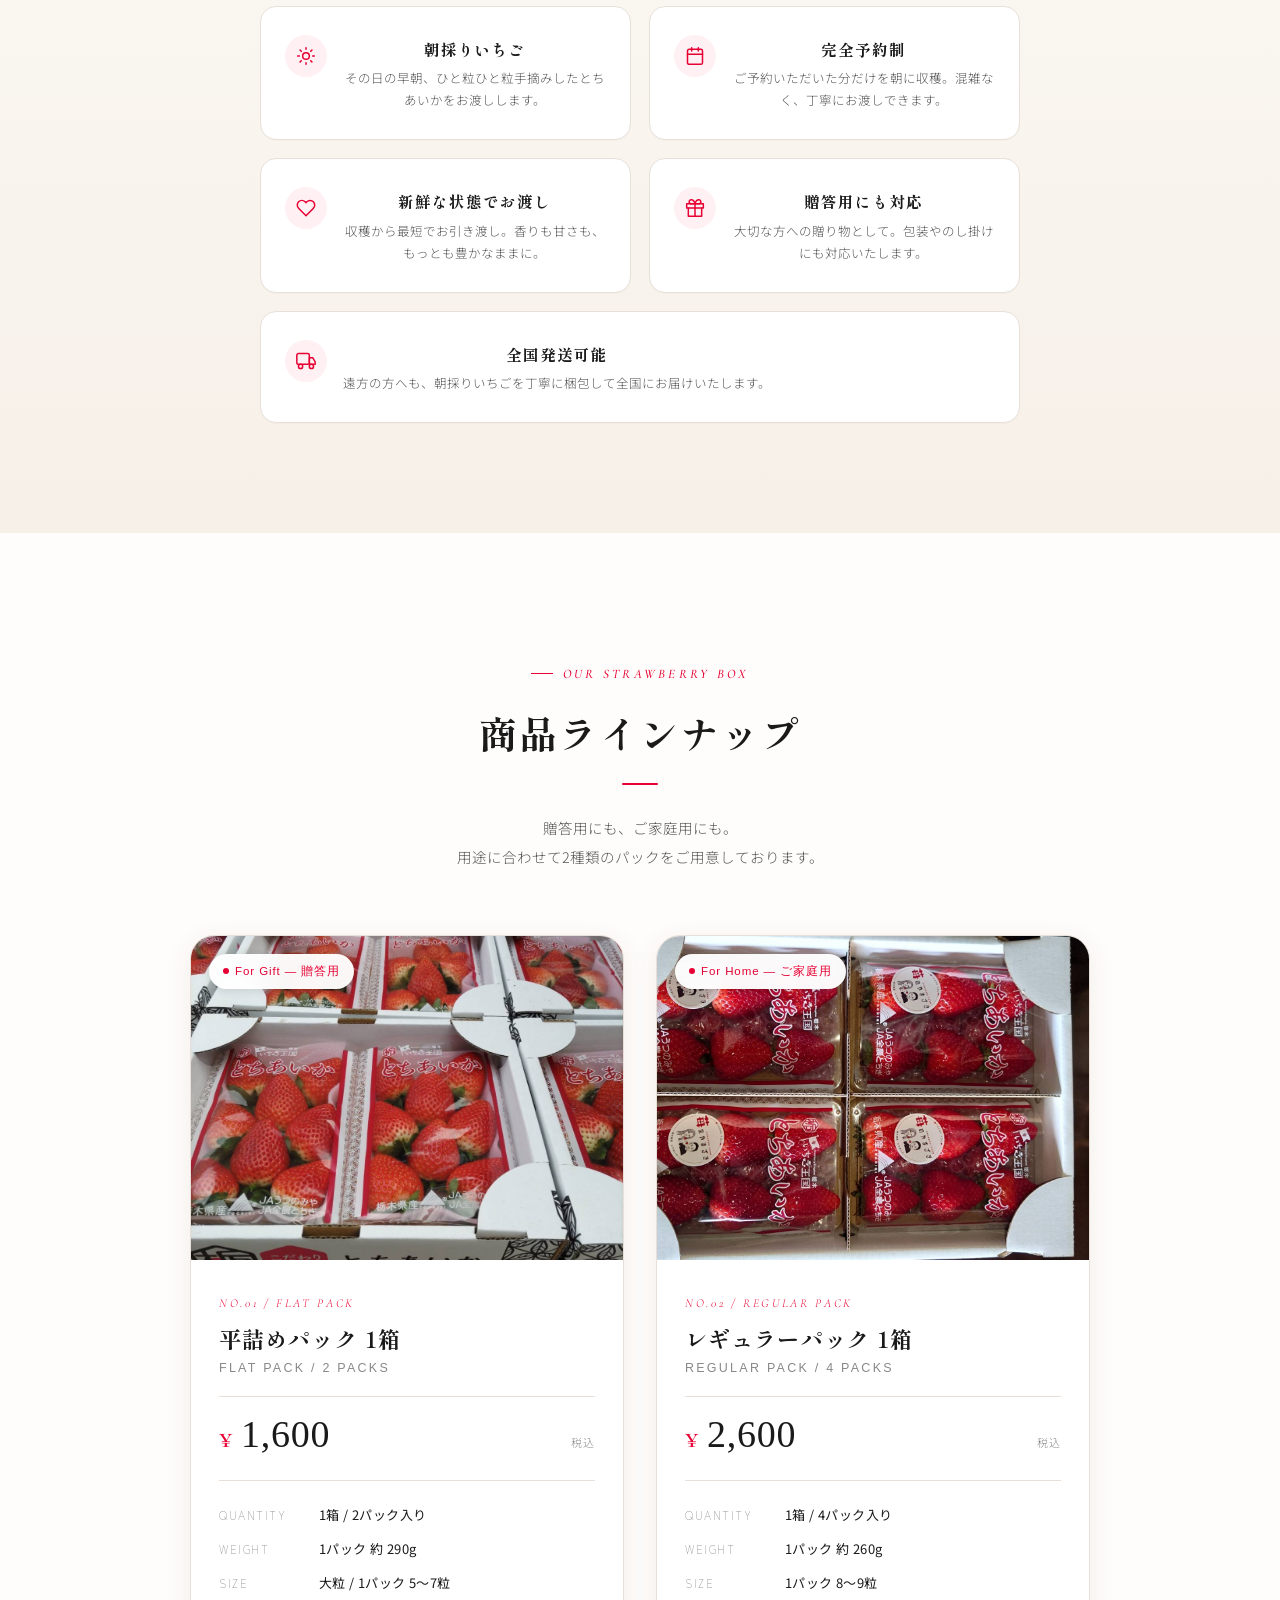
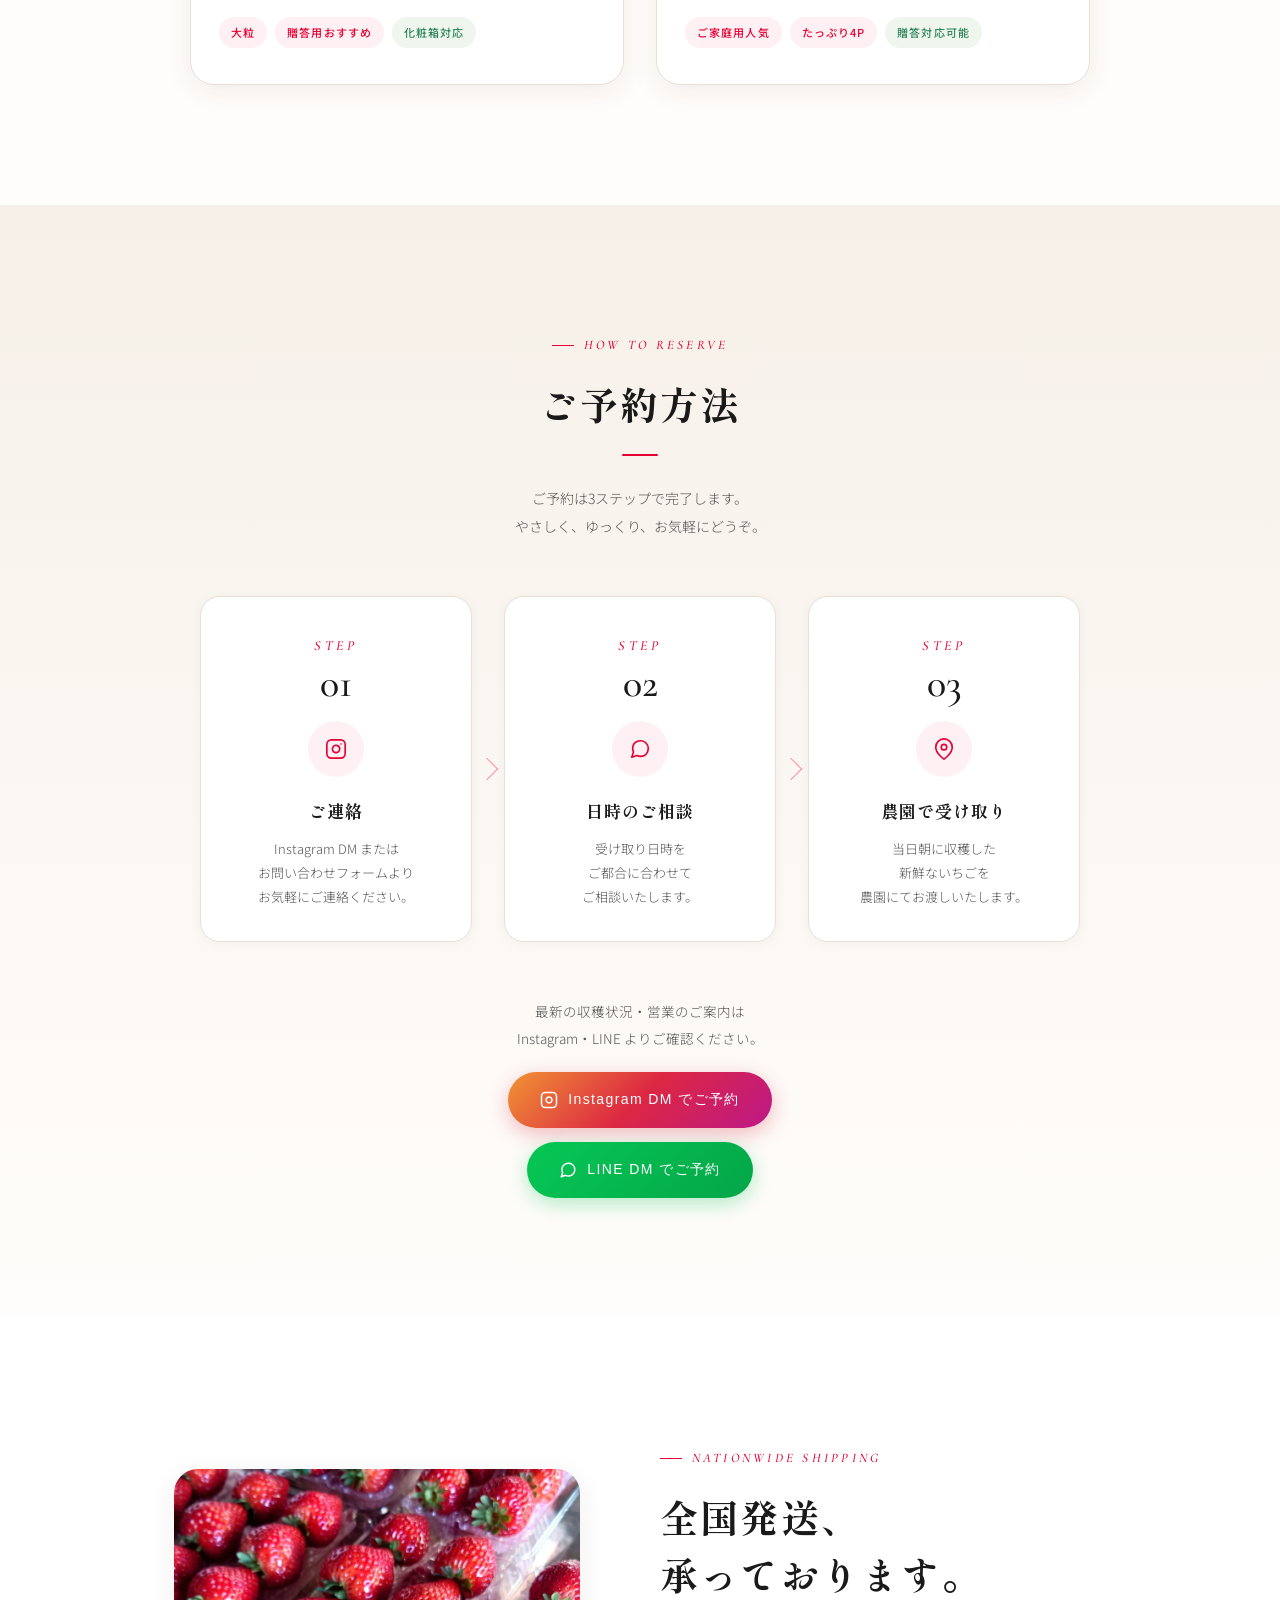
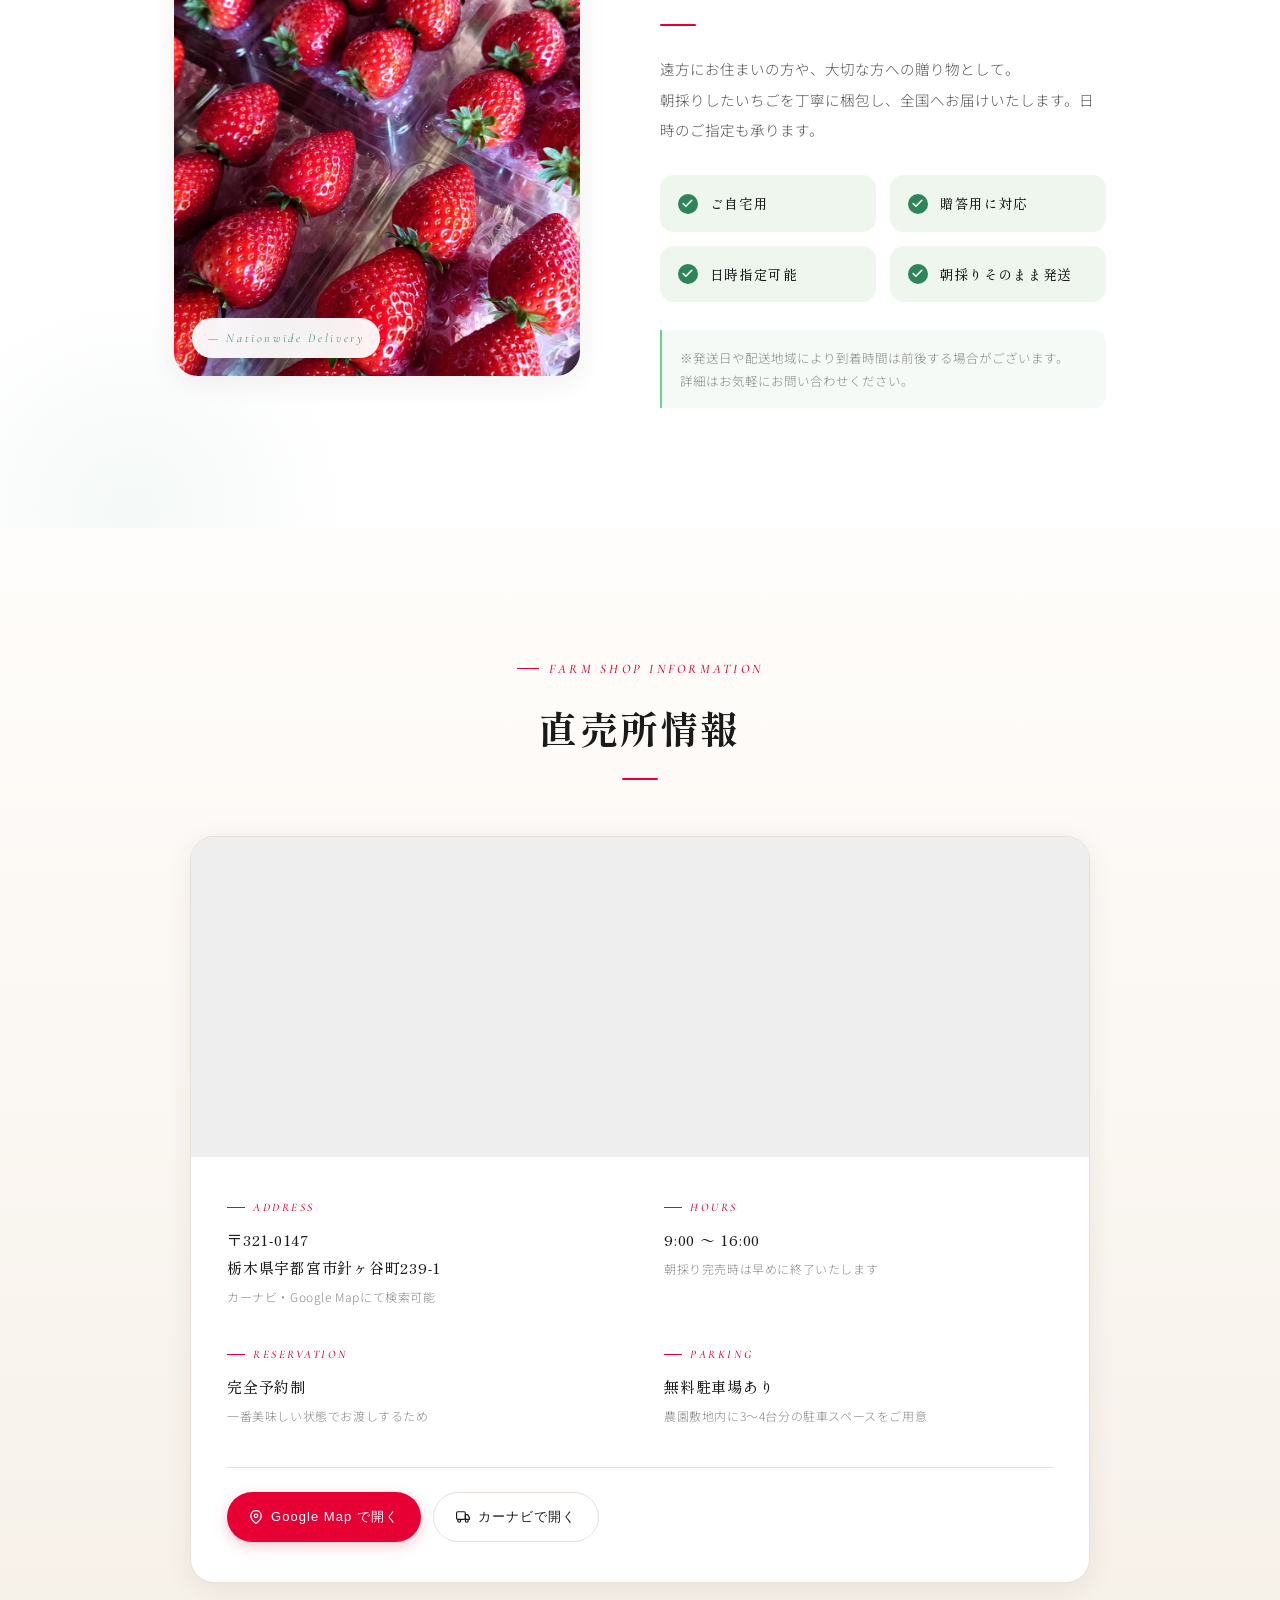
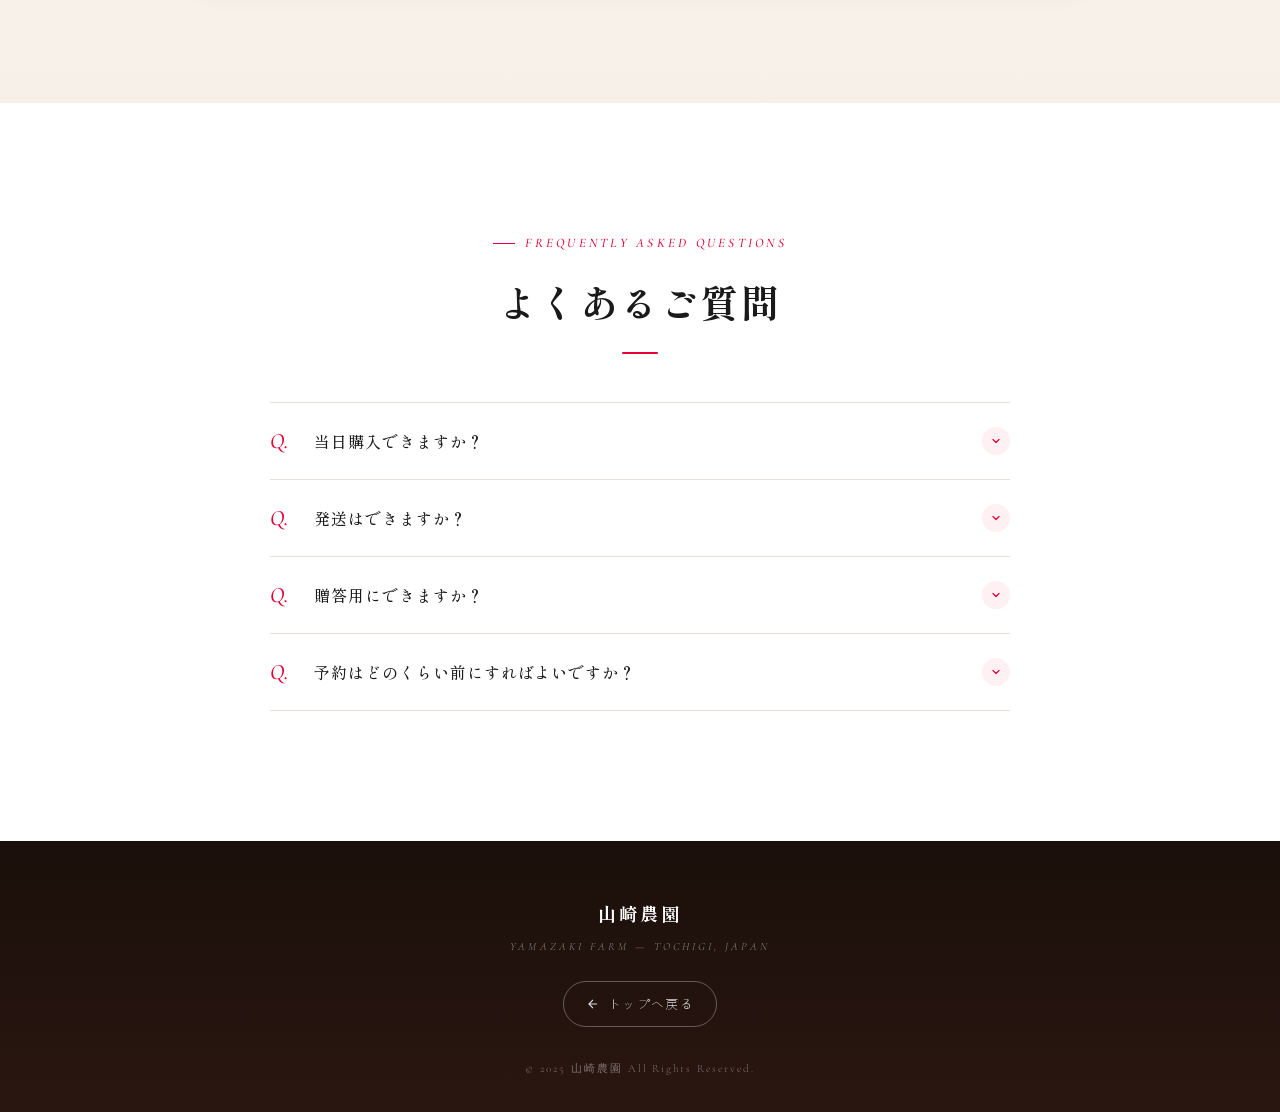
<file: shop/chokubaijo.html>
<!DOCTYPE html>
<html lang="ja">
<head>
  <meta charset="UTF-8">
  <meta name="viewport" content="width=device-width, initial-scale=1.0">
  <title>朝採り直売所 | 山崎農園</title>
  <meta name="description" content="山崎農園の朝採り直売所。朝採りしたとちあいかを、一番美味しい状態でお渡しするため、完全予約制で販売しております。贈答用・全国発送も承ります。">
  <link rel="preconnect" href="https://fonts.googleapis.com">
  <link rel="preconnect" href="https://fonts.gstatic.com" crossorigin>
  <link href="https://fonts.googleapis.com/css2?family=Shippori+Mincho:wght@400;500;600;700&family=Noto+Sans+JP:wght@300;400;500&family=Cormorant+Garamond:ital,wght@0,400;0,500;1,400;1,500&family=Zen+Maru+Gothic:wght@400;500;700&display=swap" rel="stylesheet">
  <link rel="stylesheet" href="style.css">
</head>
<body>

<!-- NAV -->
<nav id="main-nav" data-screen-label="00 Nav">
  <a href="../index.html" class="nav-logo">
    <svg class="nav-logo-icon" viewBox="0 0 28 30" fill="none" xmlns="http://www.w3.org/2000/svg" aria-hidden="true">
      <defs>
        <linearGradient id="nav-berry" x1="10" y1="10" x2="18" y2="28" gradientUnits="userSpaceOnUse">
          <stop offset="0%" stop-color="#FF6B7A"></stop>
          <stop offset="45%" stop-color="#E60033"></stop>
          <stop offset="100%" stop-color="#B8001F"></stop>
        </linearGradient>
        <radialGradient id="nav-shine" cx="38%" cy="28%" r="38%">
          <stop offset="0%" stop-color="#fff" stop-opacity="0.28"></stop>
          <stop offset="100%" stop-color="#fff" stop-opacity="0"></stop>
        </radialGradient>
        <linearGradient id="nav-hull" x1="14" y1="6" x2="14" y2="13" gradientUnits="userSpaceOnUse">
          <stop offset="0%" stop-color="#68D391"></stop>
          <stop offset="100%" stop-color="#2F855A"></stop>
        </linearGradient>
      </defs>
      <g opacity="0.92">
        <path d="M14 11.5C14 11.5 13.5 7.5 14 5.5C14.5 7.5 14 11.5 14 11.5Z" fill="url(#nav-hull)"></path>
        <path d="M14 11C14 11 10.5 8.5 9.5 6.5C11.5 7.5 14 11 14 11Z" fill="url(#nav-hull)"></path>
        <path d="M14 11C14 11 17.5 8.5 18.5 6.5C16.5 7.5 14 11 14 11Z" fill="url(#nav-hull)"></path>
        <path d="M13.5 11.5C13.5 11.5 9 10 7.5 8.5C9.5 9 13.5 11.5 13.5 11.5Z" fill="url(#nav-hull)" opacity="0.75"></path>
        <path d="M14.5 11.5C14.5 11.5 19 10 20.5 8.5C18.5 9 14.5 11.5 14.5 11.5Z" fill="url(#nav-hull)" opacity="0.75"></path>
      </g>
      <path d="M14 12C9.5 12 6 15.5 6.5 20C7 24 10.5 28.5 14 29C17.5 28.5 21 24 21.5 20C22 15.5 18.5 12 14 12Z" fill="url(#nav-berry)"></path>
      <ellipse cx="11.5" cy="18" rx="3.5" ry="4.5" fill="url(#nav-shine)"></ellipse>
      <g fill="rgba(255,255,255,0.55)">
        <circle cx="11.5" cy="17.5" r="0.85"></circle>
        <circle cx="14" cy="15.5" r="0.85"></circle>
        <circle cx="16.5" cy="17.5" r="0.85"></circle>
        <circle cx="12.5" cy="21" r="0.85"></circle>
        <circle cx="15.5" cy="21" r="0.85"></circle>
        <circle cx="14" cy="24.5" r="0.75"></circle>
      </g>
    </svg>
    <span class="nav-logo-text">
      <span class="nav-logo-ja">山崎農園</span>
      <span class="nav-logo-en">Yamazaki Farm</span>
    </span>
  </a>
  <!-- Desktop inline nav -->
  <ul class="nav-links" aria-label="グローバルナビゲーション">
    <li><a href="../tochiaika/tochiaika.html">とちあいかの魅力</a></li>
    <li><a href="../cultivation/cultivation.html">こだわりの栽培</a></li>
    <li><a href="./chokubaijo.html" class="active" aria-current="page">直売所</a></li>
    <li><a href="../recruit/recruit.html">採用情報</a></li>
    <li><a href="../index.html#contact">お問い合わせ</a></li>
  </ul>

  <!-- Mobile hamburger button -->
  <button class="nav-hamburger" id="navHamburger" type="button" aria-label="メニューを開く" aria-controls="mobileMenu" aria-expanded="false">
    <span class="ham-line"></span>
    <span class="ham-line"></span>
    <span class="ham-line"></span>
  </button>
</nav>

<!-- ========== MOBILE MENU ========== -->
<div id="mobileMenuBackdrop" aria-hidden="true"></div>
<aside id="mobileMenu" aria-hidden="true" role="dialog" aria-label="ナビゲーションメニュー">

  <!-- ヘッダー行 -->
  <div class="mm-header-row">
    <div class="mm-header-left">
      <span class="mm-header-label">MENU</span>
      <span class="mm-header-line"></span>
      <span class="mm-header-brand">YAMAZAKI FARM</span>
    </div>
    <button class="mm-close-btn" id="mobileMenuClose" aria-label="メニューを閉じる"></button>
  </div>

  <!-- ナビリスト -->
  <ul class="mm-nav-list">
    <li><a href="../index.html"              data-menu-link><span class="mm-n">00</span>ホーム</a></li>
    <li><a href="../tochiaika/tochiaika.html"  data-menu-link><span class="mm-n">01</span>とちあいかの魅力</a></li>
    <li><a href="../cultivation/cultivation.html" data-menu-link><span class="mm-n">02</span>こだわりの栽培</a></li>
    <li><a href="./chokubaijo.html" class="mm-current" data-menu-link><span class="mm-n">03</span>直売所</a></li>
    <li><a href="../recruit/recruit.html"             data-menu-link><span class="mm-n">04</span>採用情報</a></li>
  </ul>

  <!-- ブランドロゴ -->
  <div class="mm-brand-visual">
    <img src="yamazaki_logo_chars.png" alt="苺のやまざき YAMAZAKI FARM" loading="lazy">
  </div>

  <!-- 電話番号 -->
  <a href="tel:09041214132" class="mm-tel-link">
    <svg width="15" height="15" viewBox="0 0 24 24" fill="none" stroke="currentColor" stroke-width="1.8" stroke-linecap="round" stroke-linejoin="round" aria-hidden="true">
      <path d="M22 16.92v3a2 2 0 0 1-2.18 2 19.79 19.79 0 0 1-8.63-3.07A19.5 19.5 0 0 1 4.13 11.9a19.79 19.79 0 0 1-3.07-8.67A2 2 0 0 1 3.04 1h3a2 2 0 0 1 2 1.72c.13.96.34 1.9.61 2.81a2 2 0 0 1-.45 2.11L7.09 8.75a16 16 0 0 0 6 6l1.11-1.11a2 2 0 0 1 2.11-.45c.91.27 1.85.48 2.81.61A2 2 0 0 1 21 16.92z"/>
    </svg>
    <div class="mm-tel-body">
      <span class="mm-tel-label">お電話でのお問い合わせ</span>
      <span class="mm-tel-num">090-4121-4132</span>
    </div>
  </a>

  <!-- Instagram -->
  <a href="https://www.instagram.com/ichigo_no_yamazaki/" target="_blank" rel="noopener" class="mm-ig-link">
    <svg width="14" height="14" viewBox="0 0 24 24" fill="none" stroke="currentColor" stroke-width="1.8" stroke-linecap="round" stroke-linejoin="round" aria-hidden="true">
      <rect x="2" y="2" width="20" height="20" rx="5" ry="5"/>
      <path d="M16 11.37A4 4 0 1 1 12.63 8 4 4 0 0 1 16 11.37z"/>
      <line x1="17.5" y1="6.5" x2="17.51" y2="6.5"/>
    </svg>
    @ichigo_no_yamazaki
  </a>

</aside>

<!-- ① HERO -->
<section id="hero" data-screen-label="01 Hero">
  <div class="hero-bg"></div>
  <div class="hero-content">
    <div class="hero-eyebrow">Morning Picked Strawberry</div>
    <h1 class="hero-title">
      <em>Direct Sales</em>
      朝採り直売所
    </h1>
    <p class="hero-sub">
      朝採りした<strong>新鮮ないちご</strong>を、<br>
      完全予約制で販売しております。
    </p>
  </div>
  <div class="hero-scroll" aria-hidden="true">
    <span>Scroll</span>
    <div class="scroll-line"></div>
  </div>
</section>

<!-- ② 直売所について -->
<section id="about-shop" data-screen-label="02 About">
  <div class="container text-center">
    <div class="reveal">
      <span class="sec-label">About the Farm Shop</span>
      <h2 class="sec-title">朝採りいちごを、<br>一番美味しい<em>瞬間</em>でお渡しするために。</h2>
      <div class="sec-divider center"></div>
    </div>

    <div class="about-quote-card reveal reveal-d1">
      <p>
        山崎農園では、<br>
        朝採りした<em>とちあいか</em>を<br>
        一番美味しい状態でお渡しできるよう、<br>
        <em>完全予約制</em>で販売しております。
      </p>
      <span class="about-quote-attr">— Yamazaki Farm Promise</span>
    </div>

    <ul class="feat-grid">
      <li class="feat-card reveal reveal-d1">
        <span class="feat-icon">
          <svg width="20" height="20" viewBox="0 0 24 24" fill="none" stroke="currentColor" stroke-width="1.8" stroke-linecap="round" stroke-linejoin="round"><circle cx="12" cy="12" r="4"></circle><path d="M12 2v2M12 20v2M4.93 4.93l1.41 1.41M17.66 17.66l1.41 1.41M2 12h2M20 12h2M4.93 19.07l1.41-1.41M17.66 6.34l1.41-1.41"></path></svg>
        </span>
        <div class="feat-card-body">
          <h4>朝採りいちご</h4>
          <p>その日の早朝、ひと粒ひと粒手摘みしたとちあいかをお渡しします。</p>
        </div>
      </li>
      <li class="feat-card reveal reveal-d2">
        <span class="feat-icon">
          <svg width="20" height="20" viewBox="0 0 24 24" fill="none" stroke="currentColor" stroke-width="1.8" stroke-linecap="round" stroke-linejoin="round"><rect x="3" y="4" width="18" height="18" rx="2"></rect><path d="M16 2v4M8 2v4M3 10h18"></path></svg>
        </span>
        <div class="feat-card-body">
          <h4>完全予約制</h4>
          <p>ご予約いただいた分だけを朝に収穫。混雑なく、丁寧にお渡しできます。</p>
        </div>
      </li>
      <li class="feat-card reveal reveal-d2">
        <span class="feat-icon">
          <svg width="20" height="20" viewBox="0 0 24 24" fill="none" stroke="currentColor" stroke-width="1.8" stroke-linecap="round" stroke-linejoin="round"><path d="M20.84 4.61a5.5 5.5 0 0 0-7.78 0L12 5.67l-1.06-1.06a5.5 5.5 0 0 0-7.78 7.78l1.06 1.06L12 21.23l7.78-7.78 1.06-1.06a5.5 5.5 0 0 0 0-7.78z"></path></svg>
        </span>
        <div class="feat-card-body">
          <h4>新鮮な状態でお渡し</h4>
          <p>収穫から最短でお引き渡し。香りも甘さも、もっとも豊かなままに。</p>
        </div>
      </li>
      <li class="feat-card reveal reveal-d3">
        <span class="feat-icon">
          <svg width="20" height="20" viewBox="0 0 24 24" fill="none" stroke="currentColor" stroke-width="1.8" stroke-linecap="round" stroke-linejoin="round"><polyline points="20 12 20 22 4 22 4 12"></polyline><rect x="2" y="7" width="20" height="5"></rect><line x1="12" y1="22" x2="12" y2="7"></line><path d="M12 7H7.5a2.5 2.5 0 0 1 0-5C11 2 12 7 12 7zM12 7h4.5a2.5 2.5 0 0 0 0-5C13 2 12 7 12 7z"></path></svg>
        </span>
        <div class="feat-card-body">
          <h4>贈答用にも対応</h4>
          <p>大切な方への贈り物として。包装やのし掛けにも対応いたします。</p>
        </div>
      </li>
      <li class="feat-card reveal reveal-d3" style="grid-column: 1/-1;">
        <span class="feat-icon">
          <svg width="20" height="20" viewBox="0 0 24 24" fill="none" stroke="currentColor" stroke-width="1.8" stroke-linecap="round" stroke-linejoin="round"><rect x="1" y="3" width="15" height="13" rx="2"></rect><path d="M16 8h4l3 5v3h-7V8z"></path><circle cx="5.5" cy="18.5" r="2.5"></circle><circle cx="18.5" cy="18.5" r="2.5"></circle></svg>
        </span>
        <div class="feat-card-body">
          <h4>全国発送可能</h4>
          <p>遠方の方へも、朝採りいちごを丁寧に梱包して全国にお届けいたします。</p>
        </div>
      </li>
    </ul>
  </div>
</section>

<!-- ③ 商品ラインナップ -->
<section id="products" data-screen-label="03 Products">
  <div class="container">
    <div class="products-head reveal">
      <span class="sec-label">Our Strawberry Box</span>
      <h2 class="sec-title">商品ラインナップ</h2>
      <div class="sec-divider center"></div>
      <p>贈答用にも、ご家庭用にも。<br>用途に合わせて2種類のパックをご用意しております。</p>
    </div>

    <div class="products-grid">
      <!-- 商品① -->
      <article class="product-card reveal reveal-d1">
        <div class="product-img">
          <img src="./ichigo10.jpeg" alt="平詰めパック 2P 大粒とちあいか">
          <span class="product-badge">For Gift — 贈答用</span>
        </div>
        <div class="product-body">
          <span class="product-cat">No.01 / Flat Pack</span>
          <h3 class="product-name">
            平詰めパック 1箱
            <small>FLAT PACK / 2 PACKS</small>
          </h3>
          <div class="product-price">
            <span class="yen">¥</span>
            <span class="num" style="font-family: Merriweather">1,600</span>
            <span class="tax">税込</span>
          </div>
          <ul class="product-specs">
            <li><span class="k">Quantity</span><span class="v">1箱 / 2パック入り</span></li>
            <li><span class="k">Weight</span><span class="v">1パック 約 290g</span></li>
            <li><span class="k">Size</span><span class="v">大粒 / 1パック 5〜7粒</span></li>
          </ul>
          <div class="product-tags">
            <span class="product-tag">大粒</span>
            <span class="product-tag">贈答用おすすめ</span>
            <span class="product-tag green">化粧箱対応</span>
          </div>
        </div>
      </article>

      <!-- 商品② -->
      <article class="product-card reveal reveal-d2">
        <div class="product-img">
          <img src="./strawberry3.jpg" alt="レギュラーパック 4P とちあいか">
          <span class="product-badge">For Home — ご家庭用</span>
        </div>
        <div class="product-body">
          <span class="product-cat">No.02 / Regular Pack</span>
          <h3 class="product-name">
            レギュラーパック 1箱
            <small>REGULAR PACK / 4 PACKS</small>
          </h3>
          <div class="product-price">
            <span class="yen">¥</span>
            <span class="num" style="font-family: Merriweather">2,600</span>
            <span class="tax">税込</span>
          </div>
          <ul class="product-specs">
            <li><span class="k">Quantity</span><span class="v">1箱 / 4パック入り</span></li>
            <li><span class="k">Weight</span><span class="v">1パック 約 260g</span></li>
            <li><span class="k">Size</span><span class="v">1パック 8〜9粒</span></li>
          </ul>
          <div class="product-tags">
            <span class="product-tag">ご家庭用人気</span>
            <span class="product-tag">たっぷり4P</span>
            <span class="product-tag green">贈答対応可能</span>
          </div>
        </div>
      </article>
    </div>
  </div>
</section>

<!-- ④ ご予約方法 -->
<section id="reservation" data-screen-label="04 Reservation">
  <div class="container text-center">
    <div class="reveal">
      <span class="sec-label">How to Reserve</span>
      <h2 class="sec-title">ご予約方法</h2>
      <div class="sec-divider center"></div>
      <p style="font-size:14px;color:var(--text-mid);line-height:2;max-width:540px;margin:0 auto;">
        ご予約は3ステップで完了します。<br>
        やさしく、ゆっくり、お気軽にどうぞ。
      </p>
    </div>

    <div class="steps-wrap">
      <div class="step-card reveal reveal-d1">
        <div class="step-num">Step<strong>01</strong></div>
        <div class="step-icon">
          <svg width="22" height="22" viewBox="0 0 24 24" fill="none" stroke="currentColor" stroke-width="1.8" stroke-linecap="round" stroke-linejoin="round"><rect x="2" y="2" width="20" height="20" rx="5" ry="5"></rect><path d="M16 11.37A4 4 0 1 1 12.63 8 4 4 0 0 1 16 11.37z"></path><line x1="17.5" y1="6.5" x2="17.51" y2="6.5"></line></svg>
        </div>
        <h3 class="step-title">ご連絡</h3>
        <p class="step-text">Instagram DM または<br>お問い合わせフォームより<br>お気軽にご連絡ください。</p>
      </div>

      <div class="step-card reveal reveal-d2">
        <div class="step-num">Step<strong>02</strong></div>
        <div class="step-icon">
          <svg width="22" height="22" viewBox="0 0 24 24" fill="none" stroke="currentColor" stroke-width="1.8" stroke-linecap="round" stroke-linejoin="round"><path d="M21 11.5a8.38 8.38 0 0 1-.9 3.8 8.5 8.5 0 0 1-7.6 4.7 8.38 8.38 0 0 1-3.8-.9L3 21l1.9-5.7a8.38 8.38 0 0 1-.9-3.8 8.5 8.5 0 0 1 4.7-7.6 8.38 8.38 0 0 1 3.8-.9h.5a8.48 8.48 0 0 1 8 8v.5z"></path></svg>
        </div>
        <h3 class="step-title">日時のご相談</h3>
        <p class="step-text">受け取り日時を<br>ご都合に合わせて<br>ご相談いたします。</p>
      </div>

      <div class="step-card reveal reveal-d3">
        <div class="step-num">Step<strong>03</strong></div>
        <div class="step-icon">
          <svg width="22" height="22" viewBox="0 0 24 24" fill="none" stroke="currentColor" stroke-width="1.8" stroke-linecap="round" stroke-linejoin="round"><path d="M21 10c0 7-9 13-9 13s-9-6-9-13a9 9 0 0 1 18 0z"></path><circle cx="12" cy="10" r="3"></circle></svg>
        </div>
        <h3 class="step-title">農園で受け取り</h3>
        <p class="step-text">当日朝に収穫した<br>新鮮ないちごを<br>農園にてお渡しいたします。</p>
      </div>
    </div>

    <div class="reservation-cta reveal">
      <p>最新の収穫状況・営業のご案内は<br>Instagram・LINE よりご確認ください。</p>
      <div class="reservation-btns">
        <a href="https://www.instagram.com/ichigo_no_yamazaki/" target="_blank" rel="noopener" class="btn-ig">
          <svg width="18" height="18" viewBox="0 0 24 24" fill="none" stroke="currentColor" stroke-width="2"><rect x="2" y="2" width="20" height="20" rx="5" ry="5"></rect><path d="M16 11.37A4 4 0 1 1 12.63 8 4 4 0 0 1 16 11.37z"></path><line x1="17.5" y1="6.5" x2="17.51" y2="6.5"></line></svg>
          Instagram DM でご予約
        </a>
        <a href="https://lin.ee/svIRx5c" target="_blank" rel="noopener" class="btn-line">
          <svg width="18" height="18" viewBox="0 0 24 24" fill="none" stroke="currentColor" stroke-width="2" stroke-linecap="round" stroke-linejoin="round"><path d="M21 11.5a8.38 8.38 0 0 1-.9 3.8 8.5 8.5 0 0 1-7.6 4.7 8.38 8.38 0 0 1-3.8-.9L3 21l1.9-5.7a8.38 8.38 0 0 1-.9-3.8 8.5 8.5 0 0 1 4.7-7.6 8.38 8.38 0 0 1 3.8-.9h.5a8.48 8.48 0 0 1 8 8v.5z"></path></svg>
          LINE DM でご予約
        </a>
      </div>
    </div>
  </div>
</section>

<!-- ⑤ 全国発送 -->
<section id="shipping" data-screen-label="05 Shipping">
  <div class="container">
    <div class="shipping-inner">
      <div class="shipping-img reveal-left">
        <img src="./kodawari5.jpg" alt="梱包されたいちご">
        <span class="shipping-img-tag">— Nationwide Delivery</span>
      </div>
      <div class="shipping-body reveal-right">
        <span class="sec-label">Nationwide Shipping</span>
        <h2 class="sec-title">全国発送、<br>承っております。</h2>
        <div class="sec-divider"></div>
        <p class="lead">
          遠方にお住まいの方や、大切な方への贈り物として。<br>
          朝採りしたいちごを丁寧に梱包し、全国へお届けいたします。日時のご指定も承ります。
        </p>
        <ul class="ship-features">
          <li>ご自宅用</li>
          <li>贈答用に対応</li>
          <li>日時指定可能</li>
          <li>朝採りそのまま発送</li>
        </ul>
        <p class="shipping-note">
          ※発送日や配送地域により到着時間は前後する場合がございます。<br>
          詳細はお気軽にお問い合わせください。
        </p>
      </div>
    </div>
  </div>
</section>

<!-- ⑥ 直売所情報 -->
<section id="shop-info" data-screen-label="06 Shop Info">
  <div class="container">
    <div class="text-center reveal">
      <span class="sec-label">Farm Shop Information</span>
      <h2 class="sec-title">直売所情報</h2>
      <div class="sec-divider center"></div>
    </div>

    <div class="info-card reveal reveal-d1">
      <div class="info-map">
        <iframe
  src="https://www.google.com/maps?q=%E8%8B%BA%E3%81%AE%E3%82%84%E3%81%BE%E3%81%96%E3%81%8D%20%E5%B1%B1%E5%B4%8E%E8%BE%B2%E5%9C%92%20%E6%A0%83%E6%9C%A8%E7%9C%8C%E5%AE%87%E9%83%BD%E5%AE%AE%E5%B8%82%E9%87%9D%E3%83%B6%E8%B0%B7%E7%94%BA239-1&output=embed"
  width="100%"
  height="360"
  style="border:0;"
  allowfullscreen=""
  loading="lazy"
  referrerpolicy="no-referrer-when-downgrade"
  title="山崎農園 Googleマップ">
</iframe>
      </div>
      <div class="info-body">
        <div class="info-row">
          <span class="k">Address</span>
          <span class="v">〒321-0147<br>栃木県宇都宮市針ヶ谷町239-1<small>カーナビ・Google Mapにて検索可能</small></span>
        </div>
        <div class="info-row">
          <span class="k">Hours</span>
          <span class="v">9:00 〜 16:00<small>朝採り完売時は早めに終了いたします</small></span>
        </div>
        <div class="info-row">
          <span class="k">Reservation</span>
          <span class="v">完全予約制<small>一番美味しい状態でお渡しするため</small></span>
        </div>
        <div class="info-row">
          <span class="k">Parking</span>
          <span class="v">無料駐車場あり<small>農園敷地内に3〜4台分の駐車スペースをご用意</small></span>
        </div>
        <div class="info-cta-row">
          <a href="https://maps.app.goo.gl/XkfUUkRdaidzKCjj6?g_st=al" target="_blank" rel="noopener" class="btn-map">
            <svg width="14" height="14" viewBox="0 0 24 24" fill="none" stroke="currentColor" stroke-width="2.2" stroke-linecap="round" stroke-linejoin="round"><path d="M21 10c0 7-9 13-9 13s-9-6-9-13a9 9 0 0 1 18 0z"></path><circle cx="12" cy="10" r="3"></circle></svg>
            Google Map で開く
          </a>
          <a href="https://maps.app.goo.gl/XkfUUkRdaidzKCjj6?g_st=al" target="_blank" rel="noopener" class="btn-map ghost">
            <svg width="14" height="14" viewBox="0 0 24 24" fill="none" stroke="currentColor" stroke-width="2" stroke-linecap="round" stroke-linejoin="round"><rect x="1" y="3" width="15" height="13" rx="2"></rect><path d="M16 8h4l3 5v3h-7V8z"></path><circle cx="5.5" cy="18.5" r="2.5"></circle><circle cx="18.5" cy="18.5" r="2.5"></circle></svg>
            カーナビで開く
          </a>
        </div>
      </div>
    </div>
  </div>
</section>

<!-- ⑦ FAQ -->
<section id="faq" data-screen-label="07 FAQ">
  <div class="container">
    <div class="text-center reveal">
      <span class="sec-label">Frequently Asked Questions</span>
      <h2 class="sec-title">よくあるご質問</h2>
      <div class="sec-divider center"></div>
    </div>

    <div class="faq-list reveal reveal-d1">
      <div class="faq-item">
        <button class="faq-q" type="button">
          <span class="q-mark">Q.</span>
          <span class="q-text">当日購入できますか？</span>
          <span class="q-toggle" aria-hidden="true">
            <svg width="12" height="12" viewBox="0 0 24 24" fill="none" stroke="currentColor" stroke-width="2.4" stroke-linecap="round" stroke-linejoin="round"><polyline points="6 9 12 15 18 9"></polyline></svg>
          </span>
        </button>
        <div class="faq-a">
          <div class="faq-a-inner">
            <span class="a-mark">A.</span>
            <p>当日午前中までにご予約をお願いいたします。一番美味しい状態でお渡しするため、ご予約いただいた分のみを朝に収穫しています。</p>
          </div>
        </div>
      </div>

      <div class="faq-item">
        <button class="faq-q" type="button">
          <span class="q-mark">Q.</span>
          <span class="q-text">発送はできますか？</span>
          <span class="q-toggle" aria-hidden="true">
            <svg width="12" height="12" viewBox="0 0 24 24" fill="none" stroke="currentColor" stroke-width="2.4" stroke-linecap="round" stroke-linejoin="round"><polyline points="6 9 12 15 18 9"></polyline></svg>
          </span>
        </button>
        <div class="faq-a">
          <div class="faq-a-inner">
            <span class="a-mark">A.</span>
            <p>全国発送を承っております。日時のご指定や、贈答用としてのお届け先指定にも対応しております。お気軽にご相談ください。</p>
          </div>
        </div>
      </div>

      <div class="faq-item">
        <button class="faq-q" type="button">
          <span class="q-mark">Q.</span>
          <span class="q-text">贈答用にできますか？</span>
          <span class="q-toggle" aria-hidden="true">
            <svg width="12" height="12" viewBox="0 0 24 24" fill="none" stroke="currentColor" stroke-width="2.4" stroke-linecap="round" stroke-linejoin="round"><polyline points="6 9 12 15 18 9"></polyline></svg>
          </span>
        </button>
        <div class="faq-a">
          <div class="faq-a-inner">
            <span class="a-mark">A.</span>
            <p>贈答用としてもご利用いただけます。平詰めパックは粒の揃った大粒のいちごをお詰めしており、化粧箱でのお渡し・のし掛けにも対応いたします。</p>
          </div>
        </div>
      </div>

      <div class="faq-item">
        <button class="faq-q" type="button">
          <span class="q-mark">Q.</span>
          <span class="q-text">予約はどのくらい前にすればよいですか？</span>
          <span class="q-toggle" aria-hidden="true">
            <svg width="12" height="12" viewBox="0 0 24 24" fill="none" stroke="currentColor" stroke-width="2.4" stroke-linecap="round" stroke-linejoin="round"><polyline points="6 9 12 15 18 9"></polyline></svg>
          </span>
        </button>
        <div class="faq-a">
          <div class="faq-a-inner">
            <span class="a-mark">A.</span>
            <p>収穫状況により異なりますが、当日午前中までにご連絡いただけますと幸いです。お急ぎの場合もお気軽にご相談ください。</p>
          </div>
        </div>
      </div>
    </div>
  </div>
</section>

<!-- FOOTER -->
<footer class="foot">
  <div class="foot-logo">山崎農園</div>
  <div class="foot-sub">Yamazaki Farm — Tochigi, Japan</div>
  <a href="../index.html" class="foot-back">
    <svg width="14" height="14" viewBox="0 0 24 24" fill="none" stroke="currentColor" stroke-width="2"><path d="M19 12H5M12 19l-7-7 7-7"></path></svg>
    トップへ戻る
  </a>
  <span class="foot-copy">© 2025 山崎農園 All Rights Reserved.</span>
</footer>

<!-- BACK TO TOP -->
<!-- フローティング お問い合わせボタン -->
<a href="../index.html#contact" class="fab-contact" id="fabContact" aria-label="お問い合わせへ移動">
  <span class="fab-contact-icon" aria-hidden="true">
    <svg viewBox="0 0 24 24" fill="none" stroke="currentColor" stroke-width="1.7" stroke-linecap="round" stroke-linejoin="round">
      <rect x="3" y="5" width="18" height="14" rx="2.5"/>
      <path d="M3.5 6.5l8.5 6.5 8.5-6.5"/>
    </svg>
  </span>
  <span class="fab-contact-text">お問い合わせ</span>
</a>

<a href="#hero" class="back-top" id="backTop" aria-label="ページトップへ戻る">
  <svg width="16" height="16" viewBox="0 0 24 24" fill="none" stroke="currentColor" stroke-width="2"><path d="M18 15l-6-6-6 6"></path></svg>
</a>

<script>
  // Nav scroll state
  const nav = document.getElementById('main-nav');
  const back = document.getElementById('backTop');
  const onScroll = () => {
    nav.classList.toggle('scrolled', window.scrollY > 60);
    back.classList.toggle('show', window.scrollY > 500);
  };
  window.addEventListener('scroll', onScroll, { passive: true });
  onScroll();

  // Reveal on scroll (subtle)
  const els = document.querySelectorAll('.reveal, .reveal-left, .reveal-right');
  const io = new IntersectionObserver((entries) => {
    entries.forEach(e => {
      if (e.isIntersecting) {
        e.target.classList.add('visible');
        io.unobserve(e.target);
      }
    });
  }, { threshold: 0.12, rootMargin: '0px 0px -40px 0px' });
  els.forEach(el => io.observe(el));

  // FAQ accordion
  document.querySelectorAll('.faq-q').forEach(btn => {
    btn.addEventListener('click', () => {
      const item = btn.parentElement;
      const a = item.querySelector('.faq-a');
      const open = item.classList.toggle('open');
      if (open) {
        a.style.maxHeight = a.scrollHeight + 'px';
      } else {
        a.style.maxHeight = null;
      }
    });
  });

  // Smooth scroll for in-page anchors
  document.querySelectorAll('a[href^="#"]').forEach(a => {
    a.addEventListener('click', e => {
      const id = a.getAttribute('href');
      if (id === '#' || id.length < 2) return;
      const el = document.querySelector(id);
      if (el) {
        e.preventDefault();
        window.scrollTo({ top: el.offsetTop - 40, behavior: 'smooth' });
      }
    });
  });

  // ===== Mobile Hamburger Menu =====
  (function() {
    const ham      = document.getElementById('navHamburger');
    const menu     = document.getElementById('mobileMenu');
    const backdrop = document.getElementById('mobileMenuBackdrop');
    const closeBtn = document.getElementById('mobileMenuClose');
    if (!ham || !menu || !backdrop) return;

    let savedScrollY = 0;
    let isOpen = false;

    function openMenu() {
      if (isOpen) return;
      isOpen = true;
      savedScrollY = window.scrollY || 0;
      document.body.style.top = '-' + savedScrollY + 'px';
      document.body.classList.add('menu-open');
      menu.classList.add('is-open');
      backdrop.classList.add('is-open');
      ham.classList.add('is-active');
      ham.setAttribute('aria-expanded', 'true');
      menu.setAttribute('aria-hidden', 'false');
    }
    function closeMenu() {
      if (!isOpen) return;
      isOpen = false;
      menu.classList.remove('is-open');
      backdrop.classList.remove('is-open');
      ham.classList.remove('is-active');
      ham.setAttribute('aria-expanded', 'false');
      menu.setAttribute('aria-hidden', 'true');
      document.body.classList.remove('menu-open');
      document.body.style.top = '';
      window.scrollTo(0, savedScrollY);
    }

    ham.addEventListener('click', function() {
      if (isOpen) closeMenu(); else openMenu();
    });
    closeBtn && closeBtn.addEventListener('click', closeMenu);
    backdrop.addEventListener('click', closeMenu);
    document.addEventListener('keydown', function(e) {
      if (e.key === 'Escape' && isOpen) closeMenu();
    });

    menu.querySelectorAll('a[data-menu-link]').forEach(function(a) {
      a.addEventListener('click', function(e) {
        const href = a.getAttribute('href') || '';
        if (href.charAt(0) !== '#') {
          closeMenu();
          return;
        }
        e.preventDefault();
        const target = document.querySelector(href);
        closeMenu();
        setTimeout(function() {
          if (target) window.scrollTo({ top: target.getBoundingClientRect().top + window.pageYOffset, behavior: 'smooth' });
        }, 180);
      });
    });

    window.addEventListener('resize', function() {
      if (window.innerWidth >= 901 && isOpen) closeMenu();
    });
  })();

  // ===== フローティングお問い合わせボタン =====
  (function() {
    const fab = document.getElementById('fabContact');
    if (!fab) return;
    function update() {
      const y = window.scrollY || 0;
      if (y > 140) fab.classList.add('is-visible');
      else fab.classList.remove('is-visible');
    }
    window.addEventListener('scroll', update, { passive: true });
    update();
  })();
</script>

</body>
</html>
</file>
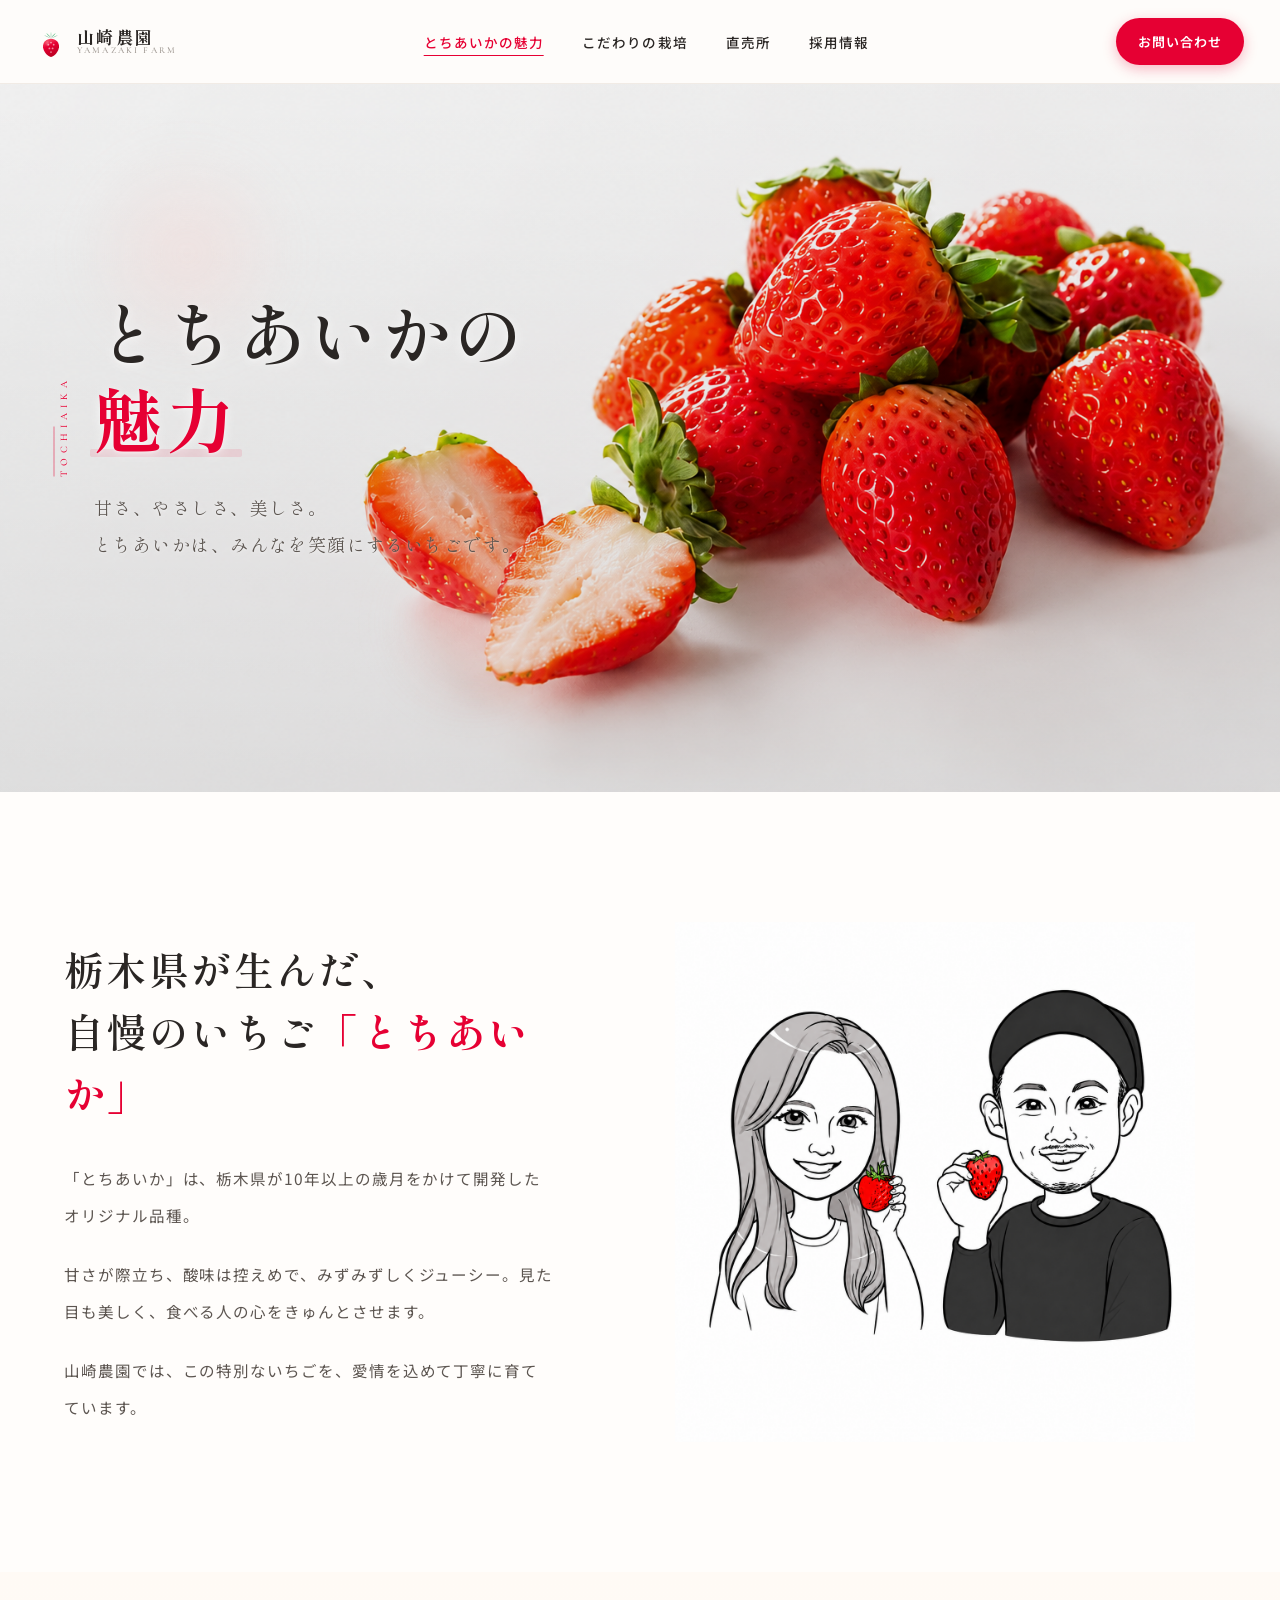
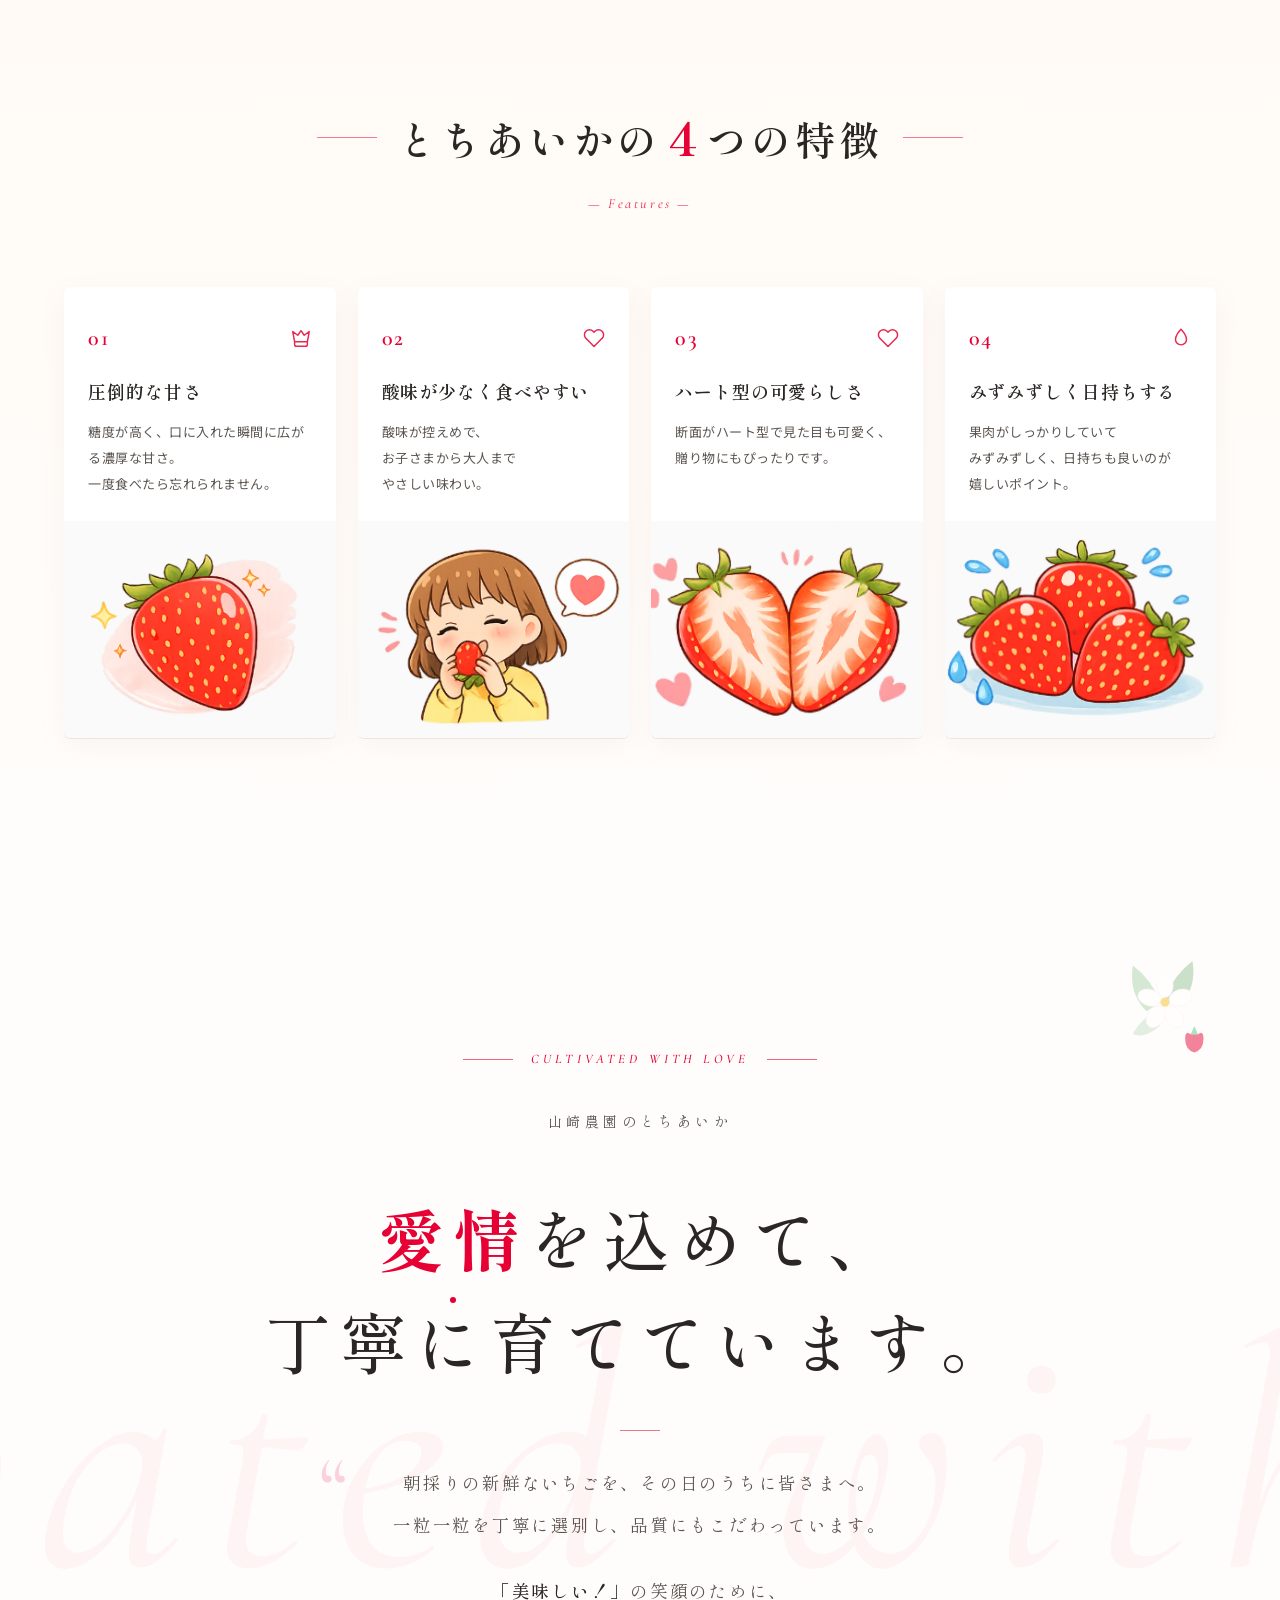
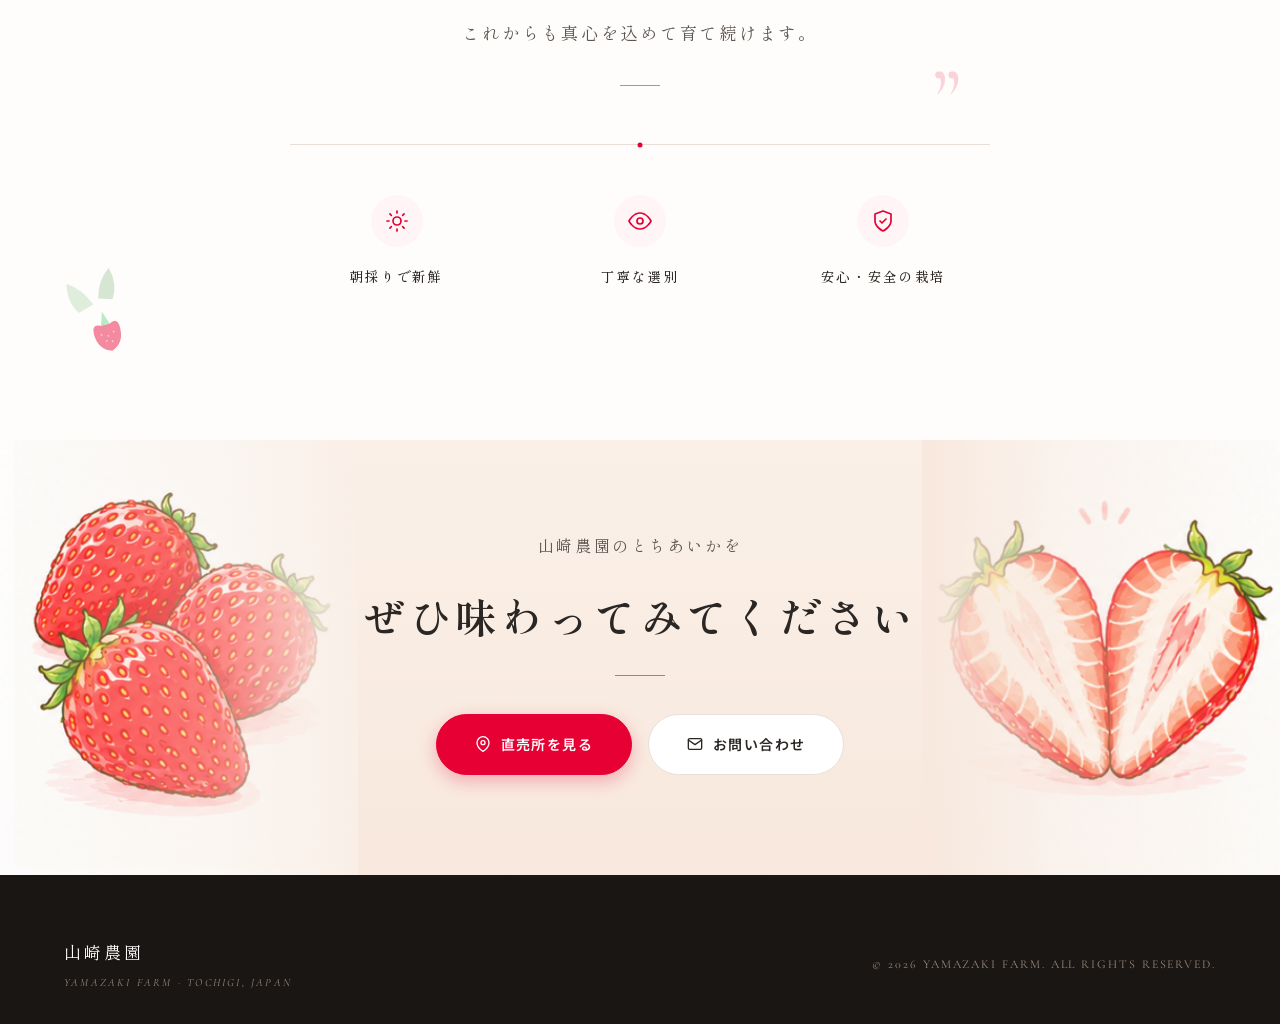
<file: tochiaika/tochiaika.html>
<!DOCTYPE html>
<html lang="ja">
<head>
  <meta charset="UTF-8">
  <meta name="viewport" content="width=device-width, initial-scale=1.0">
  <title>とちあいかの魅力 | 山崎農園</title>
  <meta name="description" content="栃木県が10年以上の歳月をかけて開発したオリジナル品種「とちあいか」。甘さ、やさしさ、美しさ。みんなを笑顔にするいちごの魅力をご紹介します。">

  <!-- フォント -->
  <link rel="preconnect" href="https://fonts.googleapis.com">
  <link rel="preconnect" href="https://fonts.gstatic.com" crossorigin>
  <link href="https://fonts.googleapis.com/css2?family=Shippori+Mincho:wght@400;500;600;700;800&family=Noto+Sans+JP:wght@300;400;500;700&family=Cormorant+Garamond:ital,wght@0,400;0,500;1,400&family=Zen+Maru+Gothic:wght@400;500;700&display=swap" rel="stylesheet">


  <!-- スタイルシート -->
  <link rel="stylesheet" href="tochiaika.css">
</head>
<body>

  <!-- ============================================================
       NAVIGATION（既存サイトと完全に同じパターン）
       ============================================================ -->
  <nav id="main-nav">
    <a href="../index.html" class="nav-logo">
      <!-- いちごSVGロゴ（既存サイトと統一） -->
      <svg class="nav-logo-icon" viewBox="0 0 28 30" fill="none" xmlns="http://www.w3.org/2000/svg" aria-hidden="true">
        <defs>
          <linearGradient id="nav-berry" x1="10" y1="10" x2="18" y2="28" gradientUnits="userSpaceOnUse">
            <stop offset="0%"   stop-color="#FF6B7A"/>
            <stop offset="45%"  stop-color="#E60033"/>
            <stop offset="100%" stop-color="#B8001F"/>
          </linearGradient>
          <radialGradient id="nav-shine" cx="38%" cy="28%" r="38%">
            <stop offset="0%"  stop-color="#fff" stop-opacity="0.28"/>
            <stop offset="100%" stop-color="#fff" stop-opacity="0"/>
          </radialGradient>
          <linearGradient id="nav-hull" x1="14" y1="6" x2="14" y2="13" gradientUnits="userSpaceOnUse">
            <stop offset="0%"  stop-color="#68D391"/>
            <stop offset="100%" stop-color="#2F855A"/>
          </linearGradient>
        </defs>
        <g opacity="0.92">
          <path d="M14 11.5C14 11.5 13.5 7.5 14 5.5C14.5 7.5 14 11.5 14 11.5Z" fill="url(#nav-hull)"/>
          <path d="M14 11C14 11 10.5 8.5 9.5 6.5C11.5 7.5 14 11 14 11Z" fill="url(#nav-hull)"/>
          <path d="M14 11C14 11 17.5 8.5 18.5 6.5C16.5 7.5 14 11 14 11Z" fill="url(#nav-hull)"/>
          <path d="M13.5 11.5C13.5 11.5 9 10 7.5 8.5C9.5 9 13.5 11.5 13.5 11.5Z" fill="url(#nav-hull)" opacity="0.75"/>
          <path d="M14.5 11.5C14.5 11.5 19 10 20.5 8.5C18.5 9 14.5 11.5 14.5 11.5Z" fill="url(#nav-hull)" opacity="0.75"/>
        </g>
        <path d="M14 12C9.5 12 6 15.5 6.5 20C7 24 10.5 28.5 14 29C17.5 28.5 21 24 21.5 20C22 15.5 18.5 12 14 12Z" fill="url(#nav-berry)"/>
        <ellipse cx="11.5" cy="18" rx="3.5" ry="4.5" fill="url(#nav-shine)"/>
        <g fill="rgba(255,255,255,0.55)">
          <circle cx="11.5" cy="17.5" r="0.85"/>
          <circle cx="14"   cy="15.5" r="0.85"/>
          <circle cx="16.5" cy="17.5" r="0.85"/>
          <circle cx="12.5" cy="21"   r="0.85"/>
          <circle cx="15.5" cy="21"   r="0.85"/>
          <circle cx="14"   cy="24.5" r="0.75"/>
        </g>
      </svg>
      <span class="nav-logo-text">
        <span class="nav-logo-ja">山崎農園</span>
        <span class="nav-logo-en">YAMAZAKI FARM</span>
      </span>
    </a>

    <ul class="nav-links">
      <li><a href="tochiaika.html" class="is-current">とちあいかの魅力</a></li>
      <li><a href="../cultivation/cultivation.html">こだわりの栽培</a></li>
      <li><a href="../shop/chokubaijo.html">直売所</a></li>
      <li><a href="../recruit/recruit.html">採用情報</a></li>
    </ul>

    <a href="../index.html#contact" class="nav-contact">お問い合わせ</a>

    <button class="nav-hamburger" id="navHamburger" type="button" aria-label="メニューを開く" aria-controls="mobileMenu" aria-expanded="false">
      <span></span><span></span><span></span>
    </button>
  </nav>

<!-- モバイルメニュー（ハンバーガー展開） -->
<div id="mobileMenuBackdrop" aria-hidden="true"></div>
<aside id="mobileMenu" aria-hidden="true" role="dialog" aria-label="ナビゲーションメニュー">

  <!-- ヘッダー行 -->
  <div class="mm-header-row">
    <div class="mm-header-left">
      <span class="mm-header-label">MENU</span>
      <span class="mm-header-line"></span>
      <span class="mm-header-brand">YAMAZAKI FARM</span>
    </div>
    <button class="mm-close-btn" id="mobileMenuClose" aria-label="メニューを閉じる"></button>
  </div>

  <!-- ナビリスト -->
  <ul class="mm-nav-list">
    <li><a href="../index.html"                          data-menu-link><span class="mm-n">00</span>ホーム</a></li>
    <li><a href="./tochiaika.html" class="mm-current"    data-menu-link><span class="mm-n">01</span>とちあいかの魅力</a></li>
    <li><a href="../cultivation/cultivation.html"   data-menu-link><span class="mm-n">02</span>こだわりの栽培</a></li>
    <li><a href="../shop/chokubaijo.html"        data-menu-link><span class="mm-n">03</span>直売所</a></li>
    <li><a href="../recruit/recruit.html"               data-menu-link><span class="mm-n">04</span>採用情報</a></li>
  </ul>

  <!-- ブランドロゴ -->
  <div class="mm-brand-visual">
    <img src="yamazaki_logo_chars.png" alt="苺のやまざき YAMAZAKI FARM" loading="lazy">
  </div>

  <!-- 電話番号 -->
  <a href="tel:09041214132" class="mm-tel-link">
    <svg width="15" height="15" viewBox="0 0 24 24" fill="none" stroke="currentColor" stroke-width="1.8" stroke-linecap="round" stroke-linejoin="round" aria-hidden="true">
      <path d="M22 16.92v3a2 2 0 0 1-2.18 2 19.79 19.79 0 0 1-8.63-3.07A19.5 19.5 0 0 1 4.13 11.9a19.79 19.79 0 0 1-3.07-8.67A2 2 0 0 1 3.04 1h3a2 2 0 0 1 2 1.72c.13.96.34 1.9.61 2.81a2 2 0 0 1-.45 2.11L7.09 8.75a16 16 0 0 0 6 6l1.11-1.11a2 2 0 0 1 2.11-.45c.91.27 1.85.48 2.81.61A2 2 0 0 1 21 16.92z"/>
    </svg>
    <div class="mm-tel-body">
      <span class="mm-tel-label">お電話でのお問い合わせ</span>
      <span class="mm-tel-num">090-4121-4132</span>
    </div>
  </a>

  <!-- Instagram -->
  <a href="https://www.instagram.com/ichigo_no_yamazaki/" target="_blank" rel="noopener" class="mm-ig-link">
    <svg width="14" height="14" viewBox="0 0 24 24" fill="none" stroke="currentColor" stroke-width="1.8" stroke-linecap="round" stroke-linejoin="round" aria-hidden="true">
      <rect x="2" y="2" width="20" height="20" rx="5" ry="5"/>
      <path d="M16 11.37A4 4 0 1 1 12.63 8 4 4 0 0 1 16 11.37z"/>
      <line x1="17.5" y1="6.5" x2="17.51" y2="6.5"/>
    </svg>
    @ichigo_no_yamazaki
  </a>

</aside>
<!-- ============================================================
       ① HERO（ファーストビュー）
       ============================================================ -->
  <section class="hero">

    <!-- 背景写真レイヤー（画像差し替え推奨: いちごの大きな写真） -->
    <div class="hero-bg" aria-hidden="true">
      <img src="./tochiaika_hero.png" alt="">
    </div>

    <div class="hero-grid">

      <div class="hero-text reveal">
        <div class="hero-vertical-label">TOCHIAIKA</div>
        <h1 class="hero-title">
          とちあいかの<br>
          <span class="accent">魅力</span>
        </h1>
        <p class="hero-sub">
          甘さ、やさしさ、美しさ。<br>
          とちあいかは、みんなを笑顔にするいちごです。
        </p>
      </div>

    </div>
  </section>

  <!-- ============================================================
       ② とちあいかとは（紹介セクション）
       ============================================================ -->
  <section class="intro">
    <div class="intro-grid">

      <div class="intro-text reveal">
        <h2 class="intro-heading">
          栃木県が生んだ、<br>
          自慢のいちご<span class="quote">「とちあいか」</span>
        </h2>
        <div class="intro-desc">
          <p>「とちあいか」は、栃木県が10年以上の歳月をかけて開発したオリジナル品種。</p>
          <p>甘さが際立ち、酸味は控えめで、みずみずしくジューシー。見た目も美しく、食べる人の心をきゅんとさせます。</p>
          <p>山崎農園では、この特別ないちごを、愛情を込めて丁寧に育てています。</p>
        </div>
      </div>

      <div class="intro-images reveal reveal-delay-1">
        <div class="intro-img-main">
          <!-- 画像差し替え推奨: ハウスでとちあいかが実っている写真 -->
          <img src="./tochiaika_character.png" alt="ハウスで実るとちあいか">
        </div>
    
      </div>

    </div>
  </section>

  <!-- ============================================================
       ③ 4つの特徴（特徴セクション）
       ============================================================ -->
  <section class="features">

    <div class="features-head reveal">
      <h2 class="features-head-title">
        とちあいかの<span class="num">4</span>つの特徴
      </h2>
      <span class="features-head-en">— Features —</span>
    </div>

    <div class="features-grid">

      <!-- 01 圧倒的な甘さ -->
      <article class="feature-card reveal reveal-delay-1">
        <div class="feature-top">
          <span class="feature-num">01</span>
          <svg class="feature-icon" viewBox="0 0 24 24" fill="none" stroke="currentColor" stroke-width="1.6" stroke-linecap="round" stroke-linejoin="round" aria-hidden="true">
            <path d="M5 16L3 5l5.5 4L12 4l3.5 5L21 5l-2 11"/>
            <path d="M5 16h14v3a2 2 0 0 1-2 2H7a2 2 0 0 1-2-2v-3z"/>
          </svg>
        </div>
        <h3 class="feature-title">圧倒的な甘さ</h3>
        <p class="feature-text">
          糖度が高く、口に入れた瞬間に広がる濃厚な甘さ。<br>
          一度食べたら忘れられません。
        </p>
        <div class="feature-img">
          <!-- 画像差し替え推奨: 真っ赤に熟したとちあいかの実 -->
          <img src="./ichigo4.png" alt="圧倒的な甘さのとちあいか">
        </div>
      </article>

      <!-- 02 酸味が少なく食べやすい -->
      <article class="feature-card reveal reveal-delay-2">
        <div class="feature-top">
          <span class="feature-num">02</span>
          <svg class="feature-icon" viewBox="0 0 24 24" fill="none" stroke="currentColor" stroke-width="1.6" stroke-linecap="round" stroke-linejoin="round" aria-hidden="true">
            <path d="M20.84 4.61a5.5 5.5 0 0 0-7.78 0L12 5.67l-1.06-1.06a5.5 5.5 0 0 0-7.78 7.78l1.06 1.06L12 21.23l7.78-7.78 1.06-1.06a5.5 5.5 0 0 0 0-7.78z"/>
          </svg>
        </div>
        <h3 class="feature-title">酸味が少なく食べやすい</h3>
        <p class="feature-text">
          酸味が控えめで、<br>
          お子さまから大人まで<br>
          やさしい味わい。
        </p>
        <div class="feature-img">
          <!-- 画像差し替え推奨: ハーフカット断面写真 -->
          <img src="./ichigo5.png" alt="ハーフカットのとちあいか">
        </div>
      </article>

      <!-- 03 ハート型の可愛らしさ -->
      <article class="feature-card reveal reveal-delay-3">
        <div class="feature-top">
          <span class="feature-num">03</span>
          <svg class="feature-icon" viewBox="0 0 24 24" fill="none" stroke="currentColor" stroke-width="1.6" stroke-linecap="round" stroke-linejoin="round" aria-hidden="true">
            <path d="M20.84 4.61a5.5 5.5 0 0 0-7.78 0L12 5.67l-1.06-1.06a5.5 5.5 0 0 0-7.78 7.78l1.06 1.06L12 21.23l7.78-7.78 1.06-1.06a5.5 5.5 0 0 0 0-7.78z"/>
          </svg>
        </div>
        <h3 class="feature-title">ハート型の可愛らしさ</h3>
        <p class="feature-text">
          断面がハート型で見た目も可愛く、<br>
          贈り物にもぴったりです。
        </p>
        <div class="feature-img">
          <!-- 画像差し替え推奨: ハート型の断面が美しいいちご -->
          <img src="./ichigo6.png" alt="ハート型断面のとちあいか">
        </div>
      </article>

      <!-- 04 みずみずしく日持ちする -->
      <article class="feature-card reveal reveal-delay-4">
        <div class="feature-top">
          <span class="feature-num">04</span>
          <svg class="feature-icon" viewBox="0 0 24 24" fill="none" stroke="currentColor" stroke-width="1.6" stroke-linecap="round" stroke-linejoin="round" aria-hidden="true">
            <path d="M12 2.5s6 6.5 6 11a6 6 0 0 1-12 0c0-4.5 6-11 6-11z"/>
          </svg>
        </div>
        <h3 class="feature-title">みずみずしく日持ちする</h3>
        <p class="feature-text">
          果肉がしっかりしていて<br>
          みずみずしく、日持ちも良いのが<br>
          嬉しいポイント。
        </p>
        <div class="feature-img">
          <!-- 画像差し替え推奨: 複数並んだとちあいかの実 -->
          <img src="./ichigo7.png" alt="みずみずしいとちあいか">
        </div>
      </article>

    </div>
  </section>

  <!-- ============================================================
       ④ 農園のこだわり（エディトリアル風・写真なし）
       ============================================================ -->
  <section class="grower">

    <!-- 背景の超大型イタリック文字 -->
    <div class="grower-bg-text" aria-hidden="true">Cultivated with Love</div>

    <!-- 右上の装飾SVG：いちごと葉の小さなブーケ -->
    <svg class="grower-deco-tr" viewBox="0 0 120 140" fill="none" xmlns="http://www.w3.org/2000/svg" aria-hidden="true">
      <!-- 葉 -->
      <path d="M40 80 Q20 60 25 30 Q45 45 55 70 Z" fill="#9ACA9A" opacity="0.75"/>
      <path d="M75 75 Q95 55 90 25 Q70 40 60 65 Z" fill="#7FB67F" opacity="0.75"/>
      <path d="M55 95 Q40 110 25 105 Q35 85 55 80 Z" fill="#A8D4A8" opacity="0.6"/>
      <!-- 花びら -->
      <g transform="translate(60, 70)">
        <ellipse cx="0"   cy="-18" rx="9" ry="13" fill="#fff" stroke="#F5E8E8" stroke-width="0.5"/>
        <ellipse cx="17"  cy="-5"  rx="9" ry="13" fill="#fff" stroke="#F5E8E8" stroke-width="0.5" transform="rotate(72 17 -5)"/>
        <ellipse cx="10"  cy="16"  rx="9" ry="13" fill="#fff" stroke="#F5E8E8" stroke-width="0.5" transform="rotate(144 10 16)"/>
        <ellipse cx="-10" cy="16"  rx="9" ry="13" fill="#fff" stroke="#F5E8E8" stroke-width="0.5" transform="rotate(216 -10 16)"/>
        <ellipse cx="-17" cy="-5"  rx="9" ry="13" fill="#fff" stroke="#F5E8E8" stroke-width="0.5" transform="rotate(288 -17 -5)"/>
        <circle cx="0" cy="0" r="5" fill="#F5C842"/>
      </g>
      <!-- 小さなとちあいか -->
      <path d="M88 105 Q82 100 82 110 Q82 122 92 125 Q102 122 102 110 Q102 100 96 105 Z" fill="#E60033" opacity="0.88"/>
      <path d="M88 105 L92 96 L96 105 Z" fill="#68D391"/>
    </svg>

    <!-- 左下の装飾SVG：小さないちごと葉 -->
    <svg class="grower-deco-bl" viewBox="0 0 100 120" fill="none" xmlns="http://www.w3.org/2000/svg" aria-hidden="true">
      <!-- 葉 -->
      <path d="M20 60 Q10 45 15 25 Q30 35 38 55 Z" fill="#9ACA9A" opacity="0.7"/>
      <path d="M60 55 Q70 40 65 20 Q50 30 45 50 Z" fill="#7FB67F" opacity="0.7"/>
      <!-- 大きないちご -->
      <g transform="translate(0, 5)">
        <path d="M40 75 Q30 70 30 82 Q30 100 45 105 Q60 100 60 82 Q60 70 50 75 Z" fill="#E60033"/>
        <path d="M40 75 L45 60 L50 75 Z" fill="#68D391"/>
        <!-- 種 -->
        <circle cx="38" cy="85" r="1" fill="#fff" opacity="0.6"/>
        <circle cx="45" cy="88" r="1" fill="#fff" opacity="0.6"/>
        <circle cx="52" cy="85" r="1" fill="#fff" opacity="0.6"/>
        <circle cx="42" cy="93" r="1" fill="#fff" opacity="0.6"/>
        <circle cx="48" cy="95" r="1" fill="#fff" opacity="0.6"/>
      </g>
    </svg>

    <div class="grower-editorial">

      <!-- 上部アイブロウ -->
      <div class="grower-eyebrow reveal">
        <span class="grower-eyebrow-line"></span>
        <span class="grower-eyebrow-text">CULTIVATED WITH LOVE</span>
        <span class="grower-eyebrow-line"></span>
      </div>

      <div class="grower-subtitle reveal">山崎農園のとちあいか</div>

      <!-- メイン見出し（大型明朝） -->
      <h2 class="grower-headline reveal reveal-delay-1">
        <span class="accent">愛情</span>を込めて、<br>
        丁寧に育てています。
      </h2>

      <!-- 引用風本文ブロック -->
      <div class="grower-quote reveal reveal-delay-2">
        <span class="grower-quote-mark left">&ldquo;</span>
        <span class="grower-quote-mark right">&ldquo;</span>
        <p>朝採りの新鮮ないちごを、その日のうちに皆さまへ。<br>一粒一粒を丁寧に選別し、品質にもこだわっています。</p>
        <p><em>「美味しい！」</em>の笑顔のために、<br>これからも真心を込めて育て続けます。</p>
      </div>

      <!-- 3つのアイコンポイント -->
      <div class="grower-points reveal reveal-delay-3">
        <div class="grower-point">
          <div class="grower-point-icon">
            <!-- 朝採りで新鮮（朝日アイコン） -->
            <svg viewBox="0 0 24 24" fill="none" stroke="currentColor" stroke-width="1.7" stroke-linecap="round" stroke-linejoin="round" aria-hidden="true">
              <circle cx="12" cy="12" r="4"/>
              <path d="M12 2v2M12 20v2M4.93 4.93l1.41 1.41M17.66 17.66l1.41 1.41M2 12h2M20 12h2M4.93 19.07l1.41-1.41M17.66 6.34l1.41-1.41"/>
            </svg>
          </div>
          <div class="grower-point-label">朝採りで新鮮</div>
        </div>
        <div class="grower-point">
          <div class="grower-point-icon">
            <!-- 丁寧な選別（目アイコン） -->
            <svg viewBox="0 0 24 24" fill="none" stroke="currentColor" stroke-width="1.7" stroke-linecap="round" stroke-linejoin="round" aria-hidden="true">
              <path d="M1 12s4-8 11-8 11 8 11 8-4 8-11 8-11-8-11-8z"/>
              <circle cx="12" cy="12" r="3"/>
            </svg>
          </div>
          <div class="grower-point-label">丁寧な選別</div>
        </div>
        <div class="grower-point">
          <div class="grower-point-icon">
            <!-- 安心・安全の栽培（盾アイコン） -->
            <svg viewBox="0 0 24 24" fill="none" stroke="currentColor" stroke-width="1.7" stroke-linecap="round" stroke-linejoin="round" aria-hidden="true">
              <path d="M12 22s8-4 8-10V5l-8-3-8 3v7c0 6 8 10 8 10z"/>
              <path d="M9 12l2 2 4-4"/>
            </svg>
          </div>
          <div class="grower-point-label">安心・安全の栽培</div>
        </div>
      </div>

    </div>
  </section>

  <!-- ============================================================
       ⑤ CTA（行動喚起セクション）
       ============================================================ -->
  <section class="cta">

    <!-- 左の装飾画像（白い花やかご） -->
    <div class="cta-deco-left" aria-hidden="true">
      <!-- 画像差し替え推奨: 白い花や葉などのナチュラルな装飾画像 -->
      <img src="./ichigo1.png" alt="">
    </div>

    <!-- 右の装飾画像（かごに入ったいちご） -->
    <div class="cta-deco-right" aria-hidden="true">
      <!-- 画像差し替え推奨: かごに入ったとちあいか -->
      <img src="./ichigo2.png" alt="">
    </div>

    <div class="cta-inner reveal">
      <div class="cta-label">山崎農園のとちあいかを</div>
      <h2 class="cta-heading">ぜひ味わってみてください</h2>
      <div class="cta-buttons">
        <a href="../shop/chokubaijo.html" class="btn btn-primary">
          <svg viewBox="0 0 24 24" fill="none" stroke="currentColor" stroke-width="2" stroke-linecap="round" stroke-linejoin="round" aria-hidden="true">
            <path d="M21 10c0 7-9 13-9 13s-9-6-9-13a9 9 0 0 1 18 0z"/>
            <circle cx="12" cy="10" r="3"/>
          </svg>
          直売所を見る
        </a>
        <a href="../index.html#contact" class="btn btn-outline">
          <svg viewBox="0 0 24 24" fill="none" stroke="currentColor" stroke-width="2" stroke-linecap="round" stroke-linejoin="round" aria-hidden="true">
            <path d="M4 4h16c1.1 0 2 .9 2 2v12c0 1.1-.9 2-2 2H4c-1.1 0-2-.9-2-2V6c0-1.1.9-2 2-2z"/>
            <polyline points="22,6 12,13 2,6"/>
          </svg>
          お問い合わせ
        </a>
      </div>
    </div>

  </section>

  <!-- ============================================================
       FOOTER
       ============================================================ -->
  <footer>
    <div class="footer-inner">
      <div class="footer-brand">
        山崎農園
        <small>YAMAZAKI FARM · TOCHIGI, JAPAN</small>
      </div>
      <div class="copyright">© 2026 YAMAZAKI FARM. ALL RIGHTS RESERVED.</div>
    </div>
  </footer>


  <!-- BACK TO TOP -->
  <a href="#" class="back-top" id="backTop" aria-label="ページトップへ戻る">
    <svg width="16" height="16" viewBox="0 0 24 24" fill="none" stroke="currentColor" stroke-width="2"><path d="M18 15l-6-6-6 6"/></svg>
  </a>

  <!-- フローティング お問い合わせボタン（スマホ用） -->
  <a href="../index.html#contact" class="fab-contact" id="fabContact" aria-label="お問い合わせへ移動">
    <span class="fab-contact-icon" aria-hidden="true">
      <svg viewBox="0 0 24 24" fill="none" stroke="currentColor" stroke-width="1.7" stroke-linecap="round" stroke-linejoin="round">
        <rect x="3" y="5" width="18" height="14" rx="2.5"/>
        <path d="M3.5 6.5l8.5 6.5 8.5-6.5"/>
      </svg>
    </span>
    <span class="fab-contact-text">お問い合わせ</span>
  </a>

  <!-- JavaScript -->
  <script src="tochiaika.js"></script>

</body>
</html>
</file>
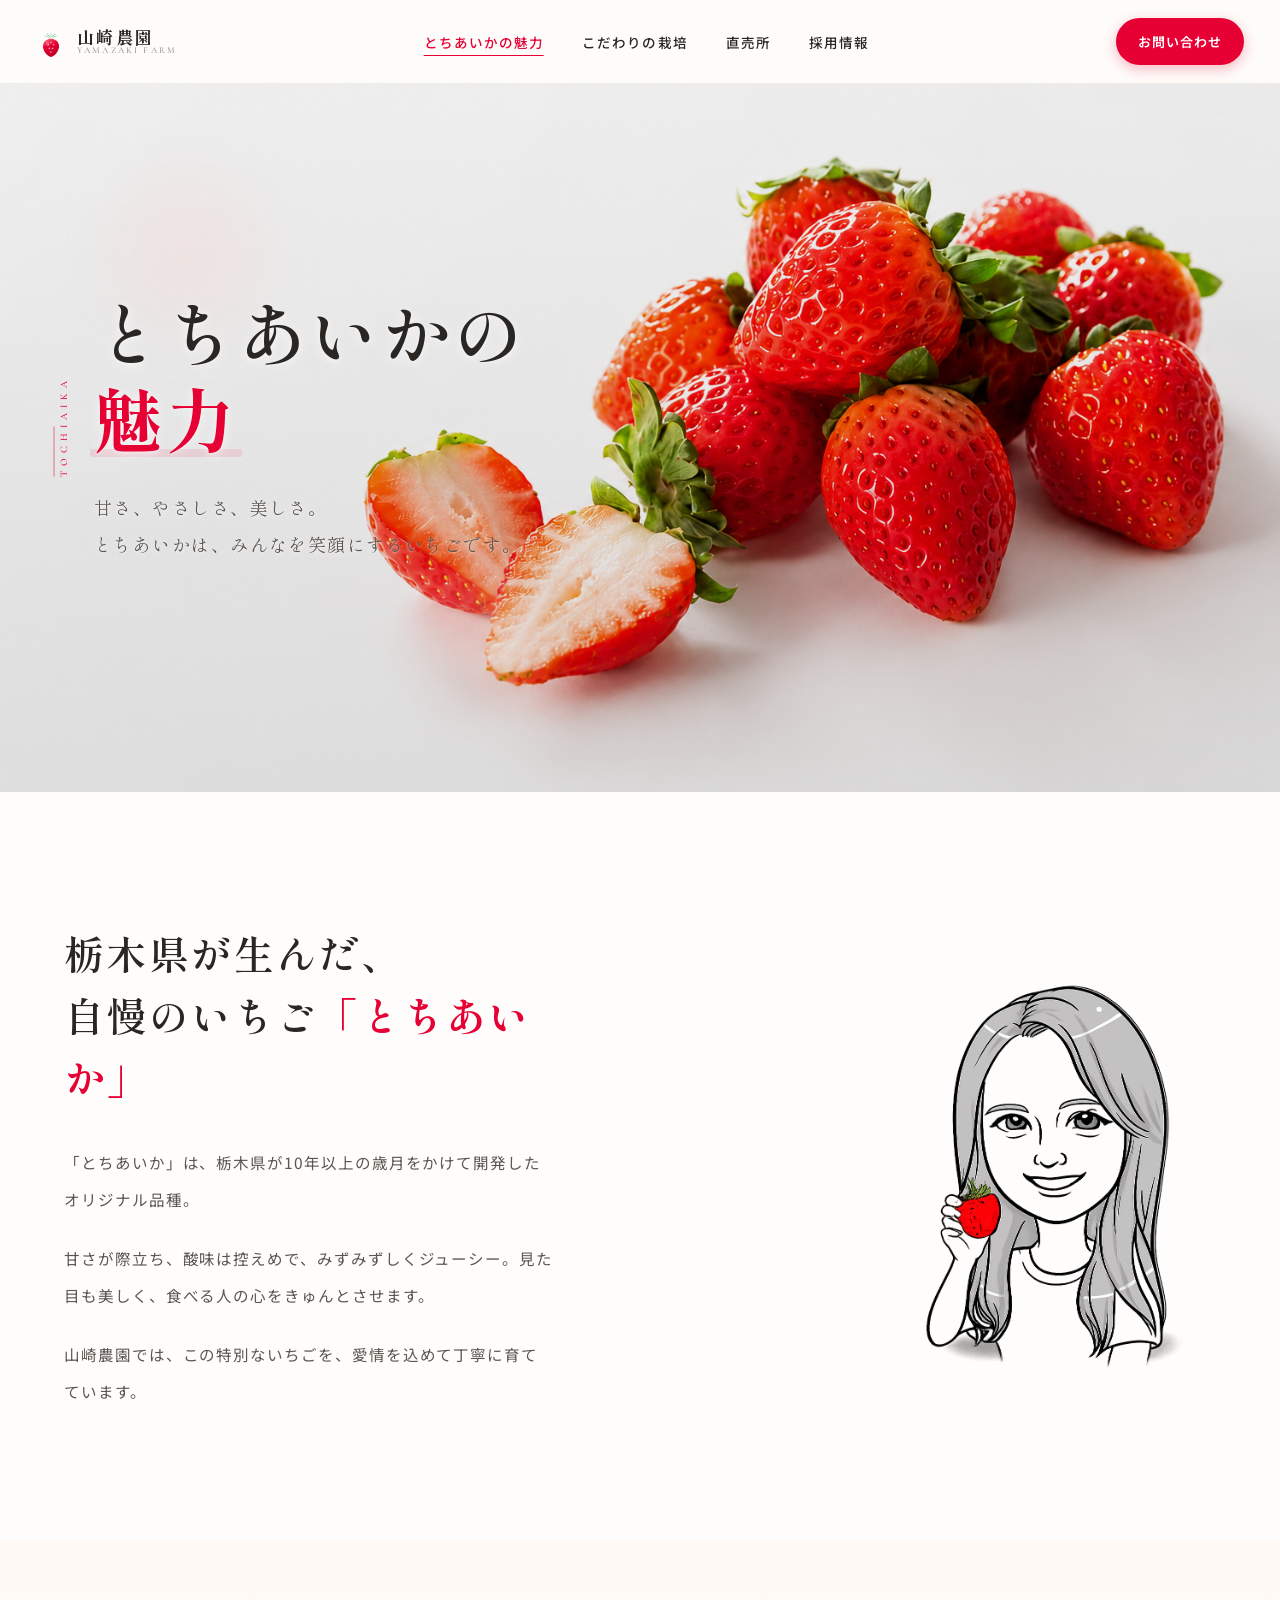
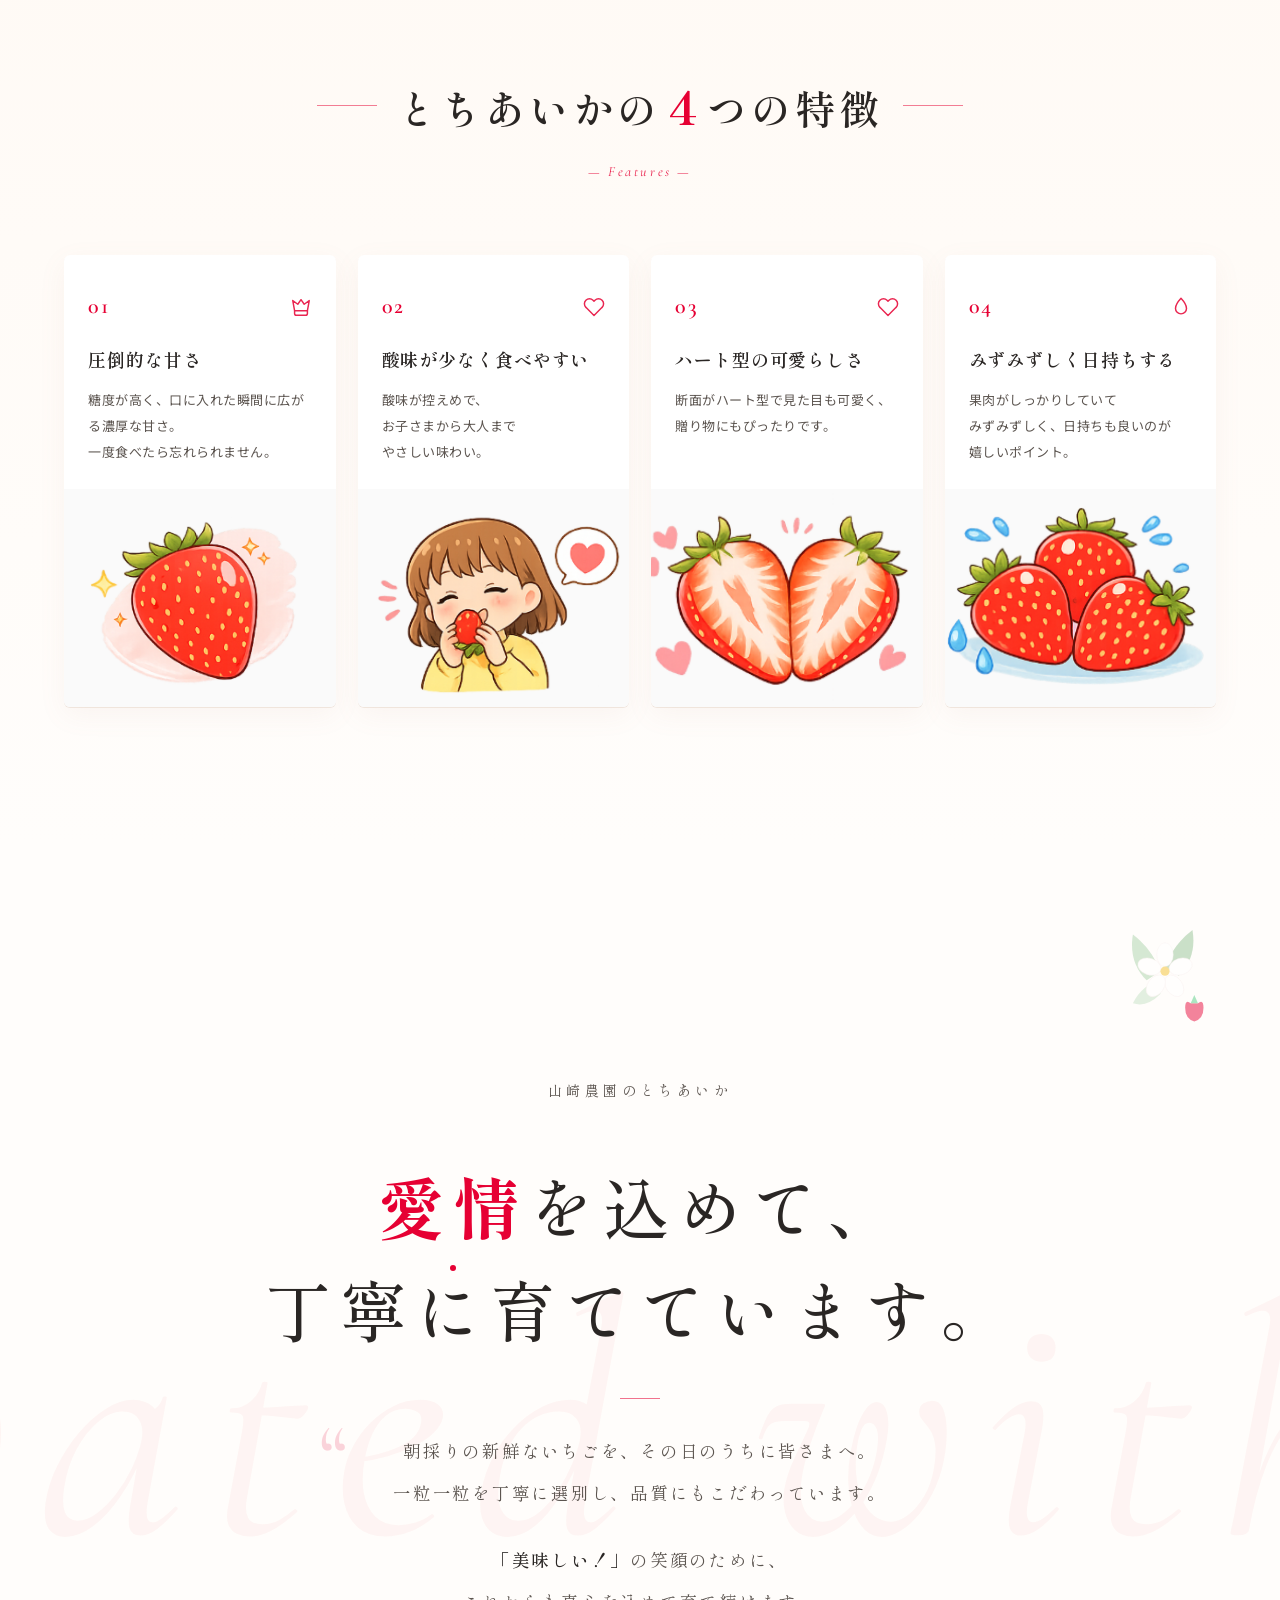
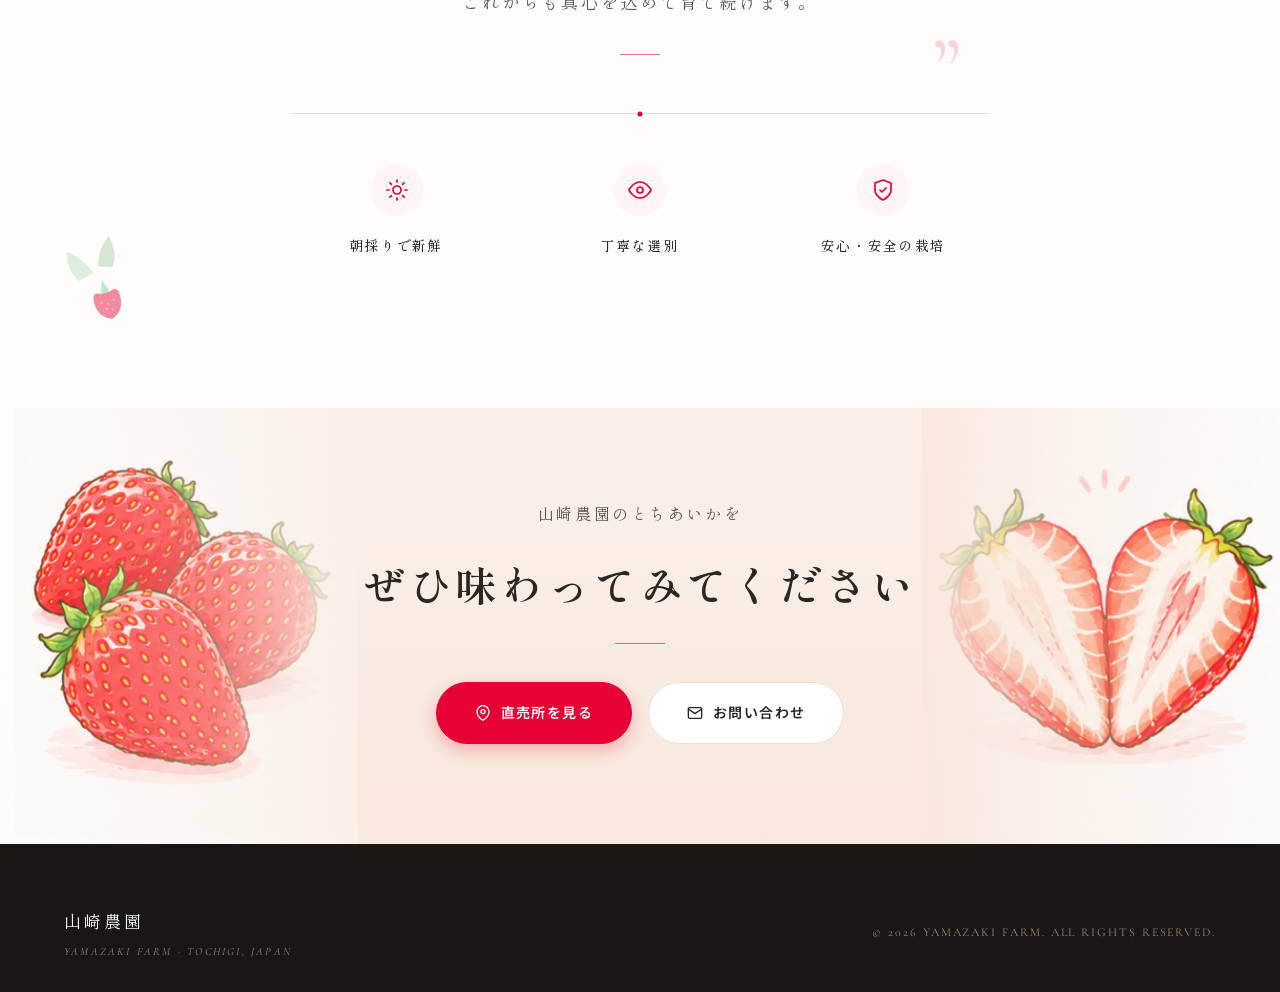
<file: とちあいかの魅力/tochiaika.html>
<!DOCTYPE html>
<html lang="ja">
<head>
  <meta charset="UTF-8">
  <meta name="viewport" content="width=device-width, initial-scale=1.0">
  <title>とちあいかの魅力 | 山崎農園</title>
  <meta name="description" content="栃木県が10年以上の歳月をかけて開発したオリジナル品種「とちあいか」。甘さ、やさしさ、美しさ。みんなを笑顔にするいちごの魅力をご紹介します。">

  <!-- フォント -->
  <link rel="preconnect" href="https://fonts.googleapis.com">
  <link rel="preconnect" href="https://fonts.gstatic.com" crossorigin>
  <link href="https://fonts.googleapis.com/css2?family=Shippori+Mincho:wght@400;500;600;700;800&family=Noto+Sans+JP:wght@300;400;500;700&family=Cormorant+Garamond:ital,wght@0,400;0,500;1,400&family=Zen+Maru+Gothic:wght@400;500;700&display=swap" rel="stylesheet">


  <!-- スタイルシート -->
  <link rel="stylesheet" href="tochiaika.css">
</head>
<body>

  <!-- ============================================================
       NAVIGATION（既存サイトと完全に同じパターン）
       ============================================================ -->
  <nav id="main-nav">
    <a href="../index.html" class="nav-logo">
      <!-- いちごSVGロゴ（既存サイトと統一） -->
      <svg class="nav-logo-icon" viewBox="0 0 28 30" fill="none" xmlns="http://www.w3.org/2000/svg" aria-hidden="true">
        <defs>
          <linearGradient id="nav-berry" x1="10" y1="10" x2="18" y2="28" gradientUnits="userSpaceOnUse">
            <stop offset="0%"   stop-color="#FF6B7A"/>
            <stop offset="45%"  stop-color="#E60033"/>
            <stop offset="100%" stop-color="#B8001F"/>
          </linearGradient>
          <radialGradient id="nav-shine" cx="38%" cy="28%" r="38%">
            <stop offset="0%"  stop-color="#fff" stop-opacity="0.28"/>
            <stop offset="100%" stop-color="#fff" stop-opacity="0"/>
          </radialGradient>
          <linearGradient id="nav-hull" x1="14" y1="6" x2="14" y2="13" gradientUnits="userSpaceOnUse">
            <stop offset="0%"  stop-color="#68D391"/>
            <stop offset="100%" stop-color="#2F855A"/>
          </linearGradient>
        </defs>
        <g opacity="0.92">
          <path d="M14 11.5C14 11.5 13.5 7.5 14 5.5C14.5 7.5 14 11.5 14 11.5Z" fill="url(#nav-hull)"/>
          <path d="M14 11C14 11 10.5 8.5 9.5 6.5C11.5 7.5 14 11 14 11Z" fill="url(#nav-hull)"/>
          <path d="M14 11C14 11 17.5 8.5 18.5 6.5C16.5 7.5 14 11 14 11Z" fill="url(#nav-hull)"/>
          <path d="M13.5 11.5C13.5 11.5 9 10 7.5 8.5C9.5 9 13.5 11.5 13.5 11.5Z" fill="url(#nav-hull)" opacity="0.75"/>
          <path d="M14.5 11.5C14.5 11.5 19 10 20.5 8.5C18.5 9 14.5 11.5 14.5 11.5Z" fill="url(#nav-hull)" opacity="0.75"/>
        </g>
        <path d="M14 12C9.5 12 6 15.5 6.5 20C7 24 10.5 28.5 14 29C17.5 28.5 21 24 21.5 20C22 15.5 18.5 12 14 12Z" fill="url(#nav-berry)"/>
        <ellipse cx="11.5" cy="18" rx="3.5" ry="4.5" fill="url(#nav-shine)"/>
        <g fill="rgba(255,255,255,0.55)">
          <circle cx="11.5" cy="17.5" r="0.85"/>
          <circle cx="14"   cy="15.5" r="0.85"/>
          <circle cx="16.5" cy="17.5" r="0.85"/>
          <circle cx="12.5" cy="21"   r="0.85"/>
          <circle cx="15.5" cy="21"   r="0.85"/>
          <circle cx="14"   cy="24.5" r="0.75"/>
        </g>
      </svg>
      <span class="nav-logo-text">
        <span class="nav-logo-ja">山崎農園</span>
        <span class="nav-logo-en">YAMAZAKI FARM</span>
      </span>
    </a>

    <ul class="nav-links">
      <li><a href="tochiaika.html" class="is-current">とちあいかの魅力</a></li>
      <li><a href="../栽培へのこだわり/cultivation.html">こだわりの栽培</a></li>
      <li><a href="../朝採り直売所/chokubaijo.html">直売所</a></li>
      <li><a href="../採用情報/recruit.html">採用情報</a></li>
    </ul>

    <a href="../index.html#contact" class="nav-contact">お問い合わせ</a>

    <button class="nav-hamburger" id="navHamburger" type="button" aria-label="メニューを開く" aria-controls="mobileMenu" aria-expanded="false">
      <span></span><span></span><span></span>
    </button>
  </nav>

<!-- モバイルメニュー（ハンバーガー展開） -->
<div id="mobileMenuBackdrop" aria-hidden="true"></div>
<aside id="mobileMenu" aria-hidden="true" role="dialog" aria-label="ナビゲーションメニュー">

  <!-- ヘッダー行 -->
  <div class="mm-header-row">
    <div class="mm-header-left">
      <span class="mm-header-label">MENU</span>
      <span class="mm-header-line"></span>
      <span class="mm-header-brand">YAMAZAKI FARM</span>
    </div>
    <button class="mm-close-btn" id="mobileMenuClose" aria-label="メニューを閉じる"></button>
  </div>

  <!-- ナビリスト -->
  <ul class="mm-nav-list">
    <li><a href="../index.html"                          data-menu-link><span class="mm-n">00</span>ホーム</a></li>
    <li><a href="./tochiaika.html" class="mm-current"    data-menu-link><span class="mm-n">01</span>とちあいかの魅力</a></li>
    <li><a href="../栽培へのこだわり/cultivation.html"   data-menu-link><span class="mm-n">02</span>こだわりの栽培</a></li>
    <li><a href="../朝採り直売所/chokubaijo.html"        data-menu-link><span class="mm-n">03</span>直売所</a></li>
    <li><a href="../採用情報/recruit.html"               data-menu-link><span class="mm-n">04</span>採用情報</a></li>
  </ul>

  <!-- ブランドロゴ -->
  <div class="mm-brand-visual">
    <img src="yamazaki_logo_chars.png" alt="苺のやまざき YAMAZAKI FARM" loading="lazy">
  </div>

  <!-- 電話番号 -->
  <a href="tel:09041214132" class="mm-tel-link">
    <svg width="15" height="15" viewBox="0 0 24 24" fill="none" stroke="currentColor" stroke-width="1.8" stroke-linecap="round" stroke-linejoin="round" aria-hidden="true">
      <path d="M22 16.92v3a2 2 0 0 1-2.18 2 19.79 19.79 0 0 1-8.63-3.07A19.5 19.5 0 0 1 4.13 11.9a19.79 19.79 0 0 1-3.07-8.67A2 2 0 0 1 3.04 1h3a2 2 0 0 1 2 1.72c.13.96.34 1.9.61 2.81a2 2 0 0 1-.45 2.11L7.09 8.75a16 16 0 0 0 6 6l1.11-1.11a2 2 0 0 1 2.11-.45c.91.27 1.85.48 2.81.61A2 2 0 0 1 21 16.92z"/>
    </svg>
    <div class="mm-tel-body">
      <span class="mm-tel-label">お電話でのお問い合わせ</span>
      <span class="mm-tel-num">090-4121-4132</span>
    </div>
  </a>

  <!-- Instagram -->
  <a href="https://www.instagram.com/ichigo_no_yamazaki/" target="_blank" rel="noopener" class="mm-ig-link">
    <svg width="14" height="14" viewBox="0 0 24 24" fill="none" stroke="currentColor" stroke-width="1.8" stroke-linecap="round" stroke-linejoin="round" aria-hidden="true">
      <rect x="2" y="2" width="20" height="20" rx="5" ry="5"/>
      <path d="M16 11.37A4 4 0 1 1 12.63 8 4 4 0 0 1 16 11.37z"/>
      <line x1="17.5" y1="6.5" x2="17.51" y2="6.5"/>
    </svg>
    @ichigo_no_yamazaki
  </a>

</aside>
<!-- ============================================================
       ① HERO（ファーストビュー）
       ============================================================ -->
  <section class="hero">

    <!-- 背景写真レイヤー（画像差し替え推奨: いちごの大きな写真） -->
    <div class="hero-bg" aria-hidden="true">
      <img src="./とちあいか2.png" alt="">
    </div>

    <div class="hero-grid">

      <div class="hero-text reveal">
        <div class="hero-vertical-label">TOCHIAIKA</div>
        <h1 class="hero-title">
          とちあいかの<br>
          <span class="accent">魅力</span>
        </h1>
        <p class="hero-sub">
          甘さ、やさしさ、美しさ。<br>
          とちあいかは、みんなを笑顔にするいちごです。
        </p>
      </div>

    </div>
  </section>

  <!-- ============================================================
       ② とちあいかとは（紹介セクション）
       ============================================================ -->
  <section class="intro">
    <div class="intro-grid">

      <div class="intro-text reveal">
        <h2 class="intro-heading">
          栃木県が生んだ、<br>
          自慢のいちご<span class="quote">「とちあいか」</span>
        </h2>
        <div class="intro-desc">
          <p>「とちあいか」は、栃木県が10年以上の歳月をかけて開発したオリジナル品種。</p>
          <p>甘さが際立ち、酸味は控えめで、みずみずしくジューシー。見た目も美しく、食べる人の心をきゅんとさせます。</p>
          <p>山崎農園では、この特別ないちごを、愛情を込めて丁寧に育てています。</p>
        </div>
      </div>

      <div class="intro-images reveal reveal-delay-1">
        <div class="intro-img-main">
          <!-- 画像差し替え推奨: ハウスでとちあいかが実っている写真 -->
          <img src="./tochiaika_character.png" alt="ハウスで実るとちあいか">
        </div>
    
      </div>

    </div>
  </section>

  <!-- ============================================================
       ③ 4つの特徴（特徴セクション）
       ============================================================ -->
  <section class="features">

    <div class="features-head reveal">
      <h2 class="features-head-title">
        とちあいかの<span class="num">4</span>つの特徴
      </h2>
      <span class="features-head-en">— Features —</span>
    </div>

    <div class="features-grid">

      <!-- 01 圧倒的な甘さ -->
      <article class="feature-card reveal reveal-delay-1">
        <div class="feature-top">
          <span class="feature-num">01</span>
          <svg class="feature-icon" viewBox="0 0 24 24" fill="none" stroke="currentColor" stroke-width="1.6" stroke-linecap="round" stroke-linejoin="round" aria-hidden="true">
            <path d="M5 16L3 5l5.5 4L12 4l3.5 5L21 5l-2 11"/>
            <path d="M5 16h14v3a2 2 0 0 1-2 2H7a2 2 0 0 1-2-2v-3z"/>
          </svg>
        </div>
        <h3 class="feature-title">圧倒的な甘さ</h3>
        <p class="feature-text">
          糖度が高く、口に入れた瞬間に広がる濃厚な甘さ。<br>
          一度食べたら忘れられません。
        </p>
        <div class="feature-img">
          <!-- 画像差し替え推奨: 真っ赤に熟したとちあいかの実 -->
          <img src="./ichigo4.png" alt="圧倒的な甘さのとちあいか">
        </div>
      </article>

      <!-- 02 酸味が少なく食べやすい -->
      <article class="feature-card reveal reveal-delay-2">
        <div class="feature-top">
          <span class="feature-num">02</span>
          <svg class="feature-icon" viewBox="0 0 24 24" fill="none" stroke="currentColor" stroke-width="1.6" stroke-linecap="round" stroke-linejoin="round" aria-hidden="true">
            <path d="M20.84 4.61a5.5 5.5 0 0 0-7.78 0L12 5.67l-1.06-1.06a5.5 5.5 0 0 0-7.78 7.78l1.06 1.06L12 21.23l7.78-7.78 1.06-1.06a5.5 5.5 0 0 0 0-7.78z"/>
          </svg>
        </div>
        <h3 class="feature-title">酸味が少なく食べやすい</h3>
        <p class="feature-text">
          酸味が控えめで、<br>
          お子さまから大人まで<br>
          やさしい味わい。
        </p>
        <div class="feature-img">
          <!-- 画像差し替え推奨: ハーフカット断面写真 -->
          <img src="./ichigo5.png" alt="ハーフカットのとちあいか">
        </div>
      </article>

      <!-- 03 ハート型の可愛らしさ -->
      <article class="feature-card reveal reveal-delay-3">
        <div class="feature-top">
          <span class="feature-num">03</span>
          <svg class="feature-icon" viewBox="0 0 24 24" fill="none" stroke="currentColor" stroke-width="1.6" stroke-linecap="round" stroke-linejoin="round" aria-hidden="true">
            <path d="M20.84 4.61a5.5 5.5 0 0 0-7.78 0L12 5.67l-1.06-1.06a5.5 5.5 0 0 0-7.78 7.78l1.06 1.06L12 21.23l7.78-7.78 1.06-1.06a5.5 5.5 0 0 0 0-7.78z"/>
          </svg>
        </div>
        <h3 class="feature-title">ハート型の可愛らしさ</h3>
        <p class="feature-text">
          断面がハート型で見た目も可愛く、<br>
          贈り物にもぴったりです。
        </p>
        <div class="feature-img">
          <!-- 画像差し替え推奨: ハート型の断面が美しいいちご -->
          <img src="./ichigo6.png" alt="ハート型断面のとちあいか">
        </div>
      </article>

      <!-- 04 みずみずしく日持ちする -->
      <article class="feature-card reveal reveal-delay-4">
        <div class="feature-top">
          <span class="feature-num">04</span>
          <svg class="feature-icon" viewBox="0 0 24 24" fill="none" stroke="currentColor" stroke-width="1.6" stroke-linecap="round" stroke-linejoin="round" aria-hidden="true">
            <path d="M12 2.5s6 6.5 6 11a6 6 0 0 1-12 0c0-4.5 6-11 6-11z"/>
          </svg>
        </div>
        <h3 class="feature-title">みずみずしく日持ちする</h3>
        <p class="feature-text">
          果肉がしっかりしていて<br>
          みずみずしく、日持ちも良いのが<br>
          嬉しいポイント。
        </p>
        <div class="feature-img">
          <!-- 画像差し替え推奨: 複数並んだとちあいかの実 -->
          <img src="./ichigo7.png" alt="みずみずしいとちあいか">
        </div>
      </article>

    </div>
  </section>

  <!-- ============================================================
       ④ 農園のこだわり（エディトリアル風・写真なし）
       ============================================================ -->
  <section class="grower">

    <!-- 背景の超大型イタリック文字 -->
    <div class="grower-bg-text" aria-hidden="true">Cultivated with Love</div>

    <!-- 右上の装飾SVG：いちごと葉の小さなブーケ -->
    <svg class="grower-deco-tr" viewBox="0 0 120 140" fill="none" xmlns="http://www.w3.org/2000/svg" aria-hidden="true">
      <!-- 葉 -->
      <path d="M40 80 Q20 60 25 30 Q45 45 55 70 Z" fill="#9ACA9A" opacity="0.75"/>
      <path d="M75 75 Q95 55 90 25 Q70 40 60 65 Z" fill="#7FB67F" opacity="0.75"/>
      <path d="M55 95 Q40 110 25 105 Q35 85 55 80 Z" fill="#A8D4A8" opacity="0.6"/>
      <!-- 花びら -->
      <g transform="translate(60, 70)">
        <ellipse cx="0"   cy="-18" rx="9" ry="13" fill="#fff" stroke="#F5E8E8" stroke-width="0.5"/>
        <ellipse cx="17"  cy="-5"  rx="9" ry="13" fill="#fff" stroke="#F5E8E8" stroke-width="0.5" transform="rotate(72 17 -5)"/>
        <ellipse cx="10"  cy="16"  rx="9" ry="13" fill="#fff" stroke="#F5E8E8" stroke-width="0.5" transform="rotate(144 10 16)"/>
        <ellipse cx="-10" cy="16"  rx="9" ry="13" fill="#fff" stroke="#F5E8E8" stroke-width="0.5" transform="rotate(216 -10 16)"/>
        <ellipse cx="-17" cy="-5"  rx="9" ry="13" fill="#fff" stroke="#F5E8E8" stroke-width="0.5" transform="rotate(288 -17 -5)"/>
        <circle cx="0" cy="0" r="5" fill="#F5C842"/>
      </g>
      <!-- 小さなとちあいか -->
      <path d="M88 105 Q82 100 82 110 Q82 122 92 125 Q102 122 102 110 Q102 100 96 105 Z" fill="#E60033" opacity="0.88"/>
      <path d="M88 105 L92 96 L96 105 Z" fill="#68D391"/>
    </svg>

    <!-- 左下の装飾SVG：小さないちごと葉 -->
    <svg class="grower-deco-bl" viewBox="0 0 100 120" fill="none" xmlns="http://www.w3.org/2000/svg" aria-hidden="true">
      <!-- 葉 -->
      <path d="M20 60 Q10 45 15 25 Q30 35 38 55 Z" fill="#9ACA9A" opacity="0.7"/>
      <path d="M60 55 Q70 40 65 20 Q50 30 45 50 Z" fill="#7FB67F" opacity="0.7"/>
      <!-- 大きないちご -->
      <g transform="translate(0, 5)">
        <path d="M40 75 Q30 70 30 82 Q30 100 45 105 Q60 100 60 82 Q60 70 50 75 Z" fill="#E60033"/>
        <path d="M40 75 L45 60 L50 75 Z" fill="#68D391"/>
        <!-- 種 -->
        <circle cx="38" cy="85" r="1" fill="#fff" opacity="0.6"/>
        <circle cx="45" cy="88" r="1" fill="#fff" opacity="0.6"/>
        <circle cx="52" cy="85" r="1" fill="#fff" opacity="0.6"/>
        <circle cx="42" cy="93" r="1" fill="#fff" opacity="0.6"/>
        <circle cx="48" cy="95" r="1" fill="#fff" opacity="0.6"/>
      </g>
    </svg>

    <div class="grower-editorial">

      <!-- 上部アイブロウ -->
      <div class="grower-eyebrow reveal">
        <span class="grower-eyebrow-line"></span>
        <span class="grower-eyebrow-text">CULTIVATED WITH LOVE</span>
        <span class="grower-eyebrow-line"></span>
      </div>

      <div class="grower-subtitle reveal">山崎農園のとちあいか</div>

      <!-- メイン見出し（大型明朝） -->
      <h2 class="grower-headline reveal reveal-delay-1">
        <span class="accent">愛情</span>を込めて、<br>
        丁寧に育てています。
      </h2>

      <!-- 引用風本文ブロック -->
      <div class="grower-quote reveal reveal-delay-2">
        <span class="grower-quote-mark left">&ldquo;</span>
        <span class="grower-quote-mark right">&ldquo;</span>
        <p>朝採りの新鮮ないちごを、その日のうちに皆さまへ。<br>一粒一粒を丁寧に選別し、品質にもこだわっています。</p>
        <p><em>「美味しい！」</em>の笑顔のために、<br>これからも真心を込めて育て続けます。</p>
      </div>

      <!-- 3つのアイコンポイント -->
      <div class="grower-points reveal reveal-delay-3">
        <div class="grower-point">
          <div class="grower-point-icon">
            <!-- 朝採りで新鮮（朝日アイコン） -->
            <svg viewBox="0 0 24 24" fill="none" stroke="currentColor" stroke-width="1.7" stroke-linecap="round" stroke-linejoin="round" aria-hidden="true">
              <circle cx="12" cy="12" r="4"/>
              <path d="M12 2v2M12 20v2M4.93 4.93l1.41 1.41M17.66 17.66l1.41 1.41M2 12h2M20 12h2M4.93 19.07l1.41-1.41M17.66 6.34l1.41-1.41"/>
            </svg>
          </div>
          <div class="grower-point-label">朝採りで新鮮</div>
        </div>
        <div class="grower-point">
          <div class="grower-point-icon">
            <!-- 丁寧な選別（目アイコン） -->
            <svg viewBox="0 0 24 24" fill="none" stroke="currentColor" stroke-width="1.7" stroke-linecap="round" stroke-linejoin="round" aria-hidden="true">
              <path d="M1 12s4-8 11-8 11 8 11 8-4 8-11 8-11-8-11-8z"/>
              <circle cx="12" cy="12" r="3"/>
            </svg>
          </div>
          <div class="grower-point-label">丁寧な選別</div>
        </div>
        <div class="grower-point">
          <div class="grower-point-icon">
            <!-- 安心・安全の栽培（盾アイコン） -->
            <svg viewBox="0 0 24 24" fill="none" stroke="currentColor" stroke-width="1.7" stroke-linecap="round" stroke-linejoin="round" aria-hidden="true">
              <path d="M12 22s8-4 8-10V5l-8-3-8 3v7c0 6 8 10 8 10z"/>
              <path d="M9 12l2 2 4-4"/>
            </svg>
          </div>
          <div class="grower-point-label">安心・安全の栽培</div>
        </div>
      </div>

    </div>
  </section>

  <!-- ============================================================
       ⑤ CTA（行動喚起セクション）
       ============================================================ -->
  <section class="cta">

    <!-- 左の装飾画像（白い花やかご） -->
    <div class="cta-deco-left" aria-hidden="true">
      <!-- 画像差し替え推奨: 白い花や葉などのナチュラルな装飾画像 -->
      <img src="./ichigo1.png" alt="">
    </div>

    <!-- 右の装飾画像（かごに入ったいちご） -->
    <div class="cta-deco-right" aria-hidden="true">
      <!-- 画像差し替え推奨: かごに入ったとちあいか -->
      <img src="./ichigo2.png" alt="">
    </div>

    <div class="cta-inner reveal">
      <div class="cta-label">山崎農園のとちあいかを</div>
      <h2 class="cta-heading">ぜひ味わってみてください</h2>
      <div class="cta-buttons">
        <a href="../朝採り直売所/chokubaijo.html" class="btn btn-primary">
          <svg viewBox="0 0 24 24" fill="none" stroke="currentColor" stroke-width="2" stroke-linecap="round" stroke-linejoin="round" aria-hidden="true">
            <path d="M21 10c0 7-9 13-9 13s-9-6-9-13a9 9 0 0 1 18 0z"/>
            <circle cx="12" cy="10" r="3"/>
          </svg>
          直売所を見る
        </a>
        <a href="../index.html#contact" class="btn btn-outline">
          <svg viewBox="0 0 24 24" fill="none" stroke="currentColor" stroke-width="2" stroke-linecap="round" stroke-linejoin="round" aria-hidden="true">
            <path d="M4 4h16c1.1 0 2 .9 2 2v12c0 1.1-.9 2-2 2H4c-1.1 0-2-.9-2-2V6c0-1.1.9-2 2-2z"/>
            <polyline points="22,6 12,13 2,6"/>
          </svg>
          お問い合わせ
        </a>
      </div>
    </div>

  </section>

  <!-- ============================================================
       FOOTER
       ============================================================ -->
  <footer>
    <div class="footer-inner">
      <div class="footer-brand">
        山崎農園
        <small>YAMAZAKI FARM · TOCHIGI, JAPAN</small>
      </div>
      <div class="copyright">© 2026 YAMAZAKI FARM. ALL RIGHTS RESERVED.</div>
    </div>
  </footer>

  <!-- JavaScript -->
  <script src="tochiaika.js"></script>

</body>
</html>
</file>
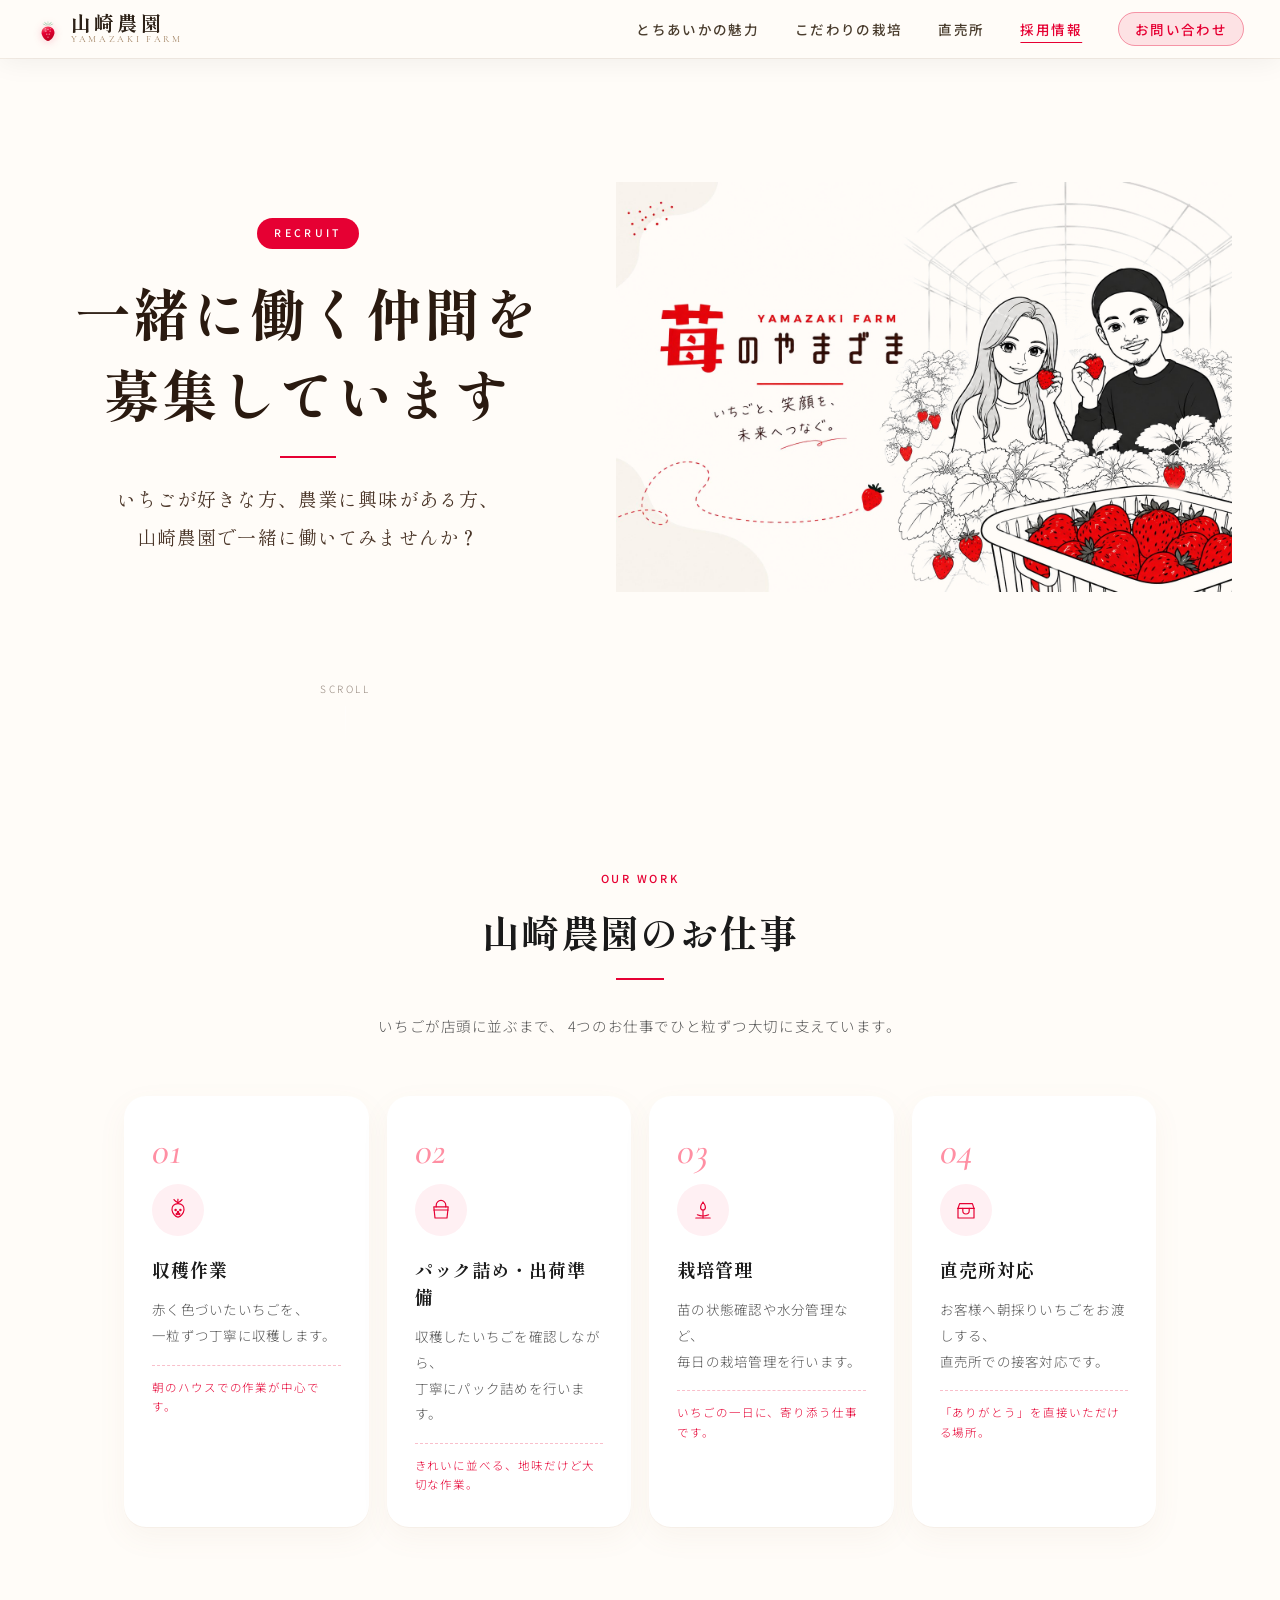
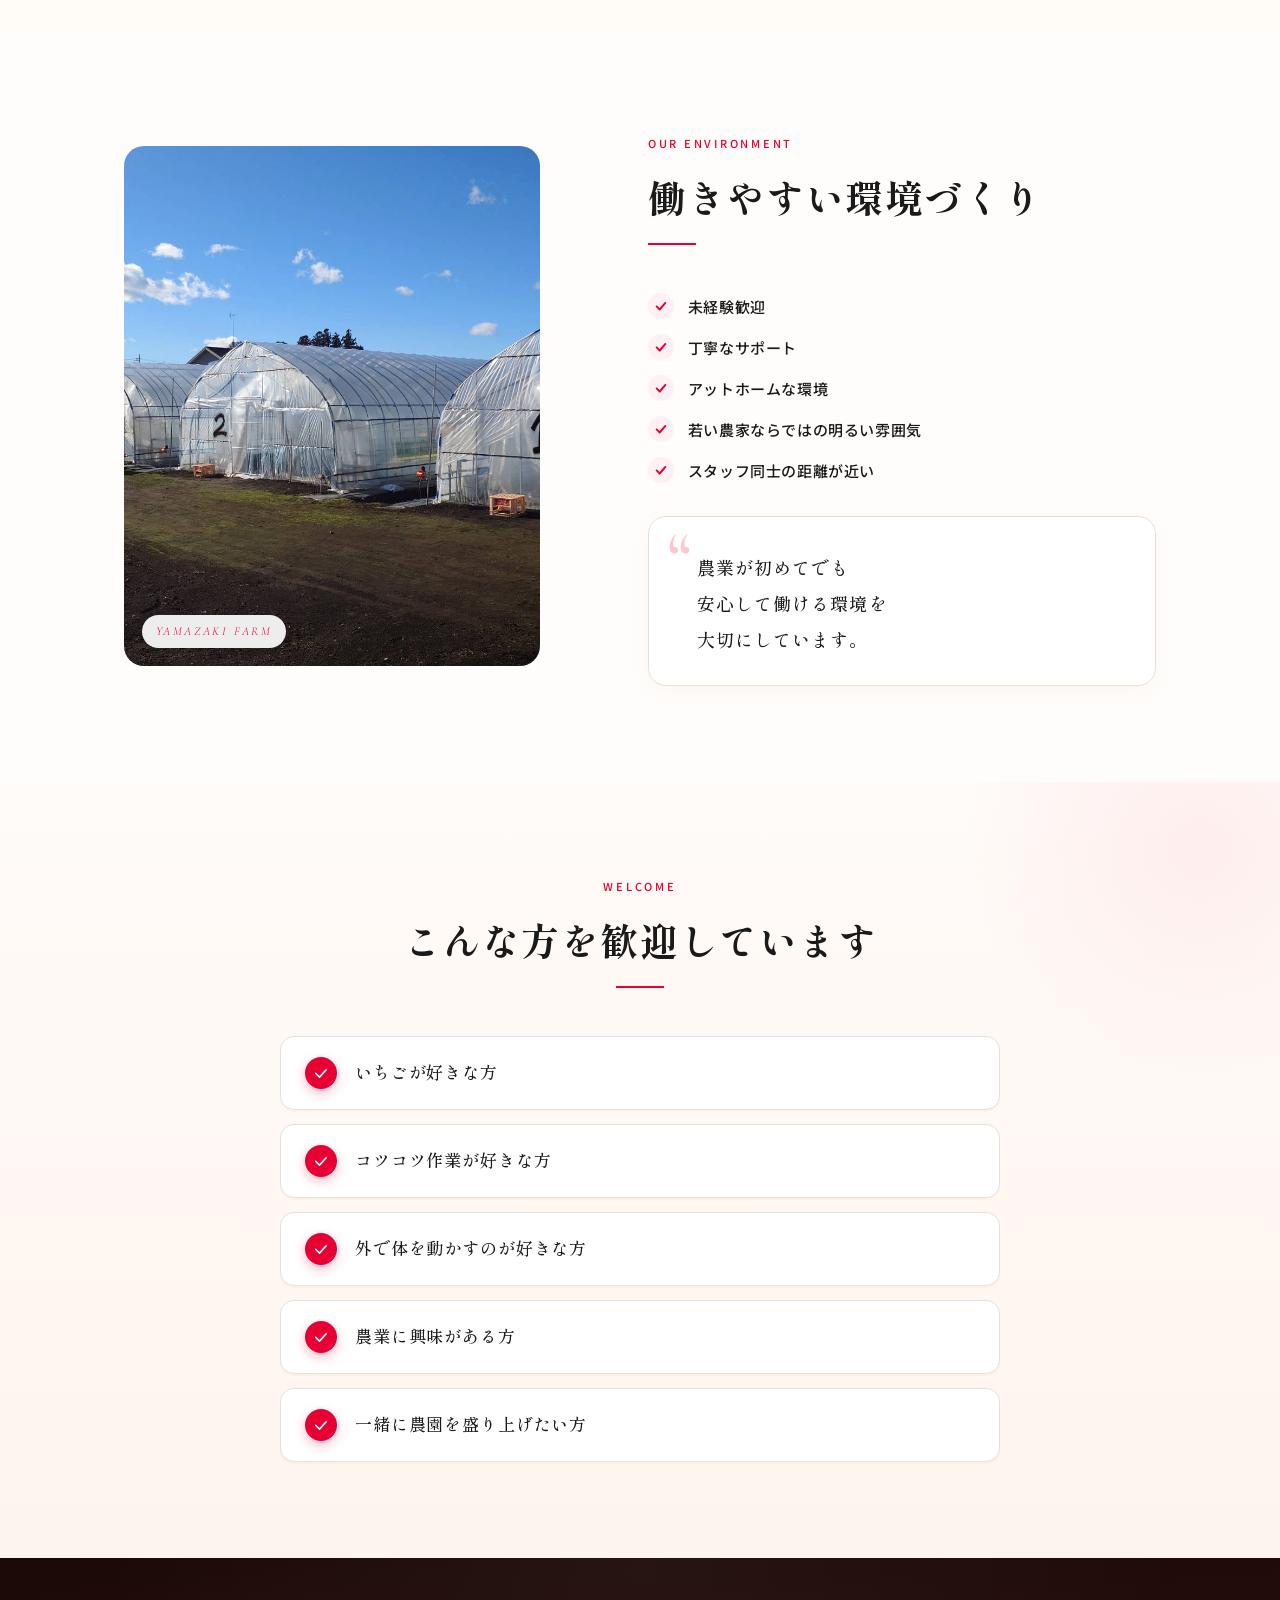
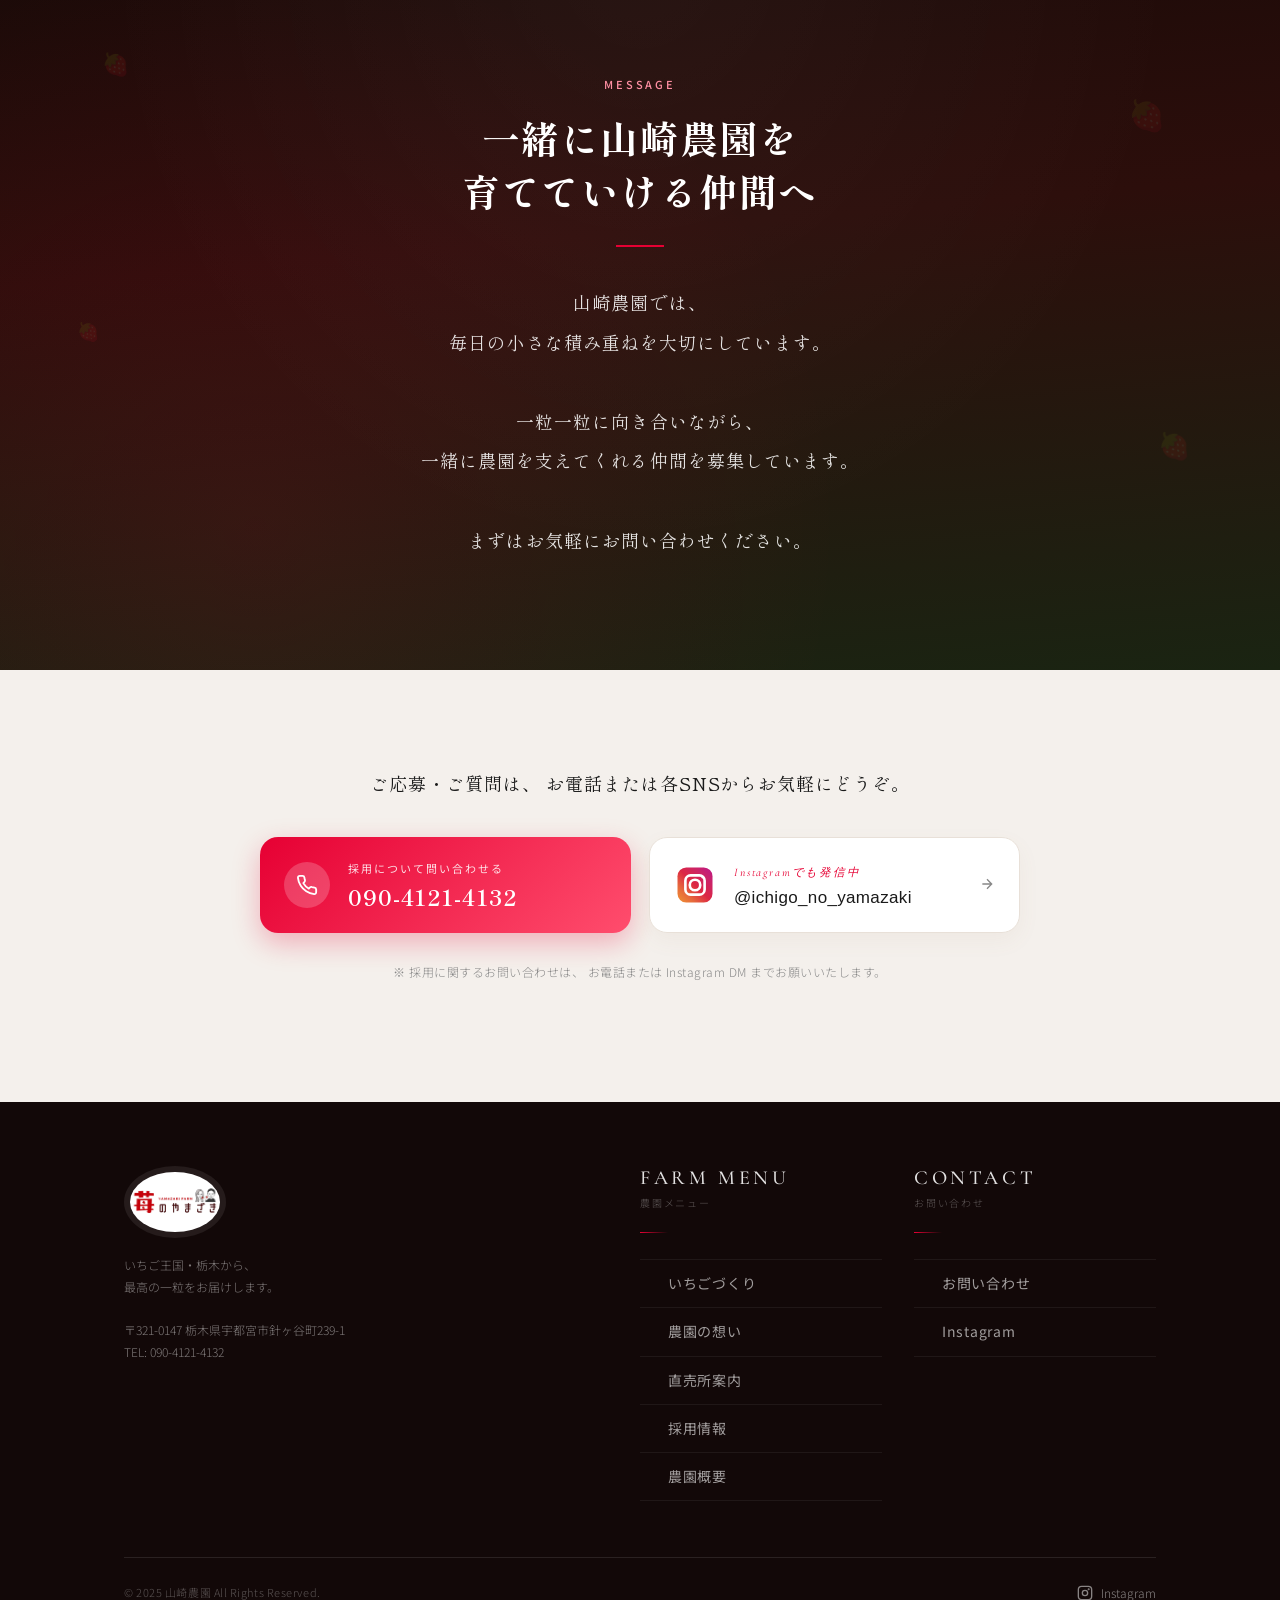
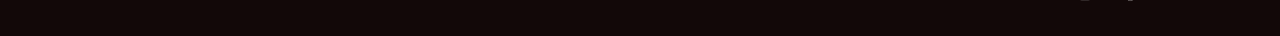
<file: 採用情報/recruit.html>
<!DOCTYPE html>
<html lang="ja">
<head>
  <meta charset="UTF-8">
  <meta name="viewport" content="width=device-width, initial-scale=1.0">
  <title>採用情報 | 山崎農園</title>
  <meta name="description" content="山崎農園では、いちごの収穫・栽培管理・直売所での接客などを一緒に支えてくれる仲間を募集しています。未経験の方でも、一つずつ丁寧にお教えします。">
  <link rel="preconnect" href="https://fonts.googleapis.com">
  <link rel="preconnect" href="https://fonts.gstatic.com" crossorigin>
  <link href="https://fonts.googleapis.com/css2?family=Shippori+Mincho:wght@400;500;600;700;800&family=Noto+Sans+JP:wght@300;400;500&family=Cormorant+Garamond:ital,wght@0,400;0,500;1,400&family=Zen+Maru+Gothic:wght@400;500;700&display=swap" rel="stylesheet">
  <link rel="stylesheet" href="style-base.css">
  <link rel="stylesheet" href="recruit.css">
</head>
<body>

<!-- FLOATING STRAWBERRY DECORATIONS -->
<div class="strawberry-float-layer" aria-hidden="true">
  <span class="sf">🍓</span><span class="sf">🍓</span><span class="sf">🍓</span><span class="sf">🍓</span>
  <span class="sf">🍓</span><span class="sf">🍓</span><span class="sf">🍓</span><span class="sf">🍓</span>
</div>

<!-- NAV (共通ナビ) -->
<nav id="main-nav" class="scrolled">
  <a href="../index.html" class="nav-logo">
    <svg class="nav-logo-icon" viewBox="0 0 28 30" fill="none" xmlns="http://www.w3.org/2000/svg" aria-hidden="true">
      <defs>
        <linearGradient id="nav-berry" x1="10" y1="10" x2="18" y2="28" gradientUnits="userSpaceOnUse">
          <stop offset="0%" stop-color="#FF6B7A"/><stop offset="45%" stop-color="#E60033"/><stop offset="100%" stop-color="#B8001F"/>
        </linearGradient>
        <radialGradient id="nav-shine" cx="38%" cy="28%" r="38%">
          <stop offset="0%" stop-color="#fff" stop-opacity="0.28"/><stop offset="100%" stop-color="#fff" stop-opacity="0"/>
        </radialGradient>
        <linearGradient id="nav-hull" x1="14" y1="6" x2="14" y2="13" gradientUnits="userSpaceOnUse">
          <stop offset="0%" stop-color="#68D391"/><stop offset="100%" stop-color="#2F855A"/>
        </linearGradient>
      </defs>
      <g opacity="0.92">
        <path d="M14 11.5C14 11.5 13.5 7.5 14 5.5C14.5 7.5 14 11.5 14 11.5Z" fill="url(#nav-hull)"/>
        <path d="M14 11C14 11 10.5 8.5 9.5 6.5C11.5 7.5 14 11 14 11Z" fill="url(#nav-hull)"/>
        <path d="M14 11C14 11 17.5 8.5 18.5 6.5C16.5 7.5 14 11 14 11Z" fill="url(#nav-hull)"/>
        <path d="M13.5 11.5C13.5 11.5 9 10 7.5 8.5C9.5 9 13.5 11.5 13.5 11.5Z" fill="url(#nav-hull)" opacity="0.75"/>
        <path d="M14.5 11.5C14.5 11.5 19 10 20.5 8.5C18.5 9 14.5 11.5 14.5 11.5Z" fill="url(#nav-hull)" opacity="0.75"/>
      </g>
      <path d="M14 12C9.5 12 6 15.5 6.5 20C7 24 10.5 28.5 14 29C17.5 28.5 21 24 21.5 20C22 15.5 18.5 12 14 12Z" fill="url(#nav-berry)"/>
      <ellipse cx="11.5" cy="18" rx="3.5" ry="4.5" fill="url(#nav-shine)"/>
      <g fill="rgba(255,255,255,0.55)">
        <circle cx="11.5" cy="17.5" r="0.85"/><circle cx="14" cy="15.5" r="0.85"/>
        <circle cx="16.5" cy="17.5" r="0.85"/><circle cx="12.5" cy="21" r="0.85"/>
        <circle cx="15.5" cy="21" r="0.85"/><circle cx="14" cy="24.5" r="0.75"/>
        <circle cx="11" cy="14.5" r="0.7" opacity="0.7"/><circle cx="17" cy="14.5" r="0.7" opacity="0.7"/>
      </g>
    </svg>
    <span class="nav-logo-text">
      <span class="nav-logo-ja">山崎農園</span>
      <span class="nav-logo-en">Yamazaki Farm</span>
    </span>
  </a>

  <ul class="nav-links">
    <li><a href="../とちあいかの魅力/tochiaika.html">とちあいかの魅力</a></li>
    <li><a href="../栽培へのこだわり/cultivation.html">こだわりの栽培</a></li>
    <li><a href="../朝採り直売所/chokubaijo.html">直売所</a></li>
    <li><a href="#recruit-top" class="is-current">採用情報</a></li>
    <li><a href="#contact">お問い合わせ</a></li>
  </ul>

  <button class="nav-hamburger" id="navHamburger" aria-label="メニューを開く" aria-expanded="false" aria-controls="mobileMenu">
    <span class="nav-hamburger-line"></span>
    <span class="nav-hamburger-line"></span>
    <span class="nav-hamburger-line"></span>
  </button>
</nav>

<!-- モバイルメニュー -->
<div id="mobileMenuBackdrop" aria-hidden="true"></div>
<aside id="mobileMenu" aria-hidden="true" role="dialog" aria-label="ナビゲーションメニュー">

  <!-- ヘッダー行 -->
  <div class="mm-header-row">
    <div class="mm-header-left">
      <span class="mm-header-label">MENU</span>
      <span class="mm-header-line"></span>
      <span class="mm-header-brand">YAMAZAKI FARM</span>
    </div>
    <button class="mm-close-btn" id="mobileMenuClose" aria-label="メニューを閉じる"></button>
  </div>

  <!-- ナビリスト -->
  <ul class="mm-nav-list">
    <li><a href="../index.html"              data-menu-link><span class="mm-n">00</span>ホーム</a></li>
    <li><a href="../とちあいかの魅力/tochiaika.html"  data-menu-link><span class="mm-n">01</span>とちあいかの魅力</a></li>
    <li><a href="../栽培へのこだわり/cultivation.html" data-menu-link><span class="mm-n">02</span>こだわりの栽培</a></li>
    <li><a href="../朝採り直売所/chokubaijo.html"      data-menu-link><span class="mm-n">03</span>直売所</a></li>
    <li><a href="#recruit-top"                         data-menu-link><span class="mm-n">04</span>採用情報</a></li>
  </ul>

  <!-- ブランドロゴ -->
  <div class="mm-brand-visual">
    <img src="yamazaki_logo_chars.png" alt="苺のやまざき YAMAZAKI FARM" loading="lazy">
  </div>

  <!-- 電話番号 -->
  <a href="tel:09041214132" class="mm-tel-link">
    <svg width="15" height="15" viewBox="0 0 24 24" fill="none" stroke="currentColor" stroke-width="1.8" stroke-linecap="round" stroke-linejoin="round" aria-hidden="true">
      <path d="M22 16.92v3a2 2 0 0 1-2.18 2 19.79 19.79 0 0 1-8.63-3.07A19.5 19.5 0 0 1 4.13 11.9a19.79 19.79 0 0 1-3.07-8.67A2 2 0 0 1 3.04 1h3a2 2 0 0 1 2 1.72c.13.96.34 1.9.61 2.81a2 2 0 0 1-.45 2.11L7.09 8.75a16 16 0 0 0 6 6l1.11-1.11a2 2 0 0 1 2.11-.45c.91.27 1.85.48 2.81.61A2 2 0 0 1 21 16.92z"/>
    </svg>
    <div class="mm-tel-body">
      <span class="mm-tel-label">お電話でのお問い合わせ</span>
      <span class="mm-tel-num">090-4121-4132</span>
    </div>
  </a>

  <!-- Instagram -->
  <a href="https://www.instagram.com/ichigo_no_yamazaki/" target="_blank" rel="noopener" class="mm-ig-link">
    <svg width="14" height="14" viewBox="0 0 24 24" fill="none" stroke="currentColor" stroke-width="1.8" stroke-linecap="round" stroke-linejoin="round" aria-hidden="true">
      <rect x="2" y="2" width="20" height="20" rx="5" ry="5"/>
      <path d="M16 11.37A4 4 0 1 1 12.63 8 4 4 0 0 1 16 11.37z"/>
      <line x1="17.5" y1="6.5" x2="17.51" y2="6.5"/>
    </svg>
    @ichigo_no_yamazaki
  </a>

</aside>

<!-- ① ファーストビュー -->
<section id="recruit-top" class="recruit-hero">
  <div class="recruit-hero-bg" aria-hidden="true">
    <img src="./faimiliy2.png" alt="">
    <div class="recruit-hero-overlay"></div>
  </div>
  <div class="recruit-hero-inner">
    <span class="section-label recruit-hero-label">RECRUIT</span>
    <h1 class="recruit-hero-title">
      一緒に働く仲間を<br>募集しています
    </h1>
    <div class="recruit-hero-divider" aria-hidden="true"></div>
    <p class="recruit-hero-sub">
      いちごが好きな方、農業に興味がある方、<br>
      山崎農園で一緒に働いてみませんか？
    </p>
  </div>
  <div class="recruit-hero-scroll" aria-hidden="true">
    <span>SCROLL</span>
    <div class="scroll-line"></div>
  </div>
</section>

<!-- ③ 仕事内容 -->
<section class="recruit-work" id="work">
  <div class="container">
    <div class="reveal recruit-work-head">
      <span class="section-label">OUR WORK</span>
      <h2 class="section-title">山崎農園のお仕事</h2>
      <div class="section-divider"></div>
      <p class="recruit-work-lead">
        いちごが店頭に並ぶまで、<br class="sp-only">
        4つのお仕事でひと粒ずつ大切に支えています。
      </p>
    </div>

    <div class="work-grid">

      <article class="reveal work-card">
        <div class="work-card-num">01</div>
        <div class="work-card-icon" aria-hidden="true">
          <svg viewBox="0 0 40 40" fill="none" stroke="currentColor" stroke-width="1.5" stroke-linecap="round" stroke-linejoin="round">
            <path d="M20 12c-5 0-8 3.5-7.5 8 .5 4 4 8.5 7.5 9 3.5-.5 7-5 7.5-9 .5-4.5-2.5-8-7.5-8z"/>
            <path d="M20 11.5c0-1.5-.5-3.5 0-5"/>
            <path d="M20 11c-2-1-4-2.5-5-4"/>
            <path d="M20 11c2-1 4-2.5 5-4"/>
            <circle cx="17" cy="20" r="0.8" fill="currentColor"/>
            <circle cx="20" cy="22.5" r="0.8" fill="currentColor"/>
            <circle cx="23" cy="20" r="0.8" fill="currentColor"/>
            <circle cx="18.5" cy="25" r="0.8" fill="currentColor"/>
            <circle cx="21.5" cy="25" r="0.8" fill="currentColor"/>
          </svg>
        </div>
        <h3 class="work-card-title">収穫作業</h3>
        <p class="work-card-text">
          赤く色づいたいちごを、<br>
          一粒ずつ丁寧に収穫します。
        </p>
        <p class="work-card-note">朝のハウスでの作業が中心です。</p>
      </article>

      <article class="reveal work-card">
        <div class="work-card-num">02</div>
        <div class="work-card-icon" aria-hidden="true">
          <svg viewBox="0 0 40 40" fill="none" stroke="currentColor" stroke-width="1.5" stroke-linecap="round" stroke-linejoin="round">
            <path d="M11 16h18l-1.5 14h-15z"/>
            <path d="M14 16v-2a6 6 0 0 1 12 0v2"/>
            <line x1="11" y1="20" x2="29" y2="20"/>
          </svg>
        </div>
        <h3 class="work-card-title">パック詰め・出荷準備</h3>
        <p class="work-card-text">
          収穫したいちごを確認しながら、<br>
          丁寧にパック詰めを行います。
        </p>
        <p class="work-card-note">きれいに並べる、地味だけど大切な作業。</p>
      </article>

      <article class="reveal work-card">
        <div class="work-card-num">03</div>
        <div class="work-card-icon" aria-hidden="true">
          <svg viewBox="0 0 40 40" fill="none" stroke="currentColor" stroke-width="1.5" stroke-linecap="round" stroke-linejoin="round">
            <path d="M20 10c-1.5 2-3 4-3 6.5 0 2 1.5 3.5 3 3.5s3-1.5 3-3.5c0-2.5-1.5-4.5-3-6.5z"/>
            <path d="M20 20v10"/>
            <path d="M13 26c2 1 4 1.5 7 1.5s5-.5 7-1.5"/>
            <path d="M11 30h18"/>
          </svg>
        </div>
        <h3 class="work-card-title">栽培管理</h3>
        <p class="work-card-text">
          苗の状態確認や水分管理など、<br>
          毎日の栽培管理を行います。
        </p>
        <p class="work-card-note">いちごの一日に、寄り添う仕事です。</p>
      </article>

      <article class="reveal work-card">
        <div class="work-card-num">04</div>
        <div class="work-card-icon" aria-hidden="true">
          <svg viewBox="0 0 40 40" fill="none" stroke="currentColor" stroke-width="1.5" stroke-linecap="round" stroke-linejoin="round">
            <path d="M10 18l2-6h16l2 6"/>
            <path d="M10 18v12h20V18"/>
            <path d="M16 18v3a4 4 0 0 0 8 0v-3"/>
            <line x1="10" y1="18" x2="30" y2="18"/>
          </svg>
        </div>
        <h3 class="work-card-title">直売所対応</h3>
        <p class="work-card-text">
          お客様へ朝採りいちごをお渡しする、<br>
          直売所での接客対応です。
        </p>
        <p class="work-card-note">「ありがとう」を直接いただける場所。</p>
      </article>

    </div>
  </div>
</section>

<!-- ④ 働く環境 -->
<section class="recruit-env">
  <div class="container">
    <div class="recruit-env-inner">

      <div class="reveal recruit-env-image">
        <img src="./kodawari.jpg" alt="山崎農園のいちごハウス">
        <span class="recruit-env-tag">YAMAZAKI FARM</span>
      </div>

      <div class="reveal recruit-env-body">
        <span class="section-label">OUR ENVIRONMENT</span>
        <h2 class="section-title">働きやすい環境づくり</h2>
        <div class="section-divider"></div>

        <ul class="env-list">
          <li>
            <span class="env-check" aria-hidden="true">
              <svg viewBox="0 0 16 16" fill="none" stroke="currentColor" stroke-width="2.2" stroke-linecap="round" stroke-linejoin="round"><path d="M3 8.5L6.5 12 13 4.5"/></svg>
            </span>
            <span>未経験歓迎</span>
          </li>
          <li>
            <span class="env-check" aria-hidden="true">
              <svg viewBox="0 0 16 16" fill="none" stroke="currentColor" stroke-width="2.2" stroke-linecap="round" stroke-linejoin="round"><path d="M3 8.5L6.5 12 13 4.5"/></svg>
            </span>
            <span>丁寧なサポート</span>
          </li>
          <li>
            <span class="env-check" aria-hidden="true">
              <svg viewBox="0 0 16 16" fill="none" stroke="currentColor" stroke-width="2.2" stroke-linecap="round" stroke-linejoin="round"><path d="M3 8.5L6.5 12 13 4.5"/></svg>
            </span>
            <span>アットホームな環境</span>
          </li>
          <li>
            <span class="env-check" aria-hidden="true">
              <svg viewBox="0 0 16 16" fill="none" stroke="currentColor" stroke-width="2.2" stroke-linecap="round" stroke-linejoin="round"><path d="M3 8.5L6.5 12 13 4.5"/></svg>
            </span>
            <span>若い農家ならではの明るい雰囲気</span>
          </li>
          <li>
            <span class="env-check" aria-hidden="true">
              <svg viewBox="0 0 16 16" fill="none" stroke="currentColor" stroke-width="2.2" stroke-linecap="round" stroke-linejoin="round"><path d="M3 8.5L6.5 12 13 4.5"/></svg>
            </span>
            <span>スタッフ同士の距離が近い</span>
          </li>
        </ul>

        <blockquote class="env-quote">
          <span class="env-quote-mark" aria-hidden="true">“</span>
          農業が初めてでも<br>
          安心して働ける環境を<br>
          大切にしています。
        </blockquote>
      </div>

    </div>
  </div>
</section>

<!-- ⑤ 求める人物像 -->
<section class="recruit-welcome" id="welcome">
  <div class="container">
    <div class="reveal recruit-welcome-head">
      <span class="section-label">WELCOME</span>
      <h2 class="section-title">こんな方を歓迎しています</h2>
      <div class="section-divider"></div>
    </div>

    <ul class="welcome-list reveal">
      <li>
        <span class="welcome-check" aria-hidden="true">
          <svg viewBox="0 0 24 24" fill="none" stroke="currentColor" stroke-width="2" stroke-linecap="round" stroke-linejoin="round"><path d="M5 12.5L10 17.5 19 7.5"/></svg>
        </span>
        <span class="welcome-text">いちごが好きな方</span>
      </li>
      <li>
        <span class="welcome-check" aria-hidden="true">
          <svg viewBox="0 0 24 24" fill="none" stroke="currentColor" stroke-width="2" stroke-linecap="round" stroke-linejoin="round"><path d="M5 12.5L10 17.5 19 7.5"/></svg>
        </span>
        <span class="welcome-text">コツコツ作業が好きな方</span>
      </li>
      <li>
        <span class="welcome-check" aria-hidden="true">
          <svg viewBox="0 0 24 24" fill="none" stroke="currentColor" stroke-width="2" stroke-linecap="round" stroke-linejoin="round"><path d="M5 12.5L10 17.5 19 7.5"/></svg>
        </span>
        <span class="welcome-text">外で体を動かすのが好きな方</span>
      </li>
      <li>
        <span class="welcome-check" aria-hidden="true">
          <svg viewBox="0 0 24 24" fill="none" stroke="currentColor" stroke-width="2" stroke-linecap="round" stroke-linejoin="round"><path d="M5 12.5L10 17.5 19 7.5"/></svg>
        </span>
        <span class="welcome-text">農業に興味がある方</span>
      </li>
      <li>
        <span class="welcome-check" aria-hidden="true">
          <svg viewBox="0 0 24 24" fill="none" stroke="currentColor" stroke-width="2" stroke-linecap="round" stroke-linejoin="round"><path d="M5 12.5L10 17.5 19 7.5"/></svg>
        </span>
        <span class="welcome-text">一緒に農園を盛り上げたい方</span>
      </li>
    </ul>
  </div>
</section>

<!-- ⑥ メッセージ -->
<section class="recruit-message">
  <span class="recruit-deco recruit-deco--1" aria-hidden="true">🍓</span>
  <span class="recruit-deco recruit-deco--2" aria-hidden="true">🍓</span>
  <span class="recruit-deco recruit-deco--3" aria-hidden="true">🍓</span>
  <span class="recruit-deco recruit-deco--4" aria-hidden="true">🍓</span>
  <div class="container">
    <div class="reveal recruit-message-inner">
      <span class="section-label">MESSAGE</span>
      <h2 class="section-title recruit-message-title">
        一緒に山崎農園を<br>
        育てていける仲間へ
      </h2>
      <div class="section-divider section-divider--center"></div>
      <p class="recruit-message-body">
        山崎農園では、<br>
        毎日の小さな積み重ねを大切にしています。<br><br>
        一粒一粒に向き合いながら、<br>
        一緒に農園を支えてくれる仲間を募集しています。<br><br>
        まずはお気軽にお問い合わせください。
      </p>
    </div>
  </div>
</section>

<!-- ⑦ CTA -->
<section class="recruit-cta" id="contact">
  <div class="container">
    <div class="reveal recruit-cta-inner">
      <p class="recruit-cta-lead">
        ご応募・ご質問は、<br class="sp-only">
        お電話または各SNSからお気軽にどうぞ。
      </p>

      <div class="recruit-cta-actions">
        <a href="tel:09041214132" class="recruit-cta-primary">
          <span class="recruit-cta-icon" aria-hidden="true">
            <svg viewBox="0 0 24 24" fill="none" stroke="currentColor" stroke-width="2" stroke-linecap="round" stroke-linejoin="round"><path d="M22 16.92v3a2 2 0 0 1-2.18 2 19.79 19.79 0 0 1-8.63-3.07 19.5 19.5 0 0 1-6-6 19.79 19.79 0 0 1-3.07-8.67A2 2 0 0 1 4.11 2h3a2 2 0 0 1 2 1.72c.13.94.34 1.87.61 2.76a2 2 0 0 1-.45 2.11L8 9.91a16 16 0 0 0 6 6l1.32-1.27a2 2 0 0 1 2.11-.45c.89.27 1.82.48 2.76.61a2 2 0 0 1 1.72 2z"/></svg>
          </span>
          <span class="recruit-cta-label-wrap">
            <span class="recruit-cta-label-small">採用について問い合わせる</span>
            <span class="recruit-cta-label-main">090-4121-4132</span>
          </span>
        </a>

        <a href="https://www.instagram.com/ichigo_no_yamazaki/" target="_blank" rel="noopener" class="recruit-cta-secondary">
          <span class="recruit-cta-icon recruit-cta-icon--ig" aria-hidden="true">
            <svg viewBox="0 0 24 24" xmlns="http://www.w3.org/2000/svg">
              <defs>
                <linearGradient id="recruitIgGrad" x1="0%" y1="100%" x2="100%" y2="0%">
                  <stop offset="0%" stop-color="#f09433"/>
                  <stop offset="25%" stop-color="#e6683c"/>
                  <stop offset="50%" stop-color="#dc2743"/>
                  <stop offset="75%" stop-color="#cc2366"/>
                  <stop offset="100%" stop-color="#bc1888"/>
                </linearGradient>
              </defs>
              <rect x="2" y="2" width="20" height="20" rx="5" fill="url(#recruitIgGrad)"/>
              <rect x="6.5" y="6.5" width="11" height="11" rx="3" fill="none" stroke="white" stroke-width="1.5"/>
              <circle cx="12" cy="12" r="3" fill="none" stroke="white" stroke-width="1.5"/>
              <circle cx="16.5" cy="7.5" r="0.8" fill="white"/>
            </svg>
          </span>
          <span class="recruit-cta-label-wrap">
            <span class="recruit-cta-label-small">Instagramでも発信中</span>
            <span class="recruit-cta-label-main">@ichigo_no_yamazaki</span>
          </span>
          <span class="recruit-cta-arrow" aria-hidden="true">
            <svg width="16" height="16" viewBox="0 0 24 24" fill="none" stroke="currentColor" stroke-width="2"><path d="M5 12h14M12 5l7 7-7 7"/></svg>
          </span>
        </a>
      </div>

      <p class="recruit-cta-note">
        ※ 採用に関するお問い合わせは、<br class="sp-only">
        お電話または Instagram DM までお願いいたします。
      </p>
    </div>
  </div>
</section>

<!-- FOOTER -->
<footer>
  <div class="container">
    <div class="footer-top">
      <div>
        <img src="./yamazaki_logo.png" alt="苺のやまざき" style="height:72px;width:auto;display:block;margin-bottom:16px;border-radius:50%;background:rgba(255,255,255,0.08);padding:6px;">
        <p class="footer-tagline">
          いちご王国・栃木から、<br>最高の一粒をお届けします。<br><br>
          〒321-0147 栃木県宇都宮市針ヶ谷町239-1<br>
          TEL: 090-4121-4132
        </p>
      </div>
      <div class="footer-nav-block">
        <div class="footer-nav-title">
          <span class="footer-nav-title-en">FARM MENU</span>
          <span class="footer-nav-title-ja">農園メニュー</span>
        </div>
        <ul class="footer-nav-list">
          <li><a href="../index.html#features">いちごづくり</a></li>
          <li><a href="../index.html#story">農園の想い</a></li>
          <li><a href="../index.html#shop">直売所案内</a></li>
          <li><a href="#recruit-top">採用情報</a></li>
          <li><a href="../index.html#about">農園概要</a></li>
        </ul>
      </div>
      <div class="footer-nav-block">
        <div class="footer-nav-title">
          <span class="footer-nav-title-en">CONTACT</span>
          <span class="footer-nav-title-ja">お問い合わせ</span>
        </div>
        <ul class="footer-nav-list">
          <li><a href="#contact">お問い合わせ</a></li>
          <li><a href="https://www.instagram.com/ichigo_no_yamazaki/" target="_blank" rel="noopener">Instagram</a></li>
        </ul>
      </div>
    </div>
    <div class="footer-bottom">
      <span class="footer-copy">© 2025 山崎農園 All Rights Reserved.</span>
      <a href="https://www.instagram.com/ichigo_no_yamazaki/" class="footer-instagram" target="_blank" rel="noopener">
        <svg width="16" height="16" viewBox="0 0 24 24" fill="none" stroke="currentColor" stroke-width="2">
          <rect x="2" y="2" width="20" height="20" rx="5" ry="5"/>
          <circle cx="12" cy="12" r="4"/>
          <circle cx="17.5" cy="6.5" r="0.5" fill="currentColor"/>
        </svg>
        Instagram
      </a>
    </div>
  </div>
</footer>

<!-- BACK TO TOP -->
<a href="#recruit-top" class="back-top" id="backTop" aria-label="ページトップへ戻る">
  <svg width="16" height="16" viewBox="0 0 24 24" fill="none" stroke="currentColor" stroke-width="2"><path d="M18 15l-6-6-6 6"/></svg>
</a>

<!-- フローティング お問い合わせボタン -->
<a href="#contact" class="fab-contact" id="fabContact" aria-label="お問い合わせへ移動">
  <span class="fab-contact-icon" aria-hidden="true">
    <svg viewBox="0 0 24 24" fill="none" stroke="currentColor" stroke-width="1.7" stroke-linecap="round" stroke-linejoin="round">
      <rect x="3" y="5" width="18" height="14" rx="2.5"/>
      <path d="M3.5 6.5l8.5 6.5 8.5-6.5"/>
    </svg>
  </span>
  <span class="fab-contact-text">お問い合わせ</span>
</a>

<script src="script-recruit.js"></script>
</body>
</html>
</file>
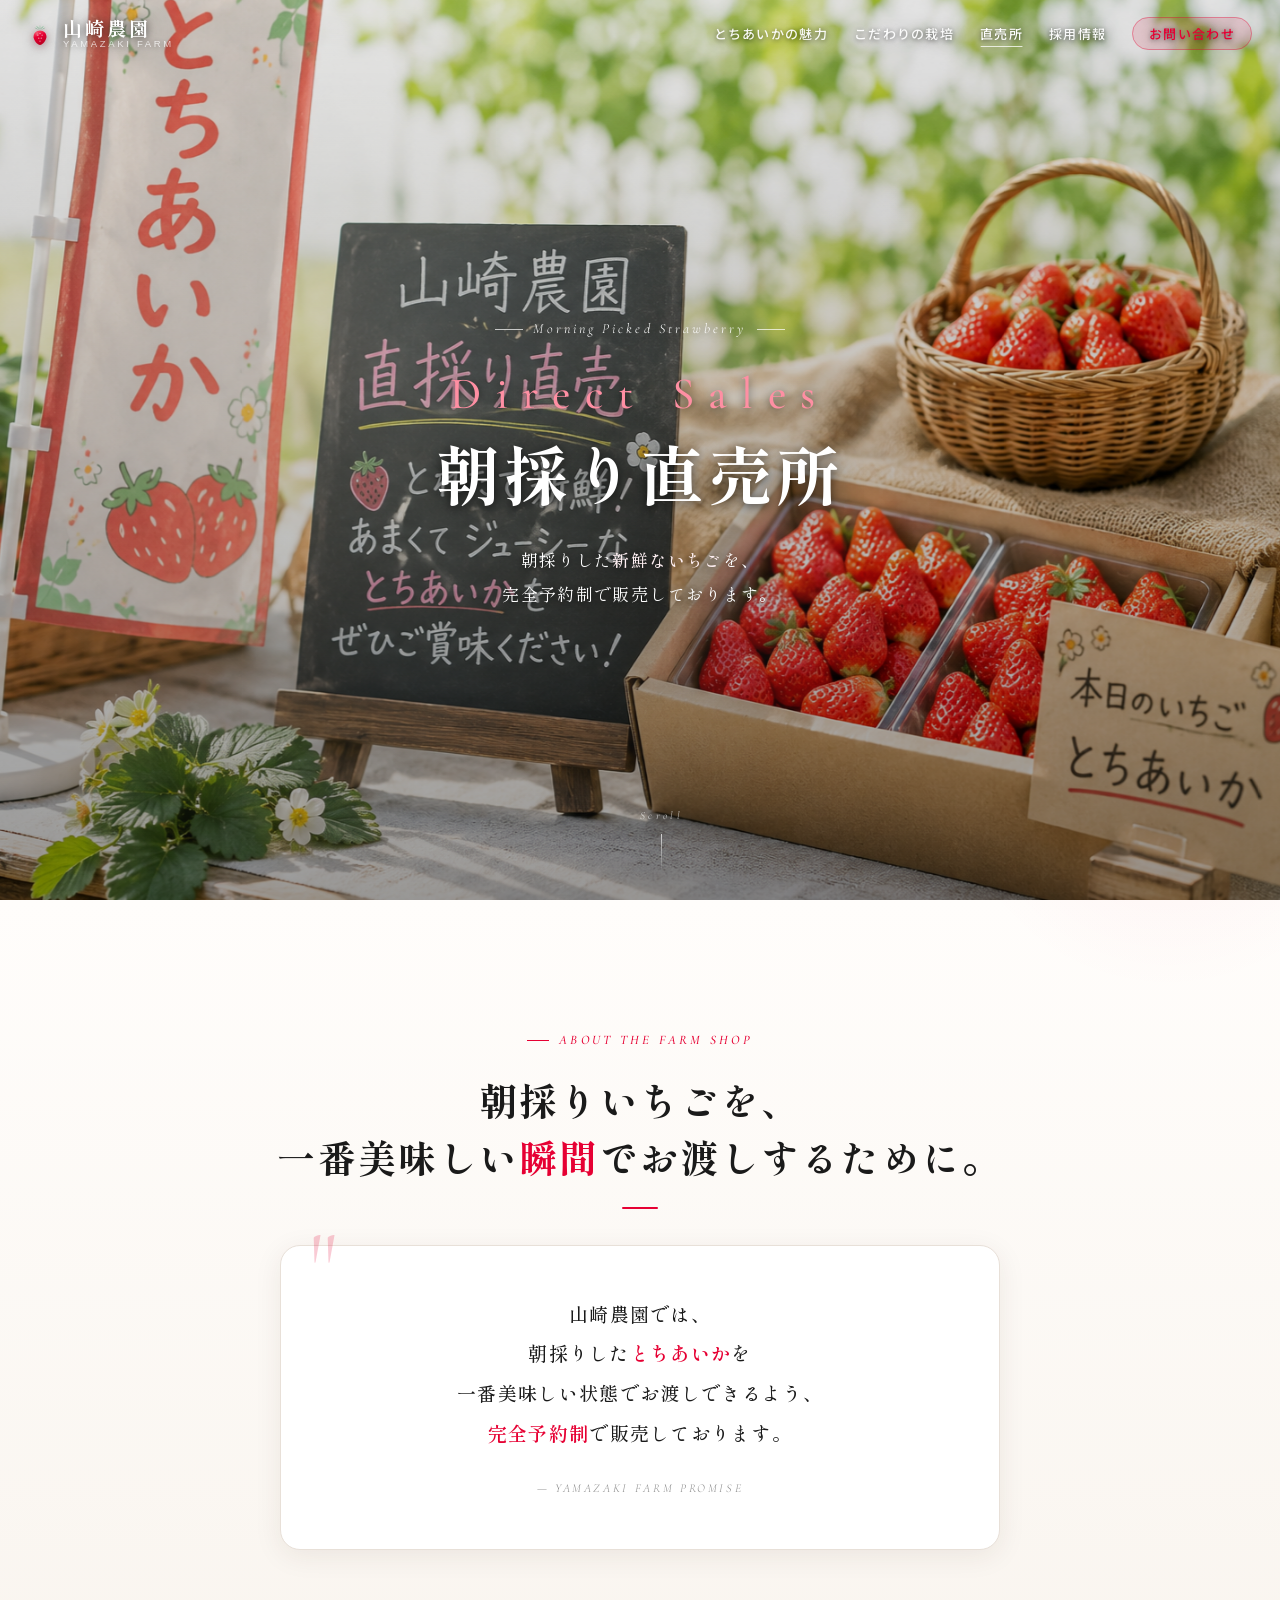
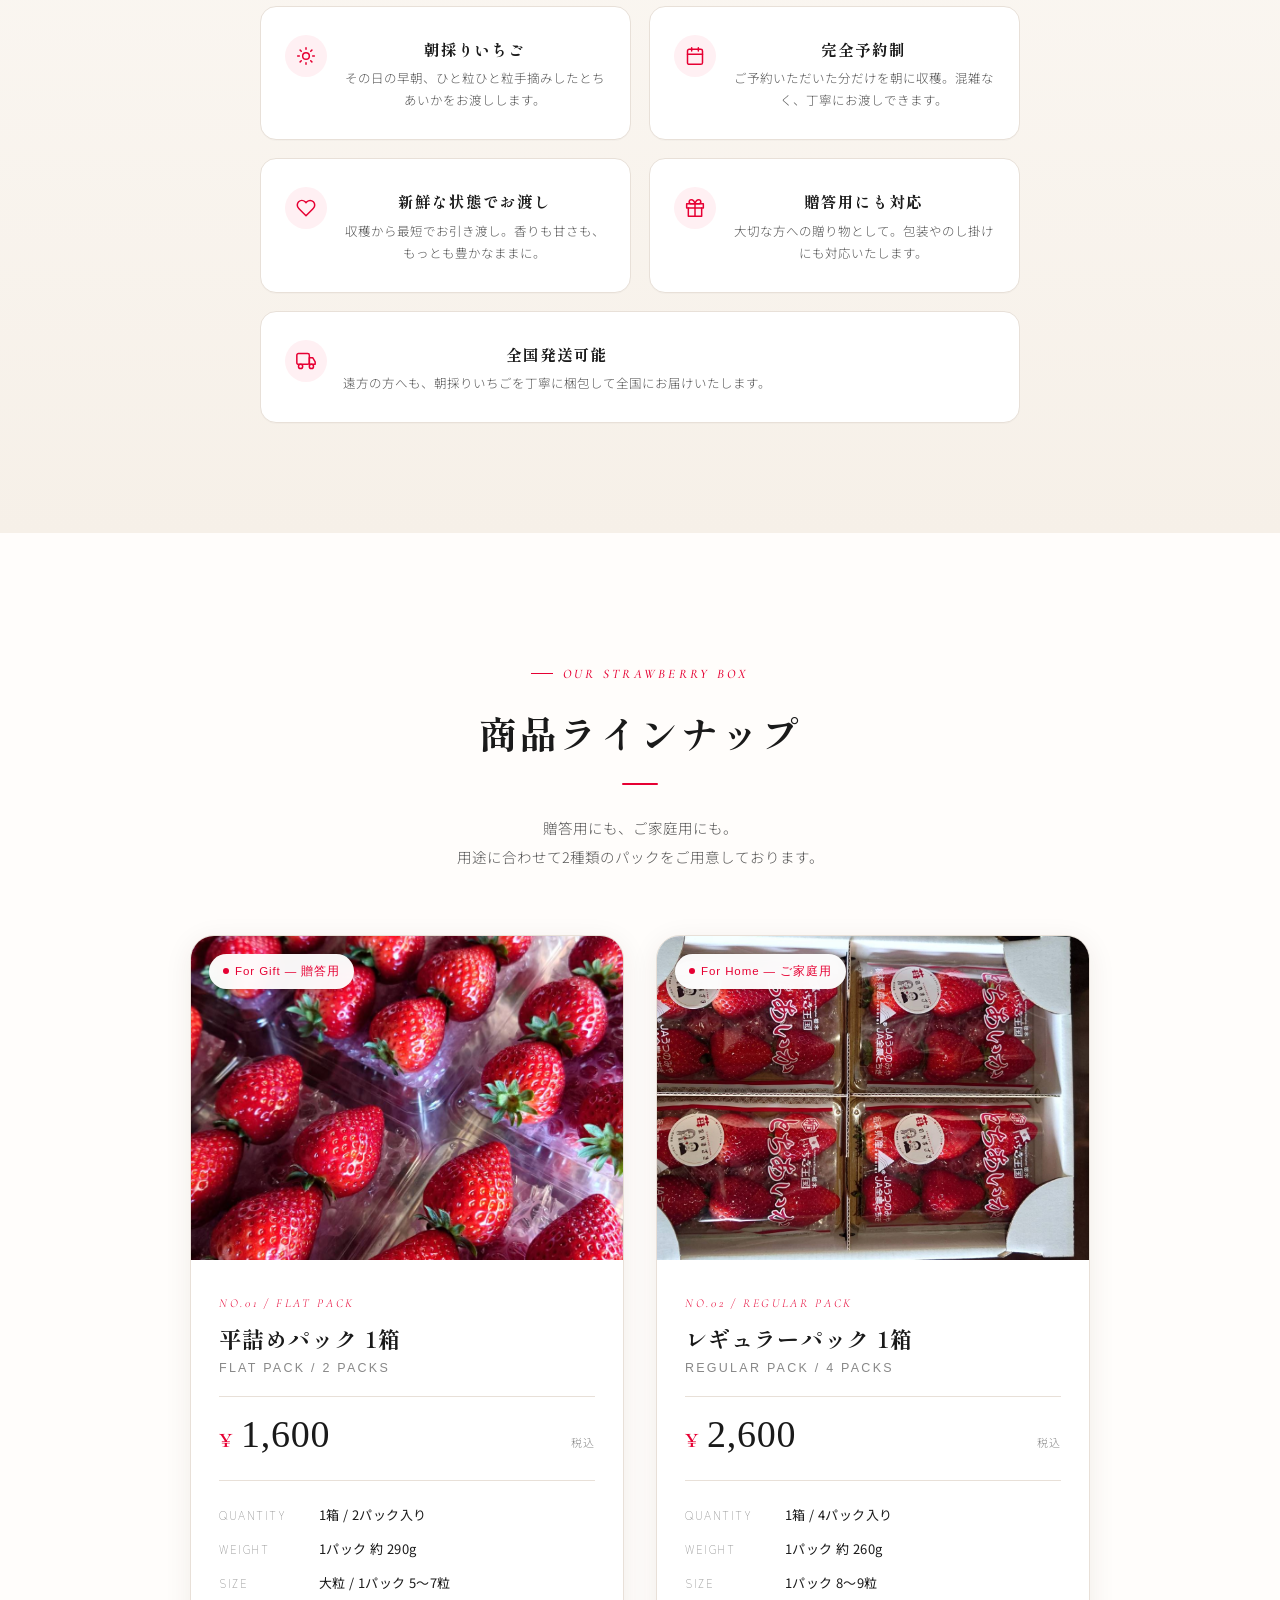
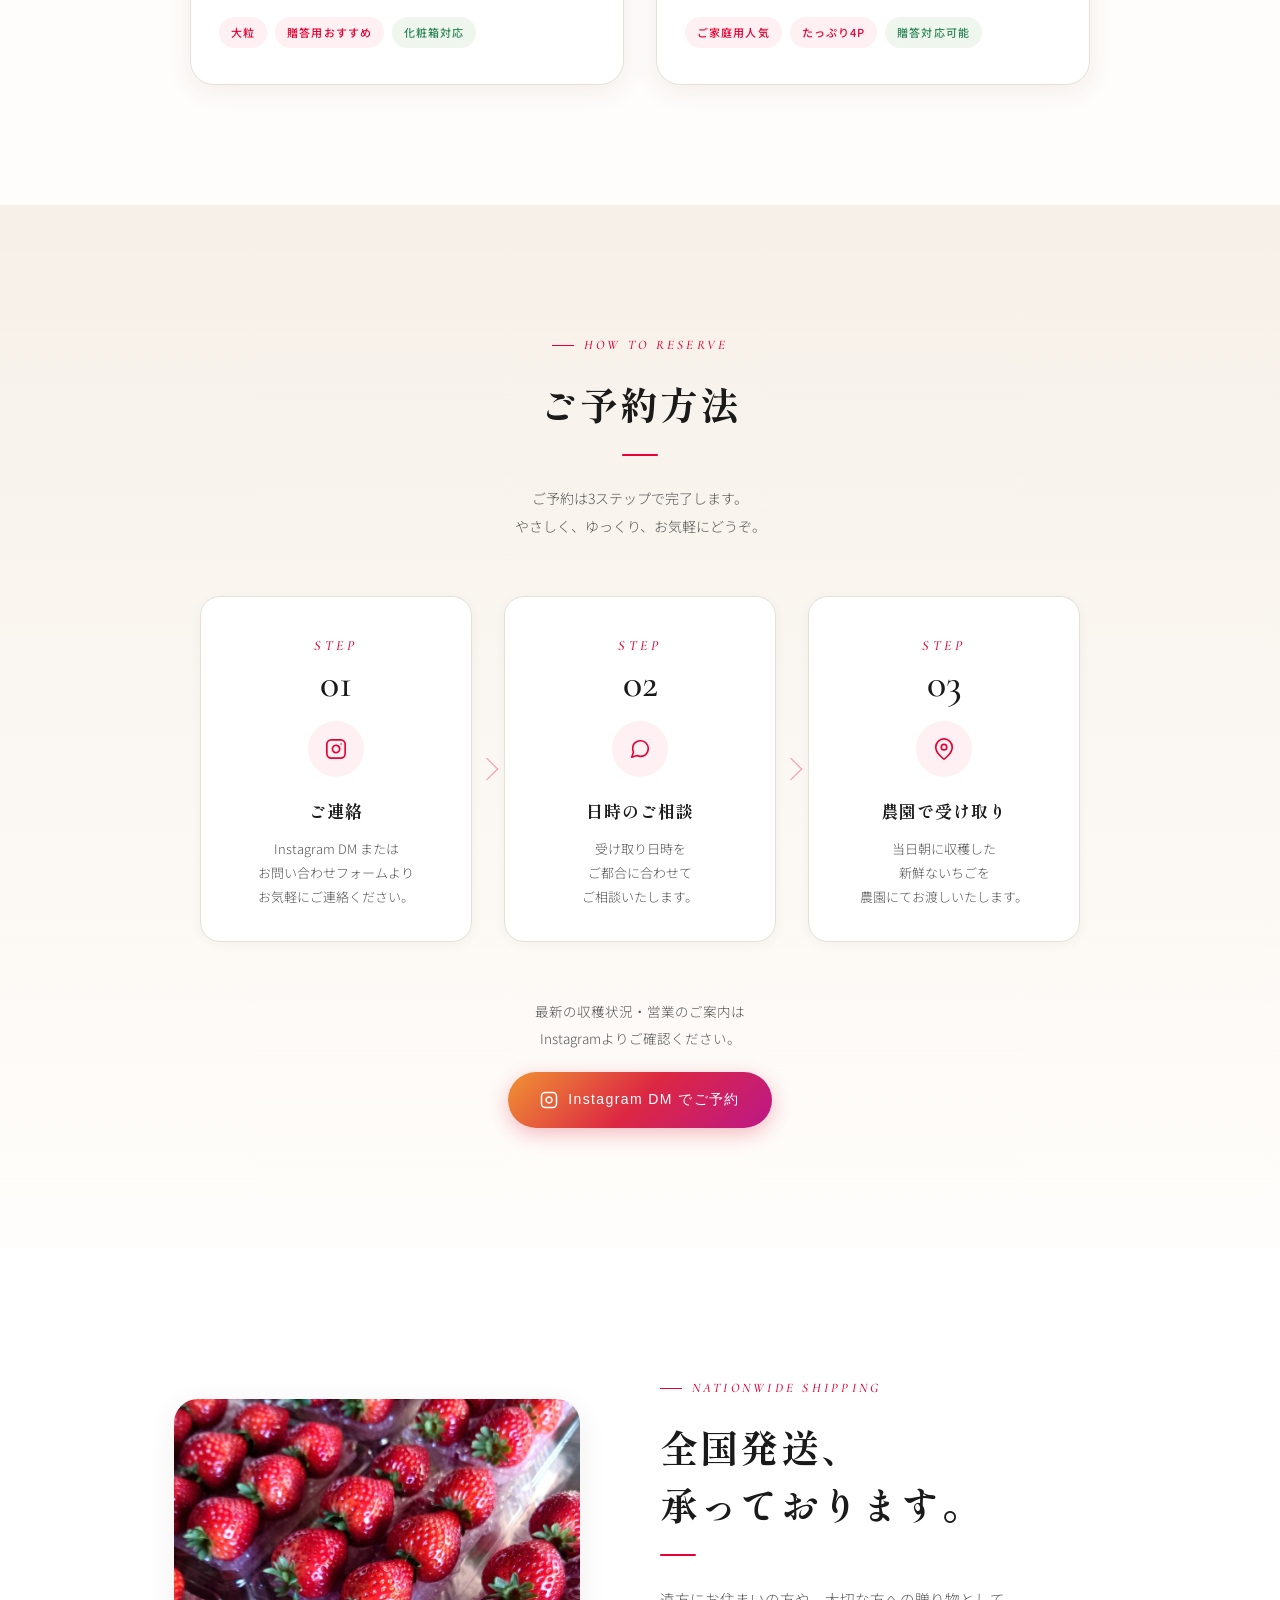
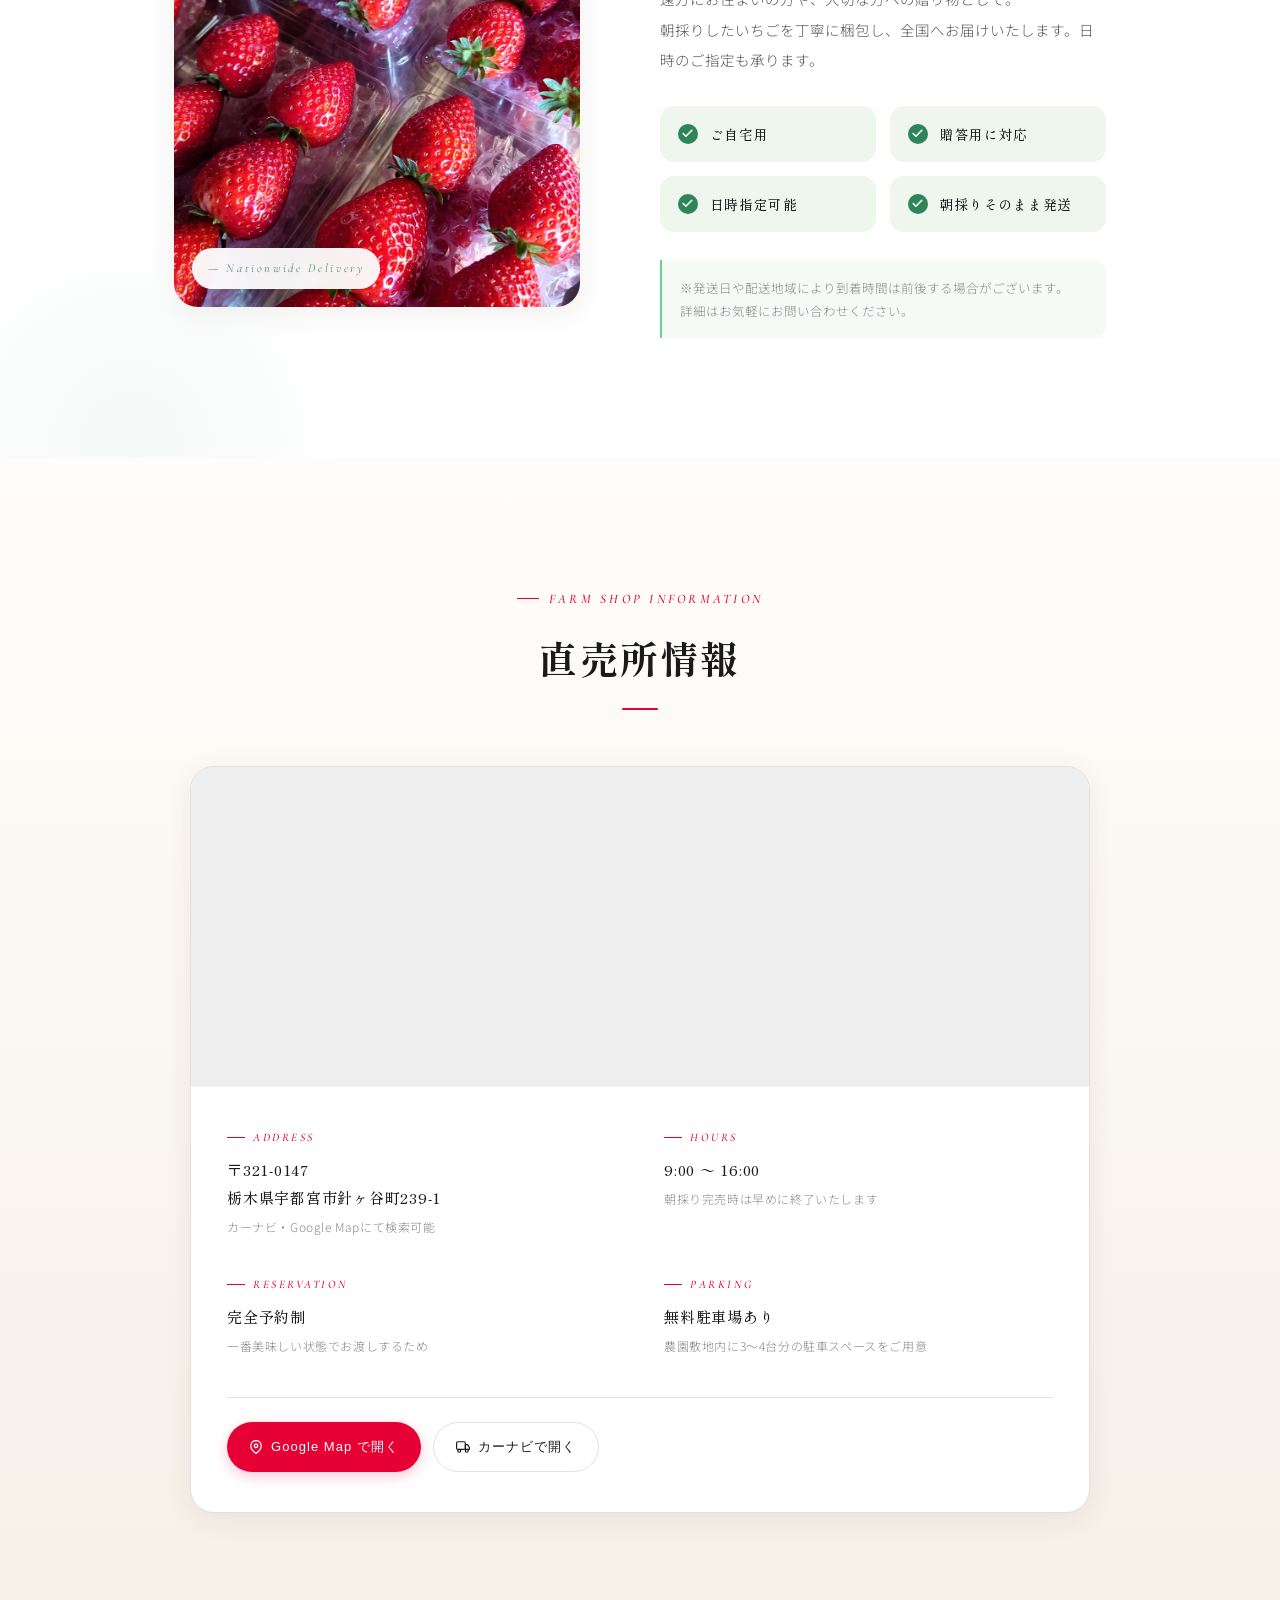
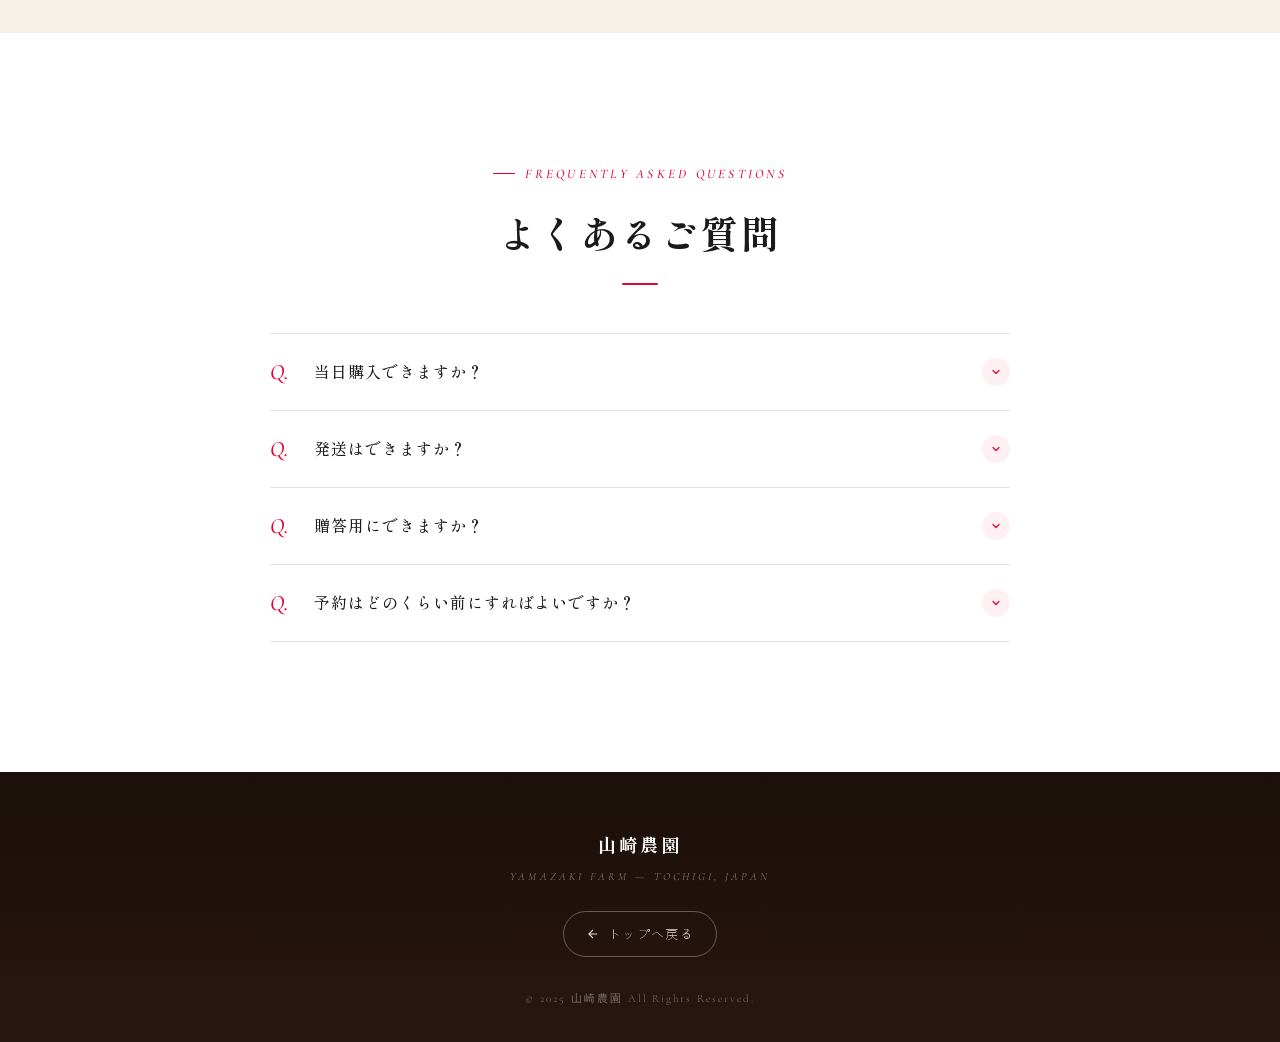
<file: 朝採り直売所/chokubaijo.html>
<!DOCTYPE html>
<html lang="ja">
<head>
  <meta charset="UTF-8">
  <meta name="viewport" content="width=device-width, initial-scale=1.0">
  <title>朝採り直売所 | 山崎農園</title>
  <meta name="description" content="山崎農園の朝採り直売所。朝採りしたとちあいかを、一番美味しい状態でお渡しするため、完全予約制で販売しております。贈答用・全国発送も承ります。">
  <link rel="preconnect" href="https://fonts.googleapis.com">
  <link rel="preconnect" href="https://fonts.gstatic.com" crossorigin>
  <link href="https://fonts.googleapis.com/css2?family=Shippori+Mincho:wght@400;500;600;700&family=Noto+Sans+JP:wght@300;400;500&family=Cormorant+Garamond:ital,wght@0,400;0,500;1,400;1,500&family=Zen+Maru+Gothic:wght@400;500;700&display=swap" rel="stylesheet">
  <link rel="stylesheet" href="style.css">
</head>
<body>

<!-- NAV -->
<nav id="main-nav" data-screen-label="00 Nav">
  <a href="../index.html" class="nav-logo">
    <svg class="nav-logo-icon" viewBox="0 0 28 30" fill="none" xmlns="http://www.w3.org/2000/svg" aria-hidden="true">
      <defs>
        <linearGradient id="nav-berry" x1="10" y1="10" x2="18" y2="28" gradientUnits="userSpaceOnUse">
          <stop offset="0%" stop-color="#FF6B7A"></stop>
          <stop offset="45%" stop-color="#E60033"></stop>
          <stop offset="100%" stop-color="#B8001F"></stop>
        </linearGradient>
        <radialGradient id="nav-shine" cx="38%" cy="28%" r="38%">
          <stop offset="0%" stop-color="#fff" stop-opacity="0.28"></stop>
          <stop offset="100%" stop-color="#fff" stop-opacity="0"></stop>
        </radialGradient>
        <linearGradient id="nav-hull" x1="14" y1="6" x2="14" y2="13" gradientUnits="userSpaceOnUse">
          <stop offset="0%" stop-color="#68D391"></stop>
          <stop offset="100%" stop-color="#2F855A"></stop>
        </linearGradient>
      </defs>
      <g opacity="0.92">
        <path d="M14 11.5C14 11.5 13.5 7.5 14 5.5C14.5 7.5 14 11.5 14 11.5Z" fill="url(#nav-hull)"></path>
        <path d="M14 11C14 11 10.5 8.5 9.5 6.5C11.5 7.5 14 11 14 11Z" fill="url(#nav-hull)"></path>
        <path d="M14 11C14 11 17.5 8.5 18.5 6.5C16.5 7.5 14 11 14 11Z" fill="url(#nav-hull)"></path>
        <path d="M13.5 11.5C13.5 11.5 9 10 7.5 8.5C9.5 9 13.5 11.5 13.5 11.5Z" fill="url(#nav-hull)" opacity="0.75"></path>
        <path d="M14.5 11.5C14.5 11.5 19 10 20.5 8.5C18.5 9 14.5 11.5 14.5 11.5Z" fill="url(#nav-hull)" opacity="0.75"></path>
      </g>
      <path d="M14 12C9.5 12 6 15.5 6.5 20C7 24 10.5 28.5 14 29C17.5 28.5 21 24 21.5 20C22 15.5 18.5 12 14 12Z" fill="url(#nav-berry)"></path>
      <ellipse cx="11.5" cy="18" rx="3.5" ry="4.5" fill="url(#nav-shine)"></ellipse>
      <g fill="rgba(255,255,255,0.55)">
        <circle cx="11.5" cy="17.5" r="0.85"></circle>
        <circle cx="14" cy="15.5" r="0.85"></circle>
        <circle cx="16.5" cy="17.5" r="0.85"></circle>
        <circle cx="12.5" cy="21" r="0.85"></circle>
        <circle cx="15.5" cy="21" r="0.85"></circle>
        <circle cx="14" cy="24.5" r="0.75"></circle>
      </g>
    </svg>
    <span class="nav-logo-text">
      <span class="nav-logo-ja">山崎農園</span>
      <span class="nav-logo-en">Yamazaki Farm</span>
    </span>
  </a>
  <!-- Desktop inline nav -->
  <ul class="nav-links" aria-label="グローバルナビゲーション">
    <li><a href="../とちあいかの魅力/tochiaika.html">とちあいかの魅力</a></li>
    <li><a href="../栽培へのこだわり/cultivation.html">こだわりの栽培</a></li>
    <li><a href="./chokubaijo.html" class="active" aria-current="page">直売所</a></li>
    <li><a href="../採用情報/recruit.html">採用情報</a></li>
    <li><a href="../index.html#contact">お問い合わせ</a></li>
  </ul>

  <!-- Mobile hamburger button -->
  <button class="nav-hamburger" id="navHamburger" type="button" aria-label="メニューを開く" aria-controls="mobileMenu" aria-expanded="false">
    <span class="ham-line"></span>
    <span class="ham-line"></span>
    <span class="ham-line"></span>
  </button>
</nav>

<!-- ========== MOBILE MENU ========== -->
<div id="mobileMenuBackdrop" aria-hidden="true"></div>
<aside id="mobileMenu" aria-hidden="true" role="dialog" aria-label="ナビゲーションメニュー">

  <!-- ヘッダー行 -->
  <div class="mm-header-row">
    <div class="mm-header-left">
      <span class="mm-header-label">MENU</span>
      <span class="mm-header-line"></span>
      <span class="mm-header-brand">YAMAZAKI FARM</span>
    </div>
    <button class="mm-close-btn" id="mobileMenuClose" aria-label="メニューを閉じる"></button>
  </div>

  <!-- ナビリスト -->
  <ul class="mm-nav-list">
    <li><a href="../index.html"              data-menu-link><span class="mm-n">00</span>ホーム</a></li>
    <li><a href="../とちあいかの魅力/tochiaika.html"  data-menu-link><span class="mm-n">01</span>とちあいかの魅力</a></li>
    <li><a href="../栽培へのこだわり/cultivation.html" data-menu-link><span class="mm-n">02</span>こだわりの栽培</a></li>
    <li><a href="./chokubaijo.html" class="mm-current" data-menu-link><span class="mm-n">03</span>直売所</a></li>
    <li><a href="../採用情報/recruit.html"             data-menu-link><span class="mm-n">04</span>採用情報</a></li>
  </ul>

  <!-- ブランドロゴ -->
  <div class="mm-brand-visual">
    <img src="yamazaki_logo_chars.png" alt="苺のやまざき YAMAZAKI FARM" loading="lazy">
  </div>

  <!-- 電話番号 -->
  <a href="tel:09041214132" class="mm-tel-link">
    <svg width="15" height="15" viewBox="0 0 24 24" fill="none" stroke="currentColor" stroke-width="1.8" stroke-linecap="round" stroke-linejoin="round" aria-hidden="true">
      <path d="M22 16.92v3a2 2 0 0 1-2.18 2 19.79 19.79 0 0 1-8.63-3.07A19.5 19.5 0 0 1 4.13 11.9a19.79 19.79 0 0 1-3.07-8.67A2 2 0 0 1 3.04 1h3a2 2 0 0 1 2 1.72c.13.96.34 1.9.61 2.81a2 2 0 0 1-.45 2.11L7.09 8.75a16 16 0 0 0 6 6l1.11-1.11a2 2 0 0 1 2.11-.45c.91.27 1.85.48 2.81.61A2 2 0 0 1 21 16.92z"/>
    </svg>
    <div class="mm-tel-body">
      <span class="mm-tel-label">お電話でのお問い合わせ</span>
      <span class="mm-tel-num">090-4121-4132</span>
    </div>
  </a>

  <!-- Instagram -->
  <a href="https://www.instagram.com/ichigo_no_yamazaki/" target="_blank" rel="noopener" class="mm-ig-link">
    <svg width="14" height="14" viewBox="0 0 24 24" fill="none" stroke="currentColor" stroke-width="1.8" stroke-linecap="round" stroke-linejoin="round" aria-hidden="true">
      <rect x="2" y="2" width="20" height="20" rx="5" ry="5"/>
      <path d="M16 11.37A4 4 0 1 1 12.63 8 4 4 0 0 1 16 11.37z"/>
      <line x1="17.5" y1="6.5" x2="17.51" y2="6.5"/>
    </svg>
    @ichigo_no_yamazaki
  </a>

</aside>

<!-- ① HERO -->
<section id="hero" data-screen-label="01 Hero">
  <div class="hero-bg"></div>
  <div class="hero-content">
    <div class="hero-eyebrow">Morning Picked Strawberry</div>
    <h1 class="hero-title">
      <em>Direct Sales</em>
      朝採り直売所
    </h1>
    <p class="hero-sub">
      朝採りした<strong>新鮮ないちご</strong>を、<br>
      完全予約制で販売しております。
    </p>
  </div>
  <div class="hero-scroll" aria-hidden="true">
    <span>Scroll</span>
    <div class="scroll-line"></div>
  </div>
</section>

<!-- ② 直売所について -->
<section id="about-shop" data-screen-label="02 About">
  <div class="container text-center">
    <div class="reveal">
      <span class="sec-label">About the Farm Shop</span>
      <h2 class="sec-title">朝採りいちごを、<br>一番美味しい<em>瞬間</em>でお渡しするために。</h2>
      <div class="sec-divider center"></div>
    </div>

    <div class="about-quote-card reveal reveal-d1">
      <p>
        山崎農園では、<br>
        朝採りした<em>とちあいか</em>を<br>
        一番美味しい状態でお渡しできるよう、<br>
        <em>完全予約制</em>で販売しております。
      </p>
      <span class="about-quote-attr">— Yamazaki Farm Promise</span>
    </div>

    <ul class="feat-grid">
      <li class="feat-card reveal reveal-d1">
        <span class="feat-icon">
          <svg width="20" height="20" viewBox="0 0 24 24" fill="none" stroke="currentColor" stroke-width="1.8" stroke-linecap="round" stroke-linejoin="round"><circle cx="12" cy="12" r="4"></circle><path d="M12 2v2M12 20v2M4.93 4.93l1.41 1.41M17.66 17.66l1.41 1.41M2 12h2M20 12h2M4.93 19.07l1.41-1.41M17.66 6.34l1.41-1.41"></path></svg>
        </span>
        <div class="feat-card-body">
          <h4>朝採りいちご</h4>
          <p>その日の早朝、ひと粒ひと粒手摘みしたとちあいかをお渡しします。</p>
        </div>
      </li>
      <li class="feat-card reveal reveal-d2">
        <span class="feat-icon">
          <svg width="20" height="20" viewBox="0 0 24 24" fill="none" stroke="currentColor" stroke-width="1.8" stroke-linecap="round" stroke-linejoin="round"><rect x="3" y="4" width="18" height="18" rx="2"></rect><path d="M16 2v4M8 2v4M3 10h18"></path></svg>
        </span>
        <div class="feat-card-body">
          <h4>完全予約制</h4>
          <p>ご予約いただいた分だけを朝に収穫。混雑なく、丁寧にお渡しできます。</p>
        </div>
      </li>
      <li class="feat-card reveal reveal-d2">
        <span class="feat-icon">
          <svg width="20" height="20" viewBox="0 0 24 24" fill="none" stroke="currentColor" stroke-width="1.8" stroke-linecap="round" stroke-linejoin="round"><path d="M20.84 4.61a5.5 5.5 0 0 0-7.78 0L12 5.67l-1.06-1.06a5.5 5.5 0 0 0-7.78 7.78l1.06 1.06L12 21.23l7.78-7.78 1.06-1.06a5.5 5.5 0 0 0 0-7.78z"></path></svg>
        </span>
        <div class="feat-card-body">
          <h4>新鮮な状態でお渡し</h4>
          <p>収穫から最短でお引き渡し。香りも甘さも、もっとも豊かなままに。</p>
        </div>
      </li>
      <li class="feat-card reveal reveal-d3">
        <span class="feat-icon">
          <svg width="20" height="20" viewBox="0 0 24 24" fill="none" stroke="currentColor" stroke-width="1.8" stroke-linecap="round" stroke-linejoin="round"><polyline points="20 12 20 22 4 22 4 12"></polyline><rect x="2" y="7" width="20" height="5"></rect><line x1="12" y1="22" x2="12" y2="7"></line><path d="M12 7H7.5a2.5 2.5 0 0 1 0-5C11 2 12 7 12 7zM12 7h4.5a2.5 2.5 0 0 0 0-5C13 2 12 7 12 7z"></path></svg>
        </span>
        <div class="feat-card-body">
          <h4>贈答用にも対応</h4>
          <p>大切な方への贈り物として。包装やのし掛けにも対応いたします。</p>
        </div>
      </li>
      <li class="feat-card reveal reveal-d3" style="grid-column: 1/-1;">
        <span class="feat-icon">
          <svg width="20" height="20" viewBox="0 0 24 24" fill="none" stroke="currentColor" stroke-width="1.8" stroke-linecap="round" stroke-linejoin="round"><rect x="1" y="3" width="15" height="13" rx="2"></rect><path d="M16 8h4l3 5v3h-7V8z"></path><circle cx="5.5" cy="18.5" r="2.5"></circle><circle cx="18.5" cy="18.5" r="2.5"></circle></svg>
        </span>
        <div class="feat-card-body">
          <h4>全国発送可能</h4>
          <p>遠方の方へも、朝採りいちごを丁寧に梱包して全国にお届けいたします。</p>
        </div>
      </li>
    </ul>
  </div>
</section>

<!-- ③ 商品ラインナップ -->
<section id="products" data-screen-label="03 Products">
  <div class="container">
    <div class="products-head reveal">
      <span class="sec-label">Our Strawberry Box</span>
      <h2 class="sec-title">商品ラインナップ</h2>
      <div class="sec-divider center"></div>
      <p>贈答用にも、ご家庭用にも。<br>用途に合わせて2種類のパックをご用意しております。</p>
    </div>

    <div class="products-grid">
      <!-- 商品① -->
      <article class="product-card reveal reveal-d1">
        <div class="product-img">
          <img src="./ichigo.jpg" alt="平詰めパック 2P 大粒とちあいか">
          <span class="product-badge">For Gift — 贈答用</span>
        </div>
        <div class="product-body">
          <span class="product-cat">No.01 / Flat Pack</span>
          <h3 class="product-name">
            平詰めパック 1箱
            <small>FLAT PACK / 2 PACKS</small>
          </h3>
          <div class="product-price">
            <span class="yen">¥</span>
            <span class="num" style="font-family: Merriweather">1,600</span>
            <span class="tax">税込</span>
          </div>
          <ul class="product-specs">
            <li><span class="k">Quantity</span><span class="v">1箱 / 2パック入り</span></li>
            <li><span class="k">Weight</span><span class="v">1パック 約 290g</span></li>
            <li><span class="k">Size</span><span class="v">大粒 / 1パック 5〜7粒</span></li>
          </ul>
          <div class="product-tags">
            <span class="product-tag">大粒</span>
            <span class="product-tag">贈答用おすすめ</span>
            <span class="product-tag green">化粧箱対応</span>
          </div>
        </div>
      </article>

      <!-- 商品② -->
      <article class="product-card reveal reveal-d2">
        <div class="product-img">
          <img src="./strawberry3.jpg" alt="レギュラーパック 4P とちあいか">
          <span class="product-badge">For Home — ご家庭用</span>
        </div>
        <div class="product-body">
          <span class="product-cat">No.02 / Regular Pack</span>
          <h3 class="product-name">
            レギュラーパック 1箱
            <small>REGULAR PACK / 4 PACKS</small>
          </h3>
          <div class="product-price">
            <span class="yen">¥</span>
            <span class="num" style="font-family: Merriweather">2,600</span>
            <span class="tax">税込</span>
          </div>
          <ul class="product-specs">
            <li><span class="k">Quantity</span><span class="v">1箱 / 4パック入り</span></li>
            <li><span class="k">Weight</span><span class="v">1パック 約 260g</span></li>
            <li><span class="k">Size</span><span class="v">1パック 8〜9粒</span></li>
          </ul>
          <div class="product-tags">
            <span class="product-tag">ご家庭用人気</span>
            <span class="product-tag">たっぷり4P</span>
            <span class="product-tag green">贈答対応可能</span>
          </div>
        </div>
      </article>
    </div>
  </div>
</section>

<!-- ④ ご予約方法 -->
<section id="reservation" data-screen-label="04 Reservation">
  <div class="container text-center">
    <div class="reveal">
      <span class="sec-label">How to Reserve</span>
      <h2 class="sec-title">ご予約方法</h2>
      <div class="sec-divider center"></div>
      <p style="font-size:14px;color:var(--text-mid);line-height:2;max-width:540px;margin:0 auto;">
        ご予約は3ステップで完了します。<br>
        やさしく、ゆっくり、お気軽にどうぞ。
      </p>
    </div>

    <div class="steps-wrap">
      <div class="step-card reveal reveal-d1">
        <div class="step-num">Step<strong>01</strong></div>
        <div class="step-icon">
          <svg width="22" height="22" viewBox="0 0 24 24" fill="none" stroke="currentColor" stroke-width="1.8" stroke-linecap="round" stroke-linejoin="round"><rect x="2" y="2" width="20" height="20" rx="5" ry="5"></rect><path d="M16 11.37A4 4 0 1 1 12.63 8 4 4 0 0 1 16 11.37z"></path><line x1="17.5" y1="6.5" x2="17.51" y2="6.5"></line></svg>
        </div>
        <h3 class="step-title">ご連絡</h3>
        <p class="step-text">Instagram DM または<br>お問い合わせフォームより<br>お気軽にご連絡ください。</p>
      </div>

      <div class="step-card reveal reveal-d2">
        <div class="step-num">Step<strong>02</strong></div>
        <div class="step-icon">
          <svg width="22" height="22" viewBox="0 0 24 24" fill="none" stroke="currentColor" stroke-width="1.8" stroke-linecap="round" stroke-linejoin="round"><path d="M21 11.5a8.38 8.38 0 0 1-.9 3.8 8.5 8.5 0 0 1-7.6 4.7 8.38 8.38 0 0 1-3.8-.9L3 21l1.9-5.7a8.38 8.38 0 0 1-.9-3.8 8.5 8.5 0 0 1 4.7-7.6 8.38 8.38 0 0 1 3.8-.9h.5a8.48 8.48 0 0 1 8 8v.5z"></path></svg>
        </div>
        <h3 class="step-title">日時のご相談</h3>
        <p class="step-text">受け取り日時を<br>ご都合に合わせて<br>ご相談いたします。</p>
      </div>

      <div class="step-card reveal reveal-d3">
        <div class="step-num">Step<strong>03</strong></div>
        <div class="step-icon">
          <svg width="22" height="22" viewBox="0 0 24 24" fill="none" stroke="currentColor" stroke-width="1.8" stroke-linecap="round" stroke-linejoin="round"><path d="M21 10c0 7-9 13-9 13s-9-6-9-13a9 9 0 0 1 18 0z"></path><circle cx="12" cy="10" r="3"></circle></svg>
        </div>
        <h3 class="step-title">農園で受け取り</h3>
        <p class="step-text">当日朝に収穫した<br>新鮮ないちごを<br>農園にてお渡しいたします。</p>
      </div>
    </div>

    <div class="reservation-cta reveal">
      <p>最新の収穫状況・営業のご案内は<br>Instagramよりご確認ください。</p>
      <a href="https://www.instagram.com/ichigo_no_yamazaki/" target="_blank" rel="noopener" class="btn-ig">
        <svg width="18" height="18" viewBox="0 0 24 24" fill="none" stroke="currentColor" stroke-width="2"><rect x="2" y="2" width="20" height="20" rx="5" ry="5"></rect><path d="M16 11.37A4 4 0 1 1 12.63 8 4 4 0 0 1 16 11.37z"></path><line x1="17.5" y1="6.5" x2="17.51" y2="6.5"></line></svg>
        Instagram DM でご予約
      </a>
    </div>
  </div>
</section>

<!-- ⑤ 全国発送 -->
<section id="shipping" data-screen-label="05 Shipping">
  <div class="container">
    <div class="shipping-inner">
      <div class="shipping-img reveal-left">
        <img src="./kodawari5.jpg" alt="梱包されたいちご">
        <span class="shipping-img-tag">— Nationwide Delivery</span>
      </div>
      <div class="shipping-body reveal-right">
        <span class="sec-label">Nationwide Shipping</span>
        <h2 class="sec-title">全国発送、<br>承っております。</h2>
        <div class="sec-divider"></div>
        <p class="lead">
          遠方にお住まいの方や、大切な方への贈り物として。<br>
          朝採りしたいちごを丁寧に梱包し、全国へお届けいたします。日時のご指定も承ります。
        </p>
        <ul class="ship-features">
          <li>ご自宅用</li>
          <li>贈答用に対応</li>
          <li>日時指定可能</li>
          <li>朝採りそのまま発送</li>
        </ul>
        <p class="shipping-note">
          ※発送日や配送地域により到着時間は前後する場合がございます。<br>
          詳細はお気軽にお問い合わせください。
        </p>
      </div>
    </div>
  </div>
</section>

<!-- ⑥ 直売所情報 -->
<section id="shop-info" data-screen-label="06 Shop Info">
  <div class="container">
    <div class="text-center reveal">
      <span class="sec-label">Farm Shop Information</span>
      <h2 class="sec-title">直売所情報</h2>
      <div class="sec-divider center"></div>
    </div>

    <div class="info-card reveal reveal-d1">
      <div class="info-map">
        <iframe
          src="https://www.google.com/maps/embed?pb=!1m18!1m12!1m3!1d3208.0965243834203!2d139.85532017562969!3d36.47938467234037!2m3!1f0!2f0!3f0!3m2!1i1024!2i768!4f13.1!3m3!1m2!1s0x601f5ccc5287a1f1%3A0x1053ba8e6ff1ab79!2z44CSMzIxLTAxNDcg5qCD5pyo55yM5a6H6YO95a6u5biC6Yed44Kx6LC355S677yS77yT77yZ!5e0!3m2!1sja!2sjp!4v1778134244997!5m2!1sja!2sjp"
          allowfullscreen=""
          loading="lazy"
          referrerpolicy="no-referrer-when-downgrade"
          title="山崎農園マップ"></iframe>
      </div>
      <div class="info-body">
        <div class="info-row">
          <span class="k">Address</span>
          <span class="v">〒321-0147<br>栃木県宇都宮市針ヶ谷町239-1<small>カーナビ・Google Mapにて検索可能</small></span>
        </div>
        <div class="info-row">
          <span class="k">Hours</span>
          <span class="v">9:00 〜 16:00<small>朝採り完売時は早めに終了いたします</small></span>
        </div>
        <div class="info-row">
          <span class="k">Reservation</span>
          <span class="v">完全予約制<small>一番美味しい状態でお渡しするため</small></span>
        </div>
        <div class="info-row">
          <span class="k">Parking</span>
          <span class="v">無料駐車場あり<small>農園敷地内に3〜4台分の駐車スペースをご用意</small></span>
        </div>
        <div class="info-cta-row">
          <a href="https://maps.google.com/?q=栃木県宇都宮市針ヶ谷町239-1" target="_blank" rel="noopener" class="btn-map">
            <svg width="14" height="14" viewBox="0 0 24 24" fill="none" stroke="currentColor" stroke-width="2.2" stroke-linecap="round" stroke-linejoin="round"><path d="M21 10c0 7-9 13-9 13s-9-6-9-13a9 9 0 0 1 18 0z"></path><circle cx="12" cy="10" r="3"></circle></svg>
            Google Map で開く
          </a>
          <a href="https://maps.google.com/?q=栃木県宇都宮市針ヶ谷町239-1&travelmode=driving" target="_blank" rel="noopener" class="btn-map ghost">
            <svg width="14" height="14" viewBox="0 0 24 24" fill="none" stroke="currentColor" stroke-width="2" stroke-linecap="round" stroke-linejoin="round"><rect x="1" y="3" width="15" height="13" rx="2"></rect><path d="M16 8h4l3 5v3h-7V8z"></path><circle cx="5.5" cy="18.5" r="2.5"></circle><circle cx="18.5" cy="18.5" r="2.5"></circle></svg>
            カーナビで開く
          </a>
        </div>
      </div>
    </div>
  </div>
</section>

<!-- ⑦ FAQ -->
<section id="faq" data-screen-label="07 FAQ">
  <div class="container">
    <div class="text-center reveal">
      <span class="sec-label">Frequently Asked Questions</span>
      <h2 class="sec-title">よくあるご質問</h2>
      <div class="sec-divider center"></div>
    </div>

    <div class="faq-list reveal reveal-d1">
      <div class="faq-item">
        <button class="faq-q" type="button">
          <span class="q-mark">Q.</span>
          <span class="q-text">当日購入できますか？</span>
          <span class="q-toggle" aria-hidden="true">
            <svg width="12" height="12" viewBox="0 0 24 24" fill="none" stroke="currentColor" stroke-width="2.4" stroke-linecap="round" stroke-linejoin="round"><polyline points="6 9 12 15 18 9"></polyline></svg>
          </span>
        </button>
        <div class="faq-a">
          <div class="faq-a-inner">
            <span class="a-mark">A.</span>
            <p>完全予約制のため、事前にご予約をお願いしております。一番美味しい状態でお渡しするため、ご予約いただいた分のみを朝に収穫しています。</p>
          </div>
        </div>
      </div>

      <div class="faq-item">
        <button class="faq-q" type="button">
          <span class="q-mark">Q.</span>
          <span class="q-text">発送はできますか？</span>
          <span class="q-toggle" aria-hidden="true">
            <svg width="12" height="12" viewBox="0 0 24 24" fill="none" stroke="currentColor" stroke-width="2.4" stroke-linecap="round" stroke-linejoin="round"><polyline points="6 9 12 15 18 9"></polyline></svg>
          </span>
        </button>
        <div class="faq-a">
          <div class="faq-a-inner">
            <span class="a-mark">A.</span>
            <p>全国発送を承っております。日時のご指定や、贈答用としてのお届け先指定にも対応しております。お気軽にご相談ください。</p>
          </div>
        </div>
      </div>

      <div class="faq-item">
        <button class="faq-q" type="button">
          <span class="q-mark">Q.</span>
          <span class="q-text">贈答用にできますか？</span>
          <span class="q-toggle" aria-hidden="true">
            <svg width="12" height="12" viewBox="0 0 24 24" fill="none" stroke="currentColor" stroke-width="2.4" stroke-linecap="round" stroke-linejoin="round"><polyline points="6 9 12 15 18 9"></polyline></svg>
          </span>
        </button>
        <div class="faq-a">
          <div class="faq-a-inner">
            <span class="a-mark">A.</span>
            <p>贈答用としてもご利用いただけます。平詰めパックは粒の揃った大粒のいちごをお詰めしており、化粧箱でのお渡し・のし掛けにも対応いたします。</p>
          </div>
        </div>
      </div>

      <div class="faq-item">
        <button class="faq-q" type="button">
          <span class="q-mark">Q.</span>
          <span class="q-text">予約はどのくらい前にすればよいですか？</span>
          <span class="q-toggle" aria-hidden="true">
            <svg width="12" height="12" viewBox="0 0 24 24" fill="none" stroke="currentColor" stroke-width="2.4" stroke-linecap="round" stroke-linejoin="round"><polyline points="6 9 12 15 18 9"></polyline></svg>
          </span>
        </button>
        <div class="faq-a">
          <div class="faq-a-inner">
            <span class="a-mark">A.</span>
            <p>収穫状況により異なりますが、できる限り受け取り日の2〜3日前までにご連絡いただけますと幸いです。お急ぎの場合もお気軽にご相談ください。</p>
          </div>
        </div>
      </div>
    </div>
  </div>
</section>

<!-- FOOTER -->
<footer class="foot">
  <div class="foot-logo">山崎農園</div>
  <div class="foot-sub">Yamazaki Farm — Tochigi, Japan</div>
  <a href="../index.html" class="foot-back">
    <svg width="14" height="14" viewBox="0 0 24 24" fill="none" stroke="currentColor" stroke-width="2"><path d="M19 12H5M12 19l-7-7 7-7"></path></svg>
    トップへ戻る
  </a>
  <span class="foot-copy">© 2025 山崎農園 All Rights Reserved.</span>
</footer>

<!-- BACK TO TOP -->
<!-- フローティング お問い合わせボタン -->
<a href="../index.html#contact" class="fab-contact" id="fabContact" aria-label="お問い合わせへ移動">
  <span class="fab-contact-icon" aria-hidden="true">
    <svg viewBox="0 0 24 24" fill="none" stroke="currentColor" stroke-width="1.7" stroke-linecap="round" stroke-linejoin="round">
      <rect x="3" y="5" width="18" height="14" rx="2.5"/>
      <path d="M3.5 6.5l8.5 6.5 8.5-6.5"/>
    </svg>
  </span>
  <span class="fab-contact-text">お問い合わせ</span>
</a>

<a href="#hero" class="back-top" id="backTop" aria-label="ページトップへ戻る">
  <svg width="16" height="16" viewBox="0 0 24 24" fill="none" stroke="currentColor" stroke-width="2"><path d="M18 15l-6-6-6 6"></path></svg>
</a>

<script>
  // Nav scroll state
  const nav = document.getElementById('main-nav');
  const back = document.getElementById('backTop');
  const onScroll = () => {
    nav.classList.toggle('scrolled', window.scrollY > 60);
    back.classList.toggle('show', window.scrollY > 500);
  };
  window.addEventListener('scroll', onScroll, { passive: true });
  onScroll();

  // Reveal on scroll (subtle)
  const els = document.querySelectorAll('.reveal, .reveal-left, .reveal-right');
  const io = new IntersectionObserver((entries) => {
    entries.forEach(e => {
      if (e.isIntersecting) {
        e.target.classList.add('visible');
        io.unobserve(e.target);
      }
    });
  }, { threshold: 0.12, rootMargin: '0px 0px -40px 0px' });
  els.forEach(el => io.observe(el));

  // FAQ accordion
  document.querySelectorAll('.faq-q').forEach(btn => {
    btn.addEventListener('click', () => {
      const item = btn.parentElement;
      const a = item.querySelector('.faq-a');
      const open = item.classList.toggle('open');
      if (open) {
        a.style.maxHeight = a.scrollHeight + 'px';
      } else {
        a.style.maxHeight = null;
      }
    });
  });

  // Smooth scroll for in-page anchors
  document.querySelectorAll('a[href^="#"]').forEach(a => {
    a.addEventListener('click', e => {
      const id = a.getAttribute('href');
      if (id === '#' || id.length < 2) return;
      const el = document.querySelector(id);
      if (el) {
        e.preventDefault();
        window.scrollTo({ top: el.offsetTop - 40, behavior: 'smooth' });
      }
    });
  });

  // ===== Mobile Hamburger Menu =====
  (function() {
    const ham      = document.getElementById('navHamburger');
    const menu     = document.getElementById('mobileMenu');
    const backdrop = document.getElementById('mobileMenuBackdrop');
    const closeBtn = document.getElementById('mobileMenuClose');
    if (!ham || !menu || !backdrop) return;

    let savedScrollY = 0;
    let isOpen = false;

    function openMenu() {
      if (isOpen) return;
      isOpen = true;
      savedScrollY = window.scrollY || 0;
      document.body.style.top = '-' + savedScrollY + 'px';
      document.body.classList.add('menu-open');
      menu.classList.add('is-open');
      backdrop.classList.add('is-open');
      ham.classList.add('is-active');
      ham.setAttribute('aria-expanded', 'true');
      menu.setAttribute('aria-hidden', 'false');
    }
    function closeMenu() {
      if (!isOpen) return;
      isOpen = false;
      menu.classList.remove('is-open');
      backdrop.classList.remove('is-open');
      ham.classList.remove('is-active');
      ham.setAttribute('aria-expanded', 'false');
      menu.setAttribute('aria-hidden', 'true');
      document.body.classList.remove('menu-open');
      document.body.style.top = '';
      window.scrollTo(0, savedScrollY);
    }

    ham.addEventListener('click', function() {
      if (isOpen) closeMenu(); else openMenu();
    });
    closeBtn && closeBtn.addEventListener('click', closeMenu);
    backdrop.addEventListener('click', closeMenu);
    document.addEventListener('keydown', function(e) {
      if (e.key === 'Escape' && isOpen) closeMenu();
    });

    menu.querySelectorAll('a[data-menu-link]').forEach(function(a) {
      a.addEventListener('click', function(e) {
        const href = a.getAttribute('href') || '';
        if (href.charAt(0) !== '#') {
          closeMenu();
          return;
        }
        e.preventDefault();
        const target = document.querySelector(href);
        closeMenu();
        setTimeout(function() {
          if (target) window.scrollTo({ top: target.getBoundingClientRect().top + window.pageYOffset, behavior: 'smooth' });
        }, 180);
      });
    });

    window.addEventListener('resize', function() {
      if (window.innerWidth >= 901 && isOpen) closeMenu();
    });
  })();

  // ===== フローティングお問い合わせボタン =====
  (function() {
    const fab = document.getElementById('fabContact');
    if (!fab) return;
    function update() {
      const y = window.scrollY || 0;
      if (y > 140) fab.classList.add('is-visible');
      else fab.classList.remove('is-visible');
    }
    window.addEventListener('scroll', update, { passive: true });
    update();
  })();
</script>

</body>
</html>
</file>
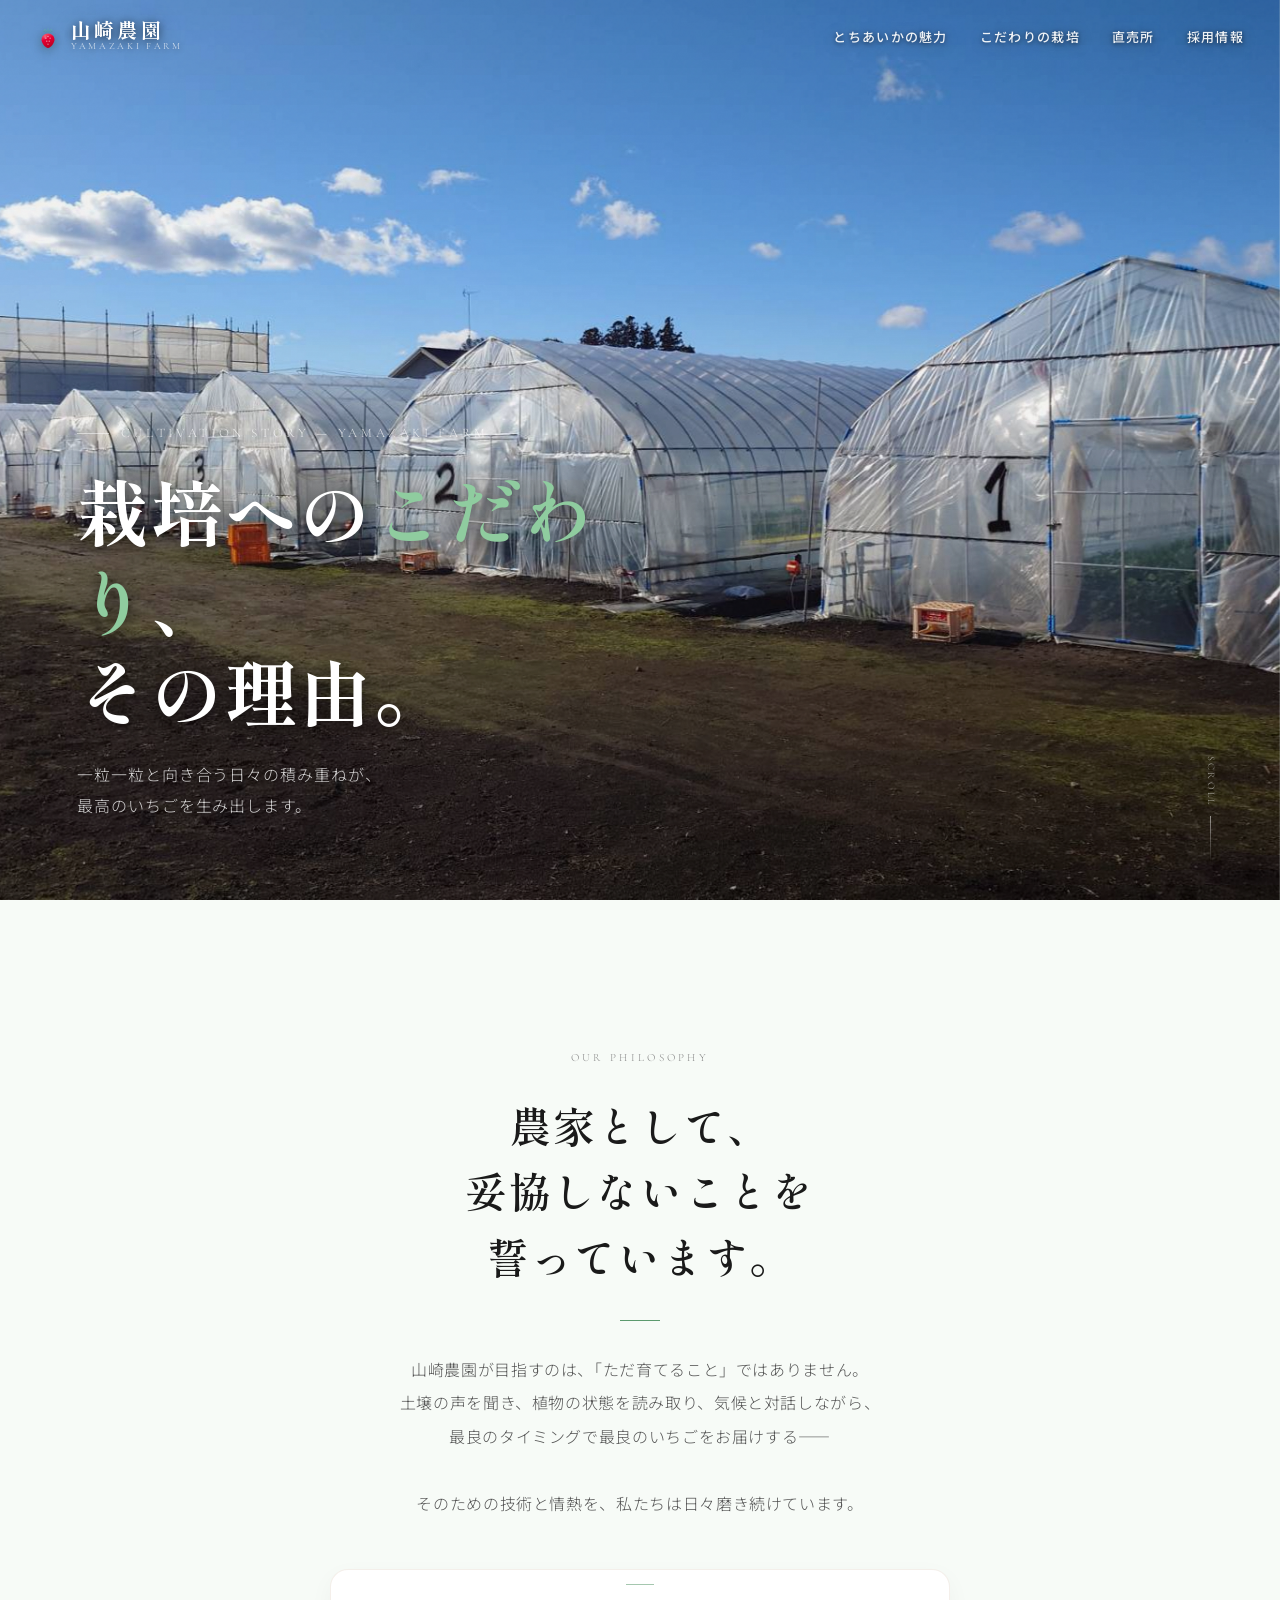
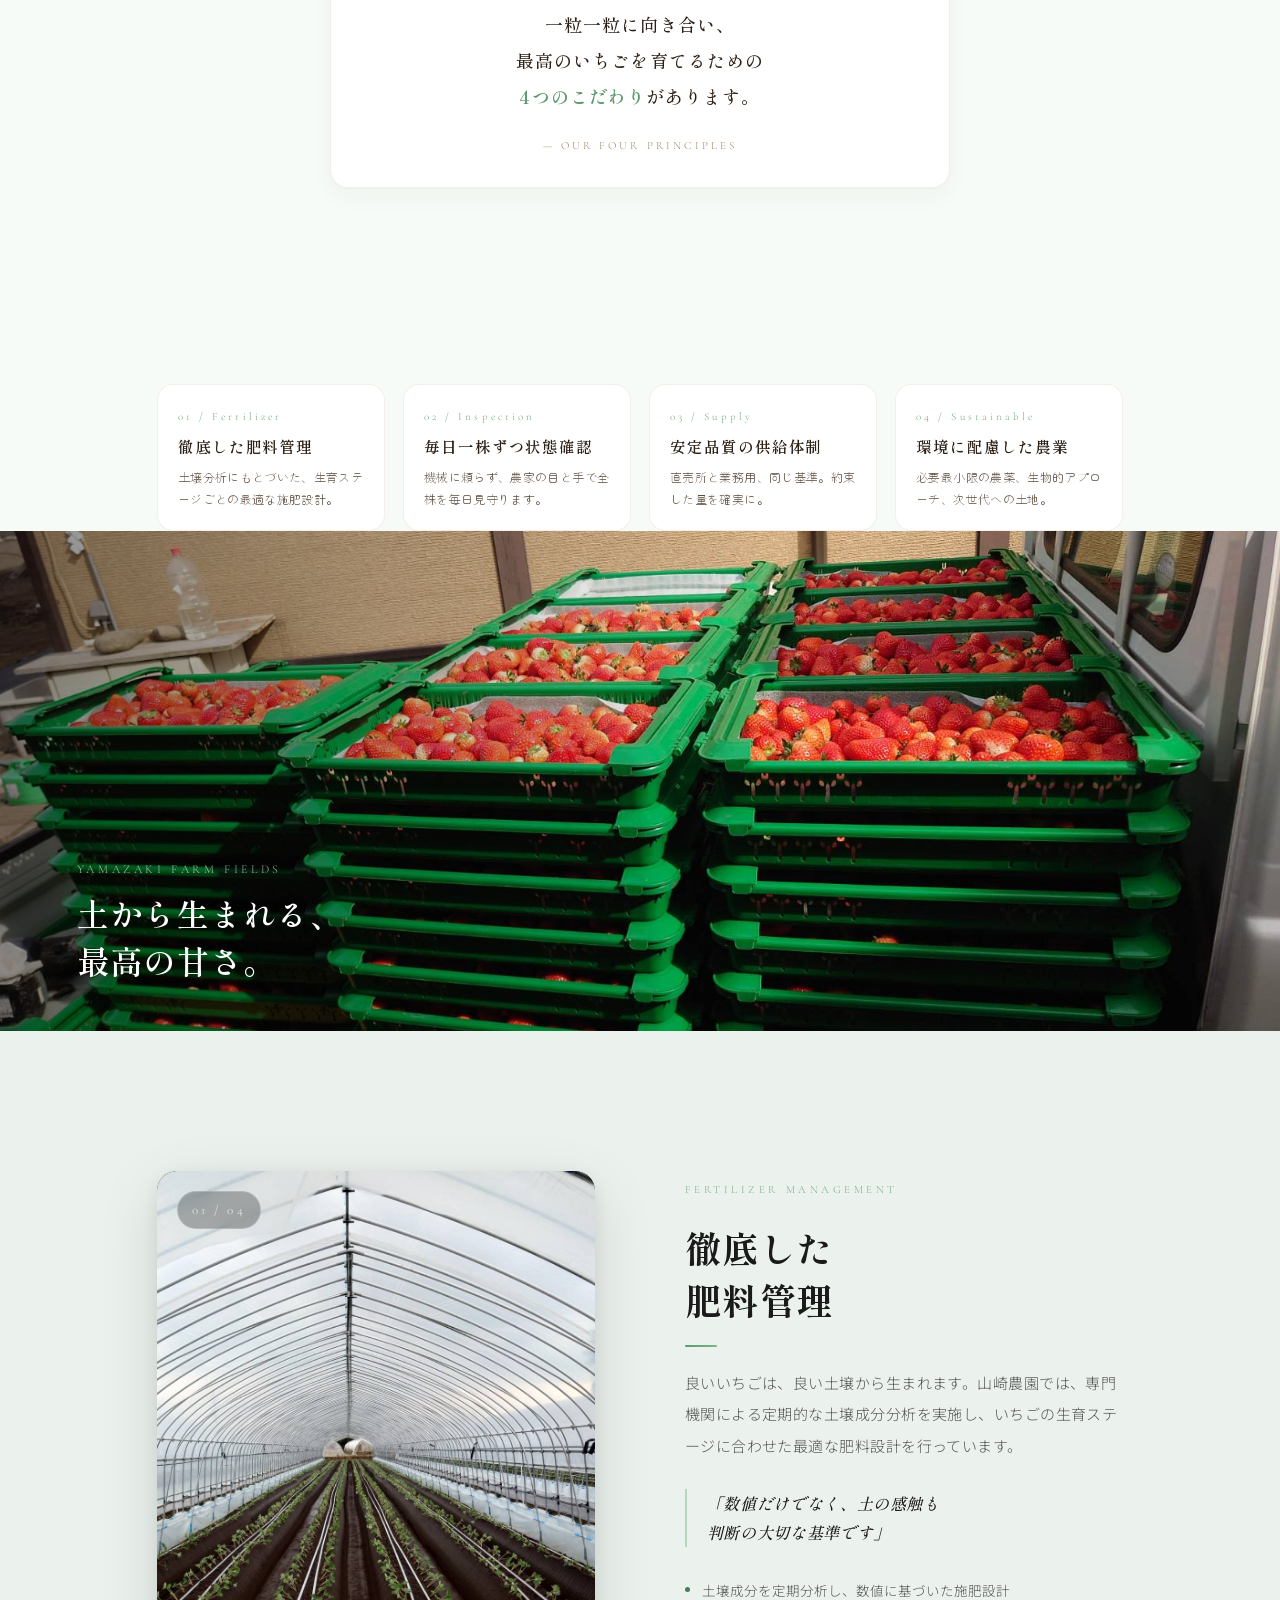
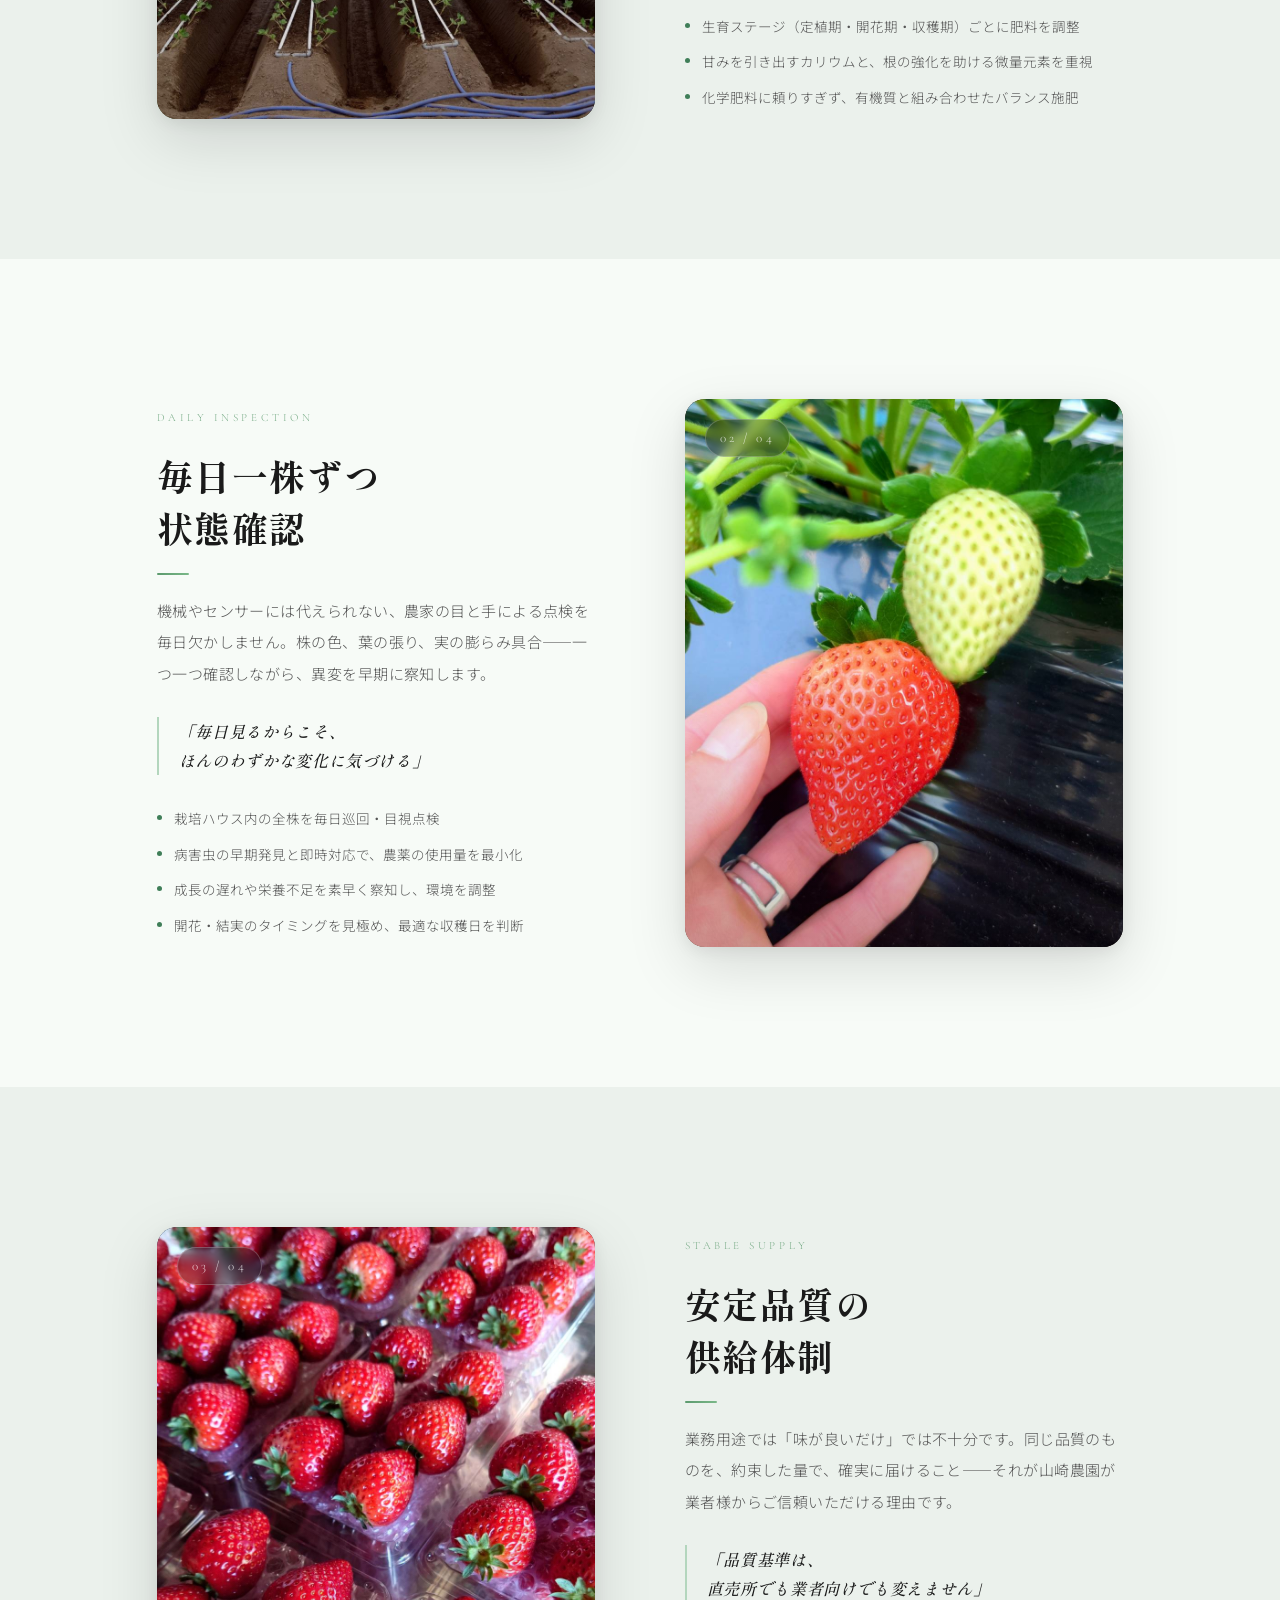
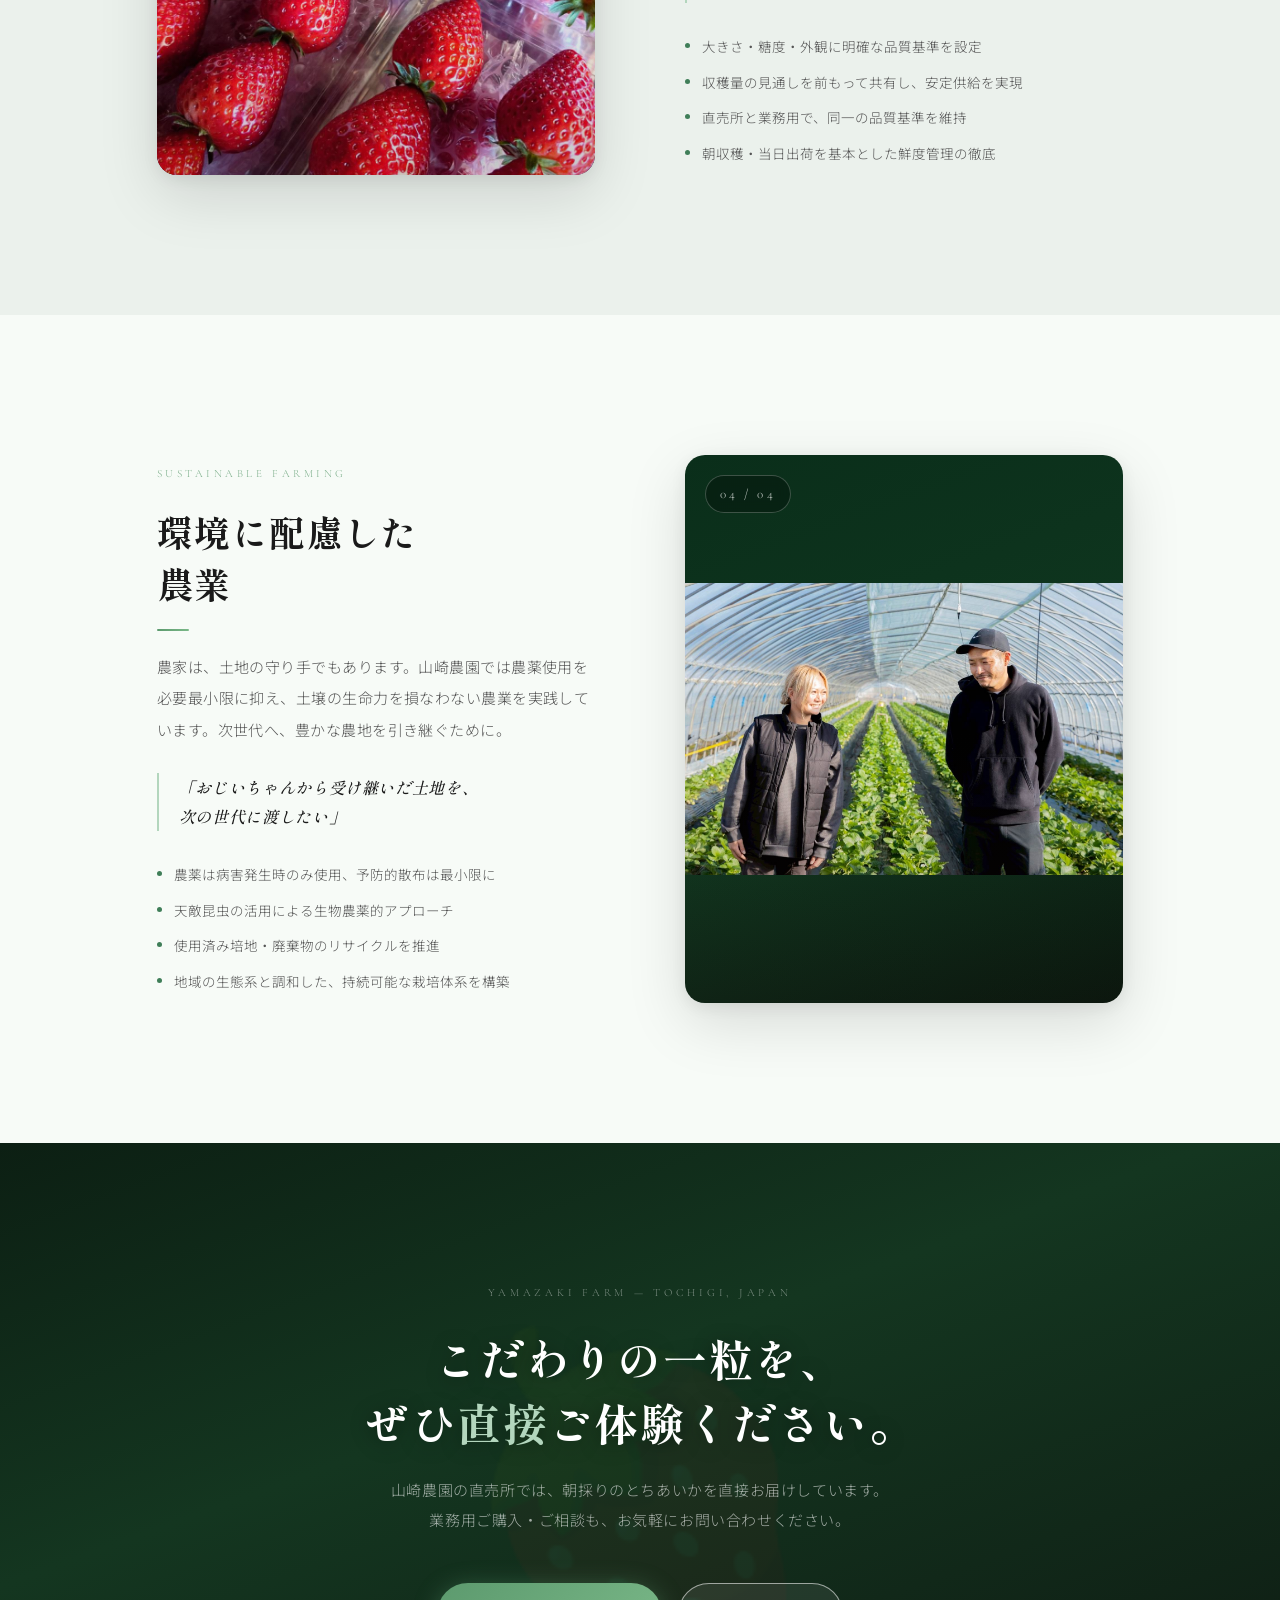
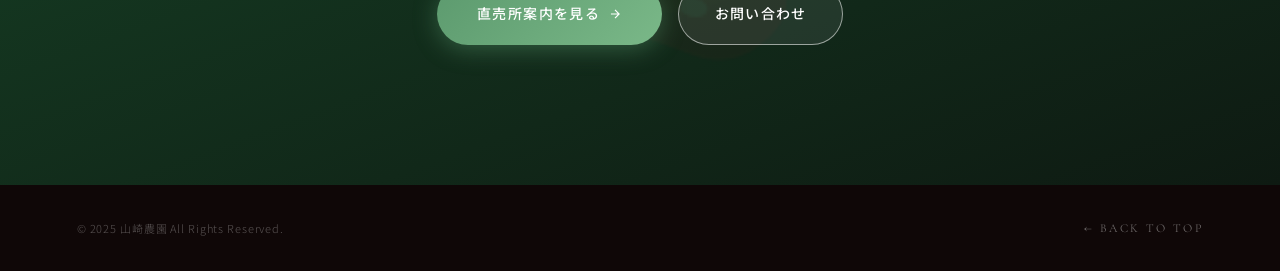
<file: 栽培へのこだわり/cultivation.html>
<!DOCTYPE html>
<html lang="ja">
<head>
  <meta charset="UTF-8">
  <meta name="viewport" content="width=device-width, initial-scale=1.0">
  <title>栽培へのこだわり | 山崎農園</title>
  <meta name="description" content="山崎農園のいちご栽培へのこだわり。徹底した肥料管理、毎日一株ずつの状態確認、安定品質の供給体制、環境に配慮した農業をご紹介します。">
  <link rel="preconnect" href="https://fonts.googleapis.com">
  <link rel="preconnect" href="https://fonts.gstatic.com" crossorigin>
  <link href="https://fonts.googleapis.com/css2?family=Shippori+Mincho:wght@400;500;600;700;800&family=Noto+Sans+JP:wght@300;400;500&family=Cormorant+Garamond:ital,wght@0,300;0,400;0,500;1,300;1,400&family=Zen+Maru+Gothic:wght@400;500;700&display=swap" rel="stylesheet">
  <link rel="stylesheet" href="style.css">
</head>
<body>

<!-- NAV -->
<nav id="main-nav" class="scrolled">
  <a href="../index.html" class="nav-logo">
    <svg class="nav-logo-icon" viewBox="0 0 28 30" fill="none" xmlns="http://www.w3.org/2000/svg" aria-hidden="true">
      <defs>
        <linearGradient id="nav-berry" x1="10" y1="10" x2="18" y2="28" gradientUnits="userSpaceOnUse">
          <stop offset="0%"   stop-color="#FF6B7A"/>
          <stop offset="45%"  stop-color="#E60033"/>
          <stop offset="100%" stop-color="#B8001F"/>
        </linearGradient>
        <radialGradient id="nav-shine" cx="38%" cy="28%" r="38%">
          <stop offset="0%"  stop-color="#fff" stop-opacity="0.28"/>
          <stop offset="100%" stop-color="#fff" stop-opacity="0"/>
        </radialGradient>
        <linearGradient id="nav-hull" x1="14" y1="6" x2="14" y2="13" gradientUnits="userSpaceOnUse">
          <stop offset="0%"  stop-color="#68D391"/>
          <stop offset="100%" stop-color="#2F855A"/>
        </linearGradient>
      </defs>
      <g opacity="0.92">
        <path d="M14 11.5C14 11.5 13.5 7.5 14 5.5C14.5 7.5 14 11.5 14 11.5Z" fill="url(#nav-hull)"/>
        <path d="M14 11C14 11 10.5 8.5 9.5 6.5C11.5 7.5 14 11 14 11Z" fill="url(#nav-hull)"/>
        <path d="M14 11C14 11 17.5 8.5 18.5 6.5C16.5 7.5 14 11 14 11Z" fill="url(#nav-hull)"/>
        <path d="M13.5 11.5C13.5 11.5 9 10 7.5 8.5C9.5 9 13.5 11.5 13.5 11.5Z" fill="url(#nav-hull)" opacity="0.75"/>
        <path d="M14.5 11.5C14.5 11.5 19 10 20.5 8.5C18.5 9 14.5 11.5 14.5 11.5Z" fill="url(#nav-hull)" opacity="0.75"/>
      </g>
      <path d="M14 12C9.5 12 6 15.5 6.5 20C7 24 10.5 28.5 14 29C17.5 28.5 21 24 21.5 20C22 15.5 18.5 12 14 12Z" fill="url(#nav-berry)"/>
      <ellipse cx="11.5" cy="18" rx="3.5" ry="4.5" fill="url(#nav-shine)"/>
      <g fill="rgba(255,255,255,0.55)">
        <circle cx="11.5" cy="17.5" r="0.85"/>
        <circle cx="14"   cy="15.5" r="0.85"/>
        <circle cx="16.5" cy="17.5" r="0.85"/>
        <circle cx="12.5" cy="21"   r="0.85"/>
        <circle cx="15.5" cy="21"   r="0.85"/>
        <circle cx="14"   cy="24.5" r="0.75"/>
      </g>
    </svg>
    <span class="nav-logo-text">
      <span class="nav-logo-ja">山崎農園</span>
      <span class="nav-logo-en">Yamazaki Farm</span>
    </span>
  </a>

  <ul class="nav-links">
    <li><a href="../とちあいかの魅力/tochiaika.html">とちあいかの魅力</a></li>
    <li><a href="../栽培へのこだわり/cultivation.html" class="is-current">こだわりの栽培</a></li>
    <li><a href="../朝採り直売所/chokubaijo.html">直売所</a></li>
    <li><a href="../採用情報/recruit.html">採用情報</a></li>
  </ul>

  <button class="nav-hamburger" id="navHamburger" aria-label="メニューを開く" aria-expanded="false" aria-controls="mobileMenu">
    <span class="nav-hamburger-line"></span>
    <span class="nav-hamburger-line"></span>
    <span class="nav-hamburger-line"></span>
  </button>
</nav>

<!-- モバイルメニュー -->
<div id="mobileMenuBackdrop" aria-hidden="true"></div>
<aside id="mobileMenu" aria-hidden="true" role="dialog" aria-label="ナビゲーションメニュー">

  <!-- ヘッダー行 -->
  <div class="mm-header-row">
    <div class="mm-header-left">
      <span class="mm-header-label">MENU</span>
      <span class="mm-header-line"></span>
      <span class="mm-header-brand">YAMAZAKI FARM</span>
    </div>
    <button class="mm-close-btn" id="mobileMenuClose" aria-label="メニューを閉じる"></button>
  </div>

  <!-- ナビリスト -->
  <ul class="mm-nav-list">
    <li><a href="../index.html"             data-menu-link><span class="mm-n">00</span>ホーム</a></li>
    <li><a href="../とちあいかの魅力/tochiaika.html"     data-menu-link><span class="mm-n">01</span>とちあいかの魅力</a></li>
    <li><a href="./cultivation.html" class="mm-current"  data-menu-link><span class="mm-n">02</span>こだわりの栽培</a></li>
    <li><a href="../朝採り直売所/chokubaijo.html"         data-menu-link><span class="mm-n">03</span>直売所</a></li>
    <li><a href="../採用情報/recruit.html"               data-menu-link><span class="mm-n">04</span>採用情報</a></li>
  </ul>

  <!-- ブランドロゴ -->
  <div class="mm-brand-visual">
    <img src="yamazaki_logo_chars.png" alt="苺のやまざき YAMAZAKI FARM" loading="lazy">
  </div>

  <!-- 電話番号 -->
  <a href="tel:09041214132" class="mm-tel-link">
    <svg width="15" height="15" viewBox="0 0 24 24" fill="none" stroke="currentColor" stroke-width="1.8" stroke-linecap="round" stroke-linejoin="round" aria-hidden="true">
      <path d="M22 16.92v3a2 2 0 0 1-2.18 2 19.79 19.79 0 0 1-8.63-3.07A19.5 19.5 0 0 1 4.13 11.9a19.79 19.79 0 0 1-3.07-8.67A2 2 0 0 1 3.04 1h3a2 2 0 0 1 2 1.72c.13.96.34 1.9.61 2.81a2 2 0 0 1-.45 2.11L7.09 8.75a16 16 0 0 0 6 6l1.11-1.11a2 2 0 0 1 2.11-.45c.91.27 1.85.48 2.81.61A2 2 0 0 1 21 16.92z"/>
    </svg>
    <div class="mm-tel-body">
      <span class="mm-tel-label">お電話でのお問い合わせ</span>
      <span class="mm-tel-num">090-4121-4132</span>
    </div>
  </a>

  <!-- Instagram -->
  <a href="https://www.instagram.com/ichigo_no_yamazaki/" target="_blank" rel="noopener" class="mm-ig-link">
    <svg width="14" height="14" viewBox="0 0 24 24" fill="none" stroke="currentColor" stroke-width="1.8" stroke-linecap="round" stroke-linejoin="round" aria-hidden="true">
      <rect x="2" y="2" width="20" height="20" rx="5" ry="5"/>
      <path d="M16 11.37A4 4 0 1 1 12.63 8 4 4 0 0 1 16 11.37z"/>
      <line x1="17.5" y1="6.5" x2="17.51" y2="6.5"/>
    </svg>
    @ichigo_no_yamazaki
  </a>

</aside>

<!-- ① HERO -->
<section id="cult-hero">
  <div class="cult-hero-bg"></div>
  <div class="cult-hero-overlay"></div>
  <div class="cult-hero-content">
    <div class="cult-hero-eyebrow">Cultivation Story — Yamazaki Farm</div>
    <h1 class="cult-hero-title">
      栽培への<em>こだわり</em>、<br>
      その理由。
    </h1>
    <p class="cult-hero-sub">
      一粒一粒と向き合う日々の積み重ねが、<br>
      最高のいちごを生み出します。
    </p>
  </div>
  <div class="cult-hero-scroll">
    <span>Scroll</span>
    <div class="cult-scroll-line"></div>
  </div>
</section>

<!-- ② 導入文 -->
<section id="cult-intro">
  <div class="reveal">
    <span class="intro-label">Our Philosophy</span>
  </div>
  <h2 class="intro-title reveal reveal-delay-1">
    農家として、<br>
    妥協しないことを<br>誓っています。
  </h2>
  <div class="intro-divider reveal reveal-delay-2"></div>
  <p class="intro-body reveal reveal-delay-3">
    山崎農園が目指すのは、「ただ育てること」ではありません。<br>
    土壌の声を聞き、植物の状態を読み取り、気候と対話しながら、<br>
    最良のタイミングで最良のいちごをお届けする——<br><br>
    そのための技術と情熱を、私たちは日々磨き続けています。
  </p>

  <div class="intro-quote-card reveal reveal-delay-3">
    <p class="intro-quote-text">
      一粒一粒に向き合い、<br>
      最高のいちごを育てるための<br>
      <em>4つのこだわり</em>があります。
    </p>
    <span class="intro-quote-attr">— Our Four Principles</span>
  </div>
</section>

<!-- 4つのこだわりサマリーカード -->
<div class="cult-highlight-grid">
  <div class="cult-highlight-card reveal">
    <div class="cult-highlight-num">01 / Fertilizer</div>
    <h3 class="cult-highlight-title">徹底した肥料管理</h3>
    <p class="cult-highlight-desc">土壌分析にもとづいた、生育ステージごとの最適な施肥設計。</p>
  </div>
  <div class="cult-highlight-card reveal reveal-delay-1">
    <div class="cult-highlight-num">02 / Inspection</div>
    <h3 class="cult-highlight-title">毎日一株ずつ状態確認</h3>
    <p class="cult-highlight-desc">機械に頼らず、農家の目と手で全株を毎日見守ります。</p>
  </div>
  <div class="cult-highlight-card reveal reveal-delay-2">
    <div class="cult-highlight-num">03 / Supply</div>
    <h3 class="cult-highlight-title">安定品質の供給体制</h3>
    <p class="cult-highlight-desc">直売所と業務用、同じ基準。約束した量を確実に。</p>
  </div>
  <div class="cult-highlight-card reveal reveal-delay-3">
    <div class="cult-highlight-num">04 / Sustainable</div>
    <h3 class="cult-highlight-title">環境に配慮した農業</h3>
    <p class="cult-highlight-desc">必要最小限の農薬、生物的アプローチ、次世代への土地。</p>
  </div>
</div>

<!-- FULL-WIDTH IMAGE BREAK 1 -->
<div class="cult-fullwidth-img" id="fw1">
  <div style="width:100%;height:100%;background:linear-gradient(135deg,#2c1a0e 0%,#3d2415 40%,#1a1a0a 100%);display:flex;align-items:center;justify-content:center;">
    <div class="img-placeholder">
      <span><img src="./kodawari3.jpg"></span>
    </div>
  </div>
  <div class="cult-fullwidth-img-overlay"></div>
  <div class="cult-fullwidth-caption reveal">
    <span>Yamazaki Farm Fields</span>
    <p>土から生まれる、<br>最高の甘さ。</p>
  </div>
</div>

<!-- ③ 徹底した肥料管理 -->
<section class="cult-section">
  <div class="cult-section-inner">
    <div class="cult-img-block reveal-left">
      <span class="cult-img-num">01 / 04</span>
      <div style="width:100%;height:100%;background:linear-gradient(160deg,#1a2e1a 0%,#2d4a1e 60%,#0f1a0f 100%);display:flex;align-items:center;justify-content:center;">
        <div class="img-placeholder">
          <div class="img-placeholder-emoji">🌿</div>
          <span><img src="./kodawari1.jpg"></span>
        </div>
      </div>
    </div>
    <div class="cult-text-block reveal-right">
      <span class="cult-section-label">Fertilizer Management</span>
      <h2 class="cult-section-title">徹底した<br>肥料管理</h2>
      <div class="cult-section-bar"></div>
      <p class="cult-section-body">
        良いいちごは、良い土壌から生まれます。山崎農園では、専門機関による定期的な土壌成分分析を実施し、いちごの生育ステージに合わせた最適な肥料設計を行っています。
      </p>
      <div class="cult-pull-quote">
        <p>「数値だけでなく、土の感触も<br>判断の大切な基準です」</p>
      </div>
      <ul class="cult-detail-list">
        <li>土壌成分を定期分析し、数値に基づいた施肥設計</li>
        <li>生育ステージ（定植期・開花期・収穫期）ごとに肥料を調整</li>
        <li>甘みを引き出すカリウムと、根の強化を助ける微量元素を重視</li>
        <li>化学肥料に頼りすぎず、有機質と組み合わせたバランス施肥</li>
      </ul>
    </div>
  </div>
</section>

<!-- ④ 毎日一株ずつ状態確認 -->
<section class="cult-section">
  <div class="cult-section-inner reverse">
    <div class="cult-img-block reveal-right">
      <span class="cult-img-num">02 / 04</span>
      <div style="width:100%;height:100%;background:linear-gradient(160deg,#2e1a0a 0%,#4a2e10 60%,#1a1008 100%);display:flex;align-items:center;justify-content:center;">
        <div class="img-placeholder">
          <span><img src="./kodawari2.jpg"></span>
        </div>
      </div>
    </div>
    <div class="cult-text-block reveal-left">
      <span class="cult-section-label">Daily Inspection</span>
      <h2 class="cult-section-title">毎日一株ずつ<br>状態確認</h2>
      <div class="cult-section-bar"></div>
      <p class="cult-section-body">
        機械やセンサーには代えられない、農家の目と手による点検を毎日欠かしません。株の色、葉の張り、実の膨らみ具合——一つ一つ確認しながら、異変を早期に察知します。
      </p>
      <div class="cult-pull-quote">
        <p>「毎日見るからこそ、<br>ほんのわずかな変化に気づける」</p>
      </div>
      <ul class="cult-detail-list">
        <li>栽培ハウス内の全株を毎日巡回・目視点検</li>
        <li>病害虫の早期発見と即時対応で、農薬の使用量を最小化</li>
        <li>成長の遅れや栄養不足を素早く察知し、環境を調整</li>
        <li>開花・結実のタイミングを見極め、最適な収穫日を判断</li>
      </ul>
    </div>
  </div>
</section>


<!-- ⑤ 安定品質の供給体制 -->
<section class="cult-section">
  <div class="cult-section-inner">
    <div class="cult-img-block reveal-left">
      <span class="cult-img-num">03 / 04</span>
      <div style="width:100%;height:100%;background:linear-gradient(160deg,#0a1a2e 0%,#102040 60%,#080f1a 100%);display:flex;align-items:center;justify-content:center;">
        <div class="img-placeholder">
          <div class="img-placeholder-emoji">📦</div>
          <span><img src="./kodawari5.jpg"></span>
        </div>
      </div>
    </div>
    <div class="cult-text-block reveal-right">
      <span class="cult-section-label">Stable Supply</span>
      <h2 class="cult-section-title">安定品質の<br>供給体制</h2>
      <div class="cult-section-bar"></div>
      <p class="cult-section-body">
        業務用途では「味が良いだけ」では不十分です。同じ品質のものを、約束した量で、確実に届けること——それが山崎農園が業者様からご信頼いただける理由です。
      </p>
      <div class="cult-pull-quote">
        <p>「品質基準は、<br>直売所でも業者向けでも変えません」</p>
      </div>
      <ul class="cult-detail-list">
        <li>大きさ・糖度・外観に明確な品質基準を設定</li>
        <li>収穫量の見通しを前もって共有し、安定供給を実現</li>
        <li>直売所と業務用で、同一の品質基準を維持</li>
        <li>朝収穫・当日出荷を基本とした鮮度管理の徹底</li>
      </ul>
    </div>
  </div>
</section>

<!-- ⑥ 環境に配慮した農業 -->
<section class="cult-section">
  <div class="cult-section-inner reverse">
    <div class="cult-img-block reveal-right">
      <span class="cult-img-num">04 / 04</span>
      <div style="width:100%;height:100%;background:linear-gradient(160deg,#0a2e1a 0%,#103820 60%,#081a0f 100%);display:flex;align-items:center;justify-content:center;">
        <div class="img-placeholder">
          <span><img src="recruit.jpg"></span>
        </div>
      </div>
    </div>
    <div class="cult-text-block reveal-left">
      <span class="cult-section-label">Sustainable Farming</span>
      <h2 class="cult-section-title">環境に配慮した<br>農業</h2>
      <div class="cult-section-bar"></div>
      <p class="cult-section-body">
        農家は、土地の守り手でもあります。山崎農園では農薬使用を必要最小限に抑え、土壌の生命力を損なわない農業を実践しています。次世代へ、豊かな農地を引き継ぐために。
      </p>
      <div class="cult-pull-quote">
        <p>「おじいちゃんから受け継いだ土地を、<br>次の世代に渡したい」</p>
      </div>
      <ul class="cult-detail-list">
        <li>農薬は病害発生時のみ使用、予防的散布は最小限に</li>
        <li>天敵昆虫の活用による生物農薬的アプローチ</li>
        <li>使用済み培地・廃棄物のリサイクルを推進</li>
        <li>地域の生態系と調和した、持続可能な栽培体系を構築</li>
      </ul>
    </div>
  </div>
</section>

<!-- ⑦ CTA -->
<section id="cult-cta">
  <div class="cta-inner">
    <p class="cta-label reveal">Yamazaki Farm — Tochigi, Japan</p>
    <h2 class="cta-title reveal reveal-delay-1">
      こだわりの一粒を、<br>
      ぜひ<em>直接</em>ご体験ください。
    </h2>
    <p class="cta-body reveal reveal-delay-2">
      山崎農園の直売所では、朝採りのとちあいかを直接お届けしています。<br>
      業務用ご購入・ご相談も、お気軽にお問い合わせください。
    </p>
    <div class="cta-btns reveal reveal-delay-3">
      <a href="../index.html#shop" class="btn-cta-primary">
        <span>直売所案内を見る</span>
        <svg width="14" height="14" viewBox="0 0 24 24" fill="none" stroke="currentColor" stroke-width="2"><path d="M5 12h14M12 5l7 7-7 7"/></svg>
      </a>
      <a href="../index.html#contact" class="btn-cta-ghost">
        お問い合わせ
      </a>
    </div>
  </div>
</section>

<!-- FOOTER (minimal) -->
<footer class="cult-footer">
  <span class="cult-footer-copy">© 2025 山崎農園 All Rights Reserved.</span>
  <a href="../index.html" class="cult-footer-back">← Back to Top</a>
</footer>

<!-- BACK TO TOP -->
<a href="#" class="back-top" id="backTop" aria-label="ページトップへ戻る">
  <svg width="16" height="16" viewBox="0 0 24 24" fill="none" stroke="currentColor" stroke-width="2"><path d="M18 15l-6-6-6 6"/></svg>
</a>

<!-- フローティング お問い合わせボタン（スマホ用） -->
<a href="../index.html#contact" class="fab-contact" id="fabContact" aria-label="お問い合わせへ移動">
  <span class="fab-contact-icon" aria-hidden="true">
    <svg viewBox="0 0 24 24" fill="none" stroke="currentColor" stroke-width="1.7" stroke-linecap="round" stroke-linejoin="round">
      <rect x="3" y="5" width="18" height="14" rx="2.5"/>
      <path d="M3.5 6.5l8.5 6.5 8.5-6.5"/>
    </svg>
  </span>
  <span class="fab-contact-text">お問い合わせ</span>
</a>
<script src="script.js"></script>
</body>
</html>
</file>
